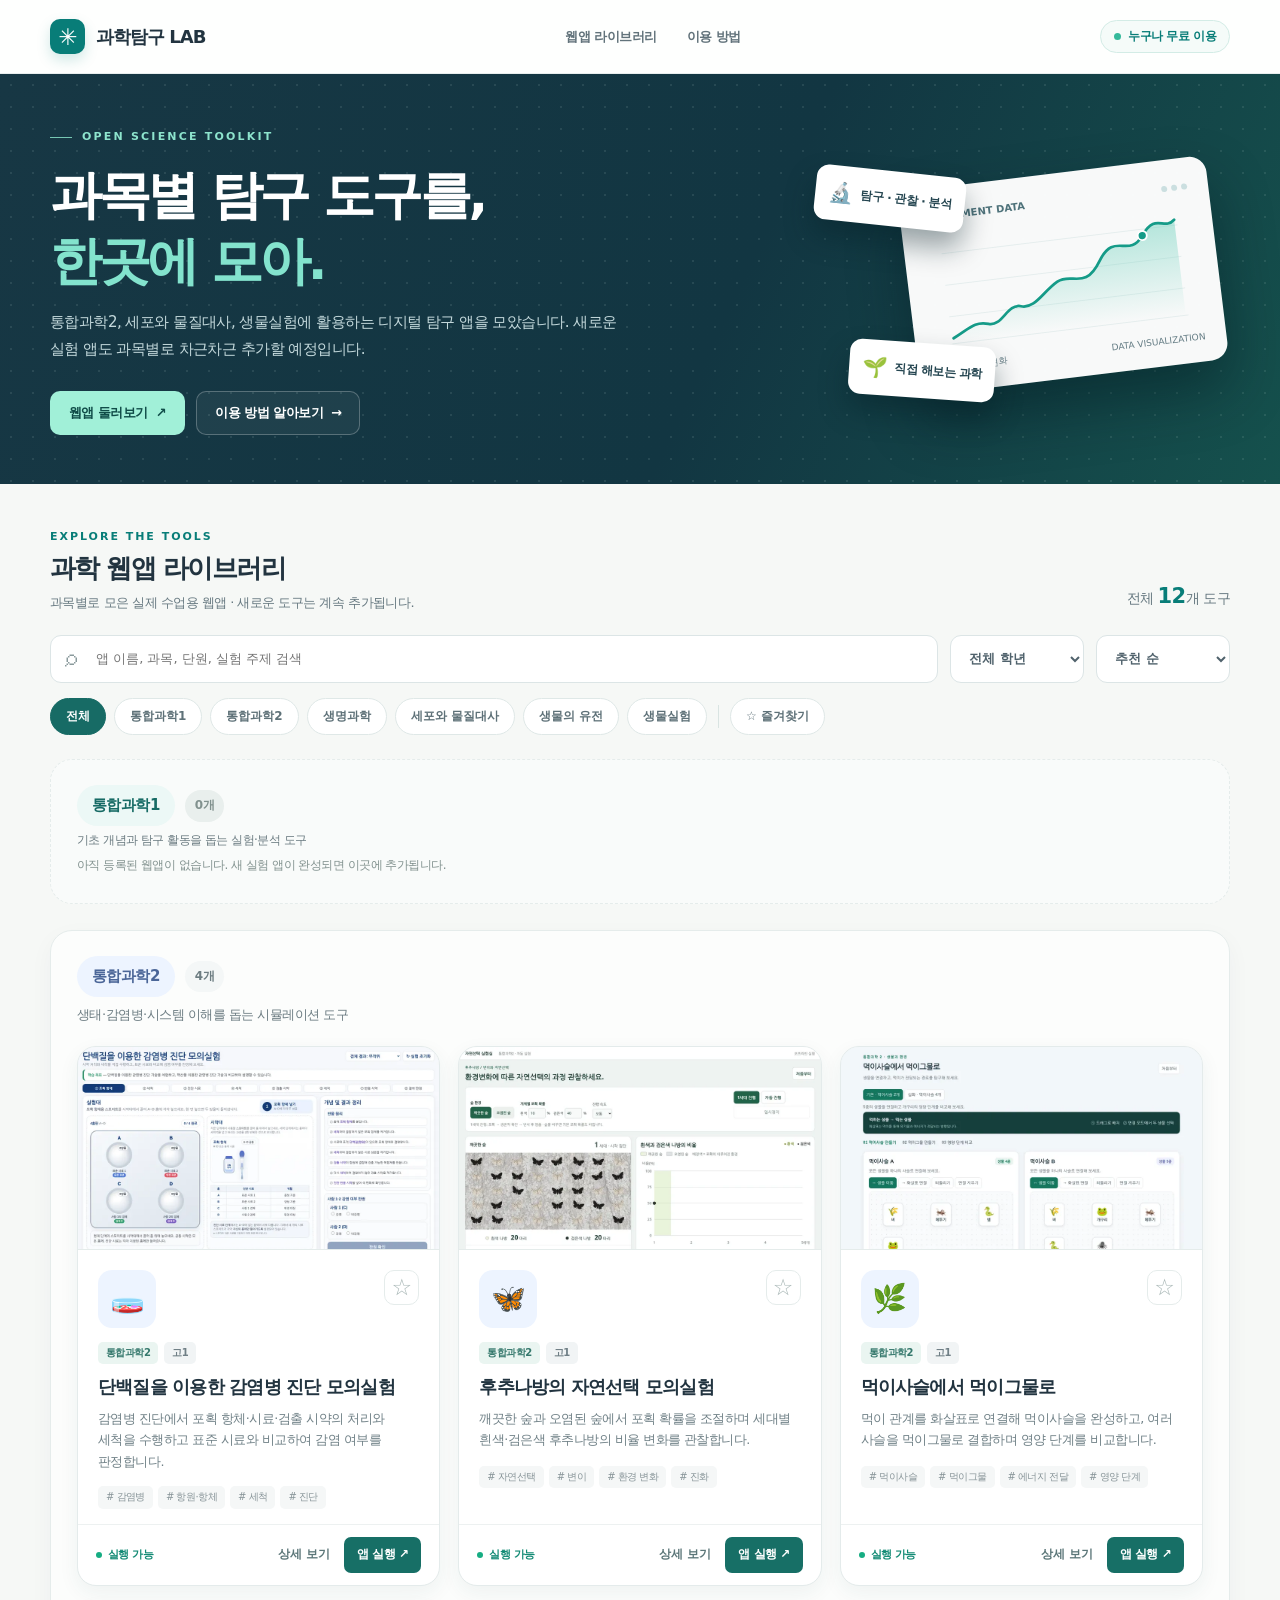
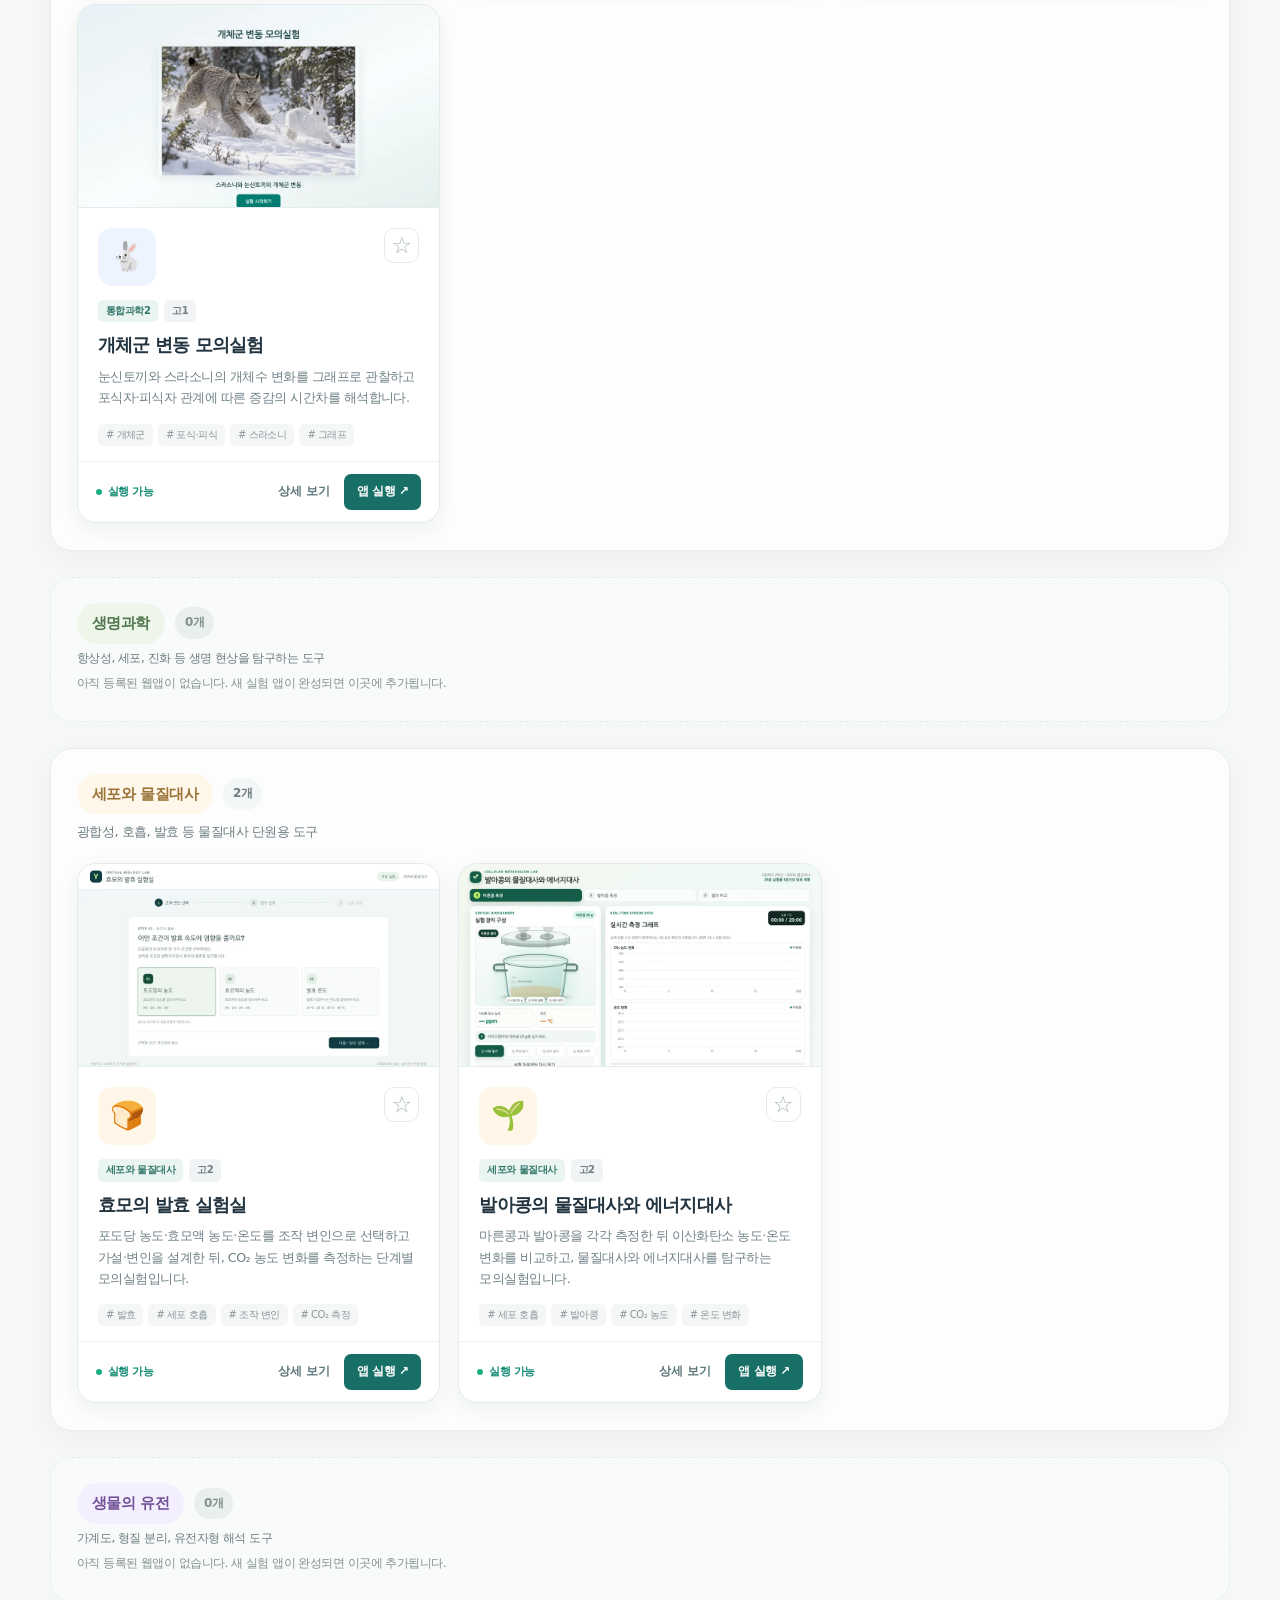
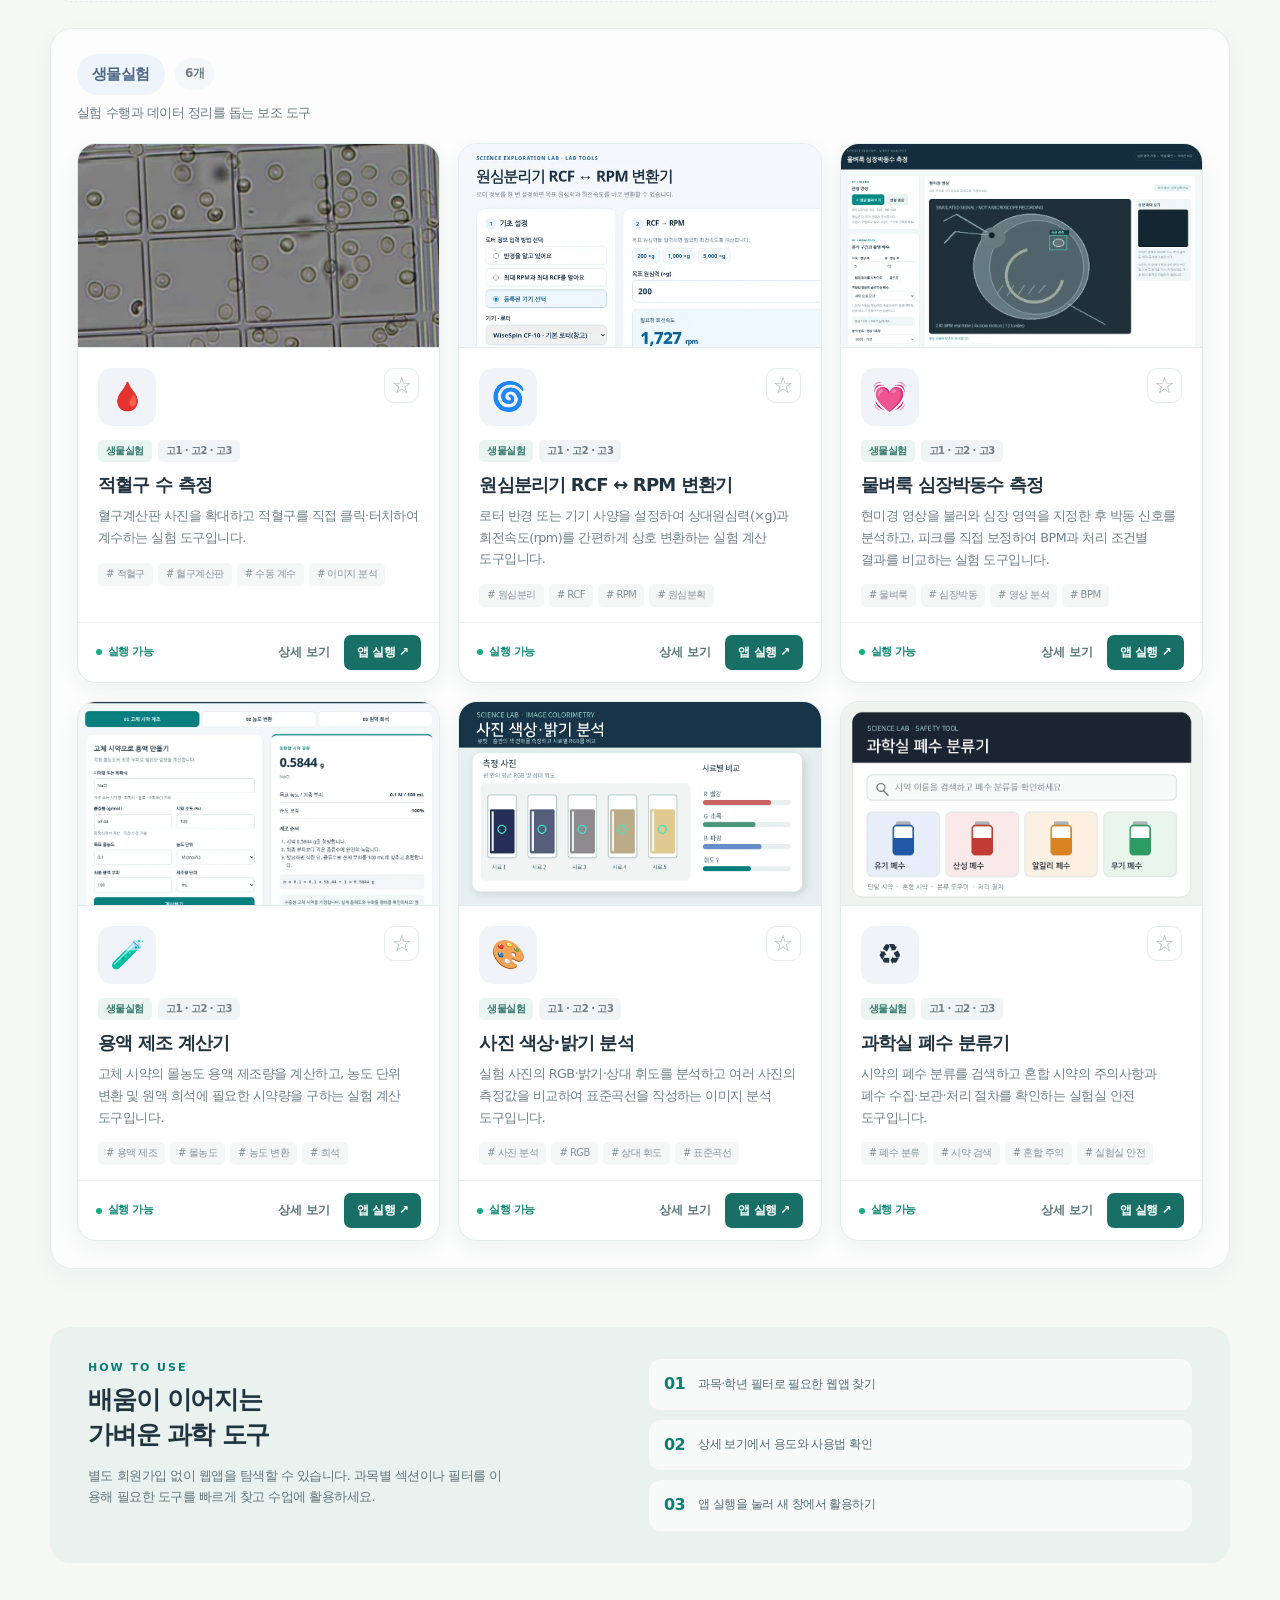
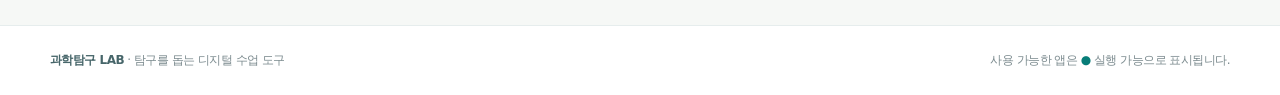
<file: index.html>
<!doctype html>
<html lang="ko">
<head>
  <meta charset="utf-8">
  <meta name="viewport" content="width=device-width,initial-scale=1">
  <meta name="description" content="수업에 활용하는 과학 웹앱을 한곳에서 찾고 실행하는 공개형 디지털 탐구 도구 라이브러리">
  <meta name="theme-color" content="#12333d">
  <title>과학탐구 LAB | 웹앱 라이브러리</title>
  <link rel="stylesheet" href="styles.css">
  <script defer src="apps-data.js"></script>
  <script defer src="portal.js"></script>
</head>
<body>
  <header class="site-header">
    <div class="wrap head-inner">
      <a class="brand" href="index.html" aria-label="포털 홈"><span class="brand-mark" aria-hidden="true">✳</span><span id="brandName">과학탐구 <span class="suffix">LAB</span></span></a>
      <nav class="head-links" aria-label="주 메뉴"><a href="#library">웹앱 라이브러리</a><a href="#guide">이용 방법</a></nav>
      <span class="head-status"><span class="dot"></span> 누구나 무료 이용</span>
    </div>
  </header>
  <section class="hero" aria-labelledby="heroTitle">
    <div class="wrap">
      <div class="hero-copy">
        <span class="eyebrow">OPEN SCIENCE TOOLKIT</span>
        <h1 id="heroTitle">과목별 탐구 도구를,<br><span class="accent">한곳에 모아.</span></h1>
        <p id="heroIntro">실험 데이터를 분석하고, 보이지 않는 현상을 시뮬레이션하며, 탐구의 질문을 넓혀가는 웹앱 모음입니다.</p>
        <div class="hero-buttons"><a class="btn btn-primary" href="#library">웹앱 둘러보기 <span aria-hidden="true">↗</span></a><a class="btn btn-ghost" href="#guide">이용 방법 알아보기 <span aria-hidden="true">→</span></a></div>
      </div>
      <div class="hero-art" aria-hidden="true">
        <div class="graph-card">
          <div class="topline"><span>EXPERIMENT DATA</span><span class="mini-pills"><i></i><i></i><i></i></span></div>
          <svg viewBox="0 0 270 130" role="presentation">
            <defs><linearGradient id="fillGraph" x1="0" x2="0" y1="0" y2="1"><stop offset="0" stop-color="#61cdb7" stop-opacity=".45"/><stop offset="1" stop-color="#61cdb7" stop-opacity="0"/></linearGradient></defs>
            <g stroke="#e5eeee" stroke-width="1"><line x1="5" y1="20" x2="267" y2="20"/><line x1="5" y1="55" x2="267" y2="55"/><line x1="5" y1="90" x2="267" y2="90"/><line x1="5" y1="120" x2="267" y2="120"/></g>
            <path d="M7 114 C25 106 32 98 47 103 S70 83 85 88 S111 75 128 66 S157 80 177 49 S209 51 227 27 S251 25 264 14 L264 120 L7 120Z" fill="url(#fillGraph)"/>
            <path d="M7 114 C25 106 32 98 47 103 S70 83 85 88 S111 75 128 66 S157 80 177 49 S209 51 227 27 S251 25 264 14" stroke="#159b88" stroke-width="3" fill="none" stroke-linecap="round"/>
            <circle cx="227" cy="27" r="5" fill="#159b88" stroke="white" stroke-width="2"/>
          </svg>
          <div class="bottomline"><span>시간에 따른 변화</span><span>DATA VISUALIZATION</span></div>
        </div>
        <div class="float-chip"><b>🔬</b> 탐구 · 관찰 · 분석</div>
        <div class="float-chip float-chip2"><b>🌱</b> 직접 해보는 과학</div>
      </div>
    </div>
  </section>
  <main class="wrap main" id="library">
    <div class="section-head">
      <div><div class="overline">EXPLORE THE TOOLS</div><h2>과학 웹앱 라이브러리</h2><p id="sectionSub">과목별 섹션 또는 필터를 이용해 필요한 웹앱을 찾아 수업에 활용해 보세요.</p></div>
      <div class="count">전체 <strong id="totalCount">0</strong>개 도구</div>
    </div>
    <div class="notice" id="setupNotice" hidden><span class="ico" aria-hidden="true">ⓘ</span><div><strong>포털 시작용 예시 목록입니다.</strong> 실제 앱은 아직 연결되지 않았습니다. 관리 화면에서 HTML 경로나 웹주소를 등록하면 앱 실행 버튼이 활성화됩니다.</div></div>
    <div class="toolbar">
      <div class="search-wrap"><input id="search" class="search" type="search" autocomplete="off" aria-label="웹앱 검색" placeholder="앱 이름, 과목, 단원, 실험 주제 검색"></div>
      <select id="gradeSelect" aria-label="학년 선택"><option value="all">전체 학년</option><option value="고1">고1</option><option value="고2">고2</option><option value="고3">고3</option></select>
      <select id="sortSelect" aria-label="정렬"><option value="default">추천 순</option><option value="name">이름 순</option><option value="ready">실행 가능 순</option></select>
    </div>
    <div class="filters" role="group" aria-label="과목 필터" id="filters">
      <button class="chip" type="button" data-subject="all" aria-pressed="true">전체</button>
      <button class="chip" type="button" data-subject="생명과학" aria-pressed="false">생명과학</button>
      <button class="chip" type="button" data-subject="통합과학" aria-pressed="false">통합과학</button>
      <button class="chip" type="button" data-subject="물리학" aria-pressed="false">물리학</button>
      <button class="chip" type="button" data-subject="실험 도구" aria-pressed="false">실험 도구</button>
      <span class="filter-divider"></span><button class="chip fav-filter" id="favoriteFilter" type="button" aria-pressed="false">☆ 즐겨찾기</button>
    </div>
    <div id="resultCount" class="sr-only" aria-live="polite"></div>
    <div class="cards" id="cards"></div>
    <div id="empty" class="empty" hidden><strong>검색 결과가 없습니다.</strong><div>다른 검색어나 분류로 다시 찾아보세요.</div><button class="manage-btn light" id="resetFilters" type="button">필터 초기화</button></div>
    <section class="guide-section" id="guide">
      <div class="guide-panel">
        <div><div class="overline">HOW TO USE</div><h2>배움이 이어지는<br>가벼운 과학 도구</h2><p>별도 회원가입 없이 웹앱을 탐색할 수 있습니다. 과목별 섹션이나 필터를 이용해 필요한 도구를 빠르게 찾고 수업에 활용하세요.</p></div>
        <div class="guide-steps"><div class="guide-item"><b>01</b> 과목·학년 필터로 필요한 웹앱 찾기</div><div class="guide-item"><b>02</b> 상세 보기에서 용도와 사용법 확인</div><div class="guide-item"><b>03</b> 앱 실행을 눌러 새 창에서 활용하기</div></div>
      </div>
    </section>
  </main>
  <footer class="site-footer"><div class="wrap foot-inner"><div><b id="footerName">과학탐구 LAB</b> · 탐구를 돕는 디지털 수업 도구</div><div>사용 가능한 앱은 <span class="footer-signal">●</span> 실행 가능으로 표시됩니다.</div></div></footer>
  <div id="modalBackdrop" class="modal-backdrop" hidden><div class="modal" role="dialog" aria-modal="true" aria-labelledby="modalTitle"><button type="button" class="modal-close" id="closeModal" aria-label="닫기">×</button><div id="modalContent"></div></div></div>
</body>
</html>
</file>
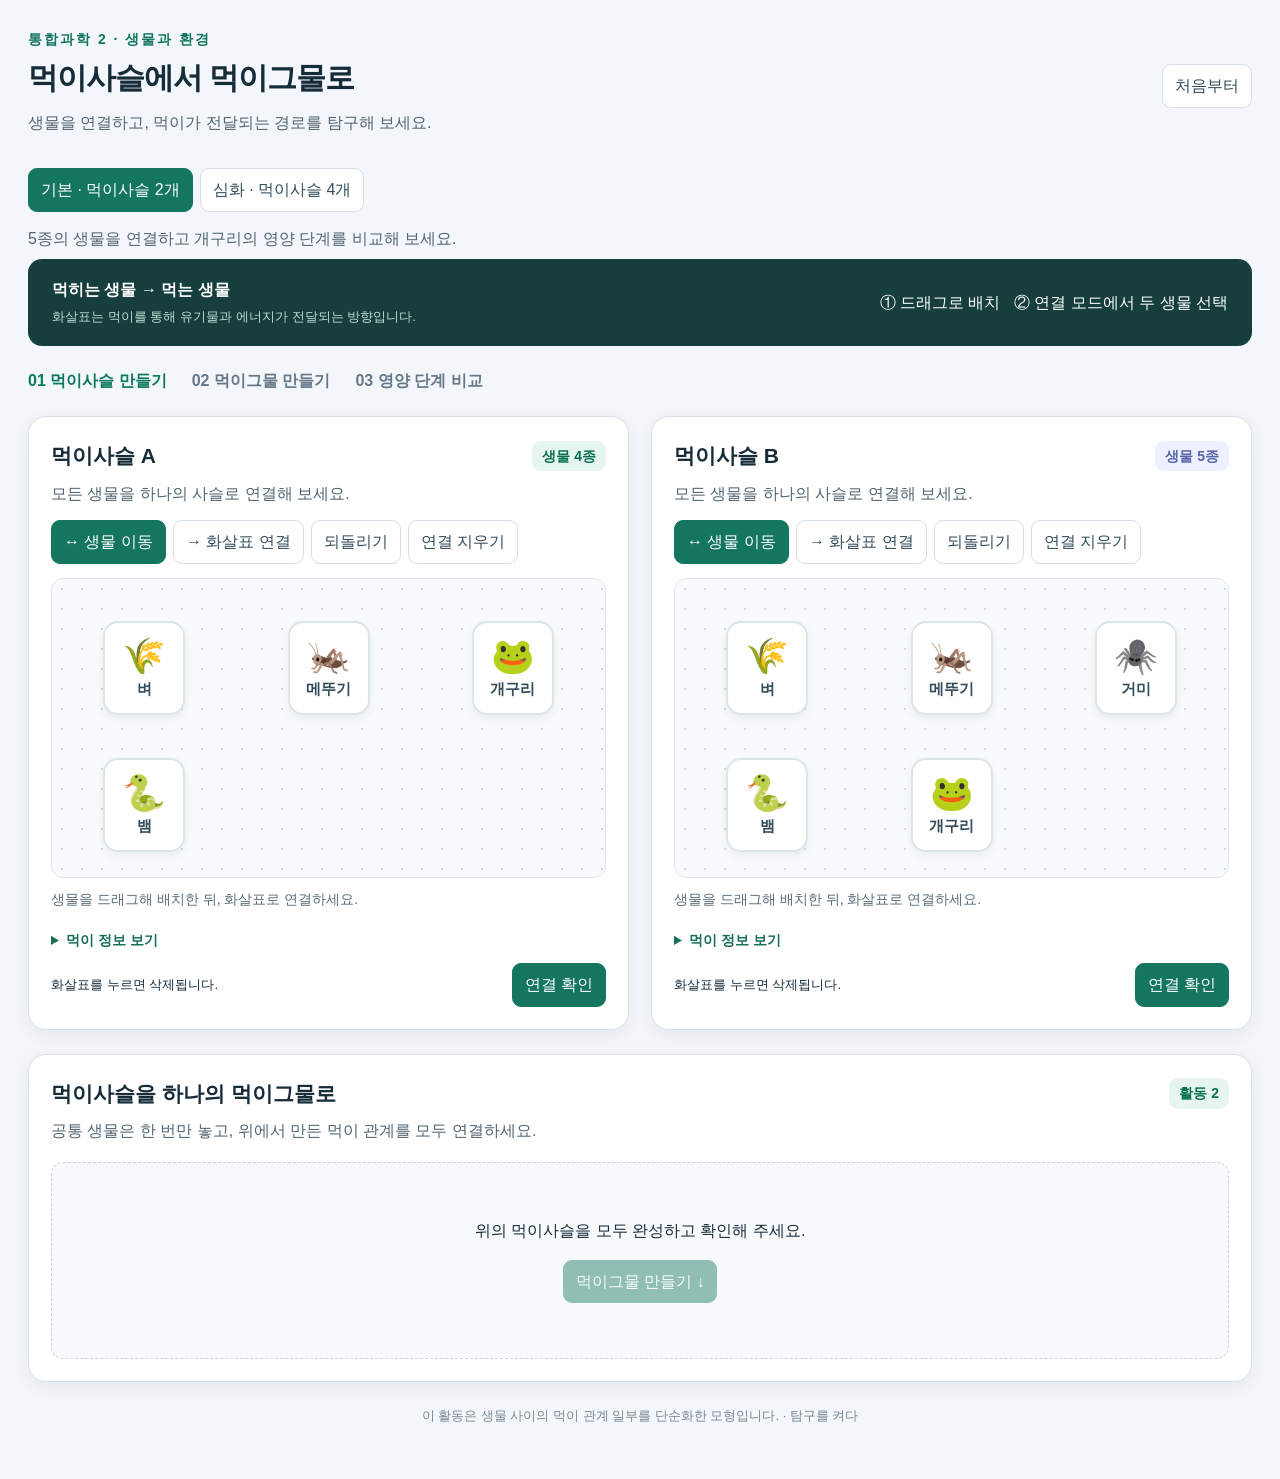
<file: apps/foodchain-foodweb/index.html>
<!doctype html><html lang="ko"><meta charset="utf-8"><meta name="viewport" content="width=device-width,initial-scale=1"><title>먹이사슬에서 먹이그물로</title><style>
*{box-sizing:border-box}body{margin:0;background:#f3f6fa;color:#172c39;font:16px/1.6 'Pretendard','Noto Sans KR',Arial,sans-serif}main{max-width:1320px;margin:auto;padding:28px}header{display:flex;justify-content:space-between;align-items:center;margin-bottom:24px}h1{font-size:30px;letter-spacing:-1px;margin:4px 0}h2{font-size:21px;margin:0}p{margin:8px 0;color:#526572}.eyebrow{color:#14755e;font-size:14px;font-weight:800;letter-spacing:2px}.intro{background:#153e3c;color:white;padding:18px 24px;border-radius:14px;display:flex;justify-content:space-between;gap:20px;align-items:center}.intro small{color:#b9ddd2}.steps{display:flex;gap:25px;margin:22px 0;font-weight:700;color:#667786}.steps span.active{color:#0c785d}.grid{display:grid;grid-template-columns:1fr 1fr;gap:22px}.panel{background:white;border:1px solid #dae2e8;border-radius:18px;padding:22px;box-shadow:0 5px 18px #132b4210}.paneltop{display:flex;align-items:center;justify-content:space-between}.badge{background:#e7f5ef;color:#087052;border-radius:9px;padding:4px 10px;font-size:14px;font-weight:700}.b .badge{background:#edf0ff;color:#5863a8}.toolbar{display:flex;gap:7px;flex-wrap:wrap;margin:14px 0}button,select{font:inherit;border:1px solid #d6dfe6;background:white;color:#334c5a;border-radius:9px;padding:8px 12px;cursor:pointer}button:hover{background:#eef5f5}button:focus-visible,select:focus-visible{outline:3px solid #eab64b;outline-offset:2px}button.on,button.primary{background:#14765f;color:white;border-color:#14765f}button:disabled{opacity:.45;cursor:not-allowed}.board{height:300px;position:relative;background-color:#f8fafc;background-image:radial-gradient(#cfdae1 1px,transparent 1px);background-size:20px 20px;border:1px solid #e0e7ed;border-radius:12px;overflow:hidden;touch-action:none}.board svg{position:absolute;width:100%;height:100%;inset:0}.animal{position:absolute;width:82px;height:94px;background:white;border:2px solid #dce5e7;border-radius:15px;display:flex;align-items:center;justify-content:center;flex-direction:column;box-shadow:0 4px 8px #132b4210;padding:3px;touch-action:none;user-select:none;cursor:grab}.animal .icon{font-size:35px;line-height:1.2}.animal strong{font-size:15px}.animal.selected{border-color:#e8ad2f;background:#fff8df;box-shadow:0 0 0 3px #f7d88155}.animal.dim{opacity:.3}.animal em{font-size:12px;font-style:normal;color:#086b52}.feedback{min-height:29px;font-size:14px;margin-top:10px;color:#596d79}.feedback.good{color:#087052;font-weight:700}.feedback.bad{color:#b0412b}.bottomrow{display:flex;align-items:center;justify-content:space-between;gap:10px}.web{margin-top:24px}.web .board{height:340px}.locked{padding:55px 20px;text-align:center;background:#f7f9fb;border:1px dashed #cad6dd;border-radius:12px;margin-top:18px}.hidden{display:none!important}.explore{margin-top:22px;border-top:1px solid #e0e7ed;padding-top:20px}.routebar{display:flex;gap:10px;flex-wrap:wrap;margin:14px 0}.question{background:#f0f7f4;border-radius:12px;padding:18px;margin-top:16px}.compare{display:grid;grid-template-columns:1fr 1fr;gap:16px}.answer{background:#fff;padding:15px;border:1px solid #d8e7df;border-radius:10px}textarea{width:100%;min-height:85px;padding:12px;border:1px solid #cddcd6;border-radius:9px;font:inherit;resize:vertical;margin-top:10px}details{font-size:14px;margin:12px 0}summary{cursor:pointer;color:#176e59;font-weight:700}.info{padding:12px;background:#f0f7f4;border-radius:10px}footer{font-size:13px;color:#788992;text-align:center;margin:24px}path.edge{cursor:pointer;pointer-events:stroke}#unlock{margin-top:16px}@media(max-width:800px){main{padding:16px}.grid,.compare{grid-template-columns:1fr}h1{font-size:25px}header{align-items:flex-start}.intro{display:block}.steps{font-size:14px;gap:12px}.panel{padding:15px}.board{height:310px}.animal{width:72px;height:88px}.animal .icon{font-size:30px}.web .board{height:370px}}
</style><main><header><div><div class="eyebrow">통합과학 2 · 생물과 환경</div><h1>먹이사슬에서 먹이그물로</h1><p>생물을 연결하고, 먹이가 전달되는 경로를 탐구해 보세요.</p></div><button id="reset">처음부터</button></header><div class="toolbar" id="levels"><button class="on" data-level="basic">기본 · 먹이사슬 2개</button><button data-level="advanced">심화 · 먹이사슬 4개</button></div><p id="levelnote">5종의 생물을 연결하고 개구리의 영양 단계를 비교해 보세요.</p><div class="intro"><div><b>먹히는 생물 → 먹는 생물</b><br><small>화살표는 먹이를 통해 유기물과 에너지가 전달되는 방향입니다.</small></div><div>① 드래그로 배치 &nbsp; ② 연결 모드에서 두 생물 선택</div></div><div class="steps"><span class="active" id="step1">01 먹이사슬 만들기</span><span id="step2">02 먹이그물 만들기</span><span id="step3">03 영양 단계 비교</span></div><div class="grid" id="chains"></div><section class="panel web"><div class="paneltop"><h2>먹이사슬을 하나의 먹이그물로</h2><span class="badge">활동 2</span></div><p>공통 생물은 한 번만 놓고, 위에서 만든 먹이 관계를 모두 연결하세요.</p><div id="locked" class="locked">위의 먹이사슬을 모두 완성하고 확인해 주세요.<br><button id="unlock" class="primary" disabled>먹이그물 만들기 ↓</button></div><div id="webwork" class="hidden"></div><div id="extra" class="question hidden"><b>새로운 먹이 정보</b><p>참새는 벼의 낟알뿐 아니라 메뚜기도 먹습니다. 먹이그물에 이 관계를 추가하고 다시 연결 확인을 눌러 보세요.</p></div><div id="explore" class="explore hidden"></div></section><footer>이 활동은 생물 사이의 먹이 관계 일부를 단순화한 모형입니다. · 탐구를 켜다</footer></main><script>
const animals={rice:['🌾','벼'],hopper:['🦗','메뚜기'],spider:['🕷️','거미'],frog:['🐸','개구리'],snake:['🐍','뱀'],sparrow:['🐦','참새'],mouse:['🐁','생쥐'],hawk:['🦅','매']};
const configs={basic:{A:['rice','hopper','frog','snake'],B:['rice','hopper','spider','frog','snake']},advanced:{A:['rice','hopper','frog','snake','hawk'],B:['rice','hopper','spider','frog','snake','hawk'],C:['rice','sparrow','hawk'],D:['rice','mouse','snake','hawk']}};
let level='basic',routes=configs.basic;const pair=r=>r.slice(1).map((v,i)=>r[i]+'>'+v);let expected={},boards={},activeRoute='all',revealed=false,webOpen=false,extraReady=false,analysisPaths=[],pathIndex=-1;const sessions={};
function ready(){return Object.keys(routes).every(k=>boards[k]?.valid)}
function requirements(){expected=Object.fromEntries(Object.entries(routes).map(([k,v])=>[k,pair(v)]));expected.W=[...new Set(Object.values(expected).flat())];if(extraReady)expected.W.push('hopper>sparrow')}
function panel(id){return `<div class="toolbar"><button data-mode="move" class="on">↔ 생물 이동</button><button data-mode="link">→ 화살표 연결</button><button data-action="undo">되돌리기</button><button data-action="clear">연결 지우기</button></div><div class="board" id="board${id}"><svg aria-label="먹이 관계 화살표"></svg></div><div class="feedback" aria-live="polite">생물을 드래그해 배치한 뒤, 화살표로 연결하세요.</div><details><summary>먹이 정보 보기</summary><div class="info">이 모형에서 메뚜기는 벼의 잎을, 거미는 메뚜기를, 개구리는 메뚜기와 거미를, 뱀은 개구리를 먹습니다.${level==='advanced'?' 참새와 생쥐는 벼의 낟알을, 뱀은 생쥐도, 매는 참새와 뱀을 먹습니다.':''}</div></details><div class="bottomrow"><small>화살표를 누르면 삭제됩니다.</small><button class="primary" data-action="check">연결 확인</button></div>`}
function make(id,host,ids){host.innerHTML=panel(id);let b=boards[id]={id,host,ids,edges:[],mode:'move',selected:null,valid:false,positions:{},history:[]};b.el=host.querySelector('.board');let slots=ids.map((_,i)=>i).sort(()=>Math.random()-.5);ids.forEach((a,i)=>{let slot=slots[i],cols=id==='W'?5:3;b.positions[a]={x:(slot%cols+.5)/cols,y:slot<cols?.3:.76};let n=document.createElement('button');n.type='button';n.className='animal';n.dataset.animal=a;n.setAttribute('aria-label',animals[a][1]);n.innerHTML=`<span class="icon">${animals[a][0]}</span><strong>${animals[a][1]}</strong><em></em>`;b.el.append(n);n.addEventListener('click',()=>{if(b.mode==='link')select(b,a)});n.addEventListener('pointerdown',e=>{if(b.mode!=='move')return;e.preventDefault();n.setPointerCapture(e.pointerId);let r=b.el.getBoundingClientRect();const move=ev=>{b.positions[a]={x:Math.max(44,Math.min(r.width-44,ev.clientX-r.left))/r.width,y:Math.max(49,Math.min(r.height-49,ev.clientY-r.top))/r.height};draw(b)};n.onpointermove=move;n.onpointerup=n.onpointercancel=()=>{n.onpointermove=null};});n.addEventListener('keydown',e=>{if(b.mode==='move'&&['ArrowUp','ArrowDown','ArrowLeft','ArrowRight'].includes(e.key)){e.preventDefault();let p=b.positions[a];p.x=Math.max(.12,Math.min(.88,p.x+(e.key==='ArrowRight'?.03:e.key==='ArrowLeft'?-.03:0)));p.y=Math.max(.18,Math.min(.82,p.y+(e.key==='ArrowDown'?.04:e.key==='ArrowUp'?-.04:0)));draw(b)}})});host.querySelectorAll('[data-mode]').forEach(btn=>btn.onclick=()=>{b.mode=btn.dataset.mode;b.selected=null;host.querySelectorAll('[data-mode]').forEach(x=>x.classList.toggle('on',x===btn));msg(b,b.mode==='link'?'먹히는 생물을 먼저, 먹는 생물을 다음에 선택하세요.':'생물을 드래그하거나 방향키로 이동하세요.');draw(b)});host.querySelector('[data-action=undo]').onclick=()=>{if(b.history.length){b.edges=b.history.pop();changed(b)}};host.querySelector('[data-action=clear]').onclick=()=>{b.history.push([...b.edges]);b.edges=[];changed(b)};host.querySelector('[data-action=check]').onclick=()=>check(b);new ResizeObserver(()=>draw(b)).observe(b.el);draw(b)}
function msg(b,t,kind=''){let el=b.host.querySelector('.feedback');el.textContent=t;el.className='feedback '+kind}
function select(b,a){if(!b.selected){b.selected=a;msg(b,animals[a][1]+' → 다음으로 먹는 생물을 선택하세요.')}else{if(b.selected!==a){let edge=b.selected+'>'+a;if(!b.edges.includes(edge)){b.history.push([...b.edges]);b.edges.push(edge);changed(b)}}b.selected=null}draw(b)}
function changed(b){b.valid=false;b.selected=null;msg(b,'연결을 수정했어요. 완성하면 연결 확인을 눌러 주세요.');if(b.id==='W'){activeRoute='all';revealed=false;document.getElementById('explore').classList.add('hidden')}document.getElementById('unlock').disabled=!ready();draw(b)}
function check(b){let wrong=b.edges.filter(e=>!expected[b.id].includes(e)),missing=expected[b.id].filter(e=>!b.edges.includes(e));b.valid=!wrong.length&&!missing.length;if(wrong.length)msg(b,'먹이 정보와 화살표 방향을 다시 확인해 보세요. ('+wrong.length+'개 연결 검토 필요)','bad');else if(missing.length)msg(b,'지금 연결은 맞아요. '+missing.length+'개의 관계를 더 연결해 보세요.');else{msg(b,'✓ 완성했어요! 모든 먹이 관계가 올바르게 연결되었어요.','good');if(b.id==='W'){if(level==='advanced'&&!extraReady){extraReady=true;requirements();b.valid=false;document.getElementById('extra').classList.remove('hidden');msg(b,'✓ 네 사슬을 합쳤어요! 아래의 새 먹이 정보를 읽고 연결을 하나 추가하세요.','good')}else{document.getElementById('explore').classList.remove('hidden');document.getElementById('step3').classList.add('active');analysis()}}}document.getElementById('unlock').disabled=!ready()}
function draw(b){const w=b.el.clientWidth,h=b.el.clientHeight;let selectedEdges=b.id==='W'&&activeRoute!=='all'?pair(analysisPaths[pathIndex]||[]):null;let svg=b.el.querySelector('svg');svg.innerHTML=`<defs><marker id="arrow${b.id}" viewBox="0 0 10 10" refX="9" refY="5" markerWidth="7" markerHeight="7" orient="auto-start-reverse"><path d="M 0 0 L 10 5 L 0 10 z" fill="#278473"/></marker></defs>`;b.edges.forEach(edge=>{let [a,z]=edge.split('>'),p=b.positions[a],q=b.positions[z],dx=(q.x-p.x)*w,dy=(q.y-p.y)*h;let len=Math.hypot(dx,dy)||1;let start=Math.min(len*.3,Math.min(44/Math.max(Math.abs(dx/len),.001),50/Math.max(Math.abs(dy/len),.001))+3);let end=Math.min(len*.3,Math.min(44/Math.max(Math.abs(dx/len),.001),50/Math.max(Math.abs(dy/len),.001))+6);let path=document.createElementNS('http://www.w3.org/2000/svg','path');path.setAttribute('d',`M${p.x*w+dx/len*start},${p.y*h+dy/len*start} L${q.x*w-dx/len*end},${q.y*h-dy/len*end}`);path.setAttribute('stroke','#278473');path.setAttribute('stroke-width','3');path.setAttribute('fill','none');path.setAttribute('marker-end',`url(#arrow${b.id})`);path.setAttribute('class','edge');path.style.opacity=selectedEdges&&!selectedEdges.includes(edge)?'.16':'1';path.onclick=()=>{b.history.push([...b.edges]);b.edges=b.edges.filter(x=>x!==edge);changed(b)};svg.append(path)});b.el.querySelectorAll('.animal').forEach(n=>{let a=n.dataset.animal,p=b.positions[a];n.style.left=`${Math.max(n.offsetWidth/2,Math.min(w-n.offsetWidth/2,p.x*w))-n.offsetWidth/2}px`;n.style.top=`${Math.max(n.offsetHeight/2,Math.min(h-n.offsetHeight/2,p.y*h))-n.offsetHeight/2}px`;n.classList.toggle('selected',b.selected===a);let index=b.id==='W'&&activeRoute!=='all'?(analysisPaths[pathIndex]||[]).indexOf(a):-1;n.classList.toggle('dim',selectedEdges&&index<0);n.querySelector('em').textContent=revealed&&b.id==='W'&&index>=0?(index===0?'생산자':index+'차 소비자'):''})}

function init(){requirements();document.getElementById('chains').innerHTML=Object.keys(routes).map(id=>`<section class="panel ${id.toLowerCase()}"><div class="paneltop"><h2>먹이사슬 ${id}</h2><span class="badge">생물 ${routes[id].length}종</span></div><p>모든 생물을 하나의 사슬로 연결해 보세요.</p><div id="host${id}"></div></section>`).join('');Object.keys(routes).forEach(id=>make(id,document.getElementById('host'+id),routes[id]));}
function openWeb(){webOpen=true;document.getElementById('locked').classList.add('hidden');let host=document.getElementById('webwork');host.classList.remove('hidden');make('W',host,[...new Set(Object.values(routes).flat())]);let positions=level==='basic'?{rice:{x:.12,y:.5},hopper:{x:.34,y:.5},spider:{x:.55,y:.2},frog:{x:.7,y:.65},snake:{x:.9,y:.35}}:{rice:{x:.1,y:.5},hopper:{x:.31,y:.68},spider:{x:.5,y:.8},frog:{x:.69,y:.7},snake:{x:.86,y:.5},hawk:{x:.88,y:.15},sparrow:{x:.36,y:.16},mouse:{x:.62,y:.15}};boards.W.positions=positions;draw(boards.W);document.getElementById('step2').classList.add('active')}
function pathsTo(target){let found=[];function visit(path){let a=path.at(-1);if(a===target){found.push(path);return}for(let edge of boards.W.edges){let [from,to]=edge.split('>');if(from===a&&!path.includes(to))visit([...path,to])}}visit(['rice']);return found.sort((a,b)=>a.length-b.length)}
function analysis(){const host=document.getElementById('explore');host.innerHTML=`<div class="paneltop"><h2>먹이 경로와 영양 단계 분석</h2><span class="badge">활동 3</span></div><p>생물을 선택하고 각 경로를 비교해 보세요. 답을 선택한 뒤 확인하면 영양 단계가 표시됩니다.</p><div class="toolbar" id="targets"></div><div class="routebar" id="pathbuttons"></div><div id="pathquestion" class="question"></div><div class="question"><b>같은 생물의 영양 단계가 경로에 따라 달라지는 이유는 무엇인가요?</b><textarea id="reason" aria-label="분석 기록" placeholder="먹이가 되는 생물의 영양 단계와 연결하여 설명해 보세요."></textarea><details><summary>생각 정리 확인하기</summary><p>같은 생물이라도 먹이가 되는 생물의 영양 단계가 다르면 서로 다른 영양 단계에 놓일 수 있습니다. 먹이그물은 여러 먹이사슬이 공통 생물을 통해 연결된 것입니다.</p></details></div>`;let targets=level==='basic'?['frog']:['sparrow','frog','snake'];targets.forEach(a=>{let btn=document.createElement('button');btn.textContent=animals[a][0]+' '+animals[a][1];btn.onclick=()=>{host.querySelectorAll('#targets button').forEach(x=>x.classList.toggle('on',x===btn));showPaths(a)};host.querySelector('#targets').append(btn)});host.querySelector('#targets button').click()}
let analysisAnswers={};
function showPaths(target){analysisPaths=pathsTo(target);pathIndex=-1;activeRoute='all';revealed=false;let bar=document.getElementById('pathbuttons');bar.innerHTML='<button class="on">전체 보기</button>';bar.firstChild.onclick=()=>{activeRoute='all';pathIndex=-1;bar.querySelectorAll('button').forEach((b,i)=>b.classList.toggle('on',i===0));draw(boards.W)};analysisPaths.forEach((path,i)=>{let b=document.createElement('button');b.textContent='경로 '+(i+1);b.onclick=()=>{activeRoute='path';pathIndex=i;revealed=!!analysisAnswers[path.join('>')];bar.querySelectorAll('button').forEach(x=>x.classList.toggle('on',x===b));showQuestion(target,path);draw(boards.W)};bar.append(b)});document.getElementById('pathquestion').innerHTML=`<b>${animals[target][1]}까지 이어지는 경로 ${analysisPaths.length}개를 찾았어요.</b><p>위의 경로 버튼을 눌러 하나씩 분석해 보세요.</p>`;draw(boards.W)}
function showQuestion(target,path){let q=document.getElementById('pathquestion'),key=path.join('>'),n=path.length-1;q.innerHTML=`<b>${path.map(a=>animals[a][1]).join(' → ')}</b><p>이 경로에서 ${animals[target][1]}는 몇 차 소비자인가요?</p><select aria-label="소비자 단계"><option value="">선택하세요</option>${[1,2,3,4,5].map(i=>`<option value="${i}">${i}차 소비자</option>`).join('')}</select> <button class="primary">답 확인</button><div class="feedback" aria-live="polite"></div>`;let feedback=q.querySelector('.feedback');function correct(){revealed=true;analysisAnswers[key]=n;feedback.textContent=`✓ ${n}차 소비자 = 제${n+1}영양 단계입니다. 생산자는 제1영양 단계입니다.`;feedback.className='feedback good';draw(boards.W)}q.querySelector('button').onclick=()=>{if(+q.querySelector('select').value===n)correct();else{feedback.textContent='생산자 다음부터 1차, 2차… 차례대로 세어 보세요.';feedback.className='feedback bad'}};if(analysisAnswers[key]){q.querySelector('select').value=n;correct()}}
function snapshot(){sessions[level]={boards:Object.fromEntries(Object.entries(boards).map(([k,b])=>[k,{edges:[...b.edges],positions:structuredClone(b.positions),valid:b.valid}])),webOpen,extraReady,answers:analysisAnswers,reason:document.getElementById('reason')?.value||''}}
function switchLevel(next){snapshot();level=next;routes=configs[level];boards={};webOpen=false;extraReady=false;analysisAnswers={};activeRoute='all';pathIndex=-1;revealed=false;document.getElementById('webwork').innerHTML='';document.getElementById('webwork').classList.add('hidden');document.getElementById('locked').classList.remove('hidden');['extra','explore'].forEach(id=>document.getElementById(id).classList.add('hidden'));['step2','step3'].forEach(id=>document.getElementById(id).classList.remove('active'));document.querySelectorAll('[data-level]').forEach(b=>{b.classList.toggle('on',b.dataset.level===level);b.setAttribute('aria-pressed',b.dataset.level===level)});document.getElementById('levelnote').textContent=level==='basic'?'5종의 생물을 연결하고 개구리의 영양 단계를 비교해 보세요.':'8종의 생물로 네 사슬을 만들고, 참새·개구리·뱀의 영양 단계를 분석해 보세요.';init();let saved=sessions[level];if(saved){extraReady=saved.extraReady;requirements();analysisAnswers=saved.answers;if(saved.webOpen)openWeb();for(let [k,v] of Object.entries(saved.boards)){if(boards[k]){Object.assign(boards[k],v);draw(boards[k]);if(v.valid)msg(boards[k],'✓ 완성한 연결입니다.','good')}}if(extraReady)document.getElementById('extra').classList.remove('hidden');if(boards.W?.valid){document.getElementById('explore').classList.remove('hidden');document.getElementById('step3').classList.add('active');analysis();document.getElementById('reason').value=saved.reason}}document.getElementById('unlock').disabled=!ready()}
init();document.getElementById('unlock').onclick=()=>{openWeb();document.getElementById('webwork').scrollIntoView({behavior:'smooth',block:'center'})};document.querySelectorAll('[data-level]').forEach(b=>b.onclick=()=>{if(b.dataset.level!==level)switchLevel(b.dataset.level)});document.getElementById('reset').onclick=()=>{if(confirm('현재 버전의 연결과 답을 지우고 다시 시작할까요?')){snapshot();delete sessions[level];const current=level;level='_reset';switchLevel(current);delete sessions._reset}};
</script></html>
</file>
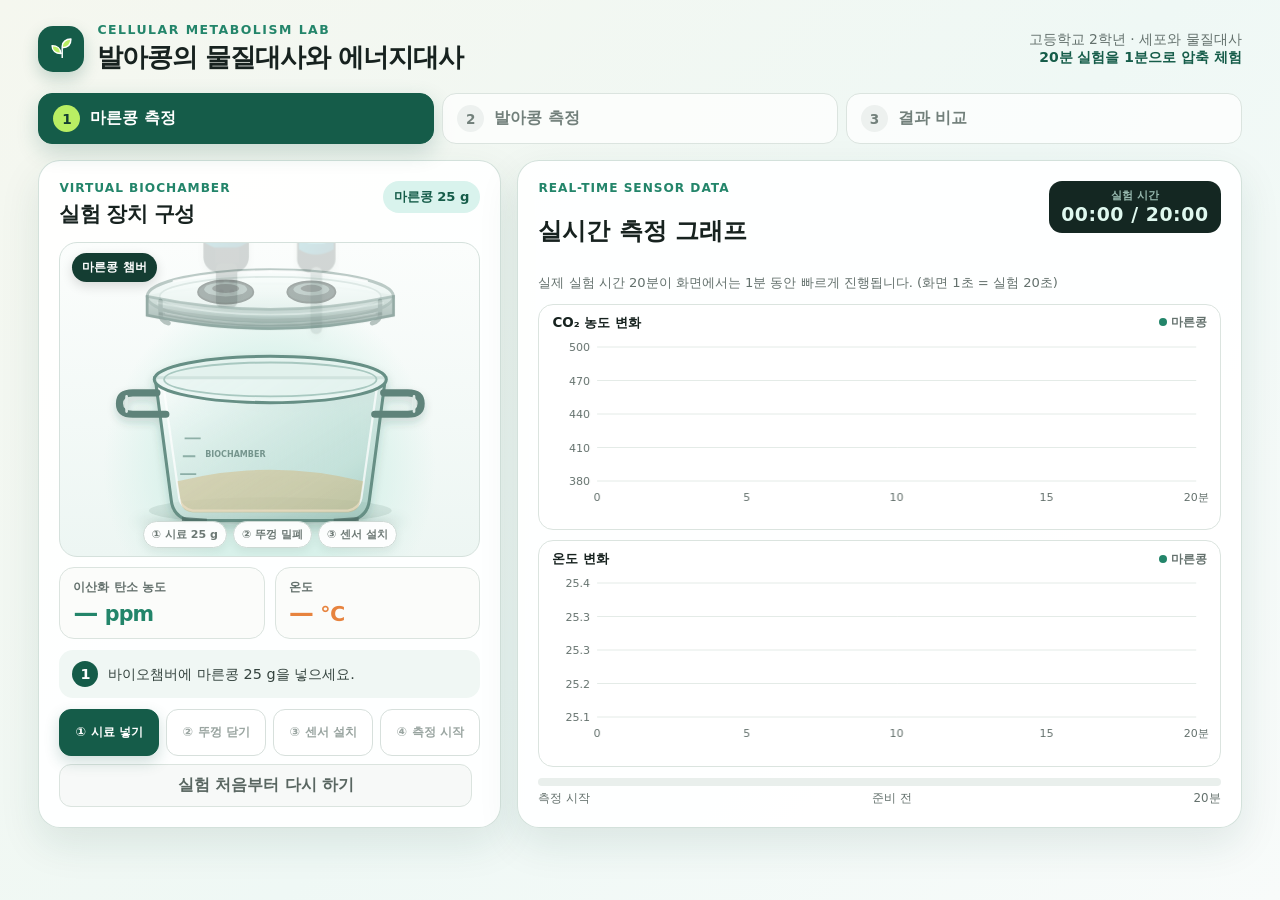
<file: apps/germinating-beans/index.html>
<!doctype html>
<html lang="ko">
<head>
  <meta charset="utf-8">
  <meta name="viewport" content="width=device-width,initial-scale=1">
  <meta name="description" content="마른콩과 발아콩의 이산화 탄소 농도 및 온도 변화를 비교하며 물질대사와 에너지대사를 체험하는 고등학교 생명과학 가상 실험실">
  <title>발아콩의 물질대사와 에너지대사 | 가상 실험실</title>
  <link rel="icon" type="image/svg+xml" href="data:image/svg+xml,%3Csvg xmlns='http://www.w3.org/2000/svg' viewBox='0 0 64 64'%3E%3Crect width='64' height='64' rx='16' fill='%2311473a'/%3E%3Cpath d='M33 48V28c0-9 7-15 17-15 0 10-5 18-17 18M31 39c-9 0-16-5-16-15 10 0 16 5 16 15Z' fill='%23b9ee63' stroke='%23fff' stroke-width='3' stroke-linejoin='round'/%3E%3C/svg%3E">
  <style>
    :root{--ink:#17221f;--muted:#64716d;--green:#155c49;--green2:#23856a;--lime:#b9ee63;--aqua:#d9f3ed;--cream:#f7f5ed;--paper:#fff;--line:#dbe4df;--orange:#e7833e;--blue:#2d79b7;--shadow:0 16px 40px rgba(23,66,55,.10);font-family:"Pretendard","Noto Sans KR",system-ui,-apple-system,sans-serif;color:var(--ink)}
    *{box-sizing:border-box} body{margin:0;background:linear-gradient(135deg,#f5f7ef 0,#eff8f5 54%,#f8fbfa 100%);min-height:100vh} button,input{font:inherit} button{cursor:pointer}
    .shell{max-width:1440px;margin:auto;padding:22px clamp(16px,3vw,44px) 48px}
    header{display:flex;align-items:center;justify-content:space-between;gap:18px;margin-bottom:18px}.brand{display:flex;gap:13px;align-items:center}.brand-mark{width:46px;height:46px;border-radius:15px;background:var(--green);display:grid;place-items:center;box-shadow:0 7px 16px rgba(21,92,73,.22)}.brand-mark svg{width:29px}.eyebrow{font-weight:800;color:var(--green2);font-size:.78rem;letter-spacing:.12em}.brand h1{font-size:clamp(1.23rem,2vw,1.8rem);margin:3px 0 0;letter-spacing:-.04em}.head-note{color:var(--muted);font-size:.87rem;text-align:right}.head-note strong{color:var(--green)}
    .stepper{display:grid;grid-template-columns:repeat(3,1fr);gap:8px;margin:0 0 16px}.step{position:relative;display:flex;align-items:center;gap:10px;padding:11px 14px;border:1px solid var(--line);border-radius:14px;background:rgba(255,255,255,.72);color:#72807b;font-weight:750}.step b{display:grid;place-items:center;width:27px;height:27px;border-radius:50%;background:#edf1ef;font-size:.85rem}.step.active{background:var(--green);color:#fff;border-color:var(--green);box-shadow:0 8px 22px rgba(21,92,73,.2)}.step.active b{background:var(--lime);color:#143d32}.step.done{border-color:#8fc9b8;color:var(--green)}.step.done b{background:#dcf4e9;color:var(--green)}
    .workspace{display:grid;grid-template-columns:minmax(390px,.78fr) minmax(510px,1.22fr);gap:16px;align-items:stretch}.card{background:rgba(255,255,255,.93);border:1px solid rgba(207,222,215,.9);border-radius:22px;box-shadow:var(--shadow)}
    .lab{padding:20px;display:flex;flex-direction:column;min-height:655px}.section-top{display:flex;align-items:start;justify-content:space-between;gap:15px}.kicker{margin:0 0 5px;color:var(--green2);font-size:.76rem;font-weight:850;letter-spacing:.08em}.section-top h2{margin:0;font-size:1.3rem;letter-spacing:-.035em}.sample-pill{padding:7px 11px;border-radius:999px;background:var(--aqua);color:var(--green);font-weight:800;font-size:.82rem;white-space:nowrap}
    .apparatus{position:relative;margin:14px 0 10px;height:315px;display:grid;place-items:center;background:radial-gradient(ellipse at 50% 72%,#d8f1ea 0 31%,transparent 56%),linear-gradient(180deg,#fbfdfc,#edf6f3);border:1px solid #d5e1dc;border-radius:18px;overflow:hidden}.apparatus:after{content:"";position:absolute;left:18%;right:18%;bottom:28px;height:12px;border-radius:50%;background:rgba(20,55,45,.15);filter:blur(6px)}.apparatus svg{width:min(455px,98%);height:304px;position:relative;z-index:1;overflow:visible}.sensor-unit{transform:translateY(-112px);opacity:.18;transition:transform .65s cubic-bezier(.2,.85,.25,1.15),opacity .35s}.sensor-unit.installed{transform:translateY(0);opacity:1}.lid-unit,.lid-front-rim{transform:translateY(-72px);opacity:.38;transition:transform .58s cubic-bezier(.2,.85,.25,1.12),opacity .3s}.lid-unit.closed,.lid-front-rim.closed{transform:translateY(0);opacity:1}.beans{opacity:0;transform:translateY(-42px);transition:transform .6s cubic-bezier(.25,.9,.35,1.25),opacity .25s}.beans.loaded{opacity:1;transform:translateY(0)}.sprouts{opacity:0;transition:opacity .35s}.apparatus.germinating .sprouts{opacity:1}.gas-bubble{opacity:0}.running .gas-bubble{animation:rise 2.6s infinite ease-in}.running .gas-bubble:nth-child(2){animation-delay:.8s}.running .gas-bubble:nth-child(3){animation-delay:1.6s}.sensor-led{animation:blink 1.7s infinite}.sample-flag{position:absolute;top:10px;left:12px;z-index:2;background:#143d32;color:white;border-radius:999px;padding:6px 10px;font-weight:800;font-size:.75rem;box-shadow:0 4px 12px rgba(0,0,0,.14);white-space:nowrap}.setup-status{position:absolute;left:12px;right:12px;bottom:8px;z-index:2;display:flex;justify-content:center;gap:6px;flex-wrap:wrap}.setup-chip{background:rgba(255,255,255,.94);border:1px solid #cdd9d4;color:#6d7975;border-radius:999px;padding:5px 8px;font-size:.69rem;font-weight:800;box-shadow:0 3px 10px rgba(21,51,42,.08)}.setup-chip.done{background:#6d7975;color:white;border-color:#6d7975}.setup-chip.done:before{content:"✓ ";color:#fff}@keyframes rise{0%{opacity:0;transform:translateY(8px)}30%{opacity:.8}100%{opacity:0;transform:translateY(-48px)}}@keyframes blink{50%{fill:#d8ff8c;filter:drop-shadow(0 0 5px #b9ee63)}}
    .live-row{display:grid;grid-template-columns:1fr 1fr;gap:10px}.readout{padding:11px 13px;border-radius:15px;border:1px solid var(--line);background:#fbfcfa}.readout .label{font-size:.77rem;color:var(--muted);font-weight:700}.readout .value{font-size:1.55rem;font-weight:850;letter-spacing:-.04em;margin-top:2px}.readout.co2 .value{color:var(--green2)}.readout.temp .value{color:var(--orange)}
    .controls{margin-top:auto}.instruction{display:flex;align-items:center;gap:10px;background:#f0f7f4;border-radius:14px;padding:11px 13px;margin:11px 0;color:#34433e;font-size:.9rem;line-height:1.45}.instruction .num{width:26px;height:26px;flex:0 0 auto;display:grid;place-items:center;border-radius:50%;background:var(--green);color:white;font-weight:800}.action-list{display:grid;grid-template-columns:repeat(4,1fr);gap:7px}.phase-btn{position:relative;border:1px solid #d7e0dc;background:#fff;color:#9aa5a1;padding:10px 7px;border-radius:12px;font-weight:800;min-height:47px;font-size:.78rem;transition:.18s}.phase-btn.current{background:var(--green);border-color:var(--green);color:#fff;box-shadow:0 6px 15px rgba(21,92,73,.2)}.phase-btn.current:hover:not(:disabled){background:#0d493a;transform:translateY(-1px)}.phase-btn.done{background:#e5e9e7;border-color:#d2d8d5;color:#64706c}.phase-btn.done:before{content:"✓ ";font-weight:950}.phase-btn:disabled{cursor:not-allowed}.control-footer{display:grid;grid-template-columns:1fr auto;gap:8px;margin-top:8px}.btn{border:1px solid var(--line);background:white;color:var(--ink);padding:10px 12px;border-radius:12px;font-weight:780;min-height:43px;transition:.18s}.btn:hover:not(:disabled){transform:translateY(-1px);border-color:#8dbfae}.btn:disabled{opacity:.45;cursor:not-allowed}.btn.primary{background:var(--green);color:white;border-color:var(--green)}.btn.primary:hover:not(:disabled){background:#0d493a}.btn.next{display:none}.btn.next.show{display:block}.btn.reset{color:#596661;background:#f7f9f8}
    .data{padding:20px;display:flex;flex-direction:column;min-width:0}.data-head{display:flex;justify-content:space-between;align-items:start;gap:16px}.clock{background:#142722;color:#dff8ef;border-radius:13px;padding:8px 12px;text-align:center;min-width:112px}.clock small{display:block;color:#97b9af;font-size:.68rem;font-weight:750}.clock b{font-size:1.18rem;font-variant-numeric:tabular-nums;letter-spacing:.03em}.scale-note{margin:7px 0 12px;color:var(--muted);font-size:.82rem}.charts{display:grid;grid-template-rows:1fr 1fr;gap:10px;flex:1}.chart-card{border:1px solid var(--line);border-radius:15px;padding:9px 10px 7px;min-height:205px;background:#fff}.chart-title{display:flex;justify-content:space-between;align-items:center;font-size:.84rem;font-weight:800;margin:0 3px 3px}.legend{font-size:.72rem;color:var(--muted);font-weight:650}.dot{display:inline-block;width:8px;height:8px;border-radius:50%;margin-right:4px}.dot.green{background:var(--green2)}.dot.orange{background:var(--orange)} canvas{width:100%;height:174px;display:block}.progress-wrap{margin-top:11px}.progress-line{height:8px;background:#e9efec;border-radius:99px;overflow:hidden}.progress-fill{height:100%;width:0;background:linear-gradient(90deg,var(--green2),var(--lime));border-radius:inherit;transition:width .15s}.progress-caption{display:flex;justify-content:space-between;color:var(--muted);font-size:.74rem;margin-top:5px}
    .compare{display:none;grid-column:1/-1;padding:22px}.compare.show{display:block}.compare-grid{display:grid;grid-template-columns:1.18fr .82fr;gap:16px;margin-top:14px;align-items:stretch}.result-table-card,.comparison-chart{border:1px solid var(--line);border-radius:18px;padding:13px;min-width:0;background:#fff}.comparison-chart{min-height:340px}.comparison-chart canvas{height:290px}.table-scroll{overflow-x:auto;margin-top:10px;border:1px solid #dce4e0;border-radius:12px}.result-table{width:100%;min-width:650px;border-collapse:collapse;font-size:.83rem;text-align:center}.result-table th,.result-table td{padding:11px 9px;border-right:1px solid #e1e7e4;border-bottom:1px solid #e1e7e4;font-variant-numeric:tabular-nums}.result-table tr>*:last-child{border-right:0}.result-table tbody tr:last-child>*{border-bottom:0}.result-table thead th{background:#f0f6f3;color:#40514b;font-weight:850}.result-table thead tr:first-child th:nth-child(2){background:#e7f4ef;color:#17624e}.result-table thead tr:first-child th:nth-child(3){background:#fff1e7;color:#a45a24}.result-table tbody th{background:#fafcfb;text-align:left;white-space:nowrap}.result-table tbody tr.dry td.delta{color:var(--green2);font-weight:850;background:#f2faf7}.result-table tbody tr.germ td.delta{color:var(--orange);font-weight:850;background:#fff7f1}.table-note{margin:9px 2px 0;color:var(--muted);font-size:.78rem;line-height:1.45}.interpret{margin-top:15px;padding-top:15px;border-top:1px solid var(--line)}.interpret h3{margin:0 0 10px;font-size:1.05rem}.question{display:grid;grid-template-columns:1fr auto;align-items:center;gap:12px;padding:12px 0;border-bottom:1px dashed #dbe3df}.question:last-child{border:0}.question p{margin:0;font-size:.92rem;line-height:1.48}.choices{display:flex;flex-wrap:wrap;gap:6px}.choice{border:1px solid var(--line);border-radius:9px;background:white;padding:8px 10px;font-size:.82rem;font-weight:720}.choice.correct{background:#daf5e9;color:#0d624a;border-color:#77c5ac}.choice.wrong{background:#fff0e7;color:#984c1a;border-color:#e7a779}.summary{display:none;margin-top:12px;background:#113e33;color:#edf9f5;border-radius:16px;padding:15px 17px;line-height:1.6;font-size:.9rem}.summary.show{display:block}.summary b{color:var(--lime)}
    .toast{position:fixed;left:50%;bottom:22px;transform:translate(-50%,16px);background:#152c26;color:white;padding:11px 16px;border-radius:12px;box-shadow:0 12px 32px rgba(0,0,0,.18);opacity:0;pointer-events:none;transition:.25s;z-index:5;font-size:.88rem}.toast.show{opacity:1;transform:translate(-50%,0)}
    @media(max-width:960px){.workspace{grid-template-columns:1fr}.lab{min-height:auto}.data{min-height:590px}.compare-grid{grid-template-columns:1fr}.head-note{display:none}}
    @media(max-width:620px){.shell{padding:14px 10px 30px}.brand-mark{width:40px;height:40px}.brand h1{font-size:1.08rem}.eyebrow{font-size:.68rem}.step{padding:9px 7px;gap:6px;font-size:.76rem}.step b{width:23px;height:23px}.lab,.data,.compare{padding:14px;border-radius:17px}.workspace{grid-template-columns:1fr}.apparatus{height:270px}.apparatus svg{height:256px}.sample-flag{font-size:.67rem}.setup-chip{font-size:.63rem;padding:5px 7px}.data{min-height:560px}.charts{gap:8px}.chart-card{min-height:190px}canvas{height:160px}.question{grid-template-columns:1fr}.comparison-chart canvas{height:250px}.action-list{grid-template-columns:repeat(2,1fr)}.control-footer{grid-template-columns:1fr}.phase-btn{font-size:.76rem}}
  </style>
</head>
<body>
  <main class="shell">
    <header>
      <div class="brand"><div class="brand-mark" aria-hidden="true"><svg viewBox="0 0 40 40"><path d="M21 33V17c0-6 5-10 12-10 0 7-4 12-12 12M19 27C12 27 7 23 7 16c7 0 12 4 12 11Z" fill="#b9ee63" stroke="#fff" stroke-width="2" stroke-linejoin="round"/></svg></div><div><div class="eyebrow">CELLULAR METABOLISM LAB</div><h1>발아콩의 물질대사와 에너지대사</h1></div></div>
      <div class="head-note">고등학교 2학년 · 세포와 물질대사<br><strong>20분 실험을 1분으로 압축 체험</strong></div>
    </header>

    <nav class="stepper" aria-label="실험 진행 단계">
      <div class="step active" data-step="dry"><b>1</b><span>마른콩 측정</span></div>
      <div class="step" data-step="germ"><b>2</b><span>발아콩 측정</span></div>
      <div class="step" data-step="compare"><b>3</b><span>결과 비교</span></div>
    </nav>

    <section class="workspace">
      <section class="card lab" aria-labelledby="lab-title">
        <div class="section-top"><div><p class="kicker">VIRTUAL BIOCHAMBER</p><h2 id="lab-title">실험 장치 구성</h2></div><span class="sample-pill" id="samplePill">마른콩 25 g</span></div>
        <div class="apparatus" id="apparatus" data-condition="dry" data-phase="empty">
          <div class="sample-flag" id="sampleFlag">마른콩 챔버</div>
          <svg viewBox="0 0 460 310" role="img" aria-label="마른콩 또는 발아콩을 넣고 뚜껑을 닫은 뒤 무선 이산화 탄소 농도 센서와 온도 센서를 설치하는 바이오챔버 애니메이션">
            <defs>
              <linearGradient id="chamberGlass" x1="0" y1="0" x2="1" y2="1"><stop stop-color="#ffffff" stop-opacity=".93"/><stop offset=".22" stop-color="#edf9f6" stop-opacity=".77"/><stop offset=".72" stop-color="#bcded6" stop-opacity=".52"/><stop offset="1" stop-color="#8fbcb1" stop-opacity=".62"/></linearGradient>
              <linearGradient id="lidGlass" x1="0" y1="0" x2="0" y2="1"><stop stop-color="#f9ffff" stop-opacity=".94"/><stop offset=".45" stop-color="#d8ebe6" stop-opacity=".9"/><stop offset="1" stop-color="#8faaa3" stop-opacity=".96"/></linearGradient>
              <linearGradient id="lidSide" x1="0" y1="0" x2="0" y2="1"><stop stop-color="#bacdc8"/><stop offset="1" stop-color="#718d86"/></linearGradient>
              <linearGradient id="tealBody" x1="0" y1="0" x2="1" y2="1"><stop stop-color="#16a4b7"/><stop offset=".55" stop-color="#08788b"/><stop offset="1" stop-color="#075566"/></linearGradient>
              <linearGradient id="beanFill" x1="0" y1="0" x2="1" y2="1"><stop stop-color="#f1d39b"/><stop offset="1" stop-color="#b8843e"/></linearGradient>
              <filter id="softShadow"><feDropShadow dx="0" dy="5" stdDeviation="5" flood-color="#244b40" flood-opacity=".2"/></filter>
            </defs>
            <ellipse cx="230" cy="279" rx="136" ry="15" fill="#56766d" opacity=".14"/>
            <g filter="url(#softShadow)">
              <path d="M101 130H359L341 267Q339 286 320 290H140Q121 286 119 267Z" fill="url(#chamberGlass)" stroke="#668f85" stroke-width="3.4"/>
              <path d="M111 144Q230 166 349 144L332 265Q330 276 317 279H143Q130 276 128 265Z" fill="none" stroke="#fff" stroke-opacity=".72" stroke-width="2.5"/>
              <ellipse cx="230" cy="132" rx="130" ry="26" fill="#e8f6f2" fill-opacity=".82" stroke="#668f85" stroke-width="3.4"/>
              <ellipse cx="230" cy="132" rx="119" ry="19" fill="none" stroke="#a8c8c0" stroke-width="2"/>
              <path d="M103 147H76q-15 0-15 12t15 12h37M357 147h27q15 0 15 12t-15 12h-37" fill="none" stroke="#5f837a" stroke-width="8" stroke-linecap="round"/>
              <path d="M69 151v17M391 151v17" stroke="#dce9e5" stroke-width="3" stroke-linecap="round"/>
              <path d="M126 246Q230 220 334 246L330 271Q328 280 317 281H143Q132 280 130 271Z" fill="#d4b477" opacity=".44"/>
              <path d="M134 198h18M132 218h14M129 238h18" stroke="#668f85" stroke-width="2" opacity=".65"/>
              <text x="157" y="219" fill="#53766e" font-size="9" font-weight="700" opacity=".72">BIOCHAMBER</text>
              <path d="M131 286v7h28v-5M329 286v7h-28v-5" fill="#506f68" opacity=".82"/>
            </g>
            <g class="beans" id="beans" fill="url(#beanFill)" stroke="#9a6e31" stroke-width="1.1">
              <ellipse cx="151" cy="252" rx="18" ry="11" transform="rotate(18 151 252)"/><ellipse cx="183" cy="258" rx="19" ry="11" transform="rotate(-16 183 258)"/><ellipse cx="219" cy="251" rx="18" ry="11" transform="rotate(13 219 251)"/><ellipse cx="255" cy="257" rx="19" ry="11" transform="rotate(-18 255 257)"/><ellipse cx="292" cy="251" rx="18" ry="10" transform="rotate(18 292 251)"/><ellipse cx="319" cy="260" rx="16" ry="10" transform="rotate(-12 319 260)"/><ellipse cx="169" cy="235" rx="17" ry="10" transform="rotate(-6 169 235)"/><ellipse cx="205" cy="231" rx="18" ry="11" transform="rotate(23 205 231)"/><ellipse cx="244" cy="234" rx="18" ry="11" transform="rotate(-14 244 234)"/><ellipse cx="282" cy="233" rx="17" ry="10" transform="rotate(9 282 233)"/>
              <g class="sprouts" id="sprouts" fill="none" stroke="#78a83d" stroke-width="4" stroke-linecap="round"><path d="M150 244q-10-17 4-27q7-5 12-1"/><path d="M207 222q1-21 17-25q7-2 10 3"/><path d="M282 224q7-18 21-15q6 1 8 6"/><path d="M245 225q-6-15 5-23"/></g>
            </g>
            <g class="lid-unit" id="lid">
              <path d="M92 111Q230 82 368 111V132Q230 162 92 132Z" fill="url(#lidSide)" stroke="#587a72" stroke-width="3"/>
              <ellipse cx="230" cy="111" rx="138" ry="30" fill="url(#lidGlass)" stroke="#587a72" stroke-width="3.2"/>
              <ellipse cx="230" cy="111" rx="124" ry="22" fill="#f5fffc" fill-opacity=".56" stroke="#b0c9c3" stroke-width="2"/>
              <path d="M105 125Q230 151 355 125" fill="none" stroke="#354e48" stroke-opacity=".48" stroke-width="4"/>
              <path d="M112 130Q230 154 348 130" fill="none" stroke="#dceae6" stroke-opacity=".8" stroke-width="2"/>
              <g><ellipse cx="180" cy="106" rx="31" ry="13" fill="#293f3a" stroke="#152420" stroke-width="2"/><ellipse cx="180" cy="103" rx="24" ry="8" fill="#718d86"/><ellipse cx="180" cy="102" rx="15" ry="5" fill="#1d2d29"/></g>
              <g><ellipse cx="276" cy="106" rx="27" ry="12" fill="#293f3a" stroke="#152420" stroke-width="2"/><ellipse cx="276" cy="103" rx="20" ry="7" fill="#718d86"/><ellipse cx="276" cy="102" rx="12" ry="4" fill="#1d2d29"/></g>
              <path d="M107 116v15q0 8 9 10M353 116v15q0 8-9 10" fill="none" stroke="#4e6b64" stroke-width="5" stroke-linecap="round"/>
              <path d="M122 94q108-22 216 0" fill="none" stroke="#fff" stroke-opacity=".85" stroke-width="3" stroke-linecap="round"/>
            </g>
            <g class="sensor-unit" id="sensors">
              <g transform="translate(145 18)" filter="url(#softShadow)"><rect x="10" y="0" width="51" height="106" rx="17" fill="#162725"/><path d="M12 24Q35 13 59 24V73Q35 88 12 73Z" fill="url(#tealBody)"/><rect x="19" y="34" width="33" height="30" rx="9" fill="#086f80" stroke="#39aebe" stroke-width="2"/><path d="M23 78h27v18H23z" fill="#1b2c2a"/><circle class="sensor-led" cx="36" cy="17" r="4" fill="#83dc59"/><text x="36" y="54" text-anchor="middle" fill="#aee9ee" font-size="10" font-weight="800">CO₂</text><rect x="24" y="96" width="24" height="49" rx="6" fill="#263633"/><circle cx="30" cy="116" r="3" fill="#101817"/><circle cx="42" cy="116" r="3" fill="#101817"/><circle cx="30" cy="128" r="3" fill="#101817"/><circle cx="42" cy="128" r="3" fill="#101817"/></g>
              <g transform="translate(253 37)" filter="url(#softShadow)"><rect x="7" y="0" width="43" height="87" rx="15" fill="#172724"/><path d="M9 21Q28 12 48 21V61Q28 73 9 61Z" fill="url(#tealBody)"/><rect x="15" y="30" width="27" height="24" rx="7" fill="#086f80" stroke="#39aebe" stroke-width="2"/><circle class="sensor-led" cx="29" cy="14" r="4" fill="#83dc59"/><text x="29" y="47" text-anchor="middle" fill="#aee9ee" font-size="10" font-weight="800">°C</text><rect x="22" y="81" width="13" height="75" rx="6" fill="#697c77"/></g>
            </g>
            <g class="lid-front-rim" id="lidFront">
              <path d="M92 111Q230 140 368 111V132Q230 162 92 132Z" fill="url(#lidSide)" fill-opacity=".96" stroke="#587a72" stroke-width="3"/>
              <path d="M103 118Q230 145 357 118" fill="none" stroke="#dbe9e5" stroke-opacity=".76" stroke-width="2"/>
              <path d="M105 130Q230 156 355 130" fill="none" stroke="#354e48" stroke-opacity=".5" stroke-width="3"/>
            </g>
            <g fill="#35a57f"><circle class="gas-bubble" cx="181" cy="215" r="5"/><circle class="gas-bubble" cx="230" cy="221" r="4"/><circle class="gas-bubble" cx="286" cy="210" r="6"/></g>
          </svg>
          <div class="setup-status" aria-label="장치 준비 상태"><span class="setup-chip" data-status="sample">① 시료 25 g</span><span class="setup-chip" data-status="lid">② 뚜껑 밀폐</span><span class="setup-chip" data-status="sensor">③ 센서 설치</span></div>
        </div>
        <div class="live-row"><div class="readout co2"><div class="label">이산화 탄소 농도</div><div class="value"><span id="co2Value">—</span> <small>ppm</small></div></div><div class="readout temp"><div class="label">온도</div><div class="value"><span id="tempValue">—</span> <small>℃</small></div></div></div>
        <div class="controls">
          <div class="instruction"><span class="num" id="instructionNum">1</span><span id="instructionText">바이오챔버에 마른콩 25 g을 넣으세요.</span></div>
          <div class="action-list" aria-label="실험 수행 순서">
            <button class="phase-btn current" id="stepLoad">① 시료 넣기</button>
            <button class="phase-btn" id="stepLid" disabled>② 뚜껑 닫기</button>
            <button class="phase-btn" id="stepSensor" disabled>③ 센서 설치</button>
            <button class="phase-btn" id="stepMeasure" disabled>④ 측정 시작</button>
          </div>
          <div class="control-footer"><button class="btn primary next" id="nextAction">발아콩 실험으로</button><button class="btn reset" id="resetBtn">실험 처음부터 다시 하기</button></div>
        </div>
      </section>

      <section class="card data" aria-labelledby="data-title">
        <div class="data-head"><div><p class="kicker">REAL-TIME SENSOR DATA</p><h2 id="data-title">실시간 측정 그래프</h2></div><div class="clock"><small>실험 시간</small><b id="clock">00:00 / 20:00</b></div></div>
        <p class="scale-note">실제 실험 시간 20분이 화면에서는 1분 동안 빠르게 진행됩니다. (화면 1초 = 실험 20초)</p>
        <div class="charts">
          <div class="chart-card"><div class="chart-title"><span>CO₂ 농도 변화</span><span class="legend" id="legendCo2"><i class="dot green"></i>마른콩</span></div><canvas id="co2Chart" aria-label="시간에 따른 이산화 탄소 농도 그래프"></canvas></div>
          <div class="chart-card"><div class="chart-title"><span>온도 변화</span><span class="legend" id="legendTemp"><i class="dot green"></i>마른콩</span></div><canvas id="tempChart" aria-label="시간에 따른 온도 그래프"></canvas></div>
        </div>
        <div class="progress-wrap"><div class="progress-line"><div class="progress-fill" id="progressFill"></div></div><div class="progress-caption"><span>측정 시작</span><span id="progressText">준비 전</span><span>20분</span></div></div>
      </section>

      <section class="card compare" id="compareSection" aria-labelledby="compare-title">
        <div class="section-top"><div><p class="kicker">RESULT &amp; INTERPRETATION</p><h2 id="compare-title">마른콩과 발아콩의 측정 결과 비교</h2></div><span class="sample-pill">측정 완료</span></div>
        <div class="compare-grid">
          <div class="result-table-card">
            <div class="chart-title"><span>0분과 20분 측정값</span><span class="legend"><i class="dot green"></i>마른콩 &nbsp; <i class="dot orange"></i>발아콩</span></div>
            <div class="table-scroll">
              <table class="result-table">
                <thead><tr><th rowspan="2" scope="col">시료</th><th colspan="3" scope="colgroup">CO₂ 농도 (ppm)</th><th colspan="3" scope="colgroup">온도 (℃)</th></tr><tr><th scope="col">0분</th><th scope="col">20분</th><th scope="col">증가량</th><th scope="col">0분</th><th scope="col">20분</th><th scope="col">증가량</th></tr></thead>
                <tbody>
                  <tr class="dry"><th scope="row"><i class="dot green"></i>마른콩</th><td id="dryCo2Start">—</td><td id="dryCo2End">—</td><td class="delta" id="dryCo2Delta">—</td><td id="dryTempStart">—</td><td id="dryTempEnd">—</td><td class="delta" id="dryTempDelta">—</td></tr>
                  <tr class="germ"><th scope="row"><i class="dot orange"></i>발아콩</th><td id="germCo2Start">—</td><td id="germCo2End">—</td><td class="delta" id="germCo2Delta">—</td><td id="germTempStart">—</td><td id="germTempEnd">—</td><td class="delta" id="germTempDelta">—</td></tr>
                </tbody>
              </table>
            </div>
            <p class="table-note">두 시료의 처음과 마지막 측정값, 증가량을 비교해 보세요.</p>
          </div>
          <div class="comparison-chart"><div class="chart-title"><span>20분 동안의 증가량</span><span class="legend"><i class="dot green"></i>마른콩 &nbsp; <i class="dot orange"></i>발아콩</span></div><canvas id="compareChart" aria-label="마른콩과 발아콩의 이산화 탄소 농도 및 온도 증가량 비교 그래프"></canvas></div>
        </div>
        <div class="interpret"><h3>측정 결과를 해석해 보세요</h3><div class="question"><p>1. 발아콩에서 더 활발하게 일어난 에너지대사는?</p><div class="choices"><button class="choice" data-correct="true">세포 호흡</button><button class="choice">광합성</button></div></div><div class="question"><p>2. 발아콩의 온도가 더 많이 상승한 까닭은?</p><div class="choices"><button class="choice" data-correct="true">에너지 일부가 열로 방출됨</button><button class="choice">외부 열을 흡수함</button></div></div><div class="question"><p>3. 실험에서 마른콩을 함께 측정한 가장 중요한 까닭은?</p><div class="choices"><button class="choice" data-correct="true">비교 기준을 마련함</button><button class="choice">발아를 촉진함</button></div></div><div class="summary" id="summary"><b>탐구 결론</b><br>발아콩은 마른콩보다 세포 호흡이 활발하여 이산화 탄소를 더 많이 방출하고, 호흡 과정에서 방출된 에너지의 일부가 열로 전환되어 온도도 더 크게 상승합니다.</div></div>
      </section>
    </section>
  </main>
  <div class="toast" id="toast" role="status" aria-live="polite"></div>

  <script>
  (()=>{
    const $=s=>document.querySelector(s), $$=s=>[...document.querySelectorAll(s)];
    const state={condition:'dry',phase:0,running:false,elapsed:0,timer:null,dry:null,germ:null,answers:0};
    const labels={dry:'마른콩',germ:'발아콩'};
    const colors={green:'#23856a',orange:'#e7833e',grid:'#e4ebe7',text:'#64716d',blue:'#2d79b7'};
    const els={apparatus:$('#apparatus'),beans:$('#beans'),lid:$('#lid'),lidFront:$('#lidFront'),sensors:$('#sensors'),load:$('#stepLoad'),lidBtn:$('#stepLid'),sensorBtn:$('#stepSensor'),measureBtn:$('#stepMeasure'),next:$('#nextAction'),instNum:$('#instructionNum'),inst:$('#instructionText'),co2:$('#co2Value'),temp:$('#tempValue'),clock:$('#clock'),fill:$('#progressFill'),progress:$('#progressText'),pill:$('#samplePill'),flag:$('#sampleFlag')};
    let currentData={times:[],co2:[],temp:[]};

    function toast(msg){const t=$('#toast');t.textContent=msg;t.classList.add('show');clearTimeout(t._x);t._x=setTimeout(()=>t.classList.remove('show'),2200)}
    function sampleValue(condition,minutes){
      const t=minutes/20, co2Noise=Math.sin(minutes*2.1)*16+Math.sin(minutes*5.3)*7, tempNoise=Math.sin(minutes*2.7)*.008+Math.sin(minutes*6.1)*.004;
      if(condition==='dry') return {co2:422+5*t+co2Noise*.12,temp:25.24+.025*t+tempNoise};
      const co2Progress=t+.08*Math.sin(Math.PI*t),co2=430+10570*co2Progress;
      return {co2:co2+co2Noise*Math.sin(Math.PI*t),temp:25.27+.85*Math.pow(t,.72)+tempNoise*Math.sin(Math.PI*t)};
    }
    function fitCanvas(c){const r=c.getBoundingClientRect(),d=Math.max(1,window.devicePixelRatio||1);if(c.width!==Math.round(r.width*d)||c.height!==Math.round(r.height*d)){c.width=Math.round(r.width*d);c.height=Math.round(r.height*d)}return {ctx:c.getContext('2d'),w:r.width,h:r.height,d}}
    function drawLineChart(canvas,series,min,max,unit){
      const {ctx,w,h,d}=fitCanvas(canvas);ctx.setTransform(d,0,0,d,0,0);ctx.clearRect(0,0,w,h);const p={l:48,r:14,t:12,b:28},cw=w-p.l-p.r,ch=h-p.t-p.b;ctx.font='11px system-ui';ctx.fillStyle=colors.text;ctx.strokeStyle=colors.grid;ctx.lineWidth=1;
      for(let i=0;i<5;i++){const y=p.t+ch*i/4;ctx.beginPath();ctx.moveTo(p.l,y);ctx.lineTo(w-p.r,y);ctx.stroke();const v=max-(max-min)*i/4;ctx.textAlign='right';ctx.fillText(unit==='℃'?v.toFixed(1):Math.round(v),p.l-7,y+4)}
      [0,5,10,15,20].forEach((v,i)=>{const x=p.l+cw*i/4;ctx.fillStyle=colors.text;ctx.textAlign='center';ctx.fillText(v+(i===4?'분':''),x,h-8)});
      series.forEach(data=>{if(data.times.length<2)return;ctx.strokeStyle=data.color;ctx.lineWidth=2.8;ctx.lineJoin='round';ctx.lineCap='round';ctx.beginPath();data.times.forEach((t,i)=>{const x=p.l+cw*t/20,y=p.t+ch*(1-(data.values[i]-min)/(max-min));i?ctx.lineTo(x,y):ctx.moveTo(x,y)});ctx.stroke();const i=data.times.length-1,x=p.l+cw*data.times[i]/20,y=p.t+ch*(1-(data.values[i]-min)/(max-min));ctx.fillStyle=data.color;ctx.beginPath();ctx.arc(x,y,4,0,Math.PI*2);ctx.fill()});
    }
    function drawCurrent(){
      const isDry=state.condition==='dry';
      const dry=state.dry||{times:currentData.times,co2:currentData.co2,temp:currentData.temp};
      const co2Series=[{times:dry.times||[],values:dry.co2||[],color:colors.green}],tempSeries=[{times:dry.times||[],values:dry.temp||[],color:colors.green}];
      if(!isDry){co2Series.push({times:currentData.times,values:currentData.co2,color:colors.orange});tempSeries.push({times:currentData.times,values:currentData.temp,color:colors.orange})}
      drawLineChart($('#co2Chart'),co2Series,isDry?380:0,isDry?500:12000,'ppm');drawLineChart($('#tempChart'),tempSeries,25.15,isDry?25.40:26.30,'℃');
    }
    function drawCompare(){
      const c=$('#compareChart'),{ctx,w,h,d}=fitCanvas(c);ctx.setTransform(d,0,0,d,0,0);ctx.clearRect(0,0,w,h);const dryCo2=state.dry.co2.at(-1)-state.dry.co2[0],germCo2=state.germ.co2.at(-1)-state.germ.co2[0],dryT=state.dry.temp.at(-1)-state.dry.temp[0],germT=state.germ.temp.at(-1)-state.germ.temp[0];
      const panels=[{x:14,width:w/2-21,title:'CO₂ 증가량',unit:'ppm',max:12000,a:dryCo2,b:germCo2,format:v=>Math.round(v).toLocaleString()},{x:w/2+7,width:w/2-21,title:'온도 증가량',unit:'℃',max:1.00,a:dryT,b:germT,format:v=>v.toFixed(2)}];
      panels.forEach(g=>{const top=38,bottom=h-43,ch=bottom-top,cx=g.x+g.width/2,bw=Math.min(54,g.width*.2),gap=12;ctx.fillStyle=colors.text;ctx.textAlign='center';ctx.font='bold 13px system-ui';ctx.fillText(g.title+' ('+g.unit+')',cx,18);ctx.strokeStyle=colors.grid;ctx.beginPath();ctx.moveTo(g.x+10,bottom);ctx.lineTo(g.x+g.width-10,bottom);ctx.stroke();[[g.a,colors.green,-bw-gap/2,'마른콩'],[g.b,colors.orange,gap/2,'발아콩']].forEach(([v,col,off,label])=>{const bh=Math.max(2,ch*Math.min(v/g.max,1)),x=cx+off,y=bottom-bh;ctx.fillStyle=col;ctx.beginPath();ctx.roundRect(x,y,bw,bh,6);ctx.fill();ctx.textAlign='center';ctx.font='bold 12px system-ui';ctx.fillStyle=colors.text;ctx.fillText(g.format(v),x+bw/2,Math.max(32,y-7));ctx.font='11px system-ui';ctx.fillText(label,x+bw/2,bottom+18)});});
    }
    function updateVisual(){els.apparatus.dataset.phase=state.phase===0?'empty':state.phase<3?'preparing':state.phase===3?'ready':'measuring';$$('.setup-chip').forEach((chip,i)=>chip.classList.toggle('done',state.phase>i))}
    function setInstruction(n,text){els.instNum.textContent=n;els.inst.textContent=text}
    function updateButtons(){
      const cond=state.condition,buttons=[els.load,els.lidBtn,els.sensorBtn,els.measureBtn];
      buttons.forEach((btn,i)=>{btn.classList.remove('current','done');btn.disabled=true;if(state.phase===5||i<Math.min(state.phase,3)){btn.classList.add('done')}else if(i===state.phase&&state.phase<4){btn.classList.add('current');btn.disabled=false}});
      els.measureBtn.textContent=state.phase===4?'④ 측정 중…':'④ 측정 시작';
      els.next.classList.remove('show');
      if(state.phase===0)setInstruction(1,'바이오챔버에 '+labels[cond]+' 25 g을 넣으세요.');
      if(state.phase===1)setInstruction(2,'외부 공기가 드나들지 않도록 두꺼운 뚜껑을 단단히 닫으세요.');
      if(state.phase===2)setInstruction(3,'무선 CO₂ 농도 센서와 온도 센서를 설치하세요.');
      if(state.phase===3)setInstruction(4,'초기값을 확인한 뒤 20분간 측정을 시작하세요.');
      if(state.phase===4){els.measureBtn.classList.add('current');setInstruction(5,'그래프의 기울기와 두 측정값의 변화를 관찰하세요.')}
      if(state.phase===5&&cond==='dry'){els.next.textContent='발아콩 실험으로';els.next.classList.add('show');setInstruction('✓','마른콩 측정이 끝났습니다. 그래프를 남겨 둔 채 발아콩을 측정하세요.')}
      if(state.phase===5&&cond==='germ'){els.next.textContent='결과 비교하기';els.next.classList.add('show');setInstruction('✓','두 곡선을 비교한 뒤 결과를 해석하세요.')}
    }
    function loadSample(){state.phase=1;els.beans.classList.add('loaded');updateVisual();updateButtons();toast(labels[state.condition]+' 25 g을 넣었습니다.')}
    function closeLid(){state.phase=2;els.lid.classList.add('closed');els.lidFront.classList.add('closed');updateVisual();updateButtons();toast('바이오챔버를 밀폐했습니다.')}
    function installSensors(){state.phase=3;els.sensors.classList.add('installed');updateVisual();const v=sampleValue(state.condition,0);els.co2.textContent=Math.round(v.co2);els.temp.textContent=v.temp.toFixed(2);updateButtons();toast('두 센서가 연결되었습니다.')}
    function startMeasurement(){
      state.phase=4;state.running=true;state.elapsed=0;const initial=sampleValue(state.condition,0);currentData={times:[0],co2:[initial.co2],temp:[initial.temp]};els.apparatus.classList.add('running');updateVisual();updateButtons();drawCurrent();const started=performance.now();
      state.timer=setInterval(()=>{state.elapsed=Math.min(60,(performance.now()-started)/1000);const min=state.elapsed/3;const v=sampleValue(state.condition,min);currentData.times.push(min);currentData.co2.push(v.co2);currentData.temp.push(v.temp);els.co2.textContent=Math.round(v.co2);els.temp.textContent=v.temp.toFixed(2);const sec=Math.round(min*60),mm=String(Math.floor(sec/60)).padStart(2,'0'),ss=String(sec%60).padStart(2,'0');els.clock.textContent=mm+':'+ss+' / 20:00';els.fill.style.width=(state.elapsed/60*100)+'%';els.progress.textContent=Math.round(min)+'분 경과';drawCurrent();if(state.elapsed>=60)finishMeasurement()},250)
    }
    function finishMeasurement(){clearInterval(state.timer);state.timer=null;state.running=false;state.phase=5;els.apparatus.classList.remove('running');state[state.condition]={times:[...currentData.times],co2:[...currentData.co2],temp:[...currentData.temp]};els.clock.textContent='20:00 / 20:00';els.fill.style.width='100%';els.progress.textContent='측정 완료';updateButtons();toast(labels[state.condition]+' 측정이 완료되었습니다.')}
    function moveToGerm(){state.condition='germ';state.phase=0;currentData={times:[],co2:[],temp:[]};els.apparatus.dataset.condition='germ';els.apparatus.classList.add('germinating');els.beans.classList.remove('loaded');els.lid.classList.remove('closed');els.lidFront.classList.remove('closed');els.sensors.classList.remove('installed');els.pill.textContent='발아콩 25 g';els.flag.textContent='발아콩 챔버';els.co2.textContent='—';els.temp.textContent='—';els.clock.textContent='00:00 / 20:00';els.fill.style.width='0';els.progress.textContent='준비 전';$('#legendCo2').innerHTML='<i class="dot green"></i>마른콩 &nbsp; <i class="dot orange"></i>발아콩';$('#legendTemp').innerHTML='<i class="dot green"></i>마른콩 &nbsp; <i class="dot orange"></i>발아콩';$$('.step').forEach(x=>x.classList.remove('active'));$('[data-step="dry"]').classList.add('done');$('[data-step="germ"]').classList.add('active');updateVisual();updateButtons();drawCurrent()}
    function fillResultRow(prefix,data){
      const c0=Math.round(data.co2[0]),c20=Math.round(data.co2.at(-1)),t0=data.temp[0],t20=data.temp.at(-1);
      $('#'+prefix+'Co2Start').textContent=c0.toLocaleString();$('#'+prefix+'Co2End').textContent=c20.toLocaleString();$('#'+prefix+'Co2Delta').textContent='+'+(c20-c0).toLocaleString();
      $('#'+prefix+'TempStart').textContent=t0.toFixed(2);$('#'+prefix+'TempEnd').textContent=t20.toFixed(2);$('#'+prefix+'TempDelta').textContent='+'+(t20-t0).toFixed(2);
    }
    function showCompare(){
      $$('.step').forEach(x=>x.classList.remove('active'));$('[data-step="germ"]').classList.add('done');$('[data-step="compare"]').classList.add('active');$('#compareSection').classList.add('show');fillResultRow('dry',state.dry);fillResultRow('germ',state.germ);requestAnimationFrame(()=>{drawCompare();$('#compareSection').scrollIntoView({behavior:'smooth',block:'start'})})
    }
    els.load.addEventListener('click',()=>{if(state.phase===0)loadSample()});els.lidBtn.addEventListener('click',()=>{if(state.phase===1)closeLid()});els.sensorBtn.addEventListener('click',()=>{if(state.phase===2)installSensors()});els.measureBtn.addEventListener('click',()=>{if(state.phase===3)startMeasurement()});els.next.addEventListener('click',()=>{if(state.phase===5&&state.condition==='dry')moveToGerm();else if(state.phase===5)showCompare()});
    $('#resetBtn').addEventListener('click',()=>{if(state.timer)clearInterval(state.timer);location.reload()});
    $$('.choice').forEach(btn=>btn.addEventListener('click',()=>{const row=btn.closest('.question');if(row.dataset.answered)return;row.dataset.answered='1';const correct=btn.dataset.correct==='true';btn.classList.add(correct?'correct':'wrong');if(!correct)row.querySelector('[data-correct="true"]').classList.add('correct');state.answers++;if(state.answers===3)$('#summary').classList.add('show')}));
    window.addEventListener('resize',()=>{drawCurrent();if($('#compareSection').classList.contains('show'))drawCompare()});
    function registerWebTools(){const mc=document.modelContext;if(!mc?.registerTool)return;const safe=fn=>{try{return fn()}catch(e){throw new Error(e.message)}};mc.registerTool({name:'prepare_experiment_step',title:'실험 장치 준비',description:'현재 가상 실험의 다음 준비 단계(콩 넣기, 뚜껑 닫기, 센서 설치)를 실행합니다.',inputSchema:{type:'object',properties:{},additionalProperties:false},annotations:{readOnlyHint:false,untrustedContentHint:false},execute:()=>safe(()=>{if(state.running||state.phase>=3)throw new Error('지금은 준비 단계를 실행할 수 없습니다.');state.phase===0?loadSample():state.phase===1?closeLid():installSensors();return{condition:state.condition,phase:state.phase}})});mc.registerTool({name:'start_measurement',title:'센서 측정 시작',description:'장치 준비가 끝난 현재 시료의 20분 압축 측정을 시작합니다.',inputSchema:{type:'object',properties:{},additionalProperties:false},annotations:{readOnlyHint:false,untrustedContentHint:false},execute:()=>safe(()=>{if(state.phase!==3)throw new Error('콩, 뚜껑, 센서를 먼저 준비해야 합니다.');startMeasurement();return{condition:state.condition,status:'started',simulatedMinutes:20,displaySeconds:60}})});}
    registerWebTools();updateVisual();updateButtons();drawCurrent();
  })();
  </script>
</body>
</html>
</file>
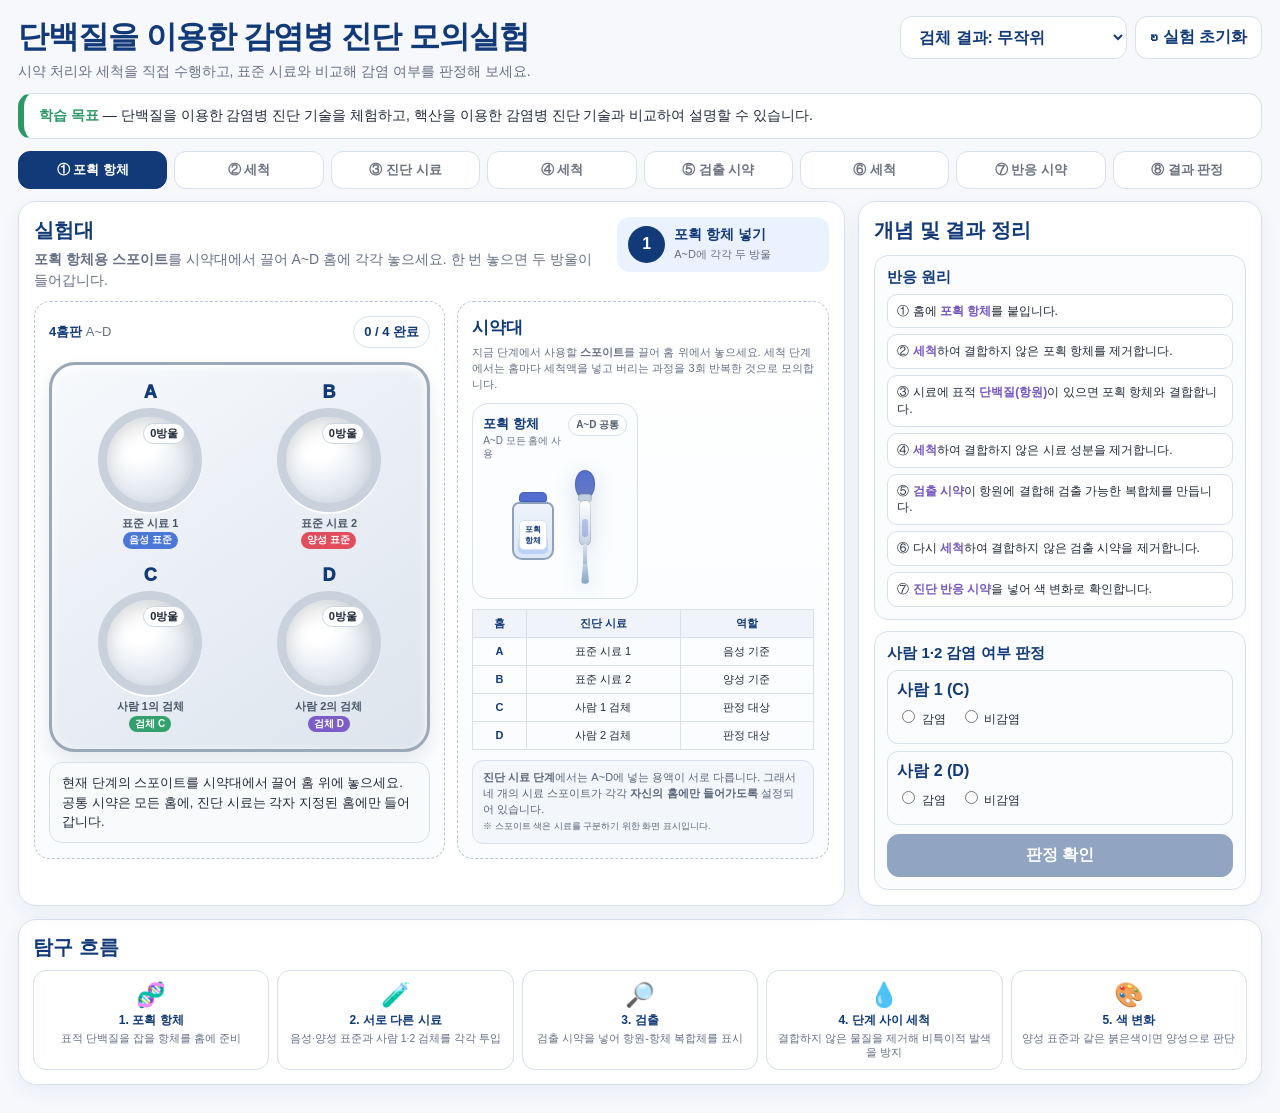
<file: apps/protein-diagnosis/index.html>
<!DOCTYPE html>
<html lang="ko">
<head>
<meta charset="UTF-8">
<meta name="viewport" content="width=device-width, initial-scale=1.0">
<title>단백질을 이용한 감염병 진단 모의실험 v4-세척과정</title>
<style>
:root{
  --navy:#123a78; --blue:#2f6fd5; --blue2:#eaf2ff;
  --green:#2b9964; --green2:#eaf8f1; --red:#e3425f; --red2:#fff0f3;
  --purple:#7556bf; --gold:#f0b53c; --ink:#202938; --muted:#667085;
  --line:#d7e0ed; --bg:#f6f8fc; --panel:#fff;
}
*{box-sizing:border-box}
body{
  margin:0; background:var(--bg); color:var(--ink);
  font-family:"Pretendard","Noto Sans KR","Malgun Gothic",Arial,sans-serif;
}
button,select{font:inherit}
.app{max-width:1480px; margin:0 auto; padding:16px 18px 28px; min-height:100vh}
header{display:flex; justify-content:space-between; align-items:flex-start; gap:16px; margin-bottom:12px}
h1{margin:0; color:var(--navy); font-size:clamp(25px,2.45vw,40px); letter-spacing:-1px}
.subtitle{margin:5px 0 0; color:var(--muted); font-size:14px}
.tools{display:flex; gap:8px; flex-wrap:wrap; justify-content:flex-end}
.btn{
  border:0; border-radius:12px; padding:10px 14px; font-weight:800; cursor:pointer;
  transition:.15s ease; background:#fff; border:1px solid var(--line); color:var(--navy)
}
.btn:hover{transform:translateY(-1px)}
.btn.primary{background:var(--navy); color:#fff; border-color:var(--navy)}
.btn:disabled{opacity:.45; cursor:not-allowed; transform:none}

.goal{
  background:#fff; border:1px solid var(--line); border-left:6px solid var(--green);
  border-radius:14px; padding:11px 15px; margin-bottom:12px; font-size:14px; line-height:1.55
}
.goal b{color:var(--green)}

.stepbar{display:grid; grid-template-columns:repeat(8,1fr); gap:7px; margin-bottom:12px}
.step{
  border:1px solid var(--line); background:#fff; color:#6b7280; border-radius:12px;
  padding:9px 6px; text-align:center; font-size:13px; font-weight:900
}
.step.active{background:var(--navy); color:#fff; border-color:var(--navy)}
.step.done{background:var(--green2); color:var(--green); border-color:#b8e2cf}

.layout{display:grid; grid-template-columns:1.68fr .82fr; gap:13px}
.card{background:var(--panel); border:1px solid var(--line); border-radius:18px; box-shadow:0 7px 20px rgba(18,58,120,.055)}
.lab{padding:15px}
.labhead{display:flex; justify-content:space-between; align-items:flex-start; gap:12px; margin-bottom:10px}
.labhead h2,.side h2,.bottom h2{margin:0; color:var(--navy); font-size:20px}
.instruction{margin-top:5px; font-size:14px; color:var(--muted); line-height:1.5}
.stagebox{
  display:flex; align-items:center; gap:9px; background:var(--blue2); padding:9px 11px;
  border-radius:13px; min-width:212px
}
.stagecircle{width:37px; height:37px; border-radius:50%; background:var(--navy); color:#fff; display:grid; place-items:center; font-weight:900}
.stagetext strong{display:block; color:var(--navy); font-size:14px}
.stagetext span{font-size:11px; color:var(--muted)}

.workspace{display:grid; grid-template-columns:1.05fr .95fr; gap:12px}
.zone{
  border:1px dashed #b8c4d8; border-radius:16px; background:linear-gradient(180deg,#fff,#fafcff);
  padding:14px; min-height:480px
}
.zone-title{display:flex; justify-content:space-between; align-items:center; margin-bottom:8px; font-size:13px; color:var(--muted)}
.zone-title b{color:var(--navy)}
.progresschip{
  background:#fff; border:1px solid var(--line); border-radius:999px; padding:6px 10px; font-weight:900; color:var(--navy)
}

.plate{
  width:min(100%,470px); aspect-ratio:1.58/1; margin:14px auto 8px;
  background:linear-gradient(145deg,#f7f9fc,#dce4ed); border:3px solid #9aa8b7;
  border-radius:26px; padding:17px; display:grid; grid-template-columns:1fr 1fr; gap:16px;
  box-shadow:inset 0 3px 10px rgba(255,255,255,.9),0 10px 18px rgba(31,41,55,.09)
}
.wellwrap{display:flex; flex-direction:column; align-items:center; justify-content:center; gap:5px}
.welllabel{font-weight:950; color:var(--navy); font-size:18px}
.well{
  width:104px; height:104px; border-radius:50%; border:9px solid #c9d2dc; position:relative; overflow:visible;
  background:radial-gradient(circle at 38% 32%,#fff 0 20%,#e6ebf1 58%,#cad2dc 100%);
  box-shadow:inset 0 10px 18px rgba(0,0,0,.11),0 2px 0 #fff; transition:.16s ease
}
.well.dragover{
  transform:scale(1.07); border-color:#59a0ff;
  box-shadow:0 0 0 5px rgba(47,111,213,.14),inset 0 10px 18px rgba(0,0,0,.11)
}
.liquid{
  position:absolute; left:7px; right:7px; bottom:7px; height:0; border-radius:50%;
  background:rgba(159,197,255,.32); transition:height .35s, background .65s, box-shadow .65s
}
.liquid.positive{
  background:radial-gradient(circle at 45% 28%,#ff9abd 0 18%,#ef4c86 50%,#c51c5b 100%) !important;
  box-shadow:inset 0 0 15px rgba(255,255,255,.3)
}
.liquid.negative{
  background:radial-gradient(circle at 45% 28%,#fbfdff 0 18%,#e4edf8 58%,#cbd8e8 100%) !important;
}
.washwave{
  position:absolute; left:7px; right:7px; bottom:7px; height:0; border-radius:50%; z-index:3;
  background:radial-gradient(circle at 42% 28%,rgba(255,255,255,.96),rgba(79,191,232,.56));
  box-shadow:inset 0 0 15px rgba(255,255,255,.72); pointer-events:none;
  animation:washcycle 1.25s ease-in-out forwards;
}
@keyframes washcycle{
  0%{height:8%;opacity:0}
  18%{height:72%;opacity:1}
  34%{height:16%;opacity:.45}
  48%{height:72%;opacity:1}
  64%{height:16%;opacity:.45}
  78%{height:72%;opacity:1}
  100%{height:8%;opacity:0}
}
.drops{
  position:absolute; top:6px; right:8px; font-size:11px; font-weight:900; background:#fff; border:1px solid #cbd5e1;
  padding:2px 6px; border-radius:999px; z-index:4
}
.sampletag{font-size:11px; color:#475467; font-weight:800; text-align:center; line-height:1.25}
.sampletag .chip{display:inline-block; border-radius:999px; padding:2px 6px; margin-top:2px; color:#fff; font-size:10px}
.chip.a{background:#4b77d6}.chip.b{background:#e24c5d}.chip.c{background:#34a06e}.chip.d{background:#7c5cc7}

.timer{
  display:none; margin-top:10px; background:#fff7e6; border:1px solid #efd28b; border-radius:13px; padding:9px 11px;
  align-items:center; justify-content:space-between; gap:8px
}
.timer strong{color:#9b6505}.timer small{font-size:11px; color:#80601f}.time{font-size:22px; font-weight:950; color:#9b6505}
.feedback{margin-top:10px; min-height:55px; padding:10px 12px; border:1px solid var(--line); border-radius:13px; background:#f8fafc; font-size:13px; line-height:1.5}
.feedback.good{background:var(--green2); border-color:#b8e2cf}
.feedback.warn{background:#fff7e7; border-color:#efd28b}
.feedback.bad{background:var(--red2); border-color:#f0bbc5}

.tray h3{margin:0 0 6px; color:var(--navy); font-size:17px}
.tray-note{font-size:11px; color:var(--muted); line-height:1.45; margin-bottom:10px}

.rack{
  display:grid; grid-template-columns:1fr 1fr; gap:10px;
}
.reagent-card{
  background:#fbfdff; border:1px solid var(--line); border-radius:16px; padding:10px; position:relative;
  min-height:172px; display:flex; flex-direction:column; align-items:center; justify-content:flex-start;
  box-shadow:inset 0 1px 0 #fff;
}
.reagent-card.dim{opacity:.35}
.reagent-head{
  width:100%; display:flex; align-items:flex-start; justify-content:space-between; gap:6px; margin-bottom:6px
}
.reagent-head strong{font-size:13px; color:var(--navy); line-height:1.25}
.reagent-head small{display:block; font-size:10px; color:var(--muted); line-height:1.3; margin-top:2px}
.target{
  display:inline-block; background:#fff; border:1px solid var(--line); border-radius:999px; padding:3px 7px;
  font-size:10px; font-weight:900; color:#546173; white-space:nowrap
}
.bottle-zone{
  width:100%; display:flex; align-items:center; justify-content:center; gap:8px; padding-top:4px
}
.bottle{
  width:52px; height:74px; position:relative;
}
.bottle .cap{
  width:28px; height:10px; background:var(--color,#4b77d6); border-radius:5px 5px 2px 2px; margin:0 auto;
  border:1px solid rgba(0,0,0,.13)
}
.bottle .body{
  width:42px; height:58px; margin:0 auto; background:linear-gradient(180deg,#eef3fb,#dce7f6);
  border-radius:7px 7px 10px 10px; border:2px solid #8da1bb; position:relative; overflow:hidden
}
.bottle .fill{
  position:absolute; left:4px; right:4px; bottom:4px; height:32%;
  background:rgba(117,168,255,.35); border-radius:5px
}
.bottle .label{
  position:absolute; left:5px; right:5px; top:16px; background:#fff; border:1px solid #d8e1ec; border-radius:5px;
  padding:3px; text-align:center; font-size:8px; font-weight:900; color:var(--navy)
}

.pipette{
  width:36px; height:118px; position:relative; cursor:grab; touch-action:none; user-select:none;
  filter:drop-shadow(0 5px 10px rgba(18,58,120,.18)); transition:transform .15s ease
}
.pipette:hover{transform:translateY(-2px)}
.pipette.disabled,.pipette.used{opacity:.33; cursor:not-allowed; transform:none}
.pipette .bulb{
  position:absolute; left:8px; top:0; width:20px; height:28px; border-radius:50% 50% 44% 44%;
  background:linear-gradient(180deg,var(--color,#4b77d6), color-mix(in srgb, var(--color,#4b77d6) 70%, #000 10%));
  border:1px solid rgba(0,0,0,.14)
}
.pipette .collar{
  position:absolute; left:11px; top:24px; width:14px; height:8px; border-radius:4px;
  background:#c3d0df; border:1px solid rgba(0,0,0,.12)
}
.pipette .barrel{
  position:absolute; left:12px; top:30px; width:12px; height:46px;
  background:linear-gradient(180deg,#ffffff,#dfe8f3 55%,#c3d1df);
  border:1px solid rgba(0,0,0,.13); border-radius:7px
}
.pipette .liquid{
  position:absolute; left:15px; top:49px; width:6px; height:18px;
  background:var(--color,#4b77d6); opacity:.34; border-radius:3px
}
.pipette .stem{
  position:absolute; left:16px; top:74px; width:4px; height:22px; background:linear-gradient(#d8e4f2,#9fb8d3); border-radius:3px
}
.pipette .tip{
  position:absolute; left:14px; top:94px; width:8px; height:20px;
  background:linear-gradient(#bdd1e6,#87a3c2); clip-path:polygon(24% 0,76% 0,100% 100%,0 100%);
  border-radius:0 0 4px 4px
}

.drag-hint{
  margin:10px 0 0; padding:9px 10px; border-radius:11px; background:#f3f6fb; border:1px solid var(--line);
  font-size:11px; color:#58657a; line-height:1.45
}
.sample-map{width:100%; border-collapse:collapse; margin-top:10px; font-size:11px}
.sample-map th,.sample-map td{border:1px solid var(--line); padding:6px; text-align:center}
.sample-map th{background:#f0f4fa; color:var(--navy)}
.sample-map td:first-child{font-weight:900; color:var(--navy)}

.dragpipette{
  position:fixed; z-index:1000; width:54px; height:150px; pointer-events:none;
  transform:translate(-50%,-50%) rotate(-15deg);
}
.dragpipette .bulb{left:15px; width:24px; height:34px}
.dragpipette .collar{left:18px; top:29px; width:18px; height:9px}
.dragpipette .barrel{left:19px; top:37px; width:16px; height:58px}
.dragpipette .liquid{left:24px; top:61px; width:7px; height:22px}
.dragpipette .stem{left:25px; top:93px; width:5px; height:26px}
.dragpipette .tip{left:23px; top:117px; width:9px; height:24px}

.pipette-drop-anim{
  position:absolute; width:34px; height:120px; left:50%; top:-122px; transform:translateX(-50%);
  animation:pipdown .68s ease forwards; z-index:8; pointer-events:none
}
.pipette-drop-anim .bulb,.pipette-drop-anim .collar,.pipette-drop-anim .barrel,.pipette-drop-anim .stem,.pipette-drop-anim .tip,.pipette-drop-anim .liquid{}
.pipette-drop-anim .bulb{position:absolute; left:8px; top:0; width:20px; height:28px; border-radius:50% 50% 44% 44%; background:linear-gradient(180deg,var(--color), color-mix(in srgb, var(--color) 70%, #000 10%)); border:1px solid rgba(0,0,0,.14)}
.pipette-drop-anim .collar{position:absolute; left:11px; top:24px; width:14px; height:8px; border-radius:4px; background:#c3d0df; border:1px solid rgba(0,0,0,.12)}
.pipette-drop-anim .barrel{position:absolute; left:12px; top:30px; width:12px; height:46px; background:linear-gradient(180deg,#ffffff,#dfe8f3 55%,#c3d1df); border:1px solid rgba(0,0,0,.13); border-radius:7px}
.pipette-drop-anim .stem{position:absolute; left:16px; top:74px; width:4px; height:22px; background:linear-gradient(#d8e4f2,#9fb8d3); border-radius:3px}
.pipette-drop-anim .tip{position:absolute; left:14px; top:94px; width:8px; height:20px; background:linear-gradient(#bdd1e6,#87a3c2); clip-path:polygon(24% 0,76% 0,100% 100%,0 100%)}
.pipette-drop-anim .liquid{position:absolute; left:15px; top:49px; width:6px; height:18px; background:var(--color); opacity:.34; border-radius:3px}
.pipette-drop-anim .drop{
  position:absolute; width:10px; height:14px; border-radius:55% 55% 55% 55%; background:#4ba3ff; left:12px; top:103px;
  animation:dropfall .56s ease forwards;
}
.pipette-drop-anim .drop.d2{animation-delay:.18s}

@keyframes pipdown{
  0%{transform:translateX(-50%) translateY(-16px) rotate(8deg); opacity:0}
  20%{opacity:1}
  55%{transform:translateX(-50%) translateY(12px) rotate(8deg); opacity:1}
  100%{transform:translateX(-50%) translateY(-2px) rotate(0deg); opacity:0}
}
@keyframes dropfall{
  0%{transform:translateY(0) scale(.7); opacity:0}
  30%{opacity:1}
  100%{transform:translateY(46px) scale(1); opacity:0}
}

.side{padding:15px}
.block{margin-top:11px; padding:12px; border:1px solid var(--line); border-radius:14px; background:#fbfcfe}
.block h3{margin:0 0 7px; color:var(--navy); font-size:15px}
.flow{display:flex; flex-direction:column; gap:6px; font-size:12px}
.flow div{background:#fff; border:1px solid var(--line); border-radius:10px; padding:8px 9px; line-height:1.4}
.flow b{color:var(--purple)}
.person{border:1px solid var(--line); border-radius:11px; padding:9px; margin-top:7px}
.person b{color:var(--navy)}
.choices{display:flex; gap:14px; flex-wrap:wrap; margin-top:6px; font-size:12px}
.resultmsg{font-size:12px; font-weight:900; margin-top:6px}
.compare{width:100%; border-collapse:collapse; font-size:11px; margin-top:6px}
.compare th,.compare td{border:1px solid var(--line); padding:7px; vertical-align:top; line-height:1.38}
.compare th{background:#edf4ff; color:var(--navy)}
.compare td:first-child{font-weight:900; background:#fafbfd}

.bottom{margin-top:13px; padding:14px}
.summarygrid{display:grid; grid-template-columns:repeat(5,1fr); gap:8px; margin-top:9px}
.sum{border:1px solid var(--line); border-radius:13px; padding:10px; text-align:center; background:#fff}
.sum .ico{font-size:24px}
.sum b{display:block; color:var(--navy); font-size:12px; margin-top:3px}
.sum span{display:block; font-size:10.5px; color:var(--muted); margin-top:2px; line-height:1.35}

.toast{
  position:fixed; left:50%; bottom:20px; transform:translate(-50%,16px); opacity:0; pointer-events:none;
  background:#111827; color:#fff; padding:10px 14px; border-radius:11px; font-size:12px; font-weight:800; transition:.18s; z-index:2000
}
.toast.show{opacity:1; transform:translate(-50%,0)}

@media(max-width:1080px){
  .layout{grid-template-columns:1fr}
  .workspace{grid-template-columns:1fr}
  .stepbar{grid-template-columns:repeat(3,1fr)}
}
@media(max-width:700px){
  .app{padding:10px}
  .tools{justify-content:flex-start}
  .stepbar{grid-template-columns:1fr}
  .rack{grid-template-columns:1fr 1fr}
  .plate{padding:10px; gap:10px}
  .well{width:80px; height:80px}
  .summarygrid{grid-template-columns:1fr 1fr}
}
</style>
</head>
<body>
<div class="app">
  <header>
    <div>
      <h1>단백질을 이용한 감염병 진단 모의실험</h1>
      <p class="subtitle">시약 처리와 세척을 직접 수행하고, 표준 시료와 비교해 감염 여부를 판정해 보세요.</p>
    </div>
    <div class="tools">
      <select id="scenario" class="btn" title="교사용 검체 시나리오">
        <option value="random">검체 결과: 무작위</option>
        <option value="p1">사람 1 양성 / 사람 2 음성</option>
        <option value="p2">사람 1 음성 / 사람 2 양성</option>
      </select>
      <button id="reset" class="btn">↻ 실험 초기화</button>
    </div>
  </header>

  <div class="goal"><b>학습 목표</b> — 단백질을 이용한 감염병 진단 기술을 체험하고, 핵산을 이용한 감염병 진단 기술과 비교하여 설명할 수 있습니다.</div>

  <div class="stepbar">
    <div class="step active">① 포획 항체</div>
    <div class="step">② 세척</div>
    <div class="step">③ 진단 시료</div>
    <div class="step">④ 세척</div>
    <div class="step">⑤ 검출 시약</div>
    <div class="step">⑥ 세척</div>
    <div class="step">⑦ 반응 시약</div>
    <div class="step">⑧ 결과 판정</div>
  </div>

  <div class="layout">
    <section class="card lab">
      <div class="labhead">
        <div>
          <h2>실험대</h2>
          <div class="instruction" id="instruction"></div>
        </div>
        <div class="stagebox">
          <div class="stagecircle" id="stageNo">1</div>
          <div class="stagetext"><strong id="stageTitle"></strong><span id="stageSub"></span></div>
        </div>
      </div>

      <div class="workspace">
        <div class="zone">
          <div class="zone-title"><span><b>4홈판</b> A~D</span><span class="progresschip" id="progress">0 / 4 완료</span></div>
          <div class="plate">
            <div class="wellwrap">
              <div class="welllabel">A</div>
              <div class="well" data-well="A"><div class="liquid"></div><div class="drops">0방울</div></div>
              <div class="sampletag">표준 시료 1<br><span class="chip a">음성 표준</span></div>
            </div>
            <div class="wellwrap">
              <div class="welllabel">B</div>
              <div class="well" data-well="B"><div class="liquid"></div><div class="drops">0방울</div></div>
              <div class="sampletag">표준 시료 2<br><span class="chip b">양성 표준</span></div>
            </div>
            <div class="wellwrap">
              <div class="welllabel">C</div>
              <div class="well" data-well="C"><div class="liquid"></div><div class="drops">0방울</div></div>
              <div class="sampletag">사람 1의 검체<br><span class="chip c">검체 C</span></div>
            </div>
            <div class="wellwrap">
              <div class="welllabel">D</div>
              <div class="well" data-well="D"><div class="liquid"></div><div class="drops">0방울</div></div>
              <div class="sampletag">사람 2의 검체<br><span class="chip d">검체 D</span></div>
            </div>
          </div>

          <div class="timer" id="timer">
            <div><strong>⏱ 반응 기다리기</strong><br><small>교과서의 5분을 모의실험에서는 5초로 압축했습니다.</small></div>
            <div class="time" id="time">00:05</div>
            <button id="skip" class="btn">바로 완료</button>
          </div>
          <div class="feedback" id="feedback"></div>
        </div>

        <div class="zone tray">
          <h3>시약대</h3>
          <div class="tray-note">
            지금 단계에서 사용할 <b>스포이트</b>를 끌어 홈 위에서 놓으세요.
            세척 단계에서는 홈마다 세척액을 넣고 버리는 과정을 3회 반복한 것으로 모의합니다.
          </div>
          <div class="rack" id="rack"></div>

          <table class="sample-map">
            <thead><tr><th>홈</th><th>진단 시료</th><th>역할</th></tr></thead>
            <tbody>
              <tr><td>A</td><td>표준 시료 1</td><td>음성 기준</td></tr>
              <tr><td>B</td><td>표준 시료 2</td><td>양성 기준</td></tr>
              <tr><td>C</td><td>사람 1 검체</td><td>판정 대상</td></tr>
              <tr><td>D</td><td>사람 2 검체</td><td>판정 대상</td></tr>
            </tbody>
          </table>

          <div class="drag-hint">
            <b>진단 시료 단계</b>에서는 A~D에 넣는 용액이 서로 다릅니다.
            그래서 네 개의 시료 스포이트가 각각 <b>자신의 홈에만 들어가도록</b> 설정되어 있습니다.
            <br><small>※ 스포이트 색은 시료를 구분하기 위한 화면 표시입니다.</small>
          </div>
        </div>
      </div>
    </section>

    <aside class="card side">
      <h2>개념 및 결과 정리</h2>
      <div class="block">
        <h3>반응 원리</h3>
        <div class="flow">
          <div>① 홈에 <b>포획 항체</b>를 붙입니다.</div>
          <div>② <b>세척</b>하여 결합하지 않은 포획 항체를 제거합니다.</div>
          <div>③ 시료에 표적 <b>단백질(항원)</b>이 있으면 포획 항체와 결합합니다.</div>
          <div>④ <b>세척</b>하여 결합하지 않은 시료 성분을 제거합니다.</div>
          <div>⑤ <b>검출 시약</b>이 항원에 결합해 검출 가능한 복합체를 만듭니다.</div>
          <div>⑥ 다시 <b>세척</b>하여 결합하지 않은 검출 시약을 제거합니다.</div>
          <div>⑦ <b>진단 반응 시약</b>을 넣어 색 변화로 확인합니다.</div>
        </div>
      </div>

      <div class="block">
        <h3>사람 1·2 감염 여부 판정</h3>
        <div class="person">
          <b>사람 1 (C)</b>
          <div class="choices">
            <label><input type="radio" name="p1" value="positive"> 감염</label>
            <label><input type="radio" name="p1" value="negative"> 비감염</label>
          </div>
          <div id="p1msg" class="resultmsg"></div>
        </div>
        <div class="person">
          <b>사람 2 (D)</b>
          <div class="choices">
            <label><input type="radio" name="p2" value="positive"> 감염</label>
            <label><input type="radio" name="p2" value="negative"> 비감염</label>
          </div>
          <div id="p2msg" class="resultmsg"></div>
        </div>
        <button id="check" class="btn primary" style="width:100%;margin-top:9px" disabled>판정 확인</button>
      </div>
</aside>
  </div>

  <section class="card bottom">
    <h2>탐구 흐름</h2>
    <div class="summarygrid">
      <div class="sum"><div class="ico">🧬</div><b>1. 포획 항체</b><span>표적 단백질을 잡을 항체를 홈에 준비</span></div>
      <div class="sum"><div class="ico">🧪</div><b>2. 서로 다른 시료</b><span>음성·양성 표준과 사람 1·2 검체를 각각 투입</span></div>
      <div class="sum"><div class="ico">🔎</div><b>3. 검출</b><span>검출 시약을 넣어 항원-항체 복합체를 표시</span></div>
      <div class="sum"><div class="ico">💧</div><b>4. 단계 사이 세척</b><span>결합하지 않은 물질을 제거해 비특이적 발색을 방지</span></div>
      <div class="sum"><div class="ico">🎨</div><b>5. 색 변화</b><span>양성 표준과 같은 붉은색이면 양성으로 판단</span></div>
    </div>
  </section>
</div>
<div class="toast" id="toast"></div>

<script>
(()=>{
const wells=[...document.querySelectorAll('.well')];
const steps=[...document.querySelectorAll('.step')];
const instruction=document.getElementById('instruction');
const stageNo=document.getElementById('stageNo');
const stageTitle=document.getElementById('stageTitle');
const stageSub=document.getElementById('stageSub');
const progress=document.getElementById('progress');
const feedback=document.getElementById('feedback');
const rack=document.getElementById('rack');
const timerBox=document.getElementById('timer');
const timeEl=document.getElementById('time');
const skip=document.getElementById('skip');
const check=document.getElementById('check');
const scenario=document.getElementById('scenario');
const resetBtn=document.getElementById('reset');
const toast=document.getElementById('toast');

const stages=[
 {key:'capture',title:'포획 항체 넣기',sub:'A~D에 각각 두 방울',text:'<b>포획 항체용 스포이트</b>를 시약대에서 끌어 A~D 홈에 각각 놓으세요. 한 번 놓으면 두 방울이 들어갑니다.',wait:true},
 {key:'wash1',title:'1차 세척',sub:'결합하지 않은 포획 항체 제거',text:'<b>세척액용 스포이트</b>를 A~D 홈에 놓으세요. 세척액을 넣고 버리는 과정을 홈마다 3회 반복합니다.',wait:false,isWash:true},
 {key:'sample',title:'진단 시료 넣기',sub:'A·B·C·D에 서로 다른 시료',text:'이번 단계는 홈마다 <b>서로 다른 용액</b>을 넣습니다. 각 스포이트의 라벨을 확인하고 알맞은 홈으로 끌어 놓으세요.',wait:true},
 {key:'wash2',title:'2차 세척',sub:'결합하지 않은 시료 성분 제거',text:'<b>세척액</b>으로 각 홈을 3회 세척하여 포획 항체에 결합하지 않은 시료 성분을 제거하세요.',wait:false,isWash:true},
 {key:'detect',title:'검출 시약 넣기',sub:'A~D에 각각 두 방울',text:'<b>검출 시약용 스포이트</b>를 A~D 홈에 각각 끌어 놓으세요.',wait:true},
 {key:'wash3',title:'3차 세척',sub:'결합하지 않은 검출 시약 제거',text:'<b>세척액</b>으로 각 홈을 3회 세척하세요. 이 세척이 부족하면 결합하지 않은 검출 시약도 발색하여 잘못된 결과가 나올 수 있습니다.',wait:false,isWash:true},
 {key:'reaction',title:'진단 반응 시약 넣기',sub:'색 변화 관찰',text:'<b>진단 반응 시약</b>을 A~D 홈에 넣고 색 변화를 관찰하세요.',wait:false},
 {key:'result',title:'결과 판정',sub:'표준 시료와 비교',text:'A(음성 표준)와 B(양성 표준)의 색을 기준으로 C와 D의 감염 여부를 판정하세요.',wait:false}
];

const commonSet={
 capture:[{id:'capture',label:'포획 항체',desc:'A~D 모든 홈에 사용',color:'#526ed0',target:'all'}],
 detect:[{id:'detect',label:'검출 시약',desc:'A~D 모든 홈에 사용',color:'#7b5ec8',target:'all'}],
 reaction:[{id:'reaction',label:'진단 반응 시약',desc:'A~D 모든 홈에 사용',color:'#e7a92f',target:'all'}],
 wash:[{id:'wash',label:'세척액',desc:'넣고 버리기 3회',color:'#3fa9d5',target:'all'}]
};
const sampleSet=[
 {id:'sampleA',label:'표준 시료 1',desc:'음성 표준 시료',color:'#4b77d6',target:'A'},
 {id:'sampleB',label:'표준 시료 2',desc:'양성 표준 시료',color:'#e24c5d',target:'B'},
 {id:'sampleC',label:'사람 1의 검체',desc:'판정할 검체',color:'#34a06e',target:'C'},
 {id:'sampleD',label:'사람 2의 검체',desc:'판정할 검체',color:'#7c5cc7',target:'D'}
];

let stage=0, treated=new Set(), selected=null, timer=null, seconds=5;
let truth={p1:'positive',p2:'negative'};
let dragState=null;

function chooseTruth(){
 const v=scenario.value;
 if(v==='p1') truth={p1:'positive',p2:'negative'};
 else if(v==='p2') truth={p1:'negative',p2:'positive'};
 else truth=Math.random()<.5 ? {p1:'positive',p2:'negative'} : {p1:'negative',p2:'positive'};
}
function showToast(msg){
 toast.textContent=msg; toast.classList.add('show');
 setTimeout(()=>toast.classList.remove('show'),1500);
}
function setFeedback(msg,type=''){
 feedback.className='feedback'+(type?' '+type:'');
 feedback.innerHTML=msg;
}
function getReagents(){
 const s=stages[stage];
 return s.key==='sample' ? sampleSet : (s.isWash ? commonSet.wash : (commonSet[s.key] || []));
}

function reagentCardHTML(r, dim=false){
 return `
  <div class="reagent-card ${dim ? 'dim' : ''}">
    <div class="reagent-head">
      <div>
        <strong>${r.label}</strong>
        <small>${r.desc}</small>
      </div>
      <span class="target">${r.target==='all' ? 'A~D 공통' : r.target+' 홈 전용'}</span>
    </div>
    <div class="bottle-zone">
      <div class="bottle" style="--color:${r.color}">
        <div class="cap"></div>
        <div class="body">
          <div class="fill"></div>
          <div class="label">${r.label}</div>
        </div>
      </div>
      <div class="pipette ${dim ? 'used' : ''}" style="--color:${r.color}" data-id="${r.id}" title="${r.label}">
        <div class="bulb"></div><div class="collar"></div><div class="barrel"></div>
        <div class="liquid"></div><div class="stem"></div><div class="tip"></div>
      </div>
    </div>
  </div>`;
}

function renderRack(){
 const reagents=getReagents();
 rack.innerHTML='';
 if(stages[stage].key==='result'){
   rack.innerHTML='<div style="grid-column:1/-1;padding:22px;text-align:center;border:1px dashed #b8c4d8;border-radius:14px;color:#667085"><b style="color:#123a78">실험 완료</b><br>표준 시료 A·B와 검체 C·D의 색을 비교해 보세요.</div>';
   return;
 }
 reagents.forEach(r=>{
   const isUsed = r.target!=='all' && treated.has(r.target);
   const wrap=document.createElement('div');
   wrap.innerHTML=reagentCardHTML(r, isUsed);
   const card=wrap.firstElementChild;
   rack.appendChild(card);
   const pipette=card.querySelector('.pipette');
   if(!isUsed){
     pipette.addEventListener('pointerdown',ev=>startDrag(ev,r,pipette));
     pipette.addEventListener('click',()=>selectReagent(r,pipette));
   }
 });
}
function selectReagent(r, pipette){
 if(stages[stage].key==='result') return;
 selected=r;
 document.querySelectorAll('.pipette').forEach(p=>p.classList.remove('selected'));
 pipette.classList.add('selected');
 showToast(`${r.label} 선택 — 홈에 놓아 주세요.`);
}
function makeGhost(color){
 const ghost=document.createElement('div');
 ghost.className='dragpipette';
 ghost.style.setProperty('--color',color);
 ghost.innerHTML='<div class="bulb"></div><div class="collar"></div><div class="barrel"></div><div class="liquid"></div><div class="stem"></div><div class="tip"></div>';
 document.body.appendChild(ghost);
 return ghost;
}
function startDrag(ev,r,pipette){
 if(stages[stage].key==='result') return;
 ev.preventDefault();
 selected=r;
 const ghost=makeGhost(r.color);
 dragState={r,ghost};
 moveGhost(ev.clientX,ev.clientY);
 document.addEventListener('pointermove',onMove,{passive:false});
 document.addEventListener('pointerup',onUp,{once:true});
 pipette.setPointerCapture?.(ev.pointerId);
}
function moveGhost(x,y){
 if(!dragState) return;
 dragState.ghost.style.left=x+'px';
 dragState.ghost.style.top=y+'px';
}
function onMove(ev){
 ev.preventDefault();
 moveGhost(ev.clientX,ev.clientY);
 wells.forEach(w=>w.classList.remove('dragover'));
 const hit=document.elementFromPoint(ev.clientX,ev.clientY)?.closest('.well');
 if(hit) hit.classList.add('dragover');
}
function onUp(ev){
 document.removeEventListener('pointermove',onMove);
 wells.forEach(w=>w.classList.remove('dragover'));
 const hit=document.elementFromPoint(ev.clientX,ev.clientY)?.closest('.well');
 const r=dragState?.r;
 dragState?.ghost.remove();
 dragState=null;
 if(hit && r) applyReagent(r, hit);
}

wells.forEach(w=>{
  w.addEventListener('click',()=>{
    if(stages[stage].key==='result') return;
    if(!selected){
      setFeedback('먼저 시약대에서 사용할 스포이트를 선택하거나 끌어오세요.','warn');
      return;
    }
    applyReagent(selected, w);
  });
});

function animatePipetteDrop(well, color){
 const anim=document.createElement('div');
 anim.className='pipette-drop-anim';
 anim.style.setProperty('--color',color);
 anim.innerHTML='<div class="bulb"></div><div class="collar"></div><div class="barrel"></div><div class="liquid"></div><div class="stem"></div><div class="tip"></div><div class="drop d1"></div><div class="drop d2"></div>';
 well.appendChild(anim);
 setTimeout(()=>anim.remove(),900);
}

function animateWash(well){
 const wave=document.createElement('div');
 wave.className='washwave';
 well.appendChild(wave);
 setTimeout(()=>wave.remove(),1350);
 const liq=well.querySelector('.liquid');
 setTimeout(()=>{
   liq.style.height='10%';
   liq.style.background='rgba(175,214,235,.22)';
 },1050);
}

function setLiquidStage(well, key){
 const liq=well.querySelector('.liquid');
 liq.classList.remove('positive','negative');
 if(key==='capture'){ liq.style.height='20%'; liq.style.background='rgba(155,196,255,.28)' }
 if(key==='sample'){ liq.style.height='35%'; liq.style.background='rgba(164,205,255,.34)' }
 if(key==='detect'){ liq.style.height='50%'; liq.style.background='rgba(180,163,236,.25)' }
 if(key==='reaction'){ liq.style.height='70%'; liq.style.background='rgba(230,235,244,.92)' }
}

function applyReagent(r, well){
  const s=stages[stage];
  if(s.key==='result') return;
  const id=well.dataset.well;
  if(r.target!=='all' && r.target!==id){
    setFeedback(`<b>${r.label}</b>은(는) ${r.target} 홈에 넣어야 합니다. 서로 다른 진단 시료가 섞이지 않도록 라벨을 다시 확인하세요.`, 'bad');
    showToast('다른 홈입니다.');
    return;
  }
  if(treated.has(id)){
    showToast(`${id} 홈은 이미 이 단계를 완료했습니다.`);
    return;
  }

  treated.add(id);
  animatePipetteDrop(well, r.color);
  if(s.isWash){
    animateWash(well);
    well.querySelector('.drops').textContent='3회 세척';
  }else{
    setLiquidStage(well, s.key);
    well.querySelector('.drops').textContent='2방울';
  }
  progress.textContent=`${treated.size} / 4 완료`;

  if(r.target!=='all'){
    selected=null;
    renderRack();
  }

  if(treated.size===4){
    if(s.key==='reaction'){
      setFeedback('모든 홈에 진단 반응 시약을 넣었습니다. 잠시 후 최종 색 변화가 나타납니다.', 'good');
      setTimeout(()=>{
        revealResults();
        setTimeout(()=>advanceStage(), 850);
      }, 420);
    }else if(s.isWash){
      setFeedback('네 개의 홈을 모두 <b>3회씩 세척</b>했습니다. 결합하지 않은 물질이 제거되었습니다.', 'good');
      selected=null;
      renderRack();
      setTimeout(()=>advanceStage(), 1450);
    }else{
      setFeedback('네 개의 홈 처리가 끝났습니다. 반응 시간을 기다립니다.', 'good');
      startTimer();
    }
  }else{
    setFeedback(s.isWash
      ? `${id} 홈에 세척액을 넣고 버리는 과정을 <b>3회</b> 수행했습니다. 나머지 홈도 세척하세요.`
      : `${id} 홈에 <b>${r.label}</b> 두 방울을 넣었습니다. 나머지 홈도 처리하세요.`, 'good');
  }
}

function revealResults(){
  const states={A:'negative',B:'positive',C:truth.p1,D:truth.p2};
  wells.forEach(w=>{
    const liq=w.querySelector('.liquid');
    liq.style.height='74%';
    liq.style.removeProperty('background');   // 이전 단계 배경 제거
    liq.classList.remove('positive','negative');
    liq.classList.add(states[w.dataset.well]);
  });
}

function startTimer(){
  selected=null;
  renderRack();
  [...rack.querySelectorAll('.pipette')].forEach(p=>p.classList.add('disabled'));
  timerBox.style.display='flex';
  seconds=5;
  timeEl.textContent='00:05';
  clearInterval(timer);
  timer=setInterval(()=>{
    seconds--;
    timeEl.textContent='00:0'+seconds;
    if(seconds<=0){
      clearInterval(timer);
      finishTimer();
    }
  },1000);
}
function finishTimer(){
  timerBox.style.display='none';
  advanceStage();
}
skip.addEventListener('click',()=>{ clearInterval(timer); finishTimer(); });

function advanceStage(){
  stage++;
  treated=new Set();
  selected=null;
  wells.forEach(w=>w.querySelector('.drops').textContent='0방울');
  render();
}
function render(){
  const s=stages[stage];
  stageNo.textContent=stage+1;
  stageTitle.textContent=s.title;
  stageSub.textContent=s.sub;
  instruction.innerHTML=s.text;
  progress.textContent=`${treated.size} / 4 완료`;
  steps.forEach((el,i)=>{
    el.classList.toggle('active', i===stage);
    el.classList.toggle('done', i<stage);
  });
  timerBox.style.display='none';
  renderRack();

  if(s.key==='result'){
    check.disabled=false;
    setFeedback('<b>A는 음성 표준</b>, <b>B는 양성 표준</b>입니다. 붉게 변한 B와 같은 색을 보이는 검체를 감염으로 판정하세요.', 'good');
  }
}

check.addEventListener('click',()=>{
  const p1=document.querySelector('input[name="p1"]:checked')?.value;
  const p2=document.querySelector('input[name="p2"]:checked')?.value;
  if(!p1 || !p2){
    showToast('사람 1과 사람 2를 모두 판정하세요.');
    return;
  }
  const ok1=p1===truth.p1;
  const ok2=p2===truth.p2;
  const m1=document.getElementById('p1msg');
  const m2=document.getElementById('p2msg');
  m1.textContent=ok1 ? '✓ 맞습니다.' : '✗ A·B 표준 시료와 다시 비교하세요.';
  m2.textContent=ok2 ? '✓ 맞습니다.' : '✗ A·B 표준 시료와 다시 비교하세요.';
  m1.style.color=ok1 ? '#2b9964' : '#e3425f';
  m2.style.color=ok2 ? '#2b9964' : '#e3425f';

  if(ok1 && ok2){
    setFeedback('정확합니다. <b>양성 표준 시료 B처럼 붉게 변한 검체</b>를 감염으로 판정할 수 있습니다.', 'good');
    showToast('모두 정확하게 판정했습니다!');
  } else {
    setFeedback('표준 시료가 판정의 기준입니다. A(음성)와 B(양성)를 먼저 비교한 뒤 C와 D를 다시 확인하세요.', 'warn');
  }
});

function reset(){
  clearInterval(timer);
  chooseTruth();
  stage=0;
  treated=new Set();
  selected=null;
  wells.forEach(w=>{
    w.classList.remove('dragover');
    const liq=w.querySelector('.liquid');
    liq.className='liquid';
    liq.style.height='0';
    liq.style.removeProperty('background');
    w.querySelector('.drops').textContent='0방울';
  });
  document.querySelectorAll('input[type=radio]').forEach(r=>r.checked=false);
  document.getElementById('p1msg').textContent='';
  document.getElementById('p2msg').textContent='';
  check.disabled=true;
  setFeedback('현재 단계의 스포이트를 시약대에서 끌어 홈 위에 놓으세요. 공통 시약은 모든 홈에, 진단 시료는 각자 지정된 홈에만 들어갑니다.');
  render();
}

resetBtn.addEventListener('click', reset);
scenario.addEventListener('change', reset);

reset();
})();
</script>
</body>
</html>
</file>
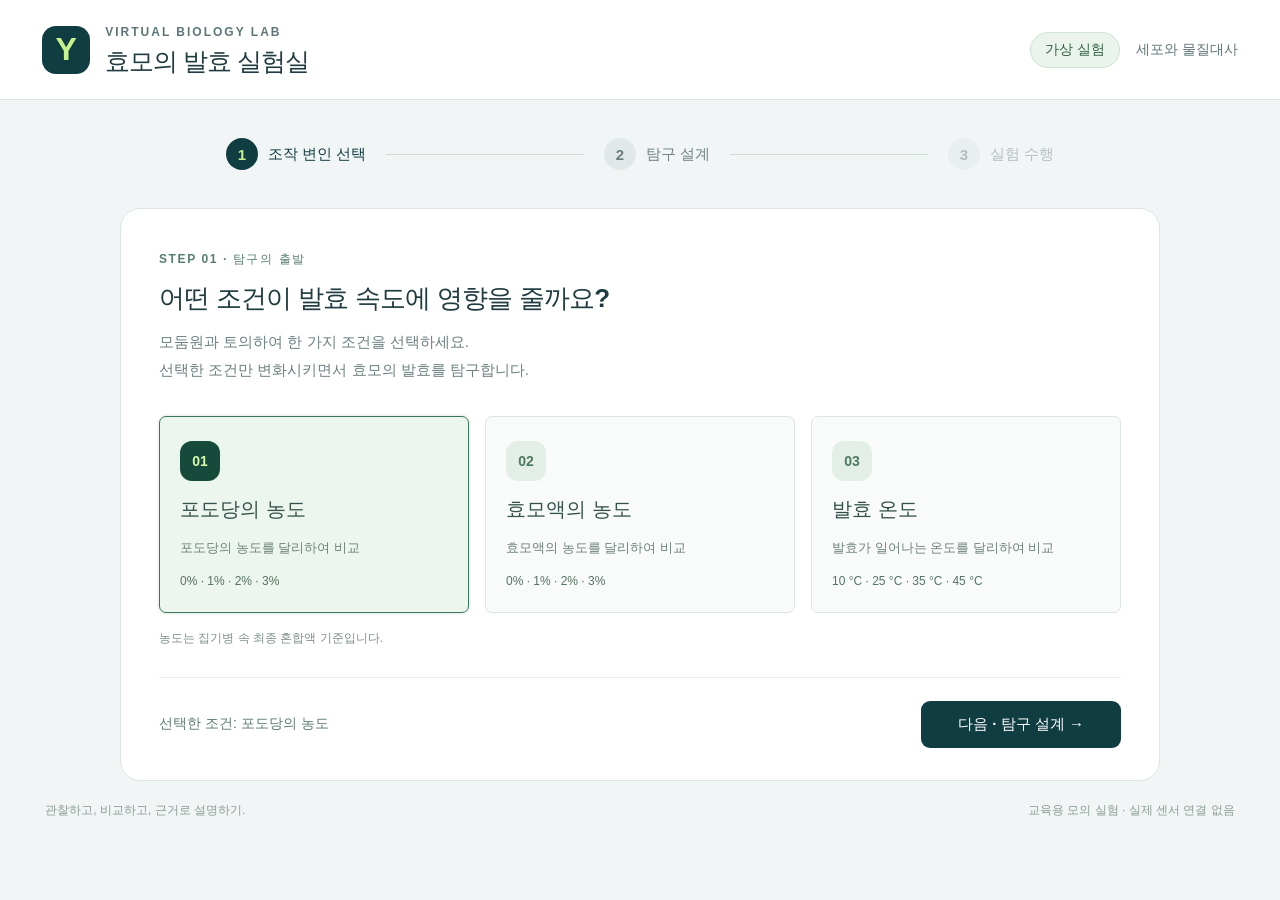
<file: apps/yeast-fermentation/index.html>
<!doctype html>
<html lang="ko"><head><meta charset="utf-8"><meta name="viewport" content="width=device-width, initial-scale=1"><meta name="theme-color" content="#103d42"><title>효모의 발효 실험실</title><meta name="description" content="조작 변인을 선택하고 가설과 변인을 설계한 뒤 효모의 발효를 탐구하는 단계별 가상 실험."><link rel="icon" href="[data-uri]"><style>
*{box-sizing:border-box} :root{font-family:Arial,'Noto Sans KR','Malgun Gothic',sans-serif;color:#203c40;background:#f1f5f5;font-synthesis:none;--teal:#103d42;--lime:#c8f28d;--line:#dce5e5}body{margin:0}button{font:inherit;cursor:pointer}button:disabled{cursor:not-allowed;opacity:.45}button:focus-visible,summary:focus-visible{outline:3px solid #338bac;outline-offset:4px}header{height:100px;padding:0 3.3%;background:#fff;display:flex;justify-content:space-between;align-items:center;border-bottom:1px solid var(--line)}.brand{display:flex;gap:15px;align-items:center}.brandmark{width:48px;height:48px;border-radius:14px;background:var(--teal);color:var(--lime);font-weight:800;font-size:32px;display:grid;place-items:center}.eyebrow{font-size:12px;letter-spacing:2px;font-weight:700;color:#5d7678}h1{font-size:25px;margin:5px 0 0;letter-spacing:-1px}.header-meta{display:flex;align-items:center;gap:16px;color:#607678;font-size:14px}.simulation{background:#eaf4ec;border:1px solid #cde3d2;color:#326344;padding:8px 14px;border-radius:30px}main{max-width:1560px;padding:25px 3.3% 18px;margin:auto}h2,h3,p{margin:0}h2{font-size:18px;letter-spacing:-.5px}h3{font-size:16px}.setup{background:white;border:1px solid var(--line);border-radius:18px;padding:22px 24px;display:grid;grid-template-columns:1fr auto;gap:20px}.setup-title{display:flex;align-items:center;gap:14px}.section-no{font-size:13px;font-weight:700;color:#749092}.setup p{font-size:14px;color:#718284;margin-top:6px}.variables{display:flex;background:#eef3f3;border-radius:10px;padding:4px;gap:4px;align-self:center}.var{border:0;background:transparent;padding:11px 19px;font-size:15px;border-radius:7px;color:#687c7e;font-weight:600}.var.active{background:var(--teal);color:white;box-shadow:0 3px 6px #103d421a}.condition-row{grid-column:1/-1;display:flex;justify-content:space-between;align-items:center;padding-top:17px;border-top:1px solid #edf1f1;gap:16px}.conditions{display:flex;gap:10px}.condition{background:white;border:1px solid #d6e1e1;padding:10px 22px;border-radius:8px;color:#65777a;position:relative;min-width:78px;font-weight:700}.condition.active{background:#edf6f1;color:#194e42;border:1.5px solid #2f7767}.condition .done{font-size:12px;margin-left:6px}.constants{font-size:14px;color:#677c7e;display:flex;gap:18px;flex-wrap:wrap}.constants b{color:#2b4f52;font-weight:600}.workspace{display:grid;grid-template-columns:1.1fr 1fr;gap:22px;margin-top:22px;align-items:start}.lab-panel,.results-panel{background:white;border:1px solid var(--line);border-radius:18px;overflow:hidden;padding:22px}.panel-heading,.panel-heading>div{display:flex;align-items:center;gap:12px}.panel-heading{justify-content:space-between}.small-tag{font-size:13px;color:#708487;background:#f0f5f5;padding:7px 10px;border-radius:6px}.steps{display:flex;list-style:none;padding:0;margin:23px 0 16px;gap:6px;counter-reset:step}.steps li{font-size:13px;flex:1;color:#8ca0a1;border-bottom:3px solid #e7eded;padding-bottom:10px;white-space:nowrap;counter-increment:step}.steps li:before{content:counter(step) ' ';font-weight:700;margin-right:3px}.steps li.current{color:#1f6557;border-color:#4c947e;font-weight:700}.steps li.complete{color:#547369;border-color:#accbbd}.scene-wrap{position:relative;background:#eaf1f0;border-radius:12px;height:350px;overflow:hidden}#lab{width:100%;height:100%;display:block;touch-action:pan-y}.scene-caption{position:absolute;top:16px;left:16px;right:16px;display:flex;justify-content:space-between;font-size:13px;pointer-events:none}.scene-caption span:first-child{font-weight:700;color:#2b5a50}.scene-caption span:last-child{background:#fff9;padding:6px 10px;border-radius:20px;color:#527273}#scene-hint{position:absolute;bottom:13px;left:0;right:0;text-align:center;font-size:13px;color:#648381;pointer-events:none}.apparatus-labels{position:absolute;bottom:47px;left:2%;right:1%;display:grid;grid-template-columns:27% 27% 46%;text-align:center;pointer-events:none;font-size:13px;color:#456361;font-weight:600}.instruction{display:flex;gap:12px;padding:22px 0 18px;min-height:99px}.instruction-index{height:29px;width:29px;border-radius:50%;background:#e9f2eb;color:#3f7258;flex-shrink:0;display:grid;place-items:center;font-weight:700;font-size:14px}.instruction h3{padding-top:4px}.instruction p{font-size:14px;color:#6c8082;line-height:1.7;margin-top:7px}.actions{display:flex;gap:10px}.primary,.secondary{border-radius:9px;border:0;padding:14px 18px;font-weight:700;font-size:15px}.primary{flex:1;background:var(--teal);color:white;transition:background .2s}.primary:hover{background:#1a5559}.secondary{color:#687d7d;background:#f0f4f4}.preparation-note{font-size:12px;line-height:1.65;color:#829391;margin-top:13px;min-height:20px}.readouts{display:grid;grid-template-columns:1fr 1fr;background:#f6f9f8;border:1px solid #edf2f1;border-radius:11px;margin-top:22px;padding:20px}.readouts>div+div{border-left:1px solid #dce6e3;padding-left:22px}.readouts span{font-size:13px;color:#6a8280;display:block;margin-bottom:9px}.readouts strong{font-size:32px;letter-spacing:-1.2px;font-weight:600;font-variant-numeric:tabular-nums;white-space:nowrap}.readouts small{font-size:13px;letter-spacing:0;color:#7b8f8c;font-weight:400}.progress-track{height:4px;background:#e8efec;margin-top:17px;border-radius:4px;overflow:hidden}#progress{height:100%;background:#408b74;width:0}.time-note{display:flex;justify-content:space-between;font-size:12px;color:#80918d;margin-top:9px}.chart-heading{display:flex;justify-content:space-between;margin-top:26px;align-items:center}.chart-heading span{font-size:12px;color:#85938f}.chart-wrap{position:relative;margin-top:6px}#chart{width:100%;display:block;overflow:visible}#empty-chart{position:absolute;left:14%;right:0;top:31%;font-size:14px;text-align:center;color:#647c78;line-height:1.8}#empty-chart span{font-size:12px;color:#8fa39c}.legend{display:flex;justify-content:center;flex-wrap:wrap;gap:18px;font-size:13px;color:#648075;min-height:28px}.legend span{display:flex;align-items:center;gap:6px}.legend i{width:17px;height:3px;border-radius:2px;display:inline-block}.legend .pending{opacity:.45}.table-heading{display:flex;align-items:center;justify-content:space-between;margin-top:17px;padding-top:19px;border-top:1px solid #e9efed}.table-heading>span{font-size:12px;color:#83958f}.table-scroll{overflow:auto;margin-top:12px}table{border-collapse:collapse;width:100%;font-size:13px;white-space:nowrap}th{text-align:right;color:#81938c;font-size:12px;font-weight:500;background:#f4f7f5}th,td{padding:11px 8px;border-bottom:1px solid #eef2ef}th:first-child,td:first-child{text-align:left}td{text-align:right;font-variant-numeric:tabular-nums}th small{font-size:11px}td:last-child{font-weight:700;color:#2c6751}td .swatch{width:7px;height:7px;display:inline-block;border-radius:50%;margin-right:6px}.compare-hint{font-size:12px;color:#81958a;line-height:1.7;margin-top:13px}.science-note{border:1px solid var(--line);background:#fff;border-radius:12px;margin-top:22px;padding:17px 21px;color:#557168;font-size:14px}.science-note summary{cursor:pointer;font-weight:600}.science-note div{padding-top:12px;line-height:1.9;color:#6d8179}.science-note p+p{margin-top:8px}footer{display:flex;justify-content:space-between;margin-top:21px;font-size:12px;color:#8b9c96;padding:0 3px}.flash{animation:flash .55s ease}@keyframes flash{50%{background:#d5edcd}}@media(min-width:1400px){.scene-wrap{height:405px}}@media(max-width:1050px){.setup{grid-template-columns:1fr}.variables{justify-self:start}.condition-row{flex-wrap:wrap}.workspace{grid-template-columns:1fr 1fr;gap:14px}.lab-panel,.results-panel{padding:17px}.small-tag{font-size:12px}.readouts{padding:15px 10px}.readouts strong{font-size:25px}.readouts>div+div{padding-left:13px}.scene-wrap{height:330px}.apparatus-labels{font-size:12px}.steps li{font-size:12px}.secondary{padding:13px 10px;font-size:13px}}@media(max-width:780px){header{height:84px;padding:0 20px}.header-meta>span:last-child{display:none}h1{font-size:21px}.eyebrow{font-size:10px}.brandmark{width:40px;height:40px;font-size:27px}main{padding:17px 14px}.setup{padding:18px;gap:17px}.setup-title{align-items:flex-start}.setup p{line-height:1.6}.variables{width:100%;justify-self:stretch}.var{flex:1;padding:11px 7px;font-size:14px}.conditions{width:100%;gap:8px}.condition{flex:1;padding:11px 10px;min-width:0}.constants{font-size:13px;gap:12px}.workspace{grid-template-columns:1fr;gap:18px;margin-top:18px}.scene-wrap{height:350px}.readouts strong{font-size:32px}.results-panel{padding:21px}.steps li{font-size:13px}.apparatus-labels{font-size:13px}.scene-caption{font-size:12px}.science-note{padding:16px}.header-meta{font-size:12px}.simulation{padding:7px 10px}footer{flex-direction:column;gap:8px}.table-heading span{font-size:12px}}@media(prefers-reduced-motion:reduce){*{animation:none!important;transition:none!important}}

/* Guided inquiry pages */
[hidden]{display:none!important}.journey{display:flex;align-items:center;gap:14px;max-width:840px;margin:3px auto 28px}.journey-step{border:0;background:transparent;display:flex;align-items:center;gap:10px;color:#718486;padding:10px 6px;font-weight:700;font-size:15px;white-space:nowrap}.journey-step b{display:grid;place-items:center;width:32px;height:32px;border-radius:50%;background:#e0e9e7;color:#687e79}.journey-step[aria-current="step"]{color:var(--teal)}.journey-step[aria-current="step"] b{background:var(--teal);color:var(--lime)}.journey-line{height:1px;background:#ccdcd7;flex:1}.inquiry-page{max-width:1040px;margin:0 auto;background:#fff;border:1px solid var(--line);border-radius:20px;padding:34px 38px}.page-kicker{display:block;color:#567f70;font-size:12px;letter-spacing:1.6px;font-weight:700;margin-bottom:12px}.inquiry-page h2,.experiment-heading h2{font-size:26px;line-height:1.4;letter-spacing:-.8px}.page-lead{font-size:15px;line-height:1.85;color:#6c8080;margin-top:12px}.variable-cards{display:grid;grid-template-columns:repeat(3,1fr);gap:16px;margin-top:32px}.variable-cards .var{display:flex;flex-direction:column;align-items:flex-start;gap:15px;text-align:left;padding:24px 20px;border:1.5px solid #dce6e2;background:#f9fbfa;color:#35534c;white-space:normal}.variable-cards .var.active{background:#edf6ee;border-color:#38755c;box-shadow:0 0 0 2px #38755c12}.variable-cards strong{font-size:20px}.variable-cards .var>span:not(.choice-icon){font-size:13px;font-weight:400;line-height:1.6;color:#6c8178}.variable-cards small{font-size:12px;font-weight:500;color:#557363}.choice-icon{display:grid;place-items:center;width:40px;height:40px;border-radius:12px;background:#e2eee6;color:#4d7961;font-size:14px}.var.active .choice-icon{background:#164b3b;color:#d8f8ad}.choice-note{margin-top:17px;font-size:12px;color:#7b8f84}.page-navigation{display:flex;justify-content:space-between;gap:16px;align-items:center;border-top:1px solid #e6eeea;margin-top:30px;padding-top:23px}.page-navigation .primary{flex:0 1 auto;min-width:200px}.page-navigation>span{font-size:14px;color:#5f7d70}.selected-variable{padding:14px 18px;background:#f0f6f2;border-radius:9px;margin:24px 0 6px;color:#668375;font-size:14px}.selected-variable strong{color:#244f3e;margin-left:14px}.design-field{margin-top:24px}.design-field label{font-size:16px;font-weight:700;display:block;color:#254b40}.design-field label span{font-size:12px;color:#839b8d;margin-right:7px}.design-field p{font-size:14px;line-height:1.65;color:#6a8178;margin:9px 0 10px}.design-field textarea{display:block;width:100%;font:inherit;font-size:15px;line-height:1.7;padding:14px 16px;border:1px solid #d4e0d9;border-radius:10px;resize:vertical;min-height:110px;color:#28443a;background:#fcfdfc}.design-field textarea:focus{outline:2px solid #4d8a70;outline-offset:2px}.design-field textarea::placeholder{color:#92a198;font-size:14px}.variable-questions{display:grid;grid-template-columns:1fr;gap:0}.draft-status{font-size:12px;color:#7b8d82;margin-top:18px;line-height:1.6}.design-error{color:#a6382c;font-size:14px;margin-top:12px}.experiment-heading{display:flex;justify-content:space-between;gap:15px;align-items:center;margin-bottom:18px}.experiment-heading h2{font-size:23px}.design-summary{background:#eaf3ed;border:1px solid #d2e3d7;border-radius:12px;padding:16px 20px;margin-bottom:14px;color:#355c49}.design-summary summary{cursor:pointer;font-size:14px;font-weight:700}.design-summary summary span{margin-left:14px;color:#6c8577;font-weight:400}.design-summary dl{display:grid;grid-template-columns:90px 1fr;gap:12px;font-size:14px;line-height:1.8}.design-summary dt{font-weight:700}.design-summary dd{margin:0;white-space:pre-wrap;overflow-wrap:anywhere}.principle-note{margin:0 0 18px}#page-3 .setup{grid-template-columns:1fr}.intro-page{padding-top:42px;padding-bottom:32px}
@media(max-width:780px){.journey{gap:4px;margin:0 auto 18px}.journey-step{flex-direction:column;font-size:12px;gap:6px;padding:8px 2px}.journey-line{margin-bottom:18px}.inquiry-page{padding:24px 19px}.inquiry-page h2{font-size:23px}.variable-cards{grid-template-columns:1fr;gap:11px;margin-top:22px}.variable-cards .var{display:grid;grid-template-columns:40px 1fr;gap:7px 14px;padding:17px}.choice-icon{grid-row:1/4}.variable-cards strong{font-size:18px}.variable-cards .var>span:not(.choice-icon),.variable-cards small{grid-column:2}.page-navigation{align-items:stretch;flex-direction:column}.page-navigation .primary{width:100%}.experiment-heading{align-items:flex-start;flex-direction:column}.experiment-heading h2{font-size:21px}.design-summary dl{grid-template-columns:1fr;gap:5px}.design-summary dd{margin-bottom:10px}.selected-variable strong{display:inline-block}.scene-wrap{height:350px}}

</style></head>
<body>
<header><div class="brand"><span class="brandmark">Y</span><div><span class="eyebrow">VIRTUAL BIOLOGY LAB</span><h1>효모의 발효 실험실</h1></div></div><div class="header-meta"><span class="simulation">가상 실험</span><span>세포와 물질대사</span></div></header>
<main>
<nav class="journey" aria-label="탐구 진행 단계">
<button data-page="1" class="journey-step" aria-current="step"><b>1</b><span>조작 변인 선택</span></button><span class="journey-line"></span>
<button data-page="2" class="journey-step"><b>2</b><span>탐구 설계</span></button><span class="journey-line"></span>
<button data-page="3" class="journey-step"><b>3</b><span>실험 수행</span></button></nav>
<section id="page-1" class="inquiry-page intro-page" aria-labelledby="choose-title">
<span class="page-kicker">STEP 01 · 탐구의 출발</span><h2 id="choose-title" tabindex="-1">어떤 조건이 발효 속도에 영향을 줄까요?</h2>
<p class="page-lead">모둠원과 토의하여 한 가지 조건을 선택하세요.<br>선택한 조건만 변화시키면서 효모의 발효를 탐구합니다.</p>
<div class="variable-cards" role="group" aria-label="조작 변인 선택">
<button class="var active" data-var="glucose" aria-pressed="true"><span class="choice-icon">01</span><strong>포도당의 농도</strong><span>포도당의 농도를 달리하여 비교</span><small>0% · 1% · 2% · 3%</small></button>
<button class="var" data-var="yeast" aria-pressed="false"><span class="choice-icon">02</span><strong>효모액의 농도</strong><span>효모액의 농도를 달리하여 비교</span><small>0% · 1% · 2% · 3%</small></button>
<button class="var" data-var="temp" aria-pressed="false"><span class="choice-icon">03</span><strong>발효 온도</strong><span>발효가 일어나는 온도를 달리하여 비교</span><small>10 °C · 25 °C · 35 °C · 45 °C</small></button></div>
<p class="choice-note">농도는 집기병 속 최종 혼합액 기준입니다.</p>
<div class="page-navigation"><span id="selection-note"></span><button class="primary" id="to-design">다음 · 탐구 설계 →</button></div></section>
<section id="page-2" class="inquiry-page" aria-labelledby="design-title" hidden>
<span class="page-kicker">STEP 02 · 나의 탐구 설계</span><h2 id="design-title" tabindex="-1">가설을 세우고 변인을 정리해 보세요.</h2>
<p class="page-lead">모둠에서 함께 토의한 뒤, 자신의 생각을 문장으로 작성하세요.</p>
<div class="selected-variable">선택한 조건 <strong id="design-variable"></strong></div>
<form id="design-form">
<div class="design-field"><label for="hypothesis"><span>01</span> 가설 설정</label><p id="hypothesis-help">선택한 조건에 따라 발효 속도가 어떻게 달라질까요? 그렇게 예상한 이유도 적어 보세요.</p><textarea id="hypothesis" rows="4" maxlength="2000" required aria-describedby="hypothesis-help" placeholder="나의 예상과 그 이유를 문장으로 작성하세요."></textarea></div>
<div class="variable-questions"><div class="design-field"><label for="independent"><span>02</span> 조작 변인</label><p id="independent-help">실험에서 변화시켜야 할 조작 변인은 무엇일까요?</p><textarea id="independent" rows="3" maxlength="1000" required aria-describedby="independent-help" placeholder="선택한 조건을 어떻게 변화시킬지 적어 보세요."></textarea></div>
<div class="design-field"><label for="controlled"><span>03</span> 통제 변인</label><p id="controlled-help">실험에서 일정하게 유지시켜야 하는 통제 변인은 무엇일까요?</p><textarea id="controlled" rows="3" maxlength="2000" required aria-describedby="controlled-help" placeholder="같게 유지할 조건들을 적어 보세요."></textarea></div>
<div class="design-field"><label for="dependent"><span>04</span> 종속 변인</label><p id="dependent-help">조작 변인에 따라 변하는 종속 변인은 무엇일까요?</p><textarea id="dependent" rows="3" maxlength="1000" required aria-describedby="dependent-help" placeholder="측정할 값과 결과를 비교할 방법을 적어 보세요."></textarea></div></div>
<p id="draft-status" class="draft-status" role="status"></p><p id="design-error" class="design-error" role="alert" hidden>빈칸에 자신의 생각을 작성한 뒤 실험으로 넘어가세요.</p>
<div class="page-navigation"><button type="button" class="secondary" id="back-selection">← 이전 · 조작 변인 선택</button><button type="submit" class="primary">다음 · 실험 수행 →</button></div>
</form></section>
<section id="page-3" aria-labelledby="experiment-title" hidden>
<div class="experiment-heading"><div><span class="page-kicker">STEP 03 · 탐구 수행</span><h2 id="experiment-title" tabindex="-1">실험으로 가설을 확인해 보세요.</h2></div><button class="secondary" id="edit-design">← 탐구 설계 수정</button></div>
<details class="design-summary"><summary>내 탐구 설계 보기 <span id="summary-variable"></span></summary><dl><dt>가설</dt><dd id="summary-hypothesis"></dd><dt>조작 변인</dt><dd id="summary-independent"></dd><dt>통제 변인</dt><dd id="summary-controlled"></dd><dt>종속 변인</dt><dd id="summary-dependent"></dd></dl></details>
<details class="science-note principle-note"><summary>실험 원리 · 용액 제조와 발효 속도 측정</summary><div>
<p><b>용액 제조</b> · 활동지의 10% 용액 예시: 건조 효모 또는 포도당 10 g에 증류수를 넣고 최종 부피를 100 mL로 맞춥니다. 효모액은 현탁액이며, 건조 효모는 실험 전 따뜻한 물(30~40 °C)에서 활성화합니다. 앱에서는 선택한 조건에 맞는 제조량을 실험대에서 안내합니다.</p>
<p><b>센서 설치</b> · 실제 실험에서는 센서의 영점·보정과 측정 간격을 확인하고, 용기와 센서 사이 틈을 막아 외부 공기가 드나들지 않도록 합니다. 센서 끝은 액체에 잠기지 않게 둡니다.</p>
<p><b>그래프 해석</b> · 같은 용기·용액 부피·측정 시간에서 CO₂ 농도–시간 그래프의 기울기를 비교합니다. 이 앱의 평균 증가 속도는 (5분 농도 − 0분 농도) ÷ 5분입니다. 단위는 ppm/분이며, CO₂ 발생 총량이나 몰수/분을 직접 나타내는 값은 아닙니다.</p>
<p>모의 측정은 420 ppm에서 시작하고, 실험 시간 간격 2초로 그래프를 표시합니다. 효모 활성화·온도 평형·센서 보정의 대기 과정은 생략되어 있습니다.</p></div></details>
<section class="setup" aria-label="실험 조건 설정"><div class="setup-title"><div><h2 id="lab-variable"></h2><p>조건을 하나씩 선택해 측정하고 그래프의 기울기를 비교하세요.</p></div></div><div class="condition-row"><div id="conditions" class="conditions" role="group" aria-label="조건 선택"></div><div id="constants" class="constants"></div></div></section>
<div class="workspace">
<section class="lab-panel"><div class="panel-heading"><div><span class="section-no">실험</span><h2>실험대</h2></div><span class="small-tag">직접 준비하고 측정하기</span></div>
<ol class="steps" id="steps"><li>용액 제조</li><li>집기병에 넣기</li><li>센서 설치</li><li>측정</li></ol>
<div class="scene-wrap"><canvas id="lab" aria-label="효모액과 포도당 용액 비커, 집기병, 무선 이산화 탄소 센서가 놓인 가상 실험대"></canvas><div class="scene-caption"><span id="scene-condition">포도당 3%</span><span id="bath-temp">수조 35 °C</span></div><div id="scene-hint">아래 버튼을 눌러 용액을 준비하세요.</div><div class="apparatus-labels"><span id="yeast-label">효모액</span><span id="glucose-label">포도당 용액</span><span>집기병 · 250 mL</span></div></div>
<div class="instruction" aria-live="polite"><span class="instruction-index" id="instruction-index">1</span><div><h3 id="instruction-title"></h3><p id="instruction-copy"></p></div></div>
<div class="actions"><button class="primary" id="action"></button><button class="secondary" id="restart">준비 다시 하기</button></div>
<div class="preparation-note" id="preparation-note"></div>
</section>
<section class="results-panel"><div class="panel-heading"><div><span class="section-no">측정</span><h2>이산화 탄소 측정</h2></div><span id="measure-state" class="small-tag">측정 대기</span></div>
<div class="readouts"><div><span>CO₂ 농도</span><strong id="co2">—<small> ppm</small></strong></div><div><span>실험 시간</span><strong id="time">0:00<small> / 5:00</small></strong></div></div>
<div class="progress-track"><div id="progress"></div></div><div class="time-note"><span>시간 배속 ×10</span><span>실험 5분 = 실제 30초</span></div>
<div class="chart-heading"><h3>조건별 CO₂ 농도 변화</h3><span>단위: ppm</span></div><div class="chart-wrap"><svg id="chart" viewBox="0 0 560 285" role="img" aria-label="시간에 따른 이산화 탄소 농도 비교 그래프"></svg><p id="empty-chart">측정하면 그래프가 그려집니다.<br><span>다른 조건으로 반복하면 이곳에 겹쳐집니다.</span></p></div><div id="legend" class="legend"></div>
<div class="table-heading"><h3>측정 결과 비교</h3><span id="result-count">0개 조건 완료</span></div><div class="table-scroll"><table><thead><tr><th id="condition-heading">포도당 농도</th><th>0분 <small>(ppm)</small></th><th>5분 <small>(ppm)</small></th><th>증가량 <small>(ppm)</small></th><th>평균 증가 속도<br><small>(ppm/분)</small></th></tr></thead><tbody id="results"></tbody></table></div><p class="compare-hint" id="compare-hint">첫 측정을 마친 뒤 다른 조건을 선택해 비교하세요.</p>
</section></div>
<details class="science-note"><summary>실험 조건과 모의 데이터 안내</summary><div><p>표시된 포도당·효모 농도는 <b>집기병 속 최종 혼합액의 농도</b>입니다. 2배 농도의 포도당 용액 5 mL와 2배 농도의 효모 현탁액 5 mL를 섞어 총 10 mL로 맞춥니다. 효모액은 효모가 물에 분산된 현탁액입니다. 온도는 수조에서 설정값으로 유지하며 온도 평형과 효모 활성화 대기 과정은 생략했습니다.</p><p>이 앱은 실제 무선 센서에 연결하지 않는 교육용 시뮬레이션입니다. 농도와 온도에 따른 경향을 비교하도록 설정한 예시이며 실제 실험의 정량 예측값은 아닙니다. 온도별 상대 속도와 감소 폭은 경향 비교를 위한 교육용 모의값입니다. 0% 포도당에서도 효모의 저장 물질에 의해 소량의 CO₂가 생기는 경우를 단순화했습니다.</p><p>센서가 측정하는 값은 기체 공간의 CO₂ <b>농도(ppm)</b>입니다. 발생한 CO₂의 총량과 같지 않습니다. 같은 용기, 용액 부피, 측정 시간에서 증가량을 비교하세요. CO₂ 증가만으로 발효와 산소 호흡을 완전히 구분할 수는 없습니다.</p></div></details>
</section>
<footer><span>관찰하고, 비교하고, 근거로 설명하기.</span><span>교육용 모의 실험 · 실제 센서 연결 없음</span></footer>
</main><script>
(()=>{
const experiments={glucose:{name:'포도당 농도',unit:'%',values:[3,2,1,0],default:3,colors:['#267b66','#3c88c6','#cf9a32','#939da3']},yeast:{name:'효모 농도',unit:'%',values:[3,2,1,0],default:2,colors:['#267b66','#3c88c6','#cf9a32','#939da3']},temp:{name:'발효 온도',unit:'°C',values:[10,25,35,45],default:35,colors:['#3c88c6','#cf9a32','#267b66','#c97c79']}};
function settings(variable,value){return{glucose:variable==='glucose'?value:3,yeast:variable==='yeast'?value:2,temp:variable==='temp'?value:35};}
function concentration(variable,value,seconds){const s=settings(variable,value),t=Math.max(0,Math.min(300,seconds))/300;const substrate=s.glucose===0?.025:({1:.43,2:.76,3:1}[s.glucose]);const temperature=({10:.13,25:.65,35:1,45:.35}[s.temp]);return Math.round(420+3400*substrate*(s.yeast/2)*temperature*(.93*t+.07*t*t));}

const $=id=>document.getElementById(id),fmt=n=>n.toLocaleString('ko-KR');
let variable='glucose',value=3,stage=0,busy=false,paused=false,elapsed=0,lastTime=0,transition=null,drag=null;
const records={glucose:{},yeast:{},temp:{}},lab=$('lab'),ctx=lab.getContext('2d');
let page=1;
const draftKey='yeast-fermentation-inquiry-v2', fieldIds=['hypothesis','independent','controlled','dependent'];
let drafts={glucose:{},yeast:{},temp:{}};
try{const saved=JSON.parse(localStorage.getItem(draftKey)||'null');if(saved&&typeof saved==='object'){for(const v of Object.keys(drafts)){for(const k of fieldIds){if(typeof saved[v]?.[k]==='string')drafts[v][k]=saved[v][k].slice(0,2000)}}}}catch{}
const motion=matchMedia('(prefers-reduced-motion: reduce)').matches;
function current(){return experiments[variable]}
function label(v=value){return `${v}${current().unit}`}
function locked(){return busy||stage===6}
function resize(){const r=lab.getBoundingClientRect(),dpr=Math.min(devicePixelRatio||1,2);if(!r.width||!r.height)return;lab.width=Math.round(r.width*dpr);lab.height=Math.round(r.height*dpr);drawLab(performance.now());}
new ResizeObserver(resize).observe(lab);
function renderControls(){
 document.querySelectorAll('.var').forEach(b=>{b.classList.toggle('active',b.dataset.var===variable);b.setAttribute('aria-pressed',b.dataset.var===variable);b.disabled=locked()});
 $('conditions').innerHTML=current().values.map(v=>`<button class="condition ${v===value?'active':''}" data-value="${v}" aria-pressed="${v===value}" ${locked()?'disabled':''}>${label(v)}${records[variable][v]?'<span class="done" aria-label="측정 완료">✓</span>':''}</button>`).join('');
 const s=settings(variable,value);
 $('constants').innerHTML=[variable!=='glucose'?`포도당 <b>${s.glucose}%</b>`:'',variable!=='yeast'?`효모 <b>${s.yeast}%</b>`:'',variable!=='temp'?`온도 <b>${s.temp} °C</b>`:'','혼합액 <b>10 mL</b>'].filter(Boolean).map(t=>`<span>${t}</span>`).join('');
 $('scene-condition').textContent=`${current().name} ${label()}`;$('bath-temp').textContent=`수조 ${s.temp} °C`;
 $('yeast-label').textContent=stage>=3?'효모액 · 5 mL 옮김':`효모액 ${s.yeast*2}%`;
 $('glucose-label').textContent=stage>=4?'포도당 · 5 mL 옮김':`포도당 ${s.glucose*2}%`;
 $('condition-heading').textContent=current().name;
 $('preparation-note').textContent=`농도는 최종 혼합액 기준 · ${s.yeast*2}% 효모액 5 mL + ${s.glucose*2}% 포도당 용액 5 mL`;
 const info=[
 ['효모액을 준비하세요',`효모 ${s.yeast*2} g에 물을 넣어 총 100 mL로 만들고 잘 저어 주세요. 이 중 5 mL를 사용합니다.`,s.yeast===0?'증류수 대조액 준비':'효모 넣고 젓기'],
 ['포도당 용액을 준비하세요',s.glucose===0?'포도당을 넣지 않은 증류수 100 mL를 준비합니다. 이 중 5 mL를 사용합니다.':`포도당 ${s.glucose*2} g을 물에 녹여 총 100 mL로 맞춥니다. 이 중 5 mL를 사용합니다.`,s.glucose===0?'증류수 대조액 준비':'포도당 넣고 녹이기'],
 ['효모액 5 mL를 집기병에 넣으세요','효모액 비커를 집기병 쪽으로 끌어 놓거나 아래 버튼을 누르세요.','효모액 5 mL 옮기기'],
 ['포도당 용액 5 mL를 넣으세요',`용액을 섞으면 포도당 ${s.glucose}%, 효모 ${s.yeast}%인 혼합액 10 mL가 됩니다.`,'포도당 용액 5 mL 옮기기'],
 ['무선 CO₂ 센서를 설치하세요','센서를 병마개에 꽂아 밀봉하세요. 센서 끝은 용액에 잠기지 않도록 기체 공간에 둡니다.','센서 설치하기'],
 ['측정 준비가 끝났습니다',`${s.temp} °C 수조에서 5분 동안의 CO₂ 농도 변화를 측정합니다. 화면에서는 30초가 걸립니다.`,'측정 시작'],
 [paused?'측정을 잠시 멈췄습니다':'이산화 탄소 농도를 측정하고 있습니다',paused?'측정을 계속하면 남은 시간 동안 그래프가 이어집니다.':'기포와 센서값을 관찰하세요. 측정이 끝나면 다른 조건과 비교할 수 있습니다.',paused?'측정 계속하기':'일시정지'],
 ['측정이 완료되었습니다','위에서 다른 조건을 선택하면 그래프를 유지한 채 새 실험을 준비할 수 있습니다.','같은 조건 다시 실험']][stage];
 $('instruction-index').textContent=stage===7?'✓':Math.min(stage+1,6);$('instruction-title').textContent=info[0];$('instruction-copy').textContent=info[1];$('action').textContent=busy?'준비 중…':info[2];$('action').disabled=busy;$('restart').disabled=busy||stage===6;$('restart').hidden=stage===0;
 $('scene-hint').textContent=stage<2?'비커 또는 아래 버튼을 눌러 준비하세요.':stage<4?'비커를 집기병으로 끌어 놓을 수도 있어요.':stage===4?'센서 또는 아래 설치 버튼을 누르세요.':stage===6?(paused?'측정 일시정지':'CO₂ 변화 관찰 중 · 시간 배속 ×10'):stage===7?'다른 조건을 선택해 비교해 보세요.':'실험 준비 완료';
 const step=stage<2?0:stage<4?1:stage<5?2:3;[...$('steps').children].forEach((li,i)=>{li.classList.toggle('current',i===step);li.classList.toggle('complete',i<step||stage===7)});
 $('measure-state').textContent=stage===6?(paused?'일시정지':'측정 중'):stage===7?'측정 완료':'측정 대기';renderResults();renderReadouts();drawChart();renderWorkflow();
}
function renderReadouts(){let seconds=stage>=6?Math.min(300,Math.floor(elapsed*10)):0;$('time').innerHTML=`${Math.floor(seconds/60)}:${String(seconds%60).padStart(2,'0')}<small> / 5:00</small>`;$('co2').innerHTML=`${stage>=5?fmt(concentration(variable,value,seconds)):'—'}<small> ppm</small>`;$('progress').style.width=`${seconds/3}%`;}
function renderResults(){const rs=records[variable];$('results').innerHTML=current().values.map((v,i)=>`<tr><td><span class="swatch" style="background:${current().colors[i]}"></span>${label(v)}</td><td>${rs[v]?'420':'—'}</td><td>${rs[v]?fmt(rs[v].end):'—'}</td><td>${rs[v]?'+'+fmt(rs[v].end-420):'—'}</td><td>${rs[v]?((rs[v].end-420)/5).toLocaleString('ko-KR',{maximumFractionDigits:1}):'—'}</td></tr>`).join('');const n=Object.keys(rs).length;$('result-count').textContent=`${n}개 조건 완료`;$('compare-hint').textContent=n===4?'모든 조건을 측정했습니다. CO₂ 증가량을 비교하고 변인과의 관계를 설명해 보세요.':n?`다른 조건을 선택해 실험을 반복하세요. ${current().name} 실험 결과는 그대로 남습니다.`:'첫 측정을 마친 뒤 다른 조건을 선택해 비교하세요.';}
function drawChart(){const w=560,h=285,left=56,right=18,top=22,bottom=45,pw=w-left-right,ph=h-top-bottom;let s='';
 for(let y=0;y<=6000;y+=1500){let cy=top+ph*(1-y/6000);s+=`<line x1="${left}" y1="${cy}" x2="${w-right}" y2="${cy}" stroke="#e7eeeb" ${y?'stroke-dasharray="3 4"':''}/><text x="${left-9}" y="${cy+4}" text-anchor="end" fill="#8a9a93" font-size="12">${fmt(y)}</text>`}
 for(let m=0;m<=5;m++){let x=left+pw*m/5;s+=`<text x="${x}" y="${h-23}" text-anchor="middle" fill="#8a9a93" font-size="12">${m}</text>`}s+=`<text x="${left+pw/2}" y="${h-3}" text-anchor="middle" fill="#7a9287" font-size="12">시간 (분)</text>`;
 let has=false;current().values.forEach((v,i)=>{let max=records[variable][v]?300:0;if(stage>=6&&v===value)max=Math.min(300,elapsed*10);if(!max&&!(stage===6&&v===value))return;has=true;let points=[];for(let t=0;t<=max;t+=2)points.push([left+pw*t/300,top+ph*(1-concentration(variable,v,t)/6000)]);points.push([left+pw*max/300,top+ph*(1-concentration(variable,v,max)/6000)]);s+=`<polyline points="${points.map(p=>p.join(',')).join(' ')}" fill="none" stroke="${current().colors[i]}" stroke-width="2.7" stroke-linecap="round" stroke-linejoin="round"/>`;const p=points.at(-1);s+=`<circle cx="${p[0]}" cy="${p[1]}" r="4" fill="${current().colors[i]}" stroke="white" stroke-width="2"/>`;});
 $('chart').innerHTML=s;$('empty-chart').hidden=has;$('legend').innerHTML=current().values.map((v,i)=>`<span class="${records[variable][v]||(stage>=6&&v===value)?'':'pending'}"><i style="background:${current().colors[i]}"></i>${label(v)}</span>`).join('');
}
function reset(){stage=0;elapsed=0;paused=false;transition=null;renderControls()}
document.querySelectorAll('.var').forEach(b=>b.addEventListener('click',()=>{if(locked())return;if(variable===b.dataset.var)return;variable=b.dataset.var;value=current().default;loadDraft();reset()}));
$('conditions').addEventListener('click',e=>{const b=e.target.closest('button[data-value]');if(!b||locked())return;value=Number(b.dataset.value);reset()});
$('restart').addEventListener('click',()=>{if(!locked())reset()});$('action').addEventListener('click',advance);
function advance(){if(busy||page!==3)return;if(stage===7){reset();return}if(stage===6){paused=!paused;lastTime=performance.now();renderControls();return}if(stage===5){stage=6;elapsed=0;paused=false;lastTime=performance.now();renderControls();return}busy=true;transition={stage,start:performance.now(),duration:motion?180:1200};renderControls();}
function pointerPos(e){const r=lab.getBoundingClientRect();return{x:(e.clientX-r.left)/r.width*600,y:(e.clientY-r.top)/r.height*370}}
lab.addEventListener('pointerdown',e=>{if(page!==3||locked()||stage>4)return;const p=pointerPos(e),target=stage===0||stage===2?95:stage===1||stage===3?257:493;if(Math.abs(p.x-target)<68&&p.y>65&&p.y<290){drag={x:p.x,y:p.y,startX:p.x,startY:p.y,stage};lab.setPointerCapture(e.pointerId);}});
lab.addEventListener('pointermove',e=>{if(drag){const p=pointerPos(e);drag.x=p.x;drag.y=p.y;}});
lab.addEventListener('pointerup',e=>{if(!drag)return;const p=pointerPos(e),distance=Math.hypot(p.x-drag.startX,p.y-drag.startY);const valid=distance<15||(stage>=2&&stage<=3&&p.x>350&&p.y>90);drag=null;if(valid)advance()});lab.addEventListener('pointercancel',()=>{drag=null;});
function ellipse(x,y,rx,ry,fill,stroke){ctx.beginPath();ctx.ellipse(x,y,rx,ry,0,0,Math.PI*2);if(fill){ctx.fillStyle=fill;ctx.fill()}if(stroke){ctx.strokeStyle=stroke;ctx.lineWidth=1;ctx.stroke()}}
function rr(x,y,w,h,r,fill,stroke){ctx.beginPath();ctx.roundRect(x,y,w,h,r);if(fill){ctx.fillStyle=fill;ctx.fill()}if(stroke){ctx.strokeStyle=stroke;ctx.lineWidth=1;ctx.stroke()}}
function text(t,x,y,size=12,fill='#517770',align='center'){ctx.fillStyle=fill;ctx.font=`${size}px Arial, sans-serif`;ctx.textAlign=align;ctx.fillText(t,x,y)}
function glassGradient(x,w){const g=ctx.createLinearGradient(x,0,x+w,0);g.addColorStop(0,'rgba(102,151,150,.26)');g.addColorStop(.15,'rgba(255,255,255,.7)');g.addColorStop(.45,'rgba(222,241,238,.16)');g.addColorStop(.83,'rgba(255,255,255,.53)');g.addColorStop(1,'rgba(99,147,147,.33)');return g}
function beaker(cx,cy,prepared,type,amount=1,angle=0){ctx.save();ctx.translate(cx,cy);ctx.rotate(angle);const x=-44,y=-100,w=88,h=114;
 ellipse(3,23,57,9,'rgba(45,88,75,.09)');ctx.beginPath();ctx.moveTo(x,y);ctx.lineTo(x,y+h-8);ctx.quadraticCurveTo(x,y+h+8,0,y+h+8);ctx.quadraticCurveTo(x+w,y+h+8,x+w,y+h-8);ctx.lineTo(x+w,y);ctx.fillStyle=glassGradient(x,w);ctx.fill();ctx.strokeStyle='#9dbbb5';ctx.lineWidth=1.3;ctx.stroke();
 if(prepared&&amount>0){const level=-53*amount+5;ctx.fillStyle=type==='yeast'?'#d9bd82':'#c9e9e3';ctx.globalAlpha=type==='yeast'?.8:.47;ctx.beginPath();ctx.moveTo(-42,level);ctx.lineTo(-42,10);ctx.quadraticCurveTo(0,27,42,10);ctx.lineTo(42,level);ctx.closePath();ctx.fill();ellipse(0,level,42,8,type==='yeast'?'#e7d09c':'#e1f1ec');ctx.globalAlpha=1;if(type==='yeast'){for(let i=0;i<20;i++){const xx=Math.sin(i*7.1)*34,yy=level+8+((i*17)%Math.max(8,5-level));ellipse(xx,yy,1.1,1.1,'#bd9f65')}}}
 ctx.beginPath();ctx.moveTo(-35,-90);ctx.lineTo(-35,2);ctx.strokeStyle='rgba(255,255,255,.85)';ctx.lineWidth=3;ctx.stroke();for(let i=0;i<4;i++){ctx.beginPath();ctx.moveTo(20,-70+i*21);ctx.lineTo(34,-70+i*21);ctx.strokeStyle='#739891';ctx.lineWidth=.9;ctx.stroke()}text('100 mL',-4,-79,9,'#668c85');ellipse(0,y,44,10,'rgba(237,249,246,.15)','#8fb0a7');ctx.beginPath();ctx.moveTo(-43,-102);ctx.lineTo(-53,-108);ctx.lineTo(-33,-107);ctx.strokeStyle='#92b1aa';ctx.stroke();ctx.restore();}
function sensor(x,y){ctx.save();ctx.translate(x,y);const shaft=ctx.createLinearGradient(-8,0,8,0);shaft.addColorStop(0,'#63797d');shaft.addColorStop(.4,'#dde6e7');shaft.addColorStop(1,'#6e8588');rr(-8,15,16,94,5,shaft);rr(-10,91,20,23,3,'#4e6869');for(let i=0;i<4;i++)rr(-7,95+i*4,14,1,0,'#243c3e');rr(-31,-52,62,80,13,'#2e565a','#244448');rr(-27,-49,54,70,10,'#427477');rr(-22,-32,44,29,5,'#183c41');text('CO₂',0,-14,16,'#d5eee7');ellipse(0,10,3,3,stage>=5?'#bde578':'#90a6a6');ctx.strokeStyle='#bdd8d5';ctx.lineWidth=1.5;for(let r=5;r<14;r+=4){ctx.beginPath();ctx.arc(0,-39,r,Math.PI*1.2,Math.PI*1.8);ctx.stroke()}ctx.restore();}
function bottle(liquid,measuring,now){ctx.save();ctx.translate(444,0);ellipse(4,283,85,15,'rgba(44,88,73,.13)');rr(-103,216,206,60,12,'#b9dcd8','#9dcac3');ellipse(0,216,103,18,'#d3eae5','#a6cfc6');
 ctx.beginPath();ctx.moveTo(-30,141);ctx.lineTo(-30,164);ctx.bezierCurveTo(-30,177,-65,176,-65,194);ctx.lineTo(-65,263);ctx.bezierCurveTo(-65,284,65,284,65,263);ctx.lineTo(65,194);ctx.bezierCurveTo(65,176,30,177,30,164);ctx.lineTo(30,141);ctx.closePath();ctx.fillStyle=glassGradient(-65,130);ctx.fill();ctx.strokeStyle='#8aaea6';ctx.lineWidth=1.4;ctx.stroke();
 if(liquid>0){let ly=270-liquid*13;ctx.fillStyle=settings(variable,value).yeast>0?'rgba(215,186,123,.85)':'rgba(190,225,216,.55)';ctx.beginPath();ctx.moveTo(-62,ly);ctx.lineTo(-62,264);ctx.bezierCurveTo(-62,281,62,281,62,264);ctx.lineTo(62,ly);ctx.fill();ellipse(0,ly,62,9,settings(variable,value).yeast>0?'#e2c994':'#d7ede5','#b9c7ab');if(measuring){const rate=(concentration(variable,value,300)-420)/3400;for(let i=0;i<Math.ceil(rate*15);i++){const phase=motion?.5:((now/1800+i*.137)%1);ellipse(Math.sin(i*8.7)*44,ly-phase*45,1.5+phase*1.7,2+phase*1.7,'rgba(255,255,255,.6)','rgba(201,182,128,.65)')}}}
 ctx.beginPath();ctx.moveTo(-48,190);ctx.lineTo(-48,254);ctx.strokeStyle='rgba(255,255,255,.75)';ctx.lineWidth=5;ctx.stroke();text('250 mL',20,215,10,'#75948b');for(let i=0;i<3;i++){ctx.beginPath();ctx.moveTo(43,225+i*12);ctx.lineTo(56,225+i*12);ctx.strokeStyle='#95ada3';ctx.lineWidth=1;ctx.stroke()}
 if(stage<5){ellipse(0,142,30,7,'#d5e5de','#8ba69b');ellipse(0,142,24,4,'#839c91');}
 ctx.fillStyle='rgba(150,201,197,.28)';ctx.beginPath();ctx.moveTo(-103,218);ctx.lineTo(-103,276);ctx.quadraticCurveTo(0,299,103,276);ctx.lineTo(103,218);ctx.quadraticCurveTo(0,240,-103,218);ctx.fill();ctx.strokeStyle='rgba(114,165,157,.65)';ctx.lineWidth=1;ctx.beginPath();ctx.moveTo(-102,219);ctx.quadraticCurveTo(0,242,102,219);ctx.stroke();rr(-32,272,64,19,4,'#608e86');text(`${settings(variable,value).temp} °C`,0,286,12,'#ecf8ef');ctx.restore();}
function drawLab(now){if(!ctx)return;ctx.setTransform(lab.width/600,0,0,lab.height/370,0,0);ctx.clearRect(0,0,600,370);const bg=ctx.createLinearGradient(0,0,0,370);bg.addColorStop(0,'#eaf1ef');bg.addColorStop(.72,'#e3ede9');bg.addColorStop(1,'#d6e3de');ctx.fillStyle=bg;ctx.fillRect(0,0,600,370);ctx.fillStyle='#e1eae5';ctx.fillRect(0,242,600,128);ctx.strokeStyle='#d5e1db';ctx.lineWidth=1;ctx.beginPath();ctx.moveTo(0,242);ctx.lineTo(600,242);ctx.stroke();
 const tr=transition?Math.min(1,(now-transition.start)/transition.duration):0,pouring=transition&&(stage===2||stage===3),installed=stage>=5;let liquid=stage>=4?1:stage>=3?.5:0;if(pouring)liquid+=(tr>.4?.5*Math.min(1,(tr-.4)/.4):0);bottle(liquid,stage===6&&!paused,now);
 for(const [i,x] of [[0,95],[1,257]]){const moving=(pouring&&stage===i+2)||(drag&&stage===i+2);let xx=x,yy=258,angle=0;if(moving){if(drag){xx=drag.x;yy=drag.y+45;angle=.15}else{const path=Math.sin(Math.PI*tr);xx=x+(370-x)*path;yy=258-100*path;angle=path*.9;}}const prepared=stage>i||(transition&&stage===i&&tr>.2),yeastType=i===0&&settings(variable,value).yeast>0;beaker(xx,yy,prepared,yeastType?'yeast':'glucose',stage>=i+3?.95:1,angle);
 if(transition&&stage===i&&tr<.95){ctx.save();ctx.translate(x,214);ctx.rotate(Math.sin(now/110)*.2);rr(-2,-84,4,95,2,'rgba(103,146,138,.8)');ctx.restore();}if(moving&&transition&&tr>.38&&tr<.78){ctx.beginPath();ctx.moveTo(xx+38,yy-40);ctx.quadraticCurveTo(447,140,444,178);ctx.strokeStyle=yeastType?'rgba(216,188,132,.8)':'rgba(180,220,212,.8)';ctx.lineWidth=5;ctx.stroke();}}
 if(installed){ellipse(444,145,38,9,'#315550','#224b46');sensor(444,79);ctx.fillStyle='#31564f';ctx.beginPath();ctx.moveTo(406,145);ctx.bezierCurveTo(406,160,482,160,482,145);ctx.lineTo(482,153);ctx.bezierCurveTo(482,169,406,169,406,153);ctx.closePath();ctx.fill();}
 else if(transition&&stage===4){const f=tr*tr*(3-2*tr);sensor(493-49*f,61+18*f)}else{sensor(493,61);}
 if(stage<=4&&!busy){const tx=stage===0||stage===2?95:stage===1||stage===3?257:493;ctx.setLineDash([3,5]);ellipse(tx,stage===4?75:219,stage===4?43:60,stage===4?58:75,null,'rgba(59,127,104,.4)');ctx.setLineDash([]);}}
function frame(now){if(transition&&now-transition.start>=transition.duration){transition=null;busy=false;stage++;renderControls();}if(stage===6&&!paused){elapsed=Math.min(30,elapsed+(now-lastTime)/1000);lastTime=now;renderReadouts();drawChart();if(elapsed>=30){stage=7;records[variable][value]={end:concentration(variable,value,300)};renderControls();}}drawLab(now);requestAnimationFrame(frame);}
function variableName(){return variable==='yeast'?'효모액의 농도':variable==='glucose'?'포도당의 농도':'발효 온도'}
function validDesign(){return fieldIds.every(k=>($(''+k).value||'').trim())}
function loadDraft(){fieldIds.forEach(k=>{$(k).value=drafts[variable][k]||'';$(k).setCustomValidity('')});$('design-error').hidden=true;$('draft-status').textContent='작성 내용은 이 브라우저에 자동 저장됩니다. 교사에게 자동 제출되지는 않습니다.'}
function saveDraft(){fieldIds.forEach(k=>drafts[variable][k]=$(k).value);try{localStorage.setItem(draftKey,JSON.stringify(drafts));$('draft-status').textContent='이 브라우저에 자동 저장됨 · 교사에게 자동 제출되지는 않습니다.'}catch{$('draft-status').textContent='브라우저 저장을 사용할 수 없습니다. 현재 화면을 닫기 전에 작성 내용을 따로 보관하세요.'}renderWorkflow()}
function renderWorkflow(){
 document.querySelectorAll('[data-page]').forEach(b=>{const n=Number(b.dataset.page);b.disabled=busy||(n===3&&!validDesign());if(n===page)b.setAttribute('aria-current','step');else b.removeAttribute('aria-current')});
 $('edit-design').disabled=busy;
 $('selection-note').textContent='선택한 조건: '+variableName();$('design-variable').textContent=variableName();$('summary-variable').textContent=variableName();$('lab-variable').textContent=variableName()+' 비교';
 fieldIds.forEach(k=>$('summary-'+k).textContent=$(k).value||'아직 작성하지 않았습니다.');
}
function goPage(next){if(busy)return;if(next===3&&!validDesign()){next=2;$('design-error').hidden=false}else{$('design-error').hidden=true}
 if(page===3&&next!==3&&stage===6&&!paused){paused=true;lastTime=performance.now();renderControls()}
 page=next;for(let n=1;n<=3;n++)$('page-'+n).hidden=n!==page;renderWorkflow();if(page===3)resize();
 const title=$(page===1?'choose-title':page===2?'design-title':'experiment-title');title.focus({preventScroll:true});window.scrollTo({top:0,behavior:'instant'});
}
$('to-design').addEventListener('click',()=>goPage(2));$('back-selection').addEventListener('click',()=>goPage(1));$('edit-design').addEventListener('click',()=>goPage(2));
document.querySelectorAll('[data-page]').forEach(b=>b.addEventListener('click',()=>goPage(Number(b.dataset.page))));
fieldIds.forEach(k=>$(k).addEventListener('input',()=>{if($(k).value.trim())$(k).setCustomValidity('');saveDraft()}));
$('design-form').addEventListener('submit',e=>{e.preventDefault();const empty=fieldIds.find(k=>!$(k).value.trim());if(empty){$(empty).setCustomValidity('공백이 아닌 내용을 작성해 주세요.');$(empty).reportValidity();return}saveDraft();goPage(3)});
loadDraft();renderControls();resize();requestAnimationFrame(frame);

})();
</script></body></html>
</file>
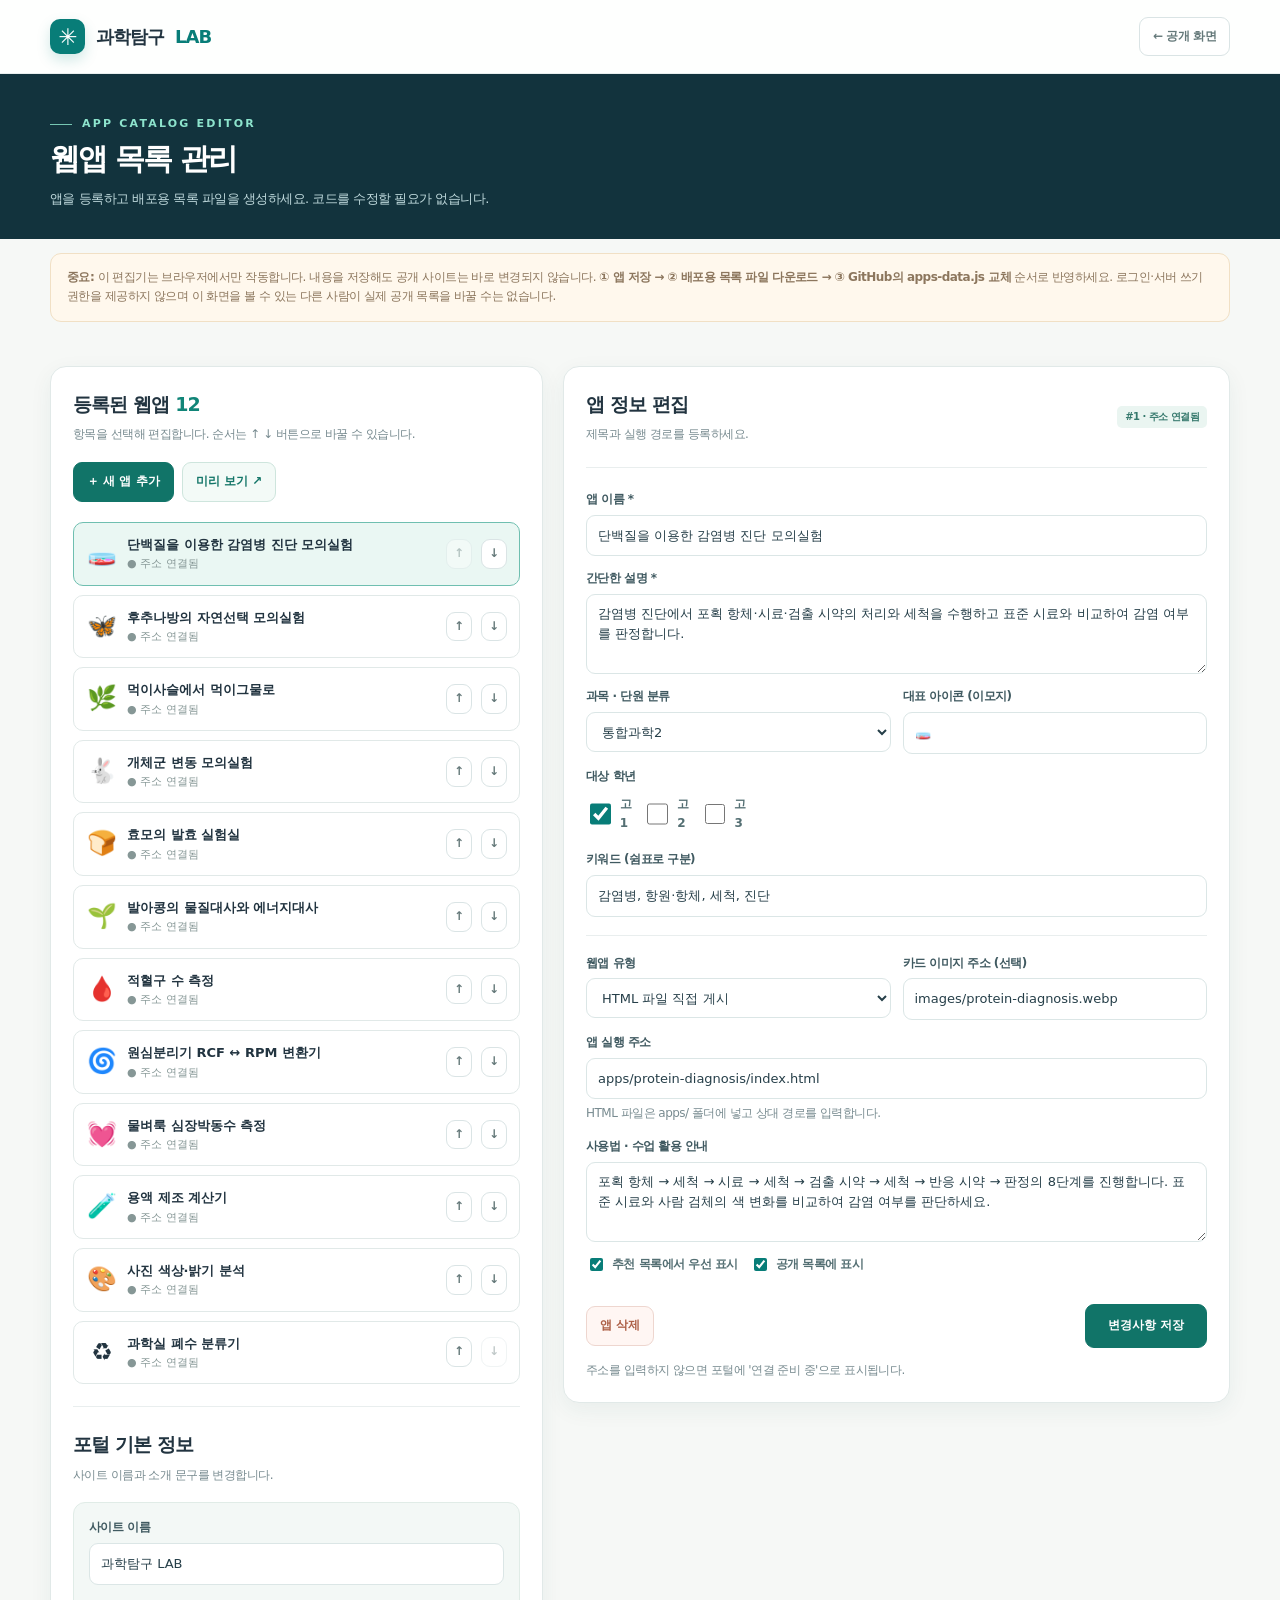
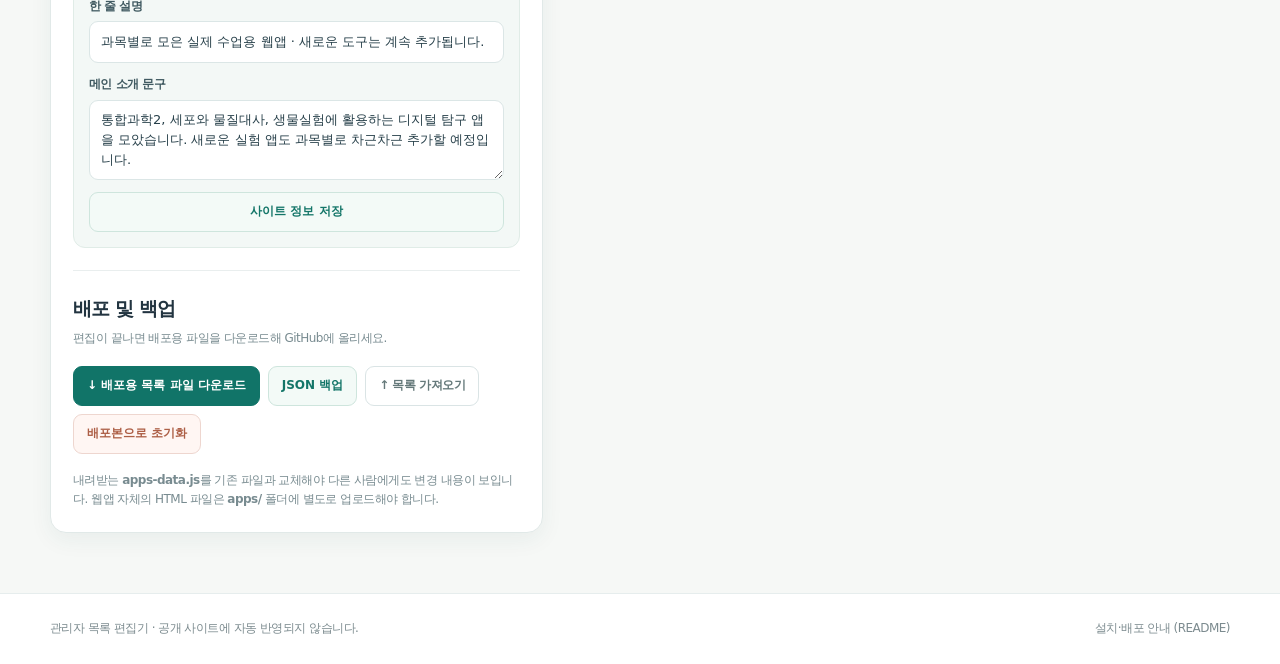
<file: manage.html>
<!doctype html>
<html lang="ko">
<head>
  <meta charset="utf-8">
  <meta name="viewport" content="width=device-width,initial-scale=1">
  <meta name="robots" content="noindex,nofollow">
  <meta name="theme-color" content="#12333d">
  <title>앱 목록 편집기 | 과학탐구 LAB</title>
  <link rel="stylesheet" href="styles.css">
  <script defer src="apps-data.js"></script>
  <script defer src="manage.js"></script>
</head>
<body class="manage-body">
  <header class="site-header"><div class="wrap head-inner"><a class="brand" href="index.html"><span class="brand-mark">✳</span> 과학탐구 <span class="suffix">LAB</span></a><a class="manage-btn neutral" href="index.html" style="text-decoration:none">← 공개 화면</a></div></header>
  <section class="manage-hero"><div class="wrap"><span class="eyebrow">APP CATALOG EDITOR</span><h1>웹앱 목록 관리</h1><p>앱을 등록하고 배포용 목록 파일을 생성하세요. 코드를 수정할 필요가 없습니다.</p></div></section>
  <main class="wrap">
    <div class="warning-note"><b>중요:</b> 이 편집기는 브라우저에서만 작동합니다. 내용을 저장해도 공개 사이트는 바로 변경되지 않습니다. <b>① 앱 저장 → ② 배포용 목록 파일 다운로드 → ③ GitHub의 apps-data.js 교체</b> 순서로 반영하세요. 로그인·서버 쓰기 권한을 제공하지 않으며 이 화면을 볼 수 있는 다른 사람이 실제 공개 목록을 바꿀 수는 없습니다.</div>
    <div class="manage-layout">
      <div class="panel">
        <h2>등록된 웹앱 <span id="appCounter" style="color:#118578">0</span></h2>
        <p class="help-text">항목을 선택해 편집합니다. 순서는 ↑ ↓ 버튼으로 바꿀 수 있습니다.</p>
        <div class="manage-actions"><button id="addApp" type="button" class="manage-btn">＋ 새 앱 추가</button><button id="preview" type="button" class="manage-btn light">미리 보기 ↗</button></div>
        <div id="manageList" class="manage-list"></div>
        <hr class="hr">
        <h2>포털 기본 정보</h2>
        <p class="help-text">사이트 이름과 소개 문구를 변경합니다.</p>
        <div class="settings-box"><div class="field"><label for="siteName">사이트 이름</label><input id="siteName" maxlength="60" placeholder="과학탐구 LAB"></div><div class="field"><label for="siteTagline">한 줄 설명</label><input id="siteTagline" maxlength="120"></div><div class="field"><label for="siteIntro">메인 소개 문구</label><textarea id="siteIntro" maxlength="450" rows="3"></textarea></div><button id="saveSite" type="button" class="manage-btn light">사이트 정보 저장</button></div>
        <hr class="hr">
        <h2>배포 및 백업</h2>
        <p class="help-text">편집이 끝나면 배포용 파일을 다운로드해 GitHub에 올리세요.</p>
        <div class="manage-actions"><button id="exportJs" type="button" class="manage-btn">↓ 배포용 목록 파일 다운로드</button><button id="exportJson" type="button" class="manage-btn light">JSON 백업</button><label class="manage-btn neutral upload-field">↑ 목록 가져오기<input id="importFile" type="file" accept=".js,.json,application/json,text/javascript" aria-label="목록 파일 가져오기"></label><button id="resetDraft" type="button" class="manage-btn danger">배포본으로 초기화</button></div>
        <div class="help-text">내려받는 <b>apps-data.js</b>를 기존 파일과 교체해야 다른 사람에게도 변경 내용이 보입니다. 웹앱 자체의 HTML 파일은 <b>apps/</b> 폴더에 별도로 업로드해야 합니다.</div>
      </div>
      <div class="panel" id="formPanel">
        <div style="display:flex;align-items:center;justify-content:space-between;gap:10px"><div><h2 id="formTitle">앱 정보 편집</h2><p class="help-text">제목과 실행 경로를 등록하세요.</p></div><span id="editBadge" class="tiny-tag">예시 편집</span></div>
        <hr class="hr">
        <form id="appForm" class="form-section">
          <div class="field"><label for="appTitle">앱 이름 *</label><input id="appTitle" name="title" maxlength="70" required placeholder="예: 물벼룩 심박수 분석"></div>
          <div class="field"><label for="appSummary">간단한 설명 *</label><textarea id="appSummary" name="summary" maxlength="230" required rows="2" placeholder="실험에서 어떻게 사용하는 앱인지 소개"></textarea></div>
          <div class="form-grid"><div class="field"><label for="appSubject">과목 · 단원 분류</label><select id="appSubject" name="subject"><option>통합과학1</option><option>통합과학2</option><option>생명과학</option><option>세포와 물질대사</option><option>생물의 유전</option><option>생물실험</option><option>기타</option></select></div><div class="field"><label for="appIcon">대표 아이콘 (이모지)</label><input id="appIcon" name="icon" maxlength="12" placeholder="예: 🔬"></div></div>
          <div class="field"><span class="field-label">대상 학년</span><div class="check-line"><label><input id="grade1" type="checkbox" value="고1"> 고1</label><label><input id="grade2" type="checkbox" value="고2"> 고2</label><label><input id="grade3" type="checkbox" value="고3"> 고3</label></div></div>
          <div class="field"><label for="appTags">키워드 (쉼표로 구분)</label><input id="appTags" name="tags" maxlength="140" placeholder="예: 심박수, 항상성, 영상 분석"></div>
          <hr class="hr" style="margin:5px 0">
          <div class="form-grid"><div class="field"><label for="appKind">웹앱 유형</label><select id="appKind"><option value="html">HTML 파일 직접 게시</option><option value="external">이미 게시된 외부 웹앱</option></select></div><div class="field"><label for="appImage">카드 이미지 주소 (선택)</label><input id="appImage" maxlength="350" placeholder="예: images/preview.png"></div></div>
          <div class="field"><label for="appUrl">앱 실행 주소</label><input id="appUrl" maxlength="1200" placeholder="예: apps/my-app/index.html" inputmode="url"><span class="help-text" id="urlHint">HTML 파일은 apps/ 폴더에 넣고 상대 경로를 입력합니다.</span></div>
          <div class="field"><label for="appGuide">사용법 · 수업 활용 안내</label><textarea id="appGuide" rows="3" maxlength="600" placeholder="앱 상세 보기에서 보여줄 안내 문구"></textarea></div>
          <div class="check-line"><label><input id="appFeatured" type="checkbox"> 추천 목록에서 우선 표시</label><label><input id="appVisible" type="checkbox" checked> 공개 목록에 표시</label></div>
          <div class="form-bottom"><button type="button" id="deleteApp" class="manage-btn danger">앱 삭제</button><button type="submit" class="manage-btn" style="padding:11px 22px">변경사항 저장</button></div>
          <p class="help-text" id="formHint">주소를 입력하지 않으면 포털에 '연결 준비 중'으로 표시됩니다.</p>
        </form>
      </div>
    </div>
  </main>
  <footer class="site-footer"><div class="wrap foot-inner">관리자 목록 편집기 · 공개 사이트에 자동 반영되지 않습니다.<a href="README.md">설치·배포 안내 (README)</a></div></footer>
  <div id="toast" class="toast" role="status" aria-live="polite" hidden></div>
</body>
</html>
</file>
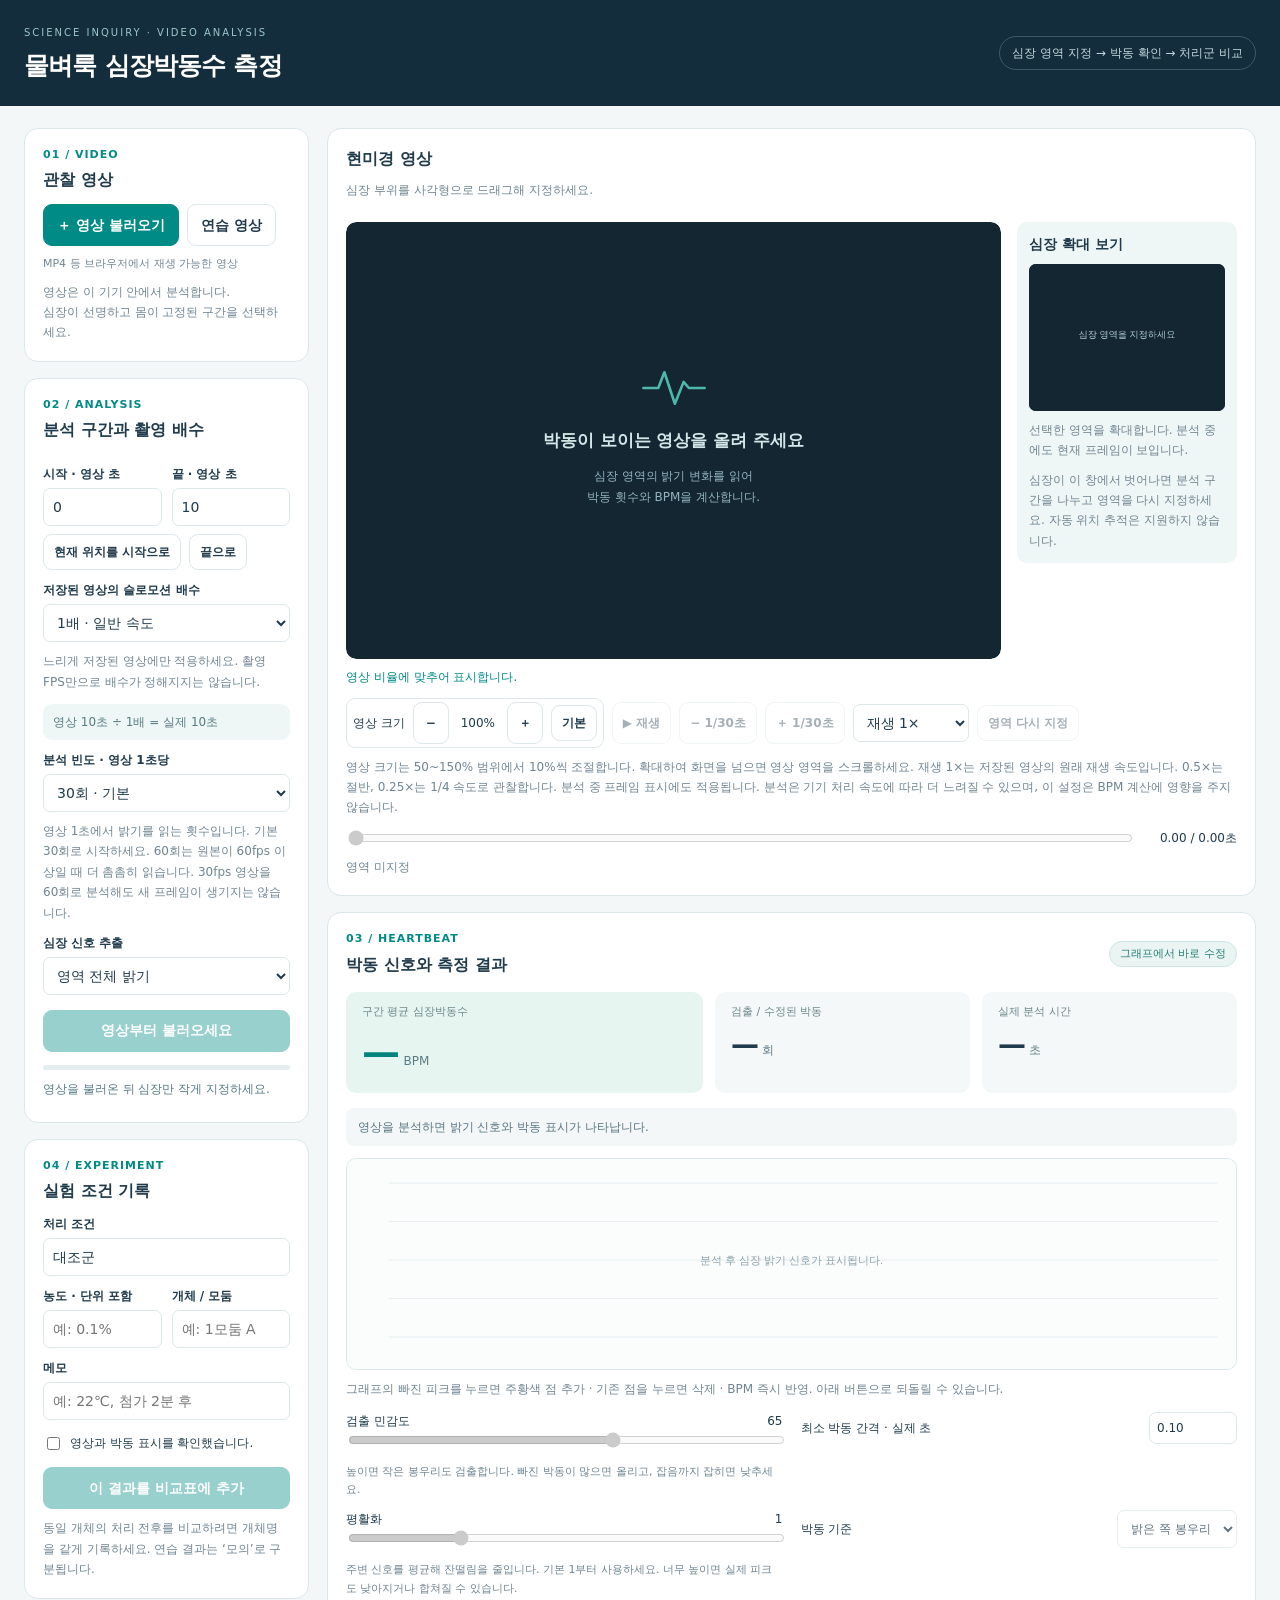
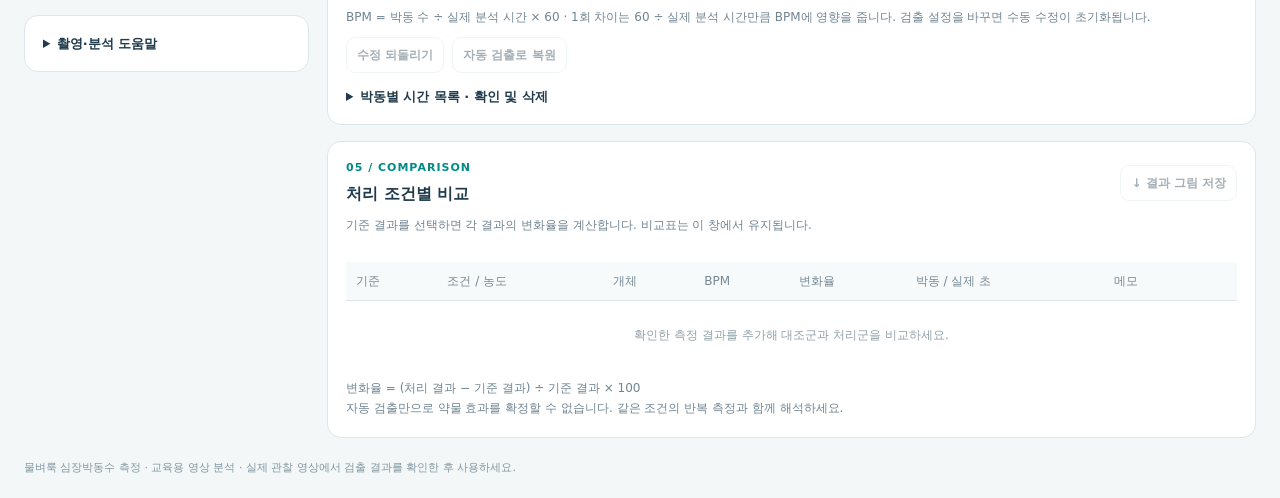
<file: apps/daphnia-heart-rate.html>
<!doctype html><html lang="ko"><head><meta charset="utf-8"><meta name="viewport" content="width=device-width,initial-scale=1"><title>물벼룩 심장박동수 측정</title><style>
:root{--navy:#142d3c;--ink:#203b4c;--muted:#708592;--teal:#008b86;--line:#dce7e9;--bg:#f3f7f8;--red:#e7756e}*{box-sizing:border-box}body{margin:0;background:var(--bg);color:var(--ink);font:14px/1.5 system-ui,-apple-system,'Malgun Gothic',sans-serif}button,input,select{font:inherit}button,.upload{border:1px solid var(--line);border-radius:9px;background:white;color:var(--ink);padding:9px 13px;min-height:42px;cursor:pointer;font-weight:600}button:hover{background:#eaf5f3}button:disabled{opacity:.4;cursor:default}.primary{background:var(--teal);border-color:var(--teal);color:white}.primary:hover{background:#007c78}button[aria-pressed=true]{background:#e0f3ef;border-color:var(--teal);color:#007d75}button:focus-visible,input:focus-visible,select:focus-visible,summary:focus-visible{outline:3px solid #52bbb7;outline-offset:2px}input[type=number],input[type=text],select{width:100%;min-height:38px;border:1px solid var(--line);border-radius:7px;background:white;padding:7px 9px;color:var(--ink)}input[type=range],input[type=checkbox]{accent-color:var(--teal)}header{background:var(--navy);color:white;padding:21px max(24px,calc((100vw - 1500px)/2));display:flex;justify-content:space-between;align-items:center;gap:14px}header small{font-size:10px;letter-spacing:2px;color:#99c7ca}h1{font-size:25px;margin:5px 0 0;letter-spacing:-.8px}header span{border:1px solid #3d5966;border-radius:20px;padding:7px 12px;color:#bfd8dc;font-size:12px;white-space:nowrap}main{max-width:1548px;padding:22px 24px;margin:auto;display:grid;grid-template-columns:285px minmax(0,1fr);gap:18px;align-items:start}.side,.content{display:flex;flex-direction:column;gap:16px;min-width:0}.card{border:1px solid var(--line);background:white;border-radius:14px;padding:18px;min-width:0}.eyebrow{font-size:11px;letter-spacing:1px;color:var(--teal);font-weight:800;margin-bottom:5px}h2{font-size:16px;margin:0 0 12px}h3{font-size:14px;margin:0}.hint{font-size:12px;line-height:1.7;color:var(--muted);margin:9px 0 0}.row{display:flex;align-items:center;gap:8px;flex-wrap:wrap}.between{justify-content:space-between}.grid2{display:grid;grid-template-columns:1fr 1fr;gap:10px}.wide{width:100%}.field{display:block;font-size:12px;font-weight:600;margin:11px 0 5px}.fact{border-radius:9px;background:#eff6f6;padding:9px 10px;font-size:12px;color:#557c80;margin-top:12px}.fileinfo{font-size:11px;color:var(--muted);margin-top:10px;overflow-wrap:anywhere}fieldset{border:0;padding:0;margin:0;min-width:0}summary{cursor:pointer;font-weight:600;font-size:13px}.status{padding:10px 0 0;min-height:34px;font-size:12px;color:#557a83}.video-frame{position:relative;background:#142632;border-radius:10px;overflow:hidden;aspect-ratio:3/2;max-height:50vh;margin:auto;width:100%;max-width:760px}video{display:block;width:100%;height:100%;object-fit:contain}#roiCanvas{position:absolute;inset:0;width:100%;height:100%;touch-action:none;cursor:crosshair}.empty{position:absolute;inset:0;display:flex;flex-direction:column;align-items:center;justify-content:center;color:#94b5bf;text-align:center;padding:20px;pointer-events:none}.empty svg{width:70px;margin-bottom:16px}.empty b{font-size:17px;color:#d4e7e8}.empty p{font-size:12px;line-height:1.8}.tag{font-size:11px;background:#eaf4f3;border:1px solid #cce7e2;color:#217c73;border-radius:20px;padding:4px 10px}.video-top{margin-bottom:12px}.video-tools{margin-top:12px}.video-tools button{font-size:12px;padding:8px 10px}.timeline{display:flex;align-items:center;gap:10px;margin-top:10px}.timeline input{flex:1;min-width:50px}.time{font-variant-numeric:tabular-nums;font-size:12px;min-width:92px;text-align:right}.progress{height:5px;background:#e5eeef;border-radius:5px;margin-top:13px;overflow:hidden}.progress span{height:100%;width:0;background:#009e96;display:block;transition:width .15s}.stats{display:grid;grid-template-columns:1.4fr 1fr 1fr;gap:12px;margin:15px 0}.stat{background:#f5f8f9;border-radius:10px;padding:12px 16px}.stat.main{background:#e6f5f0}.stat small{display:block;color:#6b878a;font-size:11px;margin-bottom:4px}.stat strong{font-size:28px;letter-spacing:-1px;font-variant-numeric:tabular-nums}.stat.main strong{font-size:38px;color:#00847c}.stat span{font-size:12px;color:#5c7c84}.chart-wrap{border:1px solid var(--line);border-radius:10px;overflow:hidden;background:#fbfdfd}#signalChart{width:100%;height:210px;display:block;touch-action:pan-y}.quality{font-size:12px;padding:10px 12px;border-radius:8px;background:#f3f7f8;margin-bottom:12px;color:#597581}.quality.warn{background:#fff4df;color:#8e6627}.quality.ok{background:#edf8f2;color:#3c7966}.controls{padding:12px 0 0;display:grid;grid-template-columns:1fr 1fr;gap:10px 18px}.control label{font-size:12px;display:flex;justify-content:space-between;align-items:center}.control input[type=range]{width:100%}.control input[type=number]{max-width:88px;min-height:32px;padding:4px 7px}.control .hint{font-size:11px}.review{display:flex;gap:7px;align-items:flex-start;margin:14px 0 10px;font-size:12px}.review input{margin-top:3px}.comparison{overflow-x:auto}table{border-collapse:collapse;width:100%;font-size:12px;white-space:nowrap;text-align:left}th{color:#778995;font-weight:500;background:#f7fafa;padding:10px;border-bottom:1px solid var(--line)}td{padding:10px;border-bottom:1px solid #edf1f3}td button{min-height:30px;padding:3px 7px;font-size:11px}td input{accent-color:var(--teal)}.mini-bars{display:flex;flex-direction:column;gap:8px;margin:15px 0 0}.barrow{display:grid;grid-template-columns:minmax(80px,150px) minmax(80px,1fr) 75px;gap:10px;align-items:center;font-size:12px}.barlabel{overflow:hidden;text-overflow:ellipsis;white-space:nowrap}.bartrack{height:14px;background:#eef4f5;border-radius:4px;overflow:hidden}.barfill{height:100%;background:#16a59b;border-radius:4px}.barfill.ref{background:#738e9d}.barvalue{text-align:right;color:#557380;font-variant-numeric:tabular-nums}.empty-table{text-align:center;padding:25px;color:#91a1aa;font-size:12px}.subtle{font-size:12px!important;min-height:36px;padding:7px 10px}dialog{border:1px solid var(--line);border-radius:14px;padding:20px;width:min(620px,94vw);max-height:90vh;color:var(--ink)}dialog::backdrop{background:#142d3c99}dialog img{max-width:100%;max-height:55vh;object-fit:contain;display:block;margin-top:12px}.save-link{display:inline-block;padding:11px 17px;background:var(--teal);color:white;border-radius:8px;text-decoration:none;font-weight:600}.save-name{overflow-wrap:anywhere;font-size:13px}[hidden]{display:none!important}footer{max-width:1500px;margin:0 auto 22px;padding:0 24px;font-size:11px;color:#8196a0}.processing .busy-lock{pointer-events:none;opacity:.55}.warning-text{color:#956a28}#roiHelp{margin-bottom:10px}.guide p{margin:9px 0;font-size:12px;color:#65808a;line-height:1.8}#recordBtn{margin-top:4px}.now{border:1px solid #cfe8e1;border-radius:8px;padding:9px 12px;font-size:12px;background:#f3faf7;margin-top:10px}
@media(max-width:1050px){main{grid-template-columns:250px minmax(0,1fr);padding:16px;gap:12px}.card{padding:15px}.stats{gap:8px}.stat{padding:10px}.stat strong{font-size:24px}.stat.main strong{font-size:32px}.video-frame{max-height:43vh}.controls{grid-template-columns:1fr}.control input[type=range]{max-width:100%}}@media(max-width:760px){header{padding:15px 16px}h1{font-size:21px}header span{display:none}main{display:flex;flex-direction:column;padding:12px;gap:12px}.side,.content{display:contents}.upload-card{order:0;width:100%}.video-card{order:1;width:100%}.settings-card{order:2;width:100%}.analysis-card{order:3;width:100%}.label-card{order:4;width:100%}.compare-card{order:5;width:100%}.guide-card{order:6;width:100%}.upload-card .hint{display:none}.upload-card h2{margin-bottom:8px}.upload-card .row{flex-wrap:nowrap}.upload-card .row button{flex:1}.video-frame{max-height:none}.stats{grid-template-columns:1.25fr 1fr 1fr;gap:6px}.stat{padding:9px}.stat small{font-size:10px}.stat.main strong{font-size:31px}.stat strong{font-size:24px}.controls{grid-template-columns:1fr 1fr;gap:10px}#signalChart{height:185px}.video-tools{gap:6px}.time{font-size:11px;min-width:82px}.field{margin-top:9px}.barrow{grid-template-columns:90px minmax(60px,1fr) 70px}.eyebrow{font-size:10px}footer{padding:0 16px}}

.video-frame{max-height:none!important;max-width:none;width:100%;aspect-ratio:var(--video-ratio,1.5)}
.video-stage{display:grid;grid-template-columns:minmax(0,1fr) 220px;gap:16px;align-items:start}.video-stage.portrait{grid-template-columns:minmax(0,1fr) minmax(180px,.7fr)}
.video-stage.portrait .video-frame{width:min(100%,calc(78vh * var(--video-ratio)));min-width:0}.video-stage.large{grid-template-columns:1fr}.video-stage.large .video-frame{width:100%}.video-stage.large .heart-view{max-width:320px;margin:auto;width:100%}
.heart-view{background:#eff6f6;padding:12px;border-radius:10px}.heart-view canvas{width:100%;height:190px;display:block;background:#142632;margin:9px 0;border-radius:7px}.peak-list{max-height:240px;overflow:auto;margin-top:10px}.peak-row{display:flex;align-items:center;justify-content:space-between;gap:8px;padding:6px;border-bottom:1px solid var(--line)}.peak-row button{font-size:12px;min-height:36px}.live-status{margin:9px 0;color:var(--teal);font-size:12px;font-variant-numeric:tabular-nums}
@media(max-width:1050px){.video-stage,.video-stage.portrait{grid-template-columns:minmax(0,1fr) 170px}.heart-view canvas{height:150px}}
@media(max-width:760px){.video-stage,.video-stage.portrait{grid-template-columns:1fr}.video-stage.portrait .video-frame{width:100%}.heart-view canvas{height:170px}.heart-view{width:100%;max-width:none}.video-card .row{gap:6px}}
.heart-view canvas{height:auto;aspect-ratio:4/3}
.video-viewport{min-width:0;width:100%;max-height:80vh;overflow:auto;border-radius:10px}.video-viewport .video-frame{margin:0 auto}.zoom-tools{padding:3px 6px;border:1px solid var(--line);border-radius:9px;font-size:12px}.zoom-tools output{min-width:42px;text-align:center;font-variant-numeric:tabular-nums}.zoom-tools button{min-width:36px}.video-stage.portrait .video-frame{width:auto}
</style></head><body>
<header><div><small>SCIENCE INQUIRY · VIDEO ANALYSIS</small><h1>물벼룩 심장박동수 측정</h1></div><span>심장 영역 지정 → 박동 확인 → 처리군 비교</span></header>
<main><aside class="side"><section class="card upload-card"><div class="eyebrow">01 / VIDEO</div><h2>관찰 영상</h2><div class="row"><button id="uploadBtn" class="primary">＋ 영상 불러오기</button><button id="demoBtn">연습 영상</button></div><input type="file" id="fileInput" accept="video/*" hidden><div class="fileinfo" id="fileInfo">MP4 등 브라우저에서 재생 가능한 영상</div><p class="hint">영상은 이 기기 안에서 분석합니다.<br>심장이 선명하고 몸이 고정된 구간을 선택하세요.</p></section>
<section class="card settings-card"><div class="eyebrow">02 / ANALYSIS</div><h2>분석 구간과 촬영 배수</h2><fieldset id="settings"><div class="grid2"><div><label class="field" for="startTime">시작 · 영상 초</label><input id="startTime" type="number" min="0" step="0.1" value="0"></div><div><label class="field" for="endTime">끝 · 영상 초</label><input id="endTime" type="number" min="0" step="0.1" value="10"></div></div><div class="row" style="margin-top:8px"><button id="setStart" class="subtle">현재 위치를 시작으로</button><button id="setEnd" class="subtle">끝으로</button></div><label class="field" for="slowFactor">저장된 영상의 슬로모션 배수</label><select id="slowFactor"><option value="1">1배 · 일반 속도</option><option value="2">2배 슬로모션</option><option value="4">4배 슬로모션</option><option value="8">8배 슬로모션</option></select><p class="hint">느리게 저장된 영상에만 적용하세요. 촬영 FPS만으로 배수가 정해지지는 않습니다.</p><div class="fact" id="timeFact">영상 10초 ÷ 1배 = 실제 10초</div><label class="field" for="sampleRate">분석 빈도 · 영상 1초당</label><select id="sampleRate"><option value="30">30회 · 기본</option><option value="60">60회 · 빠른 박동 / 60fps 이상 원본</option><option value="15">15회 · 슬로모션 영상용</option></select><p class="hint">영상 1초에서 밝기를 읽는 횟수입니다. 기본 30회로 시작하세요. 60회는 원본이 60fps 이상일 때 더 촘촘히 읽습니다. 30fps 영상을 60회로 분석해도 새 프레임이 생기지는 않습니다.</p><label class="field" for="signalMethod">심장 신호 추출</label><select id="signalMethod"><option value="mean">영역 전체 밝기</option><option value="best">영역 내 밝기 변화가 큰 부분</option></select></fieldset><button id="analyzeBtn" class="primary wide" style="margin-top:15px" disabled>심장 영역을 먼저 지정하세요</button><button id="cancelBtn" class="wide" style="margin-top:8px" hidden>분석 중단</button><div class="progress"><span id="progressFill"></span></div><div class="status" id="analysisStatus" role="status" aria-live="polite">영상을 불러온 뒤 심장만 작게 지정하세요.</div></section>
<section class="card label-card"><div class="eyebrow">04 / EXPERIMENT</div><h2>실험 조건 기록</h2><label class="field" for="condition">처리 조건</label><input id="condition" type="text" maxlength="60" value="대조군" placeholder="예: 대조군 / 카페인 처리"><div class="grid2"><div><label class="field" for="concentration">농도 · 단위 포함</label><input id="concentration" type="text" maxlength="40" placeholder="예: 0.1%"></div><div><label class="field" for="specimen">개체 / 모둠</label><input id="specimen" type="text" maxlength="30" placeholder="예: 1모둠 A"></div></div><label class="field" for="notes">메모</label><input id="notes" type="text" maxlength="120" placeholder="예: 22℃, 첨가 2분 후"><label class="review"><input type="checkbox" id="reviewed">영상과 박동 표시를 확인했습니다.</label><button id="recordBtn" class="primary wide" disabled>이 결과를 비교표에 추가</button><p class="hint">동일 개체의 처리 전후를 비교하려면 개체명을 같게 기록하세요. 연습 결과는 ‘모의’로 구분됩니다.</p></section>
<section class="card guide-card guide"><details><summary>촬영·분석 도움말</summary><p>① 심장이 잘 보이도록 초점을 맞추고, 카메라와 물벼룩의 움직임이 적은 구간을 촬영하세요.</p><p>② 심장 주변의 다리·장·배경을 넓게 포함하면 다른 움직임이 검출될 수 있습니다. 심장의 수축·이완에 따라 밝기가 바뀌는 부분을 작게 선택하세요.</p><p>③ 슬로모션이 4배로 저장되었다면 분석 배수도 4배입니다. 아래 재생 속도 버튼은 눈으로 확인하는 속도만 바꾸며 BPM 계산에는 영향을 주지 않습니다.</p><p>④ 밝은 때와 어두운 때 중 한쪽만 박동으로 세세요. 매 박동에서 두 개씩 잡히면 최소 박동 간격을 늘리거나 영역을 좁혀 보세요.</p><p>⑤ 자동 검출이 0개인 결과를 심장 정지로 해석하지 마세요. 초점·영역·신호를 먼저 확인하세요.</p><p>⑥ 온도, 개체, 관찰 시간, 물질의 농도와 처리 시간을 함께 기록해 비교하세요.</p></details></section></aside>
<div class="content"><section class="card video-card"><div class="row between video-top"><div><h2 style="margin:0">현미경 영상</h2><p class="hint" id="roiHelp">심장 부위를 사각형으로 드래그해 지정하세요.</p></div><span class="tag" id="demoTag" hidden>모의 영상 · 실제 실험 아님</span></div><div class="video-stage" id="videoStage"><div class="video-viewport" id="videoViewport"><div class="video-frame" id="videoFrame"><video id="video" playsinline muted preload="metadata"></video><canvas id="roiCanvas" aria-label="심장 영역 선택 화면"></canvas><div class="empty" id="empty"><svg viewBox="0 0 80 60" fill="none" aria-hidden="true"><path d="M5 32h17l7-18 12 36 10-25 6 7h18" stroke="#4db7ac" stroke-width="3" stroke-linecap="round" stroke-linejoin="round"/></svg><b>박동이 보이는 영상을 올려 주세요</b><p>심장 영역의 밝기 변화를 읽어<br>박동 횟수와 BPM을 계산합니다.</p></div></div></div><aside class="heart-view"><h3>심장 확대 보기</h3><canvas id="heartPreview" width="320" height="240" aria-label="선택한 심장 영역의 확대 영상"></canvas><p class="hint">선택한 영역을 확대합니다. 분석 중에도 현재 프레임이 보입니다.</p><p class="hint">심장이 이 창에서 벗어나면 분석 구간을 나누고 영역을 다시 지정하세요. 자동 위치 추적은 지원하지 않습니다.</p></aside></div><div class="live-status" id="liveStatus" role="status">영상 비율에 맞추어 표시합니다.</div><div class="row video-tools"><div class="row zoom-tools" role="group" aria-label="영상 표시 크기"><span>영상 크기</span><button id="zoomOut" aria-label="영상 크기 줄이기">−</button><output id="zoomValue" aria-live="polite">100%</output><button id="zoomIn" aria-label="영상 크기 키우기">＋</button><button id="zoomReset" class="subtle">기본</button></div><button id="playBtn" disabled>▶ 재생</button><button id="backFrame" disabled>− 1/30초</button><button id="nextFrame" disabled>＋ 1/30초</button><select id="playSpeed" aria-label="확인용 영상 재생 속도" style="width:auto"><option value="1">재생 1×</option><option value="0.5">재생 0.5×</option><option value="0.25">재생 0.25×</option></select><button id="resetROI" class="subtle" disabled>영역 다시 지정</button></div><p class="hint">영상 크기는 50~150% 범위에서 10%씩 조절합니다. 확대하여 화면을 넘으면 영상 영역을 스크롤하세요. 재생 1×는 저장된 영상의 원래 재생 속도입니다. 0.5×는 절반, 0.25×는 1/4 속도로 관찰합니다. 분석 중 프레임 표시에도 적용됩니다. 분석은 기기 처리 속도에 따라 더 느려질 수 있으며, 이 설정은 BPM 계산에 영향을 주지 않습니다.</p><div class="timeline"><input id="seek" type="range" min="0" max="10" step="0.01" value="0" aria-label="영상 위치" disabled><span class="time" id="videoTime">0.00 / 0.00초</span></div><div id="roiStatus" class="hint">영역 미지정</div></section>
<section class="card analysis-card"><div class="row between"><div><div class="eyebrow">03 / HEARTBEAT</div><h2 style="margin:0">박동 신호와 측정 결과</h2></div><span class="tag">그래프에서 바로 수정</span><button id="editPeaks" hidden disabled>박동 수정</button></div><div class="stats"><div class="stat main"><small>구간 평균 심장박동수</small><strong id="bpmValue">—</strong> <span>BPM</span></div><div class="stat"><small>검출 / 수정된 박동</small><strong id="beatValue">—</strong> <span>회</span></div><div class="stat"><small>실제 분석 시간</small><strong id="realValue">—</strong> <span>초</span></div></div><div class="quality" id="quality">영상을 분석하면 밝기 신호와 박동 표시가 나타납니다.</div><div class="chart-wrap"><canvas id="signalChart" aria-label="심장 박동 신호 그래프. 빈 곳을 누르면 박동 추가, 기존 주황색 점을 누르면 삭제합니다."></canvas></div><div class="hint" id="chartHint">그래프의 빠진 피크를 누르면 주황색 점 추가 · 기존 점을 누르면 삭제 · BPM 즉시 반영. 아래 버튼으로 되돌릴 수 있습니다.</div><fieldset id="peakSettings" disabled><div class="controls"><div class="control"><label for="sensitivity">검출 민감도 <output id="sensitivityValue">65</output></label><input id="sensitivity" type="range" min="10" max="100" value="65"><p class="hint">높이면 작은 봉우리도 검출합니다. 빠진 박동이 많으면 올리고, 잡음까지 잡히면 낮추세요.</p></div><div class="control"><label for="minGap">최소 박동 간격 · 실제 초<input id="minGap" type="number" min="0.04" max="2" step="0.01" value="0.10"></label></div><div class="control"><label for="smoothing">평활화 <output id="smoothingValue">1</output></label><input id="smoothing" type="range" min="0" max="4" value="1"><p class="hint">주변 신호를 평균해 잔떨림을 줄입니다. 기본 1부터 사용하세요. 너무 높이면 실제 피크도 낮아지거나 합쳐질 수 있습니다.</p></div><div class="control"><label for="polarity">박동 기준<select id="polarity" style="width:auto"><option value="bright">밝은 쪽 봉우리</option><option value="dark">어두운 쪽 골</option></select></label></div></div></fieldset><p class="hint">BPM = 박동 수 ÷ 실제 분석 시간 × 60 · 1회 차이는 60 ÷ 실제 분석 시간만큼 BPM에 영향을 줍니다. 검출 설정을 바꾸면 수동 수정이 초기화됩니다.</p><div class="row" style="margin-top:9px"><button id="undoPeak" class="subtle" disabled>수정 되돌리기</button><button id="autoAgain" class="subtle" disabled>자동 검출로 복원</button></div><div class="now" id="intervalInfo" hidden></div><details style="margin-top:14px"><summary>박동별 시간 목록 · 확인 및 삭제</summary><p class="hint">시간 버튼을 누르면 해당 장면으로 이동합니다. 박동을 놓쳤다면 그 장면으로 이동한 뒤 추가하세요.</p><button id="addCurrentPeak" class="subtle" disabled>현재 영상 위치에 박동 추가</button><div id="peakList" class="peak-list">분석 후 표시됩니다.</div></details></section>
<section class="card compare-card"><div class="row between"><div><div class="eyebrow">05 / COMPARISON</div><h2 style="margin:0">처리 조건별 비교</h2></div><button id="saveReport" class="subtle" disabled>↓ 결과 그림 저장</button></div><p class="hint">기준 결과를 선택하면 각 결과의 변화율을 계산합니다. 비교표는 이 창에서 유지됩니다.</p><div id="bars" class="mini-bars"></div><div class="comparison" style="margin-top:12px"><table><thead><tr><th>기준</th><th>조건 / 농도</th><th>개체</th><th>BPM</th><th>변화율</th><th>박동 / 실제 초</th><th>메모</th><th></th></tr></thead><tbody id="records"></tbody></table><div class="empty-table" id="emptyRecords">확인한 측정 결과를 추가해 대조군과 처리군을 비교하세요.</div></div><p class="hint">변화율 = (처리 결과 − 기준 결과) ÷ 기준 결과 × 100<br>자동 검출만으로 약물 효과를 확정할 수 없습니다. 같은 조건의 반복 측정과 함께 해석하세요.</p></section></div></main>
<footer>물벼룩 심장박동수 측정 · 교육용 영상 분석 · 실제 관찰 영상에서 검출 결과를 확인한 후 사용하세요.</footer>
<dialog id="exportDialog" aria-labelledby="exportTitle"><h2 id="exportTitle">결과 그림 저장</h2><p class="save-name" id="exportName"></p><div class="row"><a class="save-link" id="downloadLink" target="_blank" rel="noopener">파일 다운로드</a><button id="closeExport">닫기</button></div><p class="hint">사진이 새 창에서 열리면 마우스 오른쪽 버튼이나 길게 누르기로 저장할 수 있습니다.</p><img id="exportImage" alt="저장할 실험 결과 그림"></dialog>
<script>
function analyzeSignal(raw,fs,factor,minGap,sensitivity,smooth,invert){
 const n=raw.length,win=Math.max(5,Math.round(fs*factor*.7)),prefix=[0];for(const x of raw)prefix.push(prefix[prefix.length-1]+x);
 const detrended=raw.map((x,i)=>{let a=Math.max(0,i-Math.floor(win/2)),b=Math.min(n,i+Math.ceil(win/2));return x-(prefix[b]-prefix[a])/(b-a)});
 const sm=detrended.map((x,i)=>{let sum=0,k=0;for(let j=Math.max(0,i-smooth);j<=Math.min(n-1,i+smooth);j++){sum+=detrended[j];k++}return sum/k*(invert?-1:1)});
 const rms=Math.sqrt(sm.reduce((a,b)=>a+b*b,0)/Math.max(1,n)),signal=sm.map(x=>rms>.000001?x/rms:0),gap=Math.max(2,Math.round(minGap*factor*fs)),radius=Math.max(2,Math.round(gap*.9)),threshold=1.4-sensitivity*.011;
 let candidates=[];if(rms>.035)for(let i=1;i<n-1;i++){if(signal[i]<=signal[i-1]||signal[i]<signal[i+1]||signal[i]<-.1)continue;let left=signal[i],right=signal[i];for(let j=Math.max(0,i-radius);j<i;j++)left=Math.min(left,signal[j]);for(let j=i+1;j<=Math.min(n-1,i+radius);j++)right=Math.min(right,signal[j]);let prom=signal[i]-Math.max(left,right);if(prom>=threshold)candidates.push({i,score:prom})}
 candidates.sort((a,b)=>b.score-a.score);const peaks=[];for(const c of candidates)if(!peaks.some(i=>Math.abs(c.i-i)<gap))peaks.push(c.i);peaks.sort((a,b)=>a-b);
 return {signal,peaks,rms};
}
function summarize(peaks,fs,factor,duration){const actual=duration/factor,bpm=actual>0?peaks.length*60/actual:0;let intervals=[];for(let i=1;i<peaks.length;i++)intervals.push((peaks[i]-peaks[i-1])/fs/factor);const mean=intervals.reduce((a,b)=>a+b,0)/Math.max(1,intervals.length),cv=mean?Math.sqrt(intervals.reduce((a,b)=>a+(b-mean)**2,0)/Math.max(1,intervals.length))/mean:0;return{count:peaks.length,actual,bpm,intervalBpm:mean?60/mean:null,cv}}
if(typeof module!=='undefined')module.exports={analyzeSignal,summarize};

const $=id=>document.getElementById(id),video=$('video'),overlay=$('roiCanvas'),oc=overlay.getContext('2d'),chart=$('signalChart'),gc=chart.getContext('2d');
let source='',objectURL=null,filename='',roi=null,drag=null,busy=false,aborter=null,analysis=null,editing=false,peakHistory=[],records=[],baseline=null,recordId=0,isDemo=false,reportURL=null,loadId=0;
const DEMO='[data-uri]';
function status(s){$('analysisStatus').textContent=s}function round(x,n=1){return Number(x.toFixed(n))}function factor(){return +$('slowFactor').value}function hasVideo(){return Number.isFinite(video.duration)&&video.duration>0&&video.videoWidth>0}
function invalidate(){analysis=null;$('peakList').textContent='분석 후 표시됩니다.';$('addCurrentPeak').disabled=true;peakHistory=[];$('reviewed').checked=false;$('bpmValue').textContent='—';$('beatValue').textContent='—';$('realValue').textContent='—';$('peakSettings').disabled=true;$('editPeaks').disabled=true;$('autoAgain').disabled=true;$('undoPeak').disabled=true;$('recordBtn').disabled=true;$('quality').className='quality';$('quality').textContent='심장 영역과 분석 구간을 확인한 뒤 분석을 실행하세요.';$('intervalInfo').hidden=true;drawChart()}
function updateReady(){const ready=hasVideo()&&roi&&!busy;$('analyzeBtn').disabled=!ready;$('analyzeBtn').textContent=busy?'영상을 분석하고 있습니다…':!hasVideo()?'영상부터 불러오세요':!roi?'심장 영역을 먼저 지정하세요':'선택 구간의 박동 분석';$('resetROI').disabled=!hasVideo()||busy;for(const id of ['playBtn','backFrame','nextFrame','seek'])$(id).disabled=!hasVideo()||busy;const t=(+$('endTime').value-+$('startTime').value);$('timeFact').textContent='영상 '+round(Math.max(0,t),2)+'초 ÷ '+factor()+'배 = 실제 '+round(Math.max(0,t)/factor(),2)+'초';}
function overlaySize(){const box=$('videoFrame').getBoundingClientRect(),dpr=Math.min(devicePixelRatio||1,2);overlay.width=Math.round(box.width*dpr);overlay.height=Math.round(box.height*dpr);drawROI()}
function mapVideo(){const r=overlay.getBoundingClientRect(),s=hasVideo()?Math.min(r.width/video.videoWidth,r.height/video.videoHeight):1;return{s,x:(r.width-(video.videoWidth||r.width)*s)/2,y:(r.height-(video.videoHeight||r.height)*s)/2,w:r.width,h:r.height}}
function point(e){const r=overlay.getBoundingClientRect(),m=mapVideo();return{x:Math.max(0,Math.min(video.videoWidth,(e.clientX-r.left-m.x)/m.s)),y:Math.max(0,Math.min(video.videoHeight,(e.clientY-r.top-m.y)/m.s))}}
function drawROI(){const m=mapVideo(),dpr=Math.min(devicePixelRatio||1,2);oc.setTransform(dpr,0,0,dpr,0,0);oc.clearRect(0,0,m.w,m.h);const r=drag?{x:Math.min(drag.a.x,drag.b.x),y:Math.min(drag.a.y,drag.b.y),w:Math.abs(drag.a.x-drag.b.x),h:Math.abs(drag.a.y-drag.b.y)}:roi;if(!r){drawHeart();return}oc.strokeStyle='#49eed1';oc.lineWidth=2;oc.strokeRect(m.x+r.x*m.s,m.y+r.y*m.s,r.w*m.s,r.h*m.s);oc.font='600 12px sans-serif';oc.fillStyle='#143b3e';const tx=m.x+r.x*m.s,ty=Math.max(18,m.y+r.y*m.s-5);oc.fillRect(tx,ty-17,76,18);oc.fillStyle='#b7fff0';oc.fillText('심장 영역',tx+6,ty-4)}
overlay.addEventListener('pointerdown',e=>{if(!hasVideo()||busy)return;video.pause();overlay.setPointerCapture(e.pointerId);const p=point(e);drag={a:p,b:p};drawROI()});overlay.addEventListener('pointermove',e=>{if(drag){drag.b=point(e);drawROI()}});overlay.addEventListener('pointerup',()=>{if(!drag)return;const r={x:Math.round(Math.min(drag.a.x,drag.b.x)),y:Math.round(Math.min(drag.a.y,drag.b.y)),w:Math.round(Math.abs(drag.a.x-drag.b.x)),h:Math.round(Math.abs(drag.a.y-drag.b.y))};drag=null;if(r.w>=4&&r.h>=4){roi=r;invalidate();$('roiStatus').textContent='심장 영역 '+r.w+' × '+r.h+' px · 심장 외 움직임이 들어가지 않게 지정하세요.';status('영역 선택 완료. 구간과 촬영 배수를 확인하고 분석하세요.')}else status('영역이 너무 작습니다. 심장 부분을 조금 더 넓게 드래그하세요.');drawROI();drawHeart();updateReady()});overlay.addEventListener('pointercancel',()=>{drag=null;drawROI()});
function setBusy(v){busy=v;$('settings').disabled=v;$('peakSettings').disabled=v||!analysis;$('cancelBtn').hidden=!v;for(const id of ['uploadBtn','demoBtn','playSpeed','recordBtn','editPeaks','autoAgain','undoPeak'])$(id).disabled=v||(['recordBtn','editPeaks','autoAgain','undoPeak'].includes(id)&&!analysis);if(!v)refreshReview();$('addCurrentPeak').disabled=v||!analysis;updateReady()}
async function loadVideo(src,name,demo){const id=++loadId;if(busy)aborter.abort();video.pause();source=src;filename=name;isDemo=demo;roi=null;invalidate();$('liveStatus').textContent='영상 비율에 맞추어 표시합니다.';drawHeart();$('empty').hidden=false;$('empty').querySelector('b').textContent='영상을 불러오고 있습니다…';video.src=src;video.load();$('demoTag').hidden=!demo;try{await new Promise((res,rej)=>{let timer=setTimeout(()=>finish(false),15000);function finish(ok){clearTimeout(timer);video.removeEventListener('loadeddata',okFn);video.removeEventListener('error',errFn);ok?res():rej(Error('영상을 읽을 수 없습니다. 브라우저에서 재생 가능한 MP4(H.264)로 저장해 주세요.'))}const okFn=()=>finish(true),errFn=()=>finish(false);video.addEventListener('loadeddata',okFn,{once:true});video.addEventListener('error',errFn,{once:true})});if(id!==loadId)return;if(!hasVideo())throw Error('영상의 재생 시간을 확인할 수 없습니다. MP4로 변환해 다시 시도하세요.');$('empty').hidden=true;$('fileInfo').textContent=name+' · '+round(video.duration,2)+'초 · '+video.videoWidth+'×'+video.videoHeight;$('startTime').value=0;$('endTime').value=Math.min(20,round(video.duration,2));$('seek').max=video.duration;$('seek').value=0;$('videoTime').textContent='0.00 / '+video.duration.toFixed(2)+'초';$('slowFactor').value=demo?'4':'1';$('videoFrame').style.setProperty('--video-ratio',video.videoWidth/video.videoHeight);$('videoStage').classList.toggle('portrait',video.videoHeight>video.videoWidth);if(demo){roi={x:287,y:87,w:40,h:34};$('condition').value='연습 · 모의 신호';$('endTime').value=12;$('roiStatus').textContent='모의 심장 영역이 지정되었습니다. 예상값 240 BPM · 4배 슬로모션';status('연습 영상 준비 완료. 분석하면 약 240 BPM의 모의 박동을 확인할 수 있습니다.')}else{$('roiStatus').textContent='심장 부위를 작게 드래그해 지정하세요.';status('영상 준비 완료. 심장 영역을 지정하세요.')}resizeVideo();drawHeart();updateReady()}catch(e){if(id===loadId){status(e.message);$('empty').querySelector('b').textContent='영상을 불러오지 못했습니다';updateReady()}}}
$('uploadBtn').onclick=()=>$('fileInput').click();$('fileInput').onchange=e=>{const f=e.target.files[0];e.target.value='';if(!f)return;if(objectURL)URL.revokeObjectURL(objectURL);objectURL=URL.createObjectURL(f);loadVideo(objectURL,f.name,false)};$('demoBtn').onclick=()=>loadVideo(DEMO,'모의 심장박동 영상',true);
$('playBtn').onclick=async()=>{if(video.paused){try{applyPlaybackSpeed();await video.play()}catch{status('영상 재생을 시작하지 못했습니다. 다시 눌러 주세요.')}}else video.pause()};video.addEventListener('play',()=>$('playBtn').textContent='Ⅱ 일시정지');video.addEventListener('pause',()=>$('playBtn').textContent='▶ 재생');video.addEventListener('timeupdate',()=>{$('seek').value=video.currentTime;$('videoTime').textContent=video.currentTime.toFixed(2)+' / '+(hasVideo()?video.duration.toFixed(2):'0.00')+'초';drawChart();drawHeart()});$('seek').oninput=()=>{if(!busy){video.pause();video.currentTime=+$('seek').value}};function applyPlaybackSpeed(){const rate=+$('playSpeed').value||1;video.defaultPlaybackRate=rate;video.playbackRate=rate} $('playSpeed').onchange=applyPlaybackSpeed;video.addEventListener('loadedmetadata',applyPlaybackSpeed);for(const [id,d] of [['backFrame',-1/30],['nextFrame',1/30]])$(id).onclick=()=>{video.pause();video.currentTime=Math.max(0,Math.min(video.duration-.001,video.currentTime+d))};$('resetROI').onclick=()=>{roi=null;invalidate();drawROI();updateReady();$('roiStatus').textContent='심장 영역을 다시 드래그하세요.'};$('setStart').onclick=()=>{if(hasVideo()){$('startTime').value=round(video.currentTime,2);invalidate();updateReady()}};$('setEnd').onclick=()=>{if(hasVideo()){$('endTime').value=round(video.currentTime,2);invalidate();updateReady()}};for(const id of ['startTime','endTime','slowFactor','sampleRate','signalMethod'])$(id).onchange=()=>{invalidate();updateReady()};
function waitSeek(v,t,signal){return new Promise((resolve,reject)=>{if(signal.aborted)return reject(new DOMException('취소','AbortError'));let timer;function clean(){clearTimeout(timer);v.removeEventListener('seeked',ok);v.removeEventListener('error',err);signal.removeEventListener('abort',cancel)}function ok(){clean();resolve()}function err(){clean();reject(Error('영상 프레임을 읽지 못했습니다. 다른 구간이나 MP4 영상으로 시도해 주세요.'))}function cancel(){clean();reject(new DOMException('취소','AbortError'))}v.addEventListener('seeked',ok,{once:true});v.addEventListener('error',err,{once:true});signal.addEventListener('abort',cancel,{once:true});timer=setTimeout(err,8000);if(Math.abs(v.currentTime-t)<.00001&&v.readyState>=2)ok();else v.currentTime=t})}
function pauseAnalysis(ms,signal){return new Promise((resolve,reject)=>{if(signal.aborted)return reject(new DOMException('취소','AbortError'));const cancel=()=>{clearTimeout(timer);signal.removeEventListener('abort',cancel);reject(new DOMException('취소','AbortError'))};const timer=setTimeout(()=>{signal.removeEventListener('abort',cancel);resolve()},ms);signal.addEventListener('abort',cancel,{once:true})})}
$('cancelBtn').onclick=()=>aborter?.abort();
$('analyzeBtn').onclick=async()=>{if(!hasVideo()||!roi||busy)return;const start=+$('startTime').value,end=+$('endTime').value,fs=+$('sampleRate').value,k=factor(),duration=end-start;
 if(!Number.isFinite(start)||!Number.isFinite(end)||start<0||end>video.duration+.005||duration<1){status('시작·끝을 확인하세요. 영상 범위 안에서 1초 이상 선택해야 합니다.');return}if(duration>60){status('한 번에 영상 60초까지 분석합니다. 구간을 나누어 분석하세요.');return}video.pause();invalidate();setBusy(true);aborter=new AbortController();const signal=aborter.signal,rv={...roi},method=$('signalMethod').value,worker=video;const off=document.createElement('canvas');off.width=32;off.height=32;const cx=off.getContext('2d',{willReadFrequently:true}),channels=Array.from({length:17},()=>[]),n=Math.floor(duration*fs);let lastFrame=null,changed=0;
 try{$('liveStatus').textContent='분석 중 · 현재 처리하는 프레임을 표시합니다.';
 for(let i=0;i<n;i++){const frameStarted=performance.now();await waitSeek(worker,Math.min(video.duration-.001,start+i/fs),signal);drawHeart();$('liveStatus').textContent='분석 중 · 영상 '+worker.currentTime.toFixed(2)+'초 / '+end.toFixed(2)+'초';cx.drawImage(worker,rv.x,rv.y,rv.w,rv.h,0,0,32,32);const pixels=cx.getImageData(0,0,32,32).data,sums=new Float64Array(17);let delta=0;for(let y=0;y<32;y++)for(let x=0;x<32;x++){const ix=(y*32+x)*4,g=.299*pixels[ix]+.587*pixels[ix+1]+.114*pixels[ix+2];sums[0]+=g;sums[1+Math.floor(y/8)*4+Math.floor(x/8)]+=g;if(lastFrame)delta+=Math.abs(pixels[ix]-lastFrame[ix])}for(let j=0;j<17;j++)channels[j].push(sums[j]/(j?64:1024));if(lastFrame&&delta>0)changed++;lastFrame=pixels;if(i%5===0||i===n-1){$('progressFill').style.width=((i+1)/n*100)+'%';status('심장 밝기 분석 '+Math.round((i+1)/n*100)+'% · '+(i+1)+' / '+n+'프레임')}const elapsed=performance.now()-frameStarted,rate=+$('playSpeed').value||1;await pauseAnalysis(Math.max(0,Math.max(1000/fs,elapsed)/rate-elapsed),signal)}
 if(signal.aborted)throw new DOMException('취소','AbortError');let chosen=0;if(method==='best'){let variance=0;for(let j=1;j<17;j++){let a=channels[j],mean=a.reduce((x,y)=>x+y,0)/n,v=a.reduce((x,y)=>x+(y-mean)**2,0)/n;if(v>variance){variance=v;chosen=j}}}
 analysis={raw:channels[chosen],fs,factor:k,start,end,duration,roi:rv,channel:chosen,demo:isDemo,filename,changedFraction:changed/Math.max(1,n-1),manual:false};recompute();$('peakSettings').disabled=false;$('editPeaks').disabled=false;$('autoAgain').disabled=false;status('분석 완료. 영상과 박동 표시를 대조해 확인하세요.');}catch(e){analysis=null;status(e.name==='AbortError'?'분석을 중단했습니다. 구간을 바꾸어 다시 실행할 수 있습니다.':e.message);$('progressFill').style.width='0%'}finally{worker.pause();$('liveStatus').textContent=analysis?'분석 완료 · 재생하거나 박동별 시간을 눌러 확인하세요.':'분석이 중단되었습니다. 현재 장면에서 영역을 확인하세요.';setBusy(false);updateReady();drawHeart()}};
function recompute(){if(!analysis)return;let gap=+$('minGap').value;if(!Number.isFinite(gap)||gap<.04||gap>2){$('minGap').value=.1;gap=.1}const r=analyzeSignal(analysis.raw,analysis.fs,analysis.factor,gap,+$('sensitivity').value,+$('smoothing').value,$('polarity').value==='dark');Object.assign(analysis,r);analysis.manual=false;peakHistory=[];$('reviewed').checked=false;refreshResult()}
function refreshReview(){$('recordBtn').disabled=busy||!analysis||analysis.peaks?.length<2||!$('reviewed').checked;$('undoPeak').disabled=busy||!peakHistory.length}
function refreshResult(){if(!analysis)return;const a=analysis,s=summarize(a.peaks,a.fs,a.factor,a.duration);a.summary=s;$('bpmValue').textContent=s.count>=2?s.bpm.toFixed(1):'—';$('beatValue').textContent=s.count;$('realValue').textContent=s.actual.toFixed(2);$('sensitivityValue').textContent=$('sensitivity').value;$('smoothingValue').textContent=$('smoothing').value;$('intervalInfo').hidden=false;$('intervalInfo').textContent='박동 간격 기준: '+(s.intervalBpm?s.intervalBpm.toFixed(1)+' BPM':'계산 불가')+' · '+(a.manual?'수동 수정 포함':'자동 검출')+(a.channel?' · 영역 내 '+a.channel+'번째 작은 구역 사용':' · 영역 전체 밝기');let warnings=[];if(s.count<3)warnings.push('박동을 충분히 찾지 못했습니다. 영역·초점·검출 조건을 확인하세요.');if(s.actual<5)warnings.push('실제 분석 시간이 5초 미만입니다. 더 긴 구간도 확인하세요.');if(s.cv>.3)warnings.push('박동 간격의 변동이 큽니다. 누락·중복 또는 실제 변화를 영상에서 확인하세요.');if(s.count&&a.fs*a.factor/(s.bpm/60)<5)warnings.push('박동당 분석 표본이 적습니다. 슬로모션 또는 더 높은 FPS 원본을 사용하세요.');if(a.changedFraction<.5)warnings.push('연속 표본에 같은 프레임이 많이 포함됩니다. 원본 FPS와 분석 빈도를 확인하세요.');if(a.rms<.035)warnings.push('선택 영역의 밝기 변화가 거의 없습니다.');$('quality').className='quality '+(warnings.length?'warn':'ok');$('quality').textContent=warnings.length?warnings.join(' '):'박동 표시를 원본 영상과 비교하세요. 규칙적인 신호라도 실제 박동과 일치하는지 확인이 필요합니다.';refreshReview();drawChart();renderPeakList()}
for(const id of ['sensitivity','minGap','smoothing','polarity'])$(id).oninput=recompute;$('reviewed').onchange=refreshReview;$('editPeaks').onclick=()=>{editing=!editing;$('editPeaks').setAttribute('aria-pressed',editing);$('chartHint').textContent=editing?'박동 수정 중 · 표시 근처를 누르면 삭제, 빈 곳을 누르면 추가됩니다.':'그래프를 누르면 해당 영상 위치로 이동합니다.'};$('autoAgain').onclick=recompute;$('undoPeak').onclick=()=>{if(analysis&&peakHistory.length){analysis.peaks=peakHistory.pop();analysis.manual=true;$('reviewed').checked=false;refreshResult()}};
function drawSignal(context,w,h,a){context.fillStyle='#fbfdfd';context.fillRect(0,0,w,h);const L=42,R=18,T=24,B=32,pw=w-L-R,ph=h-T-B;context.font='11px sans-serif';context.fillStyle='#81959e';context.strokeStyle='#e4edef';context.lineWidth=1;for(let i=0;i<=4;i++){const y=T+i*ph/4;context.beginPath();context.moveTo(L,y);context.lineTo(w-R,y);context.stroke()}if(!a){context.fillStyle='#8da1aa';context.textAlign='center';context.fillText('분석 후 심장 밝기 신호가 표시됩니다.',w/2,h/2);context.textAlign='left';return}const amp=Math.max(2.5,...a.signal.map(Math.abs));const xy=i=>({x:L+i/Math.max(1,a.signal.length-1)*pw,y:T+ph/2-a.signal[i]/amp*ph*.43});context.strokeStyle='#1a9b92';context.lineWidth=1.6;context.beginPath();a.signal.forEach((_,i)=>{const p=xy(i);i?context.lineTo(p.x,p.y):context.moveTo(p.x,p.y)});context.stroke();for(const i of a.peaks){let p=xy(i);context.fillStyle='#ed9144';context.beginPath();context.arc(p.x,p.y,4,0,7);context.fill()}context.fillStyle='#6c8790';for(let i=0;i<=4;i++){let x=L+i/4*pw;context.textAlign=i===4?'right':i===0?'left':'center';context.fillText((a.start+i/4*a.duration).toFixed(1)+'s',x,h-10)}context.textAlign='left';context.fillText('밝기 변화(정규화) · 영상 시간',L,14);context.fillStyle='#ed9144';context.fillText('● 박동',w-65,14)}
function drawChart(){const r=chart.getBoundingClientRect();if(!r.width)return;const dpr=Math.min(devicePixelRatio||1,2);chart.width=Math.round(r.width*dpr);chart.height=Math.round(r.height*dpr);gc.setTransform(dpr,0,0,dpr,0,0);drawSignal(gc,r.width,r.height,analysis);if(analysis){const a=analysis,t=video.currentTime;if(t>=a.start&&t<=a.end){let x=42+(t-a.start)/a.duration*(r.width-60);gc.strokeStyle='#8b9fa9';gc.setLineDash([3,3]);gc.beginPath();gc.moveTo(x,22);gc.lineTo(x,r.height-32);gc.stroke();gc.setLineDash([])}}}
chart.onclick=e=>{if(!analysis||busy)return;const a=analysis,r=chart.getBoundingClientRect(),x=e.clientX-r.left,y=e.clientY-r.top,pw=r.width-60,ph=r.height-56,f=(x-42)/pw;if(f<0||f>1||y<24||y>r.height-32)return;const amp=Math.max(2.5,...a.signal.map(Math.abs));let nearest=-1,distance=14;for(const p of a.peaks){const px=42+p/Math.max(1,a.signal.length-1)*pw,py=24+ph/2-a.signal[p]/amp*ph*.43,d=Math.hypot(px-x,py-y);if(d<distance){nearest=p;distance=d}}const i=nearest>=0?nearest:Math.max(0,Math.min(a.signal.length-1,Math.round(f*(a.signal.length-1))));video.pause();video.currentTime=a.start+i/a.fs;changePeak(i,nearest>=0);$('chartHint').textContent=(nearest>=0?'박동 1회를 삭제했습니다.':'선택한 시간에 박동을 추가했습니다.')+' 빈 곳 클릭: 추가 · 주황색 점 클릭: 삭제 · BPM 즉시 반영';};
$('recordBtn').onclick=()=>{if(!analysis||!$('reviewed').checked)return;const name=$('condition').value.trim();if(!name){$('condition').focus();status('처리 조건을 입력하세요.');return}const a=analysis;records.push({id:++recordId,condition:name,concentration:$('concentration').value.trim(),specimen:$('specimen').value.trim(),notes:$('notes').value.trim(),bpm:a.summary.bpm,count:a.summary.count,actual:a.summary.actual,factor:a.factor,demo:a.demo,manual:a.manual,filename:a.filename});if(baseline===null)baseline=recordId;$('reviewed').checked=false;refreshReview();renderRecords();status('측정 결과를 비교표에 추가했습니다. 다음 영상을 불러와 비교할 수 있습니다.')};
function td(text){const e=document.createElement('td');e.textContent=text;return e}function renderRecords(){const body=$('records'),bars=$('bars');body.replaceChildren();bars.replaceChildren();const base=records.find(r=>r.id===baseline),max=Math.max(1,...records.map(r=>r.bpm));for(const r of records){const tr=document.createElement('tr'),ref=document.createElement('input');ref.type='radio';ref.name='baseline';ref.checked=r.id===baseline;ref.setAttribute('aria-label',r.condition+' 기준으로 선택');ref.onchange=()=>{baseline=r.id;renderRecords()};const rc=document.createElement('td');rc.append(ref);tr.append(rc,td((r.demo?'[모의] ':'')+r.condition+(r.concentration?' · '+r.concentration:'')),td(r.specimen||'—'),td(r.bpm.toFixed(1)),td(base&&base.bpm>0?((r.bpm-base.bpm)/base.bpm*100>0?'+':'')+((r.bpm-base.bpm)/base.bpm*100).toFixed(1)+'%':'—'),td(r.count+'회 / '+r.actual.toFixed(2)+'초'),td(r.notes||'—'));const del=document.createElement('button');del.textContent='삭제';del.onclick=()=>{records=records.filter(x=>x.id!==r.id);if(baseline===r.id)baseline=records[0]?.id??null;renderRecords()};const cell=document.createElement('td');cell.append(del);tr.append(cell);body.append(tr);const row=document.createElement('div');row.className='barrow';const label=document.createElement('span');label.className='barlabel';label.textContent=(r.demo?'[모의] ':'')+r.condition;label.title=label.textContent;const track=document.createElement('div');track.className='bartrack';const fill=document.createElement('div');fill.className='barfill'+(r.id===baseline?' ref':'');fill.style.width=r.bpm/max*100+'%';track.append(fill);const value=document.createElement('span');value.className='barvalue';value.textContent=r.bpm.toFixed(1)+' BPM';row.append(label,track,value);bars.append(row)}$('emptyRecords').hidden=records.length>0;$('saveReport').disabled=!records.length}
$('saveReport').onclick=()=>{const out=document.createElement('canvas');out.width=1200;out.height=230+records.length*86+(analysis?320:0);const c=out.getContext('2d');c.fillStyle='#f6f9fa';c.fillRect(0,0,out.width,out.height);c.fillStyle='#142d3c';c.fillRect(0,0,1200,100);c.fillStyle='white';c.font='bold 30px sans-serif';c.fillText('물벼룩 심장박동수 측정',35,50);c.font='15px sans-serif';c.fillText('교육용 영상 분석 · '+new Date().toLocaleString('ko-KR'),35,78);const base=records.find(r=>r.id===baseline);c.fillStyle='#557883';c.fillText('조건 / 개체                              BPM       변화율          박동 수 / 실제 분석 시간',35,137);records.forEach((r,i)=>{const y=170+i*86;c.fillStyle='white';c.fillRect(25,y-20,1150,76);c.fillStyle='#254452';c.font='bold 18px sans-serif';c.fillText(((r.demo?'[모의] ':'')+r.condition+' '+r.concentration+' / '+r.specimen).slice(0,32),40,y+3);c.fillStyle='#008b86';c.fillText(r.bpm.toFixed(1),530,y+3);c.fillStyle='#557883';const change=base&&base.bpm?((r.bpm-base.bpm)/base.bpm*100).toFixed(1)+'%':'—';c.fillText(change+(r.id===baseline?' (기준)':''),665,y+3);c.fillText(r.count+'회 / '+r.actual.toFixed(2)+'초',880,y+3);c.font='13px sans-serif';c.fillText(('촬영 배수 '+r.factor+'× · '+(r.manual?'수동 수정 포함':'자동 검출 확인')+' · '+r.notes).slice(0,110),40,y+30)});if(analysis){c.save();c.translate(25,190+records.length*86);drawSignal(c,1150,280,analysis);c.restore()}out.toBlob(b=>{if(!b){status('결과 그림을 만들지 못했습니다.');return}if(reportURL)URL.revokeObjectURL(reportURL);reportURL=URL.createObjectURL(b);$('downloadLink').href=reportURL;$('downloadLink').download='물벼룩_BPM_비교결과.png';$('exportImage').src=reportURL;$('exportName').textContent='물벼룩_BPM_비교결과.png';$('exportDialog').showModal()},'image/png')};$('closeExport').onclick=()=>$('exportDialog').close();

function drawHeart(){const c=$('heartPreview'),ctx=c.getContext('2d');ctx.fillStyle='#142632';ctx.fillRect(0,0,c.width,c.height);if(!roi||!hasVideo()){ctx.fillStyle='#b5d2d7';ctx.font='15px sans-serif';ctx.textAlign='center';ctx.fillText('심장 영역을 지정하세요',160,120);return}const k=Math.min(c.width/roi.w,c.height/roi.h);ctx.drawImage(video,roi.x,roi.y,roi.w,roi.h,(c.width-roi.w*k)/2,(c.height-roi.h*k)/2,roi.w*k,roi.h*k)}
video.addEventListener('seeked',drawHeart);
function previewPlaying(){if(video.paused||video.ended)return;drawHeart();if(video.requestVideoFrameCallback)video.requestVideoFrameCallback(previewPlaying);else requestAnimationFrame(previewPlaying)}video.addEventListener('play',previewPlaying);
let videoZoom=100;
function resizeVideo(){const viewport=$('videoViewport'),frame=$('videoFrame'),ratio=hasVideo()?video.videoWidth/video.videoHeight:1.5,base=Math.min(viewport.clientWidth,window.innerHeight*.65*ratio);frame.style.width=Math.max(1,base*videoZoom/100)+'px';frame.style.maxWidth='none';$('zoomValue').textContent=videoZoom+'%';$('zoomOut').disabled=videoZoom<=50;$('zoomIn').disabled=videoZoom>=150;overlaySize()}
function setVideoZoom(value){videoZoom=Math.max(50,Math.min(150,value));resizeVideo()}
$('zoomOut').onclick=()=>setVideoZoom(videoZoom-10);$('zoomIn').onclick=()=>setVideoZoom(videoZoom+10);$('zoomReset').onclick=()=>setVideoZoom(100);
new ResizeObserver(resizeVideo).observe($('videoViewport'));window.addEventListener('resize',resizeVideo);

function changePeak(i,remove){if(!analysis||busy)return;const a=analysis;peakHistory.push([...a.peaks]);if(remove)a.peaks=a.peaks.filter(p=>p!==i);else if(!a.peaks.includes(i))a.peaks.push(i);a.peaks.sort((x,y)=>x-y);a.manual=true;$('reviewed').checked=false;refreshResult()}
function renderPeakList(){const list=$('peakList');list.replaceChildren();$('addCurrentPeak').disabled=!analysis||busy;if(!analysis)return;const a=analysis;a.peaks.forEach((p,n)=>{const row=document.createElement('div');row.className='peak-row';const go=document.createElement('button');go.textContent=(n+1)+'회 · 영상 '+(a.start+p/a.fs).toFixed(2)+'초';go.onclick=()=>{if(busy)return;video.pause();video.currentTime=a.start+p/a.fs;};const del=document.createElement('button');del.textContent='삭제';del.setAttribute('aria-label',(n+1)+'번째 박동 삭제');del.onclick=()=>changePeak(p,true);row.append(go,del);list.append(row)});if(!a.peaks.length)list.textContent='검출된 박동이 없습니다.'}
$('addCurrentPeak').onclick=()=>{if(!analysis||busy)return;const a=analysis;if(video.currentTime<a.start||video.currentTime>=a.end){status('분석 구간 안의 장면을 선택해 주세요.');return}changePeak(Math.min(a.raw.length-1,Math.round((video.currentTime-a.start)*a.fs)),false)};

new ResizeObserver(()=>{overlaySize();drawChart()}).observe($('videoFrame'));new ResizeObserver(drawChart).observe(chart);renderRecords();updateReady();drawChart();
</script></body></html>
</file>
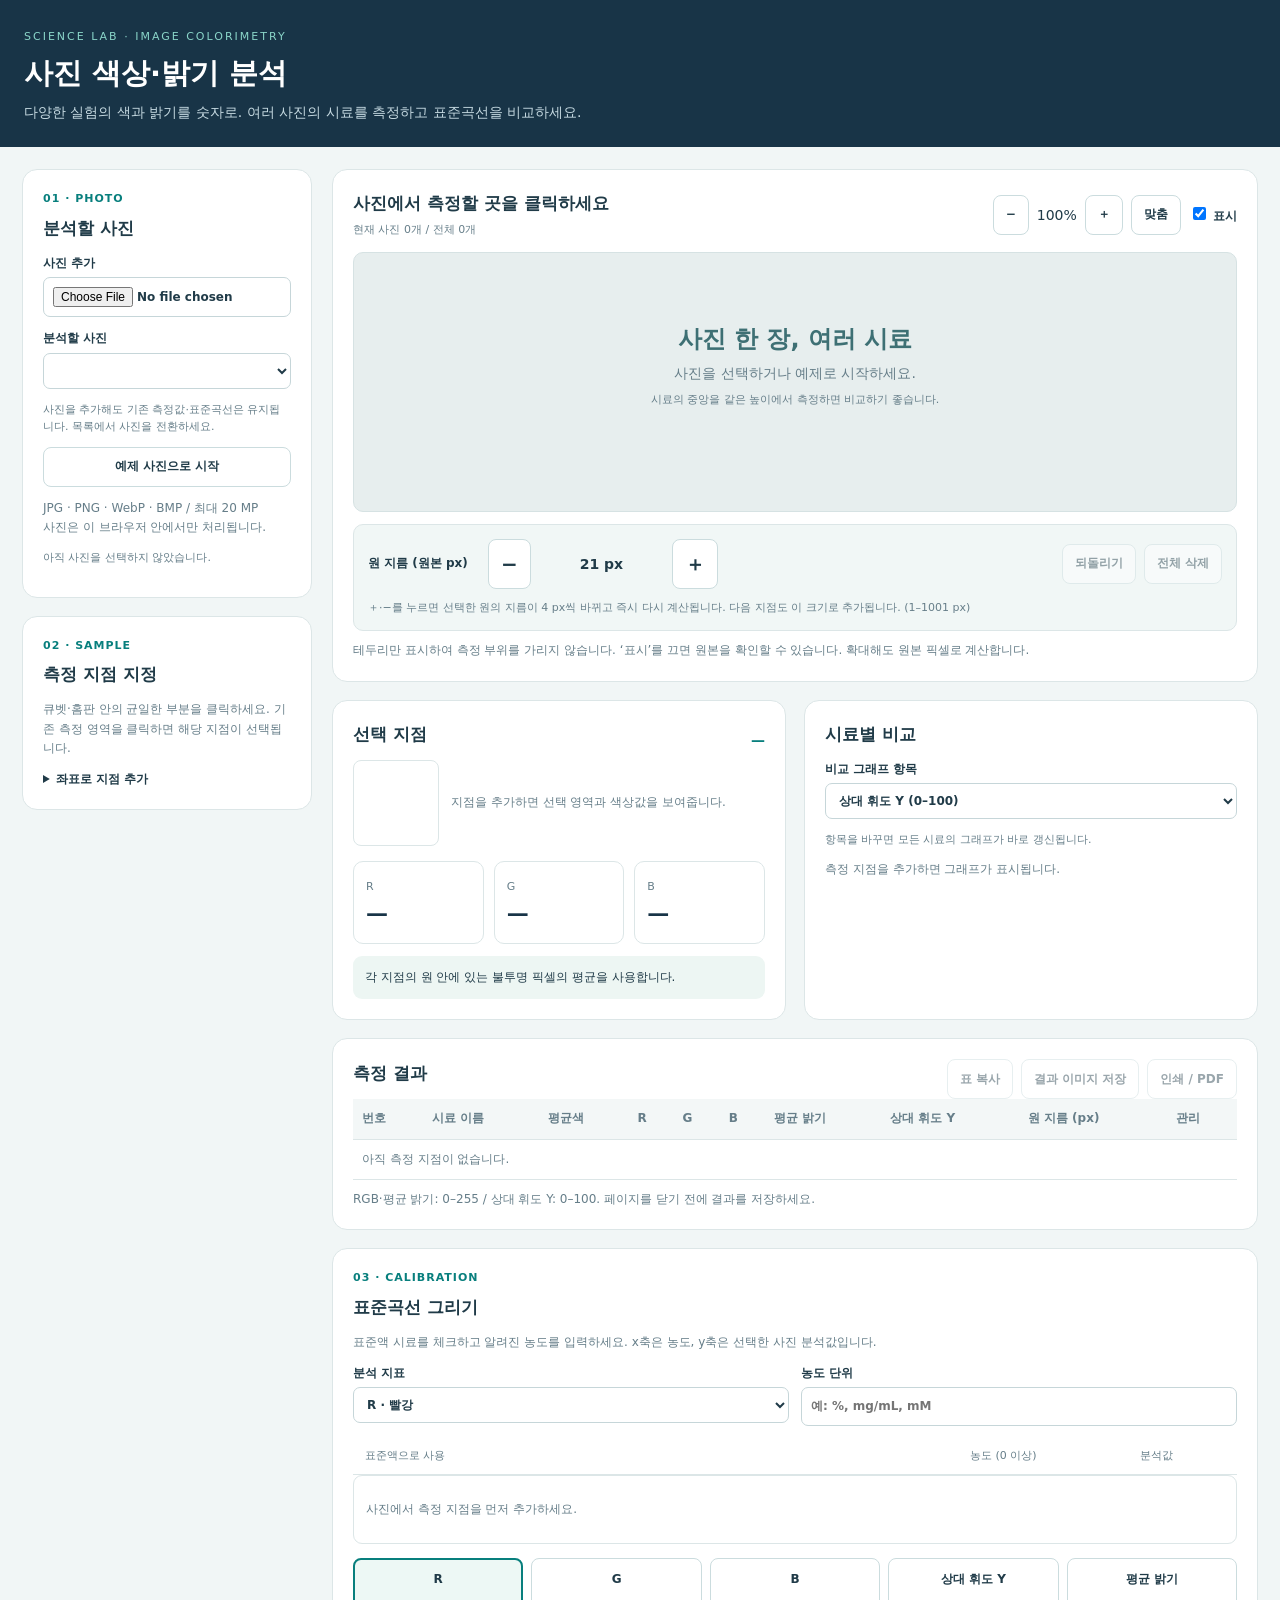
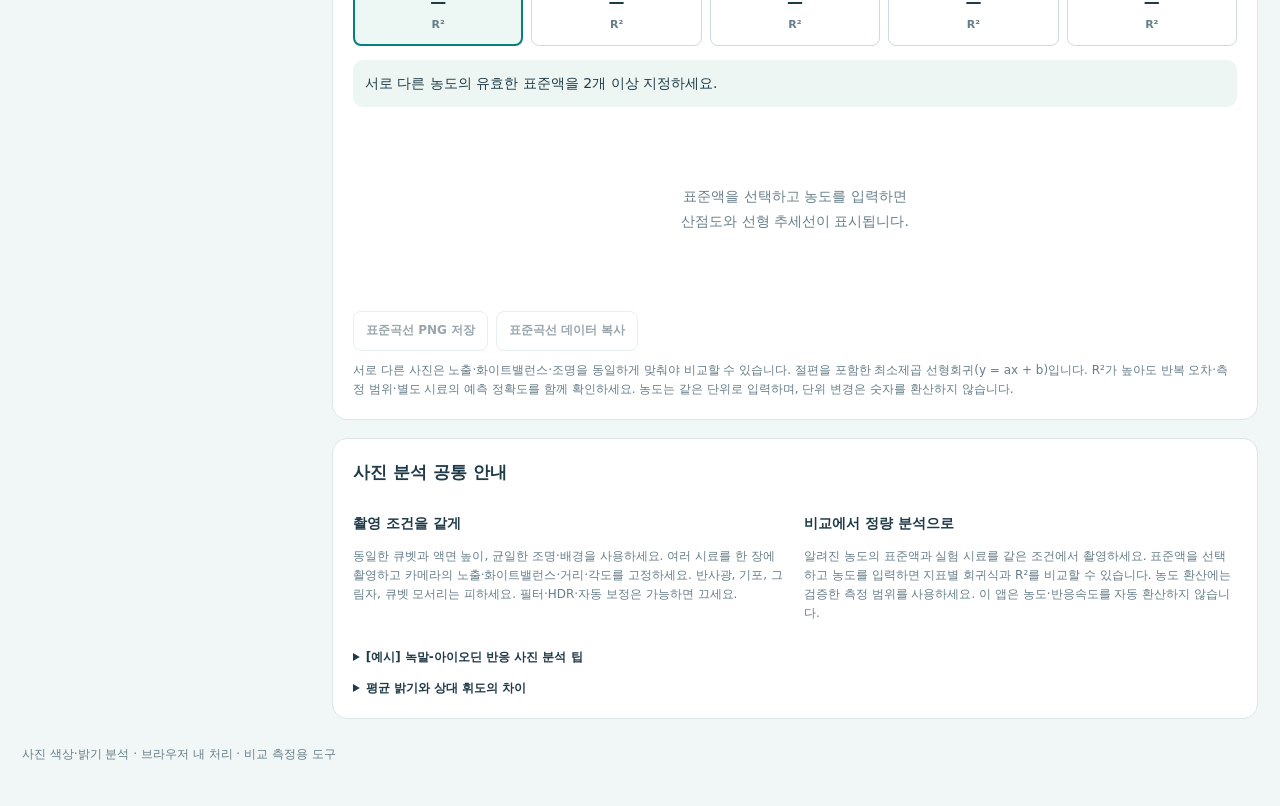
<file: apps/photo-color-analyzer.html>
<!doctype html><html lang="ko"><head><meta charset="utf-8"><meta name="viewport" content="width=device-width,initial-scale=1"><title>사진 색상·밝기 분석</title><style>
:root{--navy:#183447;--teal:#087f7d;--bg:#f1f6f6;--ink:#203b48;--muted:#667e89;--line:#dce6e7}*{box-sizing:border-box}body{margin:0;background:var(--bg);color:var(--ink);font:14px/1.6 system-ui,sans-serif}header{background:var(--navy);padding:24px max(24px,calc((100vw - 1320px)/2));color:white}header small{color:#8ad5c9;letter-spacing:2px;font-size:11px}h1{font-size:29px;margin:4px 0}header p{color:#c5d9e1;margin:0}main{max-width:1360px;padding:22px;margin:auto}.layout{display:grid;grid-template-columns:290px minmax(0,1fr);gap:20px}.card{background:white;border:1px solid var(--line);border-radius:15px;padding:20px;margin-bottom:18px}h2{font-size:17px;margin:0 0 12px}h3{font-size:14px;margin:14px 0 6px}.step{color:var(--teal);font-weight:750;font-size:11px;letter-spacing:1px;margin-bottom:7px}label{display:block;font-size:12px;font-weight:650;margin-bottom:12px}input,select{width:100%;padding:9px;border:1px solid #c6d6d9;border-radius:7px;background:white;color:var(--ink);font:inherit;margin-top:4px;min-width:0}input[type=checkbox]{width:auto}button,.button{border:1px solid #cbdcde;border-radius:8px;padding:8px 12px;background:white;color:var(--ink);font:600 12px/1.6 system-ui;cursor:pointer;text-decoration:none;display:inline-block}button:disabled{opacity:.45;cursor:default}.primary{background:var(--teal);border-color:var(--teal);color:white}.wide{width:100%}.row{display:flex;gap:8px;align-items:center;flex-wrap:wrap}.row label{flex:1}.muted{color:var(--muted);font-size:12px}.note{background:#edf6f3;padding:12px;border-radius:9px;font-size:12px;margin-top:12px}.warning{background:#fff4df;color:#76521d}.error{color:#ad3f31}.toolbar{display:flex;justify-content:space-between;gap:12px;align-items:center;flex-wrap:wrap;margin-bottom:12px}.viewport{background:#e7eeee;border:1px solid #d6e2e3;border-radius:10px;overflow:auto;max-height:70vh;min-height:260px;position:relative}.stage{position:relative;line-height:0;margin:auto;touch-action:pan-x pan-y}.stage canvas{display:block;width:100%;height:100%}#overlay{position:absolute;inset:0;cursor:crosshair}.empty{padding:65px 20px;text-align:center;color:var(--muted);line-height:1.8}.metrics{display:grid;grid-template-columns:repeat(3,1fr);gap:10px}.metric{padding:12px;border:1px solid var(--line);border-radius:10px}.metric b{font-size:22px;display:block;color:var(--navy)}.swatch{width:24px;height:24px;display:inline-block;border-radius:6px;border:1px solid #bbb;vertical-align:middle}.tableWrap{overflow:auto}table{border-collapse:collapse;width:100%;font-size:12px;white-space:nowrap}th{background:#f3f7f7;text-align:left;color:var(--muted);font-weight:600}th,td{padding:10px 9px;border-bottom:1px solid var(--line)}tr.selected{background:#eef8f5}td input{width:125px;margin:0;font-size:12px}td button{padding:4px 7px}.badge{color:var(--teal);font-weight:700}.chartrow{display:grid;grid-template-columns:105px 1fr 65px;gap:10px;align-items:center;margin:10px 0;font-size:12px}.bartrack{background:#eef3f3;border-radius:4px;height:18px}.bar{height:100%;min-width:1px;background:var(--teal);border-radius:4px}.preview{display:flex;gap:12px;align-items:center}.preview canvas{width:86px;height:86px;image-rendering:pixelated;border:1px solid var(--line);border-radius:8px}.mini{font-size:11px;color:var(--muted)}details{font-size:12px;margin-top:12px}summary{font-weight:700;cursor:pointer}a{color:var(--teal)}button:focus-visible,input:focus-visible,select:focus-visible,canvas:focus-visible{outline:3px solid #efad43;outline-offset:2px}[hidden]{display:none!important}#download{margin-top:10px}.tabletitle{display:flex;justify-content:space-between;align-items:center;gap:10px}.hint{font-size:12px;color:var(--muted);margin:10px 0 0}footer{font-size:12px;color:var(--muted);padding:8px 0 20px}.split{display:grid;grid-template-columns:1fr 1fr;gap:18px}@media(max-width:850px){.layout{grid-template-columns:1fr}aside{display:grid;grid-template-columns:1fr 1fr;gap:15px}aside .card{margin:0}.split{grid-template-columns:1fr}.card{padding:16px}.viewport{max-height:65vh}}@media(max-width:550px){aside{display:block}aside .card{margin-bottom:15px}main{padding:12px}h1{font-size:24px}.metrics{gap:5px}.metric{padding:8px}.metric b{font-size:19px}.chartrow{grid-template-columns:80px 1fr 55px}}@media print{header{background:white;color:black}aside,.toolbar,.actions,#download{display:none}.layout{display:block}.viewport{max-height:none;overflow:visible}.card{break-inside:avoid}.tableWrap{overflow:visible}input{border:0}header p{color:#555}}

.layout>*{min-width:0}.workspace,.split>*{min-width:0}button,.button{min-height:40px}.measurementTools{margin-top:12px;padding:14px;background:#f1f7f6;border:1px solid var(--line);border-radius:10px;display:grid;grid-template-columns:110px minmax(140px,230px) 1fr;gap:10px;align-items:center}.measurementTools>label{margin:0}.measurementTools>.row{margin:0!important}.measurementTools>.mini{grid-column:1 / -1;grid-row:2;margin:0}.measurementTools>.row:last-child{justify-content:flex-end}.tabletitle{flex-wrap:wrap}.badge{overflow-wrap:anywhere}.chartrow>*{min-width:0}.preview>div{min-width:0}.tipsCard p{overflow-wrap:anywhere}#fileInfo{overflow-wrap:anywhere}
@media(min-width:851px) and (max-width:1100px){.layout{grid-template-columns:245px minmax(0,1fr);gap:14px}.summaryCards{grid-template-columns:1fr}.card{padding:16px}.measurementTools{grid-template-columns:100px 1fr}.measurementTools>.row:last-child{grid-column:1/-1;justify-content:flex-start}.measurementTools>.mini{grid-row:auto}}
@media(max-width:850px){header{padding:18px 16px}header p{font-size:13px}main{padding:12px}.layout{display:flex;flex-direction:column;gap:12px}.layout>aside,.workspace{display:contents}.layout .card{margin-bottom:0}.uploadCard{order:1}.photoCard{order:2}.sampleCard{order:3}.summaryCards{order:4;gap:12px}.resultsCard{order:6}.tipsCard{order:7}.uploadCard .muted{margin:8px 0}.uploadCard .step{display:none}button,.button{min-height:44px;min-width:44px;font-size:14px}input,select,textarea{font-size:16px;min-height:44px}input[type=checkbox]{min-height:20px;min-width:20px;vertical-align:middle}.toolbar{gap:8px}.toolbar>.row{width:100%;gap:7px}.toolbar>.row label{flex:0 0 auto;margin-left:auto!important}.viewport{min-height:180px;max-height:58svh}.measurementTools{grid-template-columns:1fr 1fr;padding:10px;gap:8px}.measurementTools>label{font-size:12px}.measurementTools>.row{grid-column:2}.measurementTools>.mini{grid-row:auto;grid-column:1/-1}.measurementTools>.row:last-child{grid-column:1/-1;justify-content:flex-start}.measurementTools>.row:last-child button{flex:1}.sampleCard h2{font-size:15px;margin-bottom:5px}.sampleCard .step{display:none}.sampleCard .muted{margin:0}.summaryCards{grid-template-columns:1fr}.resultsCard .actions{width:100%;display:grid;grid-template-columns:1fr 1fr}.resultsCard .actions button:last-child{grid-column:1/-1}.tableWrap{overflow:visible}.resultsCard table,.resultsCard tbody{display:block;white-space:normal}.resultsCard thead{display:none}.resultsCard tr{display:grid;grid-template-columns:repeat(3,minmax(0,1fr));border:1px solid var(--line);border-radius:10px;padding:10px;margin-top:12px;gap:8px}.resultsCard td{display:block;padding:4px;border:0;min-width:0;font-size:14px;overflow-wrap:anywhere}.resultsCard td::before{content:attr(data-label);display:block;font-size:11px;color:var(--muted);margin-bottom:4px}.resultsCard td:nth-child(2){grid-column:span 2}.resultsCard td:nth-child(3){grid-column:1/-1}.resultsCard td input{width:100%;font-size:16px}.resultsCard td[colspan]{grid-column:1/-1}.resultsCard td[colspan]::before{display:none}.resultsCard td:last-child{align-self:end}.chartrow{grid-template-columns:90px minmax(0,1fr) 54px}.preview canvas{flex:none}.empty{padding:30px 12px}.photoCard h2{font-size:16px}.mini,.hint{font-size:12px}}
@media print{.layout,.workspace{display:block}.measurementTools{display:none}.summaryCards{display:block}.resultsCard thead{display:table-header-group}.resultsCard table{display:table}.resultsCard tbody{display:table-row-group}.resultsCard tr{display:table-row}.resultsCard td{display:table-cell}.resultsCard td::before{display:none}}

.calibrationCard{margin-top:18px}.calControls{display:flex;gap:12px;flex-wrap:wrap}.calControls label{flex:1;min-width:145px}.calList{max-height:310px;overflow:auto;border:1px solid var(--line);border-radius:9px}.calRow{display:grid;grid-template-columns:minmax(110px,1fr) minmax(100px,160px) 85px;gap:10px;align-items:center;padding:9px 12px;border-bottom:1px solid var(--line)}.calRow label{margin:0;overflow-wrap:anywhere}.calRow input[type=number]{margin:0;width:100%}.calRow small{text-align:right}.fitScores{display:grid;grid-template-columns:repeat(5,minmax(0,1fr));gap:8px;margin:14px 0}.fitScores button{padding:10px 4px;font-size:12px}.fitScores b{display:block;font-size:16px}.fitScores .active{border:2px solid var(--teal);background:#edf8f5}.fitSummary{background:#edf6f3;border-radius:10px;padding:12px;margin:12px 0;font-variant-numeric:tabular-nums}.curveFrame svg{width:100%;height:auto;display:block}.calActions{margin-top:12px}.calRow:has(input:checked){background:#f0f8f5}@media(max-width:850px){.calibrationCard{order:7;margin-top:0}.tipsCard{order:8}.fitScores{grid-template-columns:repeat(3,minmax(0,1fr))}.calRow{grid-template-columns:minmax(95px,1fr) 100px 65px;padding:8px;gap:7px}.curveFrame svg{min-height:260px}.calControls label{min-width:120px}}@media print{.calList{max-height:none;overflow:visible}.calActions{display:none}.calibrationCard{break-inside:auto}.curveFrame{break-inside:avoid}}
</style></head><body><header><small>SCIENCE LAB · IMAGE COLORIMETRY</small><h1>사진 색상·밝기 분석</h1><p>다양한 실험의 색과 밝기를 숫자로. 여러 사진의 시료를 측정하고 표준곡선을 비교하세요.</p></header><main><div class="layout"><aside><section class="card uploadCard"><div class="step">01 · PHOTO</div><h2>분석할 사진</h2><label>사진 추가<input id="file" type="file" accept="image/jpeg,image/png,image/webp,image/bmp"></label><label>분석할 사진<select id="photoSelect"><option value="">사진을 추가하세요</option></select></label><p class="mini">사진을 추가해도 기존 측정값·표준곡선은 유지됩니다. 목록에서 사진을 전환하세요.</p><button id="demo" class="wide">예제 사진으로 시작</button><p class="muted">JPG · PNG · WebP · BMP / 최대 20 MP<br>사진은 이 브라우저 안에서만 처리됩니다.</p><div id="fileInfo" class="mini">아직 사진을 선택하지 않았습니다.</div><div id="notice" role="status" class="hint"></div></section><section class="card sampleCard"><div class="step">02 · SAMPLE</div><h2>측정 지점 지정</h2><p class="muted">큐벳·홈판 안의 균일한 부분을 클릭하세요. 기존 측정 영역을 클릭하면 해당 지점이 선택됩니다.</p><details><summary>좌표로 지점 추가</summary><p class="mini">좌상단 (0, 0) · 원본 이미지 기준</p><div class="row"><label>X<input id="x" type="number" min="0" value="0" step="1"></label><label>Y<input id="y" type="number" min="0" value="0" step="1"></label></div><button id="addCoord" class="wide" disabled>좌표에 지점 추가</button></details></section></aside><div class="workspace"><section class="card photoCard"><div class="toolbar"><div><h2 style="margin:0">사진에서 측정할 곳을 클릭하세요</h2><span class="mini" id="count">측정 지점 0개</span></div><div class="row"><button id="zoomOut" aria-label="사진 축소">−</button><span id="zoomText">100%</span><button id="zoomIn" aria-label="사진 확대">＋</button><button id="fit">맞춤</button><label style="margin:0"><input id="marks" type="checkbox" checked> 표시</label></div></div><div id="viewport" class="viewport"><div id="empty" class="empty"><b style="font-size:24px;color:#3e7074">사진 한 장, 여러 시료</b><br>사진을 선택하거나 예제로 시작하세요.<br><span class="mini">시료의 중앙을 같은 높이에서 측정하면 비교하기 좋습니다.</span></div><div id="stage" class="stage" hidden><canvas id="photo"></canvas><canvas id="overlay" aria-label="사진 측정 지점 선택"></canvas></div></div><div class="measurementTools"><label>원 지름 (원본 px)</label><div class="row" style="margin-bottom:12px"><button id="sizeDown" aria-label="원 크기 줄이기" style="font-size:20px">−</button><output id="sizeText" aria-live="polite" style="flex:1;text-align:center;font-weight:700">21 px</output><button id="sizeUp" aria-label="원 크기 키우기" style="font-size:20px">＋</button></div><p class="mini">＋·−를 누르면 선택한 원의 지름이 4 px씩 바뀌고 즉시 다시 계산됩니다. 다음 지점도 이 크기로 추가됩니다. (1–1001 px)</p><div class="row"><button id="undo" disabled>되돌리기</button><button id="clear" disabled>전체 삭제</button></div></div><p class="hint">테두리만 표시하여 측정 부위를 가리지 않습니다. ‘표시’를 끄면 원본을 확인할 수 있습니다. 확대해도 원본 픽셀로 계산합니다.</p></section><div class="split summaryCards"><section class="card"><div class="tabletitle"><h2>선택 지점</h2><span id="selectedName" class="badge">—</span></div><div class="preview"><canvas id="crop" width="100" height="100" aria-label="선택 영역 확대"></canvas><div id="detail" class="muted">지점을 추가하면 선택 영역과 색상값을 보여줍니다.</div></div><div class="metrics" style="margin-top:15px"><div class="metric"><span class="mini">R</span><b id="rVal">—</b></div><div class="metric"><span class="mini">G</span><b id="gVal">—</b></div><div class="metric"><span class="mini">B</span><b id="bVal">—</b></div></div><div class="note" id="quality">각 지점의 원 안에 있는 불투명 픽셀의 평균을 사용합니다.</div></section><section class="card"><h2>시료별 비교</h2><label>비교 그래프 항목<select id="metric"><option value="Y">상대 휘도 Y (0–100)</option><option value="brightness">평균 밝기 (0–255)</option><option value="R">R · 빨강 (0–255)</option><option value="G">G · 초록 (0–255)</option><option value="B">B · 파랑 (0–255)</option></select></label><p class="mini">항목을 바꾸면 모든 시료의 그래프가 바로 갱신됩니다.</p><div id="chart" class="muted" aria-live="polite">측정 지점을 추가하면 그래프가 표시됩니다.</div></section></div><section class="card resultsCard"><div class="tabletitle"><h2>측정 결과</h2><div class="row actions"><button id="copy" disabled>표 복사</button><button id="save" disabled>결과 이미지 저장</button><button id="print" disabled>인쇄 / PDF</button></div></div><div class="tableWrap"><table><thead><tr><th>번호</th><th>시료 이름</th><th>평균색</th><th>R</th><th>G</th><th>B</th><th>평균 밝기</th><th>상대 휘도 Y</th><th>원 지름 (px)</th><th>관리</th></tr></thead><tbody id="rows"><tr><td colspan="10" class="muted">아직 측정 지점이 없습니다.</td></tr></tbody></table></div><div id="download"></div><p class="hint">RGB·평균 밝기: 0–255 / 상대 휘도 Y: 0–100. 페이지를 닫기 전에 결과를 저장하세요.</p></section><section class="card calibrationCard"><div class="step">03 · CALIBRATION</div><h2>표준곡선 그리기</h2><p class="muted">표준액 시료를 체크하고 알려진 농도를 입력하세요. x축은 농도, y축은 선택한 사진 분석값입니다.</p><div class="calControls"><label>분석 지표<select id="calMetric"><option value="R">R · 빨강</option><option value="G">G · 초록</option><option value="B">B · 파랑</option><option value="Y">상대 휘도 Y</option><option value="brightness">평균 밝기</option></select></label><label>농도 단위<input id="calUnit" placeholder="예: %, mg/mL, mM" maxlength="24"></label></div><div class="calRow mini"><span>표준액으로 사용</span><span>농도 (0 이상)</span><span>분석값</span></div><div id="calList" class="calList"></div><div id="fitScores" class="fitScores" aria-label="지표별 R 제곱 비교"></div><div id="fitSummary" class="fitSummary" aria-live="polite"></div><div id="curve" class="curveFrame"></div><div class="row calActions"><button id="saveCurve" disabled>표준곡선 PNG 저장</button><button id="copyCurve" disabled>표준곡선 데이터 복사</button></div><div id="curveDownload"></div><p class="hint">서로 다른 사진은 노출·화이트밸런스·조명을 동일하게 맞춰야 비교할 수 있습니다. 절편을 포함한 최소제곱 선형회귀(y = ax + b)입니다. R²가 높아도 반복 오차·측정 범위·별도 시료의 예측 정확도를 함께 확인하세요. 농도는 같은 단위로 입력하며, 단위 변경은 숫자를 환산하지 않습니다.</p></section><section class="card tipsCard"><h2>사진 분석 공통 안내</h2><div class="split"><div><h3>촬영 조건을 같게</h3><p class="muted">동일한 큐벳과 액면 높이, 균일한 조명·배경을 사용하세요. 여러 시료를 한 장에 촬영하고 카메라의 노출·화이트밸런스·거리·각도를 고정하세요. 반사광, 기포, 그림자, 큐벳 모서리는 피하세요. 필터·HDR·자동 보정은 가능하면 끄세요.</p></div><div><h3>비교에서 정량 분석으로</h3><p class="muted">알려진 농도의 표준액과 실험 시료를 같은 조건에서 촬영하세요. 표준액을 선택하고 농도를 입력하면 지표별 회귀식과 R²를 비교할 수 있습니다. 농도 환산에는 검증한 측정 범위를 사용하세요. 이 앱은 농도·반응속도를 자동 환산하지 않습니다.</p></div></div><details><summary>[예시] 녹말-아이오딘 반응 사진 분석 팁</summary><p>알려진 농도의 녹말 표준액에 같은 양의 I₂KI를 넣고 최종 부피와 발색 후 촬영 시간을 맞춰 표준곡선을 만드세요. 시간별 반응 시료도 같은 조건으로 발색·촬영합니다. 각 채널의 농도별 변화를 확인해 분석 지표를 선택하세요.</p></details><details><summary>평균 밝기와 상대 휘도의 차이</summary><p><b>평균 밝기</b>는 R·G·B를 같은 비중으로 평균한 값(0–255)입니다. <b>상대 휘도</b>는 sRGB의 비선형성을 보정하고 녹색에 가장 큰 가중치를 주어 계산한 값(0–100)입니다.</p><p>예: 순수 빨강(255, 0, 0)과 순수 초록(0, 255, 0)은 평균 밝기가 둘 다 85지만, 상대 휘도는 각각 21.26과 71.52입니다. 색 변화 분석에서는 어느 항목이 표준액 농도를 잘 구분하는지 비교해 선택하세요.</p><p>평균 밝기 = (R + G + B) / 3. 상대 휘도는 각 픽셀의 sRGB 채널을 선형화한 뒤 Y = 0.2126Rₗ + 0.7152Gₗ + 0.0722Bₗ로 계산하고, 원 내부 평균에 100을 곱합니다. 0은 검정, 100은 흰색입니다. 실제 광학 휘도(cd/m²)나 특정 파장의 흡광도가 아닙니다.</p><p>테두리·번호는 별도 층에 그리므로 분석값에 포함되지 않습니다. 이미지 가장자리에서는 영역이 잘리며 원 지름과 실제 사용한 픽셀 수를 표시합니다. 픽셀 중심이 원 안에 있는 경우만 분석합니다. 알파값이 255 미만인 반투명·투명 픽셀은 제외합니다. 원본을 축소하지 않고 브라우저의 sRGB 캔버스에서 읽습니다.</p><a href="https://www.w3.org/WAI/WCAG21/Understanding/relative-luminance.html" target="_blank" rel="noopener">W3C · 상대 휘도 계산</a> · <a href="https://pmc.ncbi.nlm.nih.gov/articles/PMC11850627/" target="_blank" rel="noopener">스마트폰 발색 분석 연구 (안트론–황산법)</a></details></section></div></div><footer>사진 색상·밝기 분석 · 브라우저 내 처리 · 비교 측정용 도구</footer></main><script>
'use strict';const $=id=>document.getElementById(id);const photo=$('photo'),ctx=photo.getContext('2d',{willReadFrequently:true,colorSpace:'srgb'}),overlay=$('overlay'),oc=overlay.getContext('2d');let defaultSize=21,points=[],selected=null,nextId=1,history=[],zoom=1,loaded=false,fileName='',demoMode=false,exportUrl=null,loadToken=0;let images=[],activeImage=null,nextImageId=1;
const esc=s=>String(s).replace(/[&<>"']/g,c=>({'&':'&amp;','<':'&lt;','>':'&gt;','"':'&quot;',"'":'&#39;'}[c]));const f=(n,d=1)=>Number.isFinite(n)?n.toFixed(d):'—';const linear=v=>{v/=255;return v<=.04045?v/12.92:((v+.055)/1.055)**2.4};const lut=Array.from({length:256},(_,i)=>linear(i));
function regionStats(data,include=()=>true){let n=0,r=0,g=0,b=0,y=0,clip=0,ysq=0;for(let i=0;i<data.length;i+=4){if(!include(i/4)||data[i+3]!==255)continue;const R=data[i],G=data[i+1],B=data[i+2],Y=(.2126*lut[R]+.7152*lut[G]+.0722*lut[B])*100;n++;r+=R;g+=G;b+=B;y+=Y;ysq+=Y*Y;if(R<=1||G<=1||B<=1||R>=254||G>=254||B>=254)clip++}return n?{n,R:r/n,G:g/n,B:b/n,Y:y/n,brightness:(r+g+b)/(3*n),sd:Math.sqrt(Math.max(0,ysq/n-(y/n)**2)),clip:100*clip/n}:null}
function circleContains(x,y,p){return (x-p.x)**2+(y-p.y)**2<=(p.size/2)**2}
function measure(p){const h=(p.size-1)/2,x0=Math.max(0,p.x-h),y0=Math.max(0,p.y-h),w=Math.min(photo.width,p.x+h+1)-x0,hg=Math.min(photo.height,p.y+h+1)-y0;p.box={x:x0,y:y0,w,h:hg};p.area=0;const include=i=>circleContains(x0+i%w,y0+Math.floor(i/w),p);for(let i=0;i<w*hg;i++)if(include(i))p.area++;p.stats=regionStats(ctx.getImageData(x0,y0,w,hg).data,include)}
function selectPoint(id){const p=points.find(p=>p.id===id);if(!p)return;if(p.imageId!==activeImage)activateImage(p.imageId);selected=id;defaultSize=p.size;render()}
function resizeCircle(delta){const next=Math.max(1,Math.min(1001,defaultSize+delta));if(next===defaultSize)return;checkpoint();defaultSize=next;const p=points.find(p=>p.id===selected);if(p){p.size=next;measure(p)}render()}
function checkpoint(){history.push(JSON.stringify({points,selected,nextId,defaultSize,activeImage}));if(history.length>40)history.shift()}
function message(s,error=false){$('notice').textContent=s;$('notice').classList.toggle('error',error)}
function invalidateExport(){if(exportUrl){URL.revokeObjectURL(exportUrl);exportUrl=null}$('download').replaceChildren()}
function add(x,y){if(!loaded)return;if(points.filter(p=>p.imageId===activeImage).length>=50){message('한 사진에서 최대 50개 지점을 측정할 수 있습니다.',true);return}if(!Number.isInteger(x)||!Number.isInteger(y)||x<0||y<0||x>=photo.width||y>=photo.height){message('사진 범위 안의 정수 좌표를 입력하세요.',true);return}checkpoint();const p={imageId:activeImage,imageName:fileName,isDemo:demoMode,id:nextId++,name:'시료 '+nextId,x,y,size:defaultSize};p.name='시료 '+p.id;measure(p);points.push(p);selected=p.id;message('지점 '+p.id+'을 추가했습니다.');render()}
function render(){invalidateExport();$('photoSelect').innerHTML=images.map(im=>`<option value="${im.id}">${im.id}. ${esc(im.name)}</option>`).join('');$('photoSelect').value=activeImage??'';$('sizeText').textContent=defaultSize+' px';$('sizeDown').disabled=defaultSize<=1;$('sizeUp').disabled=defaultSize>=1001;$('count').textContent='현재 사진 '+points.filter(p=>p.imageId===activeImage).length+'개 / 전체 '+points.length+'개';$('rows').innerHTML=points.length?points.map(p=>{const s=p.stats;return `<tr class="${p.id===selected?'selected':''}"><td><button data-select="${p.id}">${p.id}</button></td><td><input data-name="${p.id}" aria-label="지점 ${p.id} 시료 이름" value="${esc(p.name)}" maxlength="40"><div class="mini">${esc(p.imageName)}</div></td><td>${s?`<span class="swatch" style="background:rgb(${s.R},${s.G},${s.B})"></span>`:'—'}</td><td>${f(s?.R)}</td><td>${f(s?.G)}</td><td>${f(s?.B)}</td><td>${f(s?.brightness)}</td><td>${f(s?.Y,2)}</td><td>Ø ${p.size}</td><td><button data-delete="${p.id}" aria-label="지점 ${p.id} 삭제">삭제</button></td></tr>`}).join(''):'<tr><td colspan="10" class="muted">아직 측정 지점이 없습니다.</td></tr>';
$('rows').querySelectorAll('[data-select]').forEach(b=>b.onclick=()=>{selectPoint(+b.dataset.select)});$('rows').querySelectorAll('[data-delete]').forEach(b=>b.onclick=()=>{checkpoint();let id=+b.dataset.delete;points=points.filter(p=>p.id!==id);if(selected===id)selected=points.filter(p=>p.imageId===activeImage).at(-1)?.id??null;render()});$('rows').querySelectorAll('[data-name]').forEach(i=>i.onchange=()=>{checkpoint();points.find(p=>p.id===+i.dataset.name).name=i.value.trim()||'시료 '+i.dataset.name;render()});$('rows').querySelectorAll('tr').forEach(row=>Array.from(row.children).forEach((td,i)=>{td.dataset.label=['번호','시료 이름','평균색','R','G','B','평균 밝기','상대 휘도 Y','원 지름 (px)','관리'][i]}));for(const id of ['copy','save','print','clear'])$(id).disabled=!points.length;$('undo').disabled=!history.length;$('addCoord').disabled=!loaded;draw();details();chart();renderCalibration()}
function fit(){if(!loaded)return;const maxW=$('viewport').clientWidth-2,maxH=Math.max(240,window.innerHeight*.6),base=Math.min(maxW/photo.width,maxH/photo.height,1),scale=base*zoom;$('stage').style.width=photo.width*scale+'px';$('stage').style.height=photo.height*scale+'px';$('zoomText').textContent=Math.round(zoom*100)+'%';draw()}
function drawMarks(c,scale=1){for(const p of points.filter(p=>p.imageId===activeImage)){const box=p.box;c.strokeStyle=p.id===selected?'#ffbb45':'#24d8c1';c.lineWidth=2/scale;c.beginPath();c.arc(p.x+.5,p.y+.5,p.size/2,0,Math.PI*2);c.stroke();const font=12/scale,pad=4/scale,label=String(p.id),ty=box.y>=23/scale?box.y-3/scale:Math.min(photo.height,box.y+box.h+20/scale);c.font=`bold ${font}px sans-serif`;const tw=c.measureText(label).width;c.fillStyle='#173447';c.fillRect(Math.max(0,box.x),ty-17/scale,tw+2*pad,19/scale);c.fillStyle='white';c.fillText(label,Math.max(0,box.x)+pad,ty-3/scale)}}
function draw(){oc.clearRect(0,0,overlay.width,overlay.height);if(!loaded||!$('marks').checked)return;drawMarks(oc,$('stage').clientWidth/photo.width)}
function details(){const p=points.find(p=>p.id===selected),s=p?.stats,cc=$('crop').getContext('2d');cc.clearRect(0,0,100,100);$('selectedName').textContent=p?p.id+'. '+p.name:'—';['R','G','B'].forEach(k=>$(k.toLowerCase()+'Val').textContent=f(s?.[k]));if(!p){$('detail').textContent='지점을 추가하면 선택 영역과 색상값을 보여줍니다.';$('quality').textContent='각 지점의 원 안에 있는 불투명 픽셀의 평균을 사용합니다.';return}cc.imageSmoothingEnabled=false;cc.save();cc.beginPath();cc.ellipse((p.x+.5-p.box.x)*100/p.box.w,(p.y+.5-p.box.y)*100/p.box.h,p.size*50/p.box.w,p.size*50/p.box.h,0,0,Math.PI*2);cc.clip();cc.drawImage(photo,p.box.x,p.box.y,p.box.w,p.box.h,0,0,100,100);cc.restore();$('detail').innerHTML=`좌표 (${p.x}, ${p.y})<br>원 지름 ${p.size} px · ${s?.n??0}개 유효 픽셀<br>평균 밝기 <b>${f(s?.brightness)}</b><br>상대 휘도 Y <b>${f(s?.Y,2)}</b>`;let notes=[];if(!s)notes.push('불투명 픽셀이 없어 측정할 수 없습니다.');else{notes.push('영역 내 Y 표준편차 '+f(s.sd,2)+' · 채널 경계값 픽셀 '+f(s.clip)+'%');if(s.clip>5)notes.push('0 또는 255에 가까운 채널이 많습니다. 과노출·암부 손실 여부를 확인하세요.')}if(p.box.w<p.size||p.box.h<p.size)notes.push('사진 가장자리에서 영역 일부가 잘렸습니다.');if(s&&s.n<p.area)notes.push('투명·반투명 픽셀은 제외했습니다.');$('quality').textContent=notes.join(' ');$('quality').classList.toggle('warning',!s||s.clip>5||p.box.w<p.size||p.box.h<p.size)}
function chart(){const key=$('metric').value,max=key==='Y'?100:255,colors={R:'#ce6263',G:'#4c967a',B:'#688dc9',Y:'#087f7d',brightness:'#68848f'};$('chart').innerHTML=points.length?points.map(p=>`<div class="chartrow"><span title="${esc(p.name)}" style="overflow:hidden;text-overflow:ellipsis;white-space:nowrap">${p.id}. ${esc(p.name)}</span><div class="bartrack"><div class="bar" style="width:${p.stats?Math.max(0,p.stats[key]/max*100):0}%;background:${colors[key]}"></div></div><b>${f(p.stats?.[key],key==='Y'?2:1)}</b></div>`).join('')+'<p class="mini">'+esc($('metric').selectedOptions[0].textContent)+' · 표시 범위 0–'+max+'</p>':'측정 지점을 추가하면 그래프가 표시됩니다.'}
function activateImage(id){const im=images.find(i=>i.id===id);if(!im)return;activeImage=id;loaded=true;fileName=im.name;demoMode=im.isDemo;photo.width=im.canvas.width;photo.height=im.canvas.height;ctx.drawImage(im.canvas,0,0);overlay.width=photo.width;overlay.height=photo.height;selected=points.find(p=>p.imageId===id)?.id??null;zoom=1;$('empty').hidden=true;$('stage').hidden=false;$('fileInfo').textContent=im.name+' · '+photo.width+' × '+photo.height+' px'+(im.isDemo?' · 모의 데이터':'');$('x').max=photo.width-1;$('y').max=photo.height-1;fit();render()}
function setup(name,isDemo=false){const canvas=document.createElement('canvas');canvas.width=photo.width;canvas.height=photo.height;canvas.getContext('2d').drawImage(photo,0,0);const im={id:nextImageId++,name,isDemo,canvas};images.push(im);activateImage(im.id)}
$('photoSelect').onchange=()=>activateImage(Number($('photoSelect').value));
$('file').onchange=async()=>{const file=$('file').files[0];if(!file)return;let token=++loadToken;if(file.size>40*1024*1024){message('40 MB 이하의 사진을 선택하세요.',true);$('file').value='';return}const url=URL.createObjectURL(file);try{const img=new Image();img.src=url;await img.decode();if(token!==loadToken)return;if(img.naturalWidth*img.naturalHeight>20000000)throw Error('20 MP를 초과합니다. 사진을 줄인 사본으로 다시 선택하세요.');if(images.reduce((sum,i)=>sum+i.canvas.width*i.canvas.height,0)+img.naturalWidth*img.naturalHeight>60000000)throw Error('사진 합계가 60 MP를 초과합니다. 크기를 줄인 사진을 사용하세요.');photo.width=img.naturalWidth;photo.height=img.naturalHeight;ctx.clearRect(0,0,photo.width,photo.height);ctx.drawImage(img,0,0);setup(file.name);message('사진을 추가했습니다. 기존 표준곡선과 측정값은 유지됩니다.')}catch(e){message((e.message.startsWith('20 MP')||e.message.includes('60 MP'))?e.message:'사진을 읽을 수 없습니다. JPG 또는 PNG로 변환해서 다시 선택하세요.',true)}finally{URL.revokeObjectURL(url);$('file').value=''}};
$('demo').onclick=()=>{if(images.reduce((sum,i)=>sum+i.canvas.width*i.canvas.height,0)+560000>60000000){message('사진 합계가 60 MP를 초과합니다.',true);return}loadToken++;photo.width=1000;photo.height=560;ctx.fillStyle='#eef2f0';ctx.fillRect(0,0,1000,560);ctx.fillStyle='#21434c';ctx.font='bold 26px sans-serif';ctx.fillText('RGB 비교 연습 · 모의 큐벳',55,55);ctx.font='16px sans-serif';ctx.fillText('실제 실험 결과가 아닙니다. 각 큐벳의 가운데를 클릭해 보세요.',55,85);const colors=['#252d55','#555d7a','#8d8a8e','#bcab87','#dfc991'];colors.forEach((col,i)=>{const x=65+i*188;ctx.fillStyle='#fff';ctx.fillRect(x,125,135,335);ctx.strokeStyle='#b0c5c7';ctx.lineWidth=3;ctx.strokeRect(x,125,135,335);ctx.fillStyle=col;ctx.fillRect(x+12,210,111,235);ctx.fillStyle='#ffffff55';ctx.fillRect(x+18,215,7,220);ctx.fillStyle='#334e57';ctx.font='18px sans-serif';ctx.fillText('시료 '+(i+1),x+38,495)});setup('모의 큐벳 예제',true);message('색 비교를 연습하는 예제입니다. 농도나 분해율을 나타내지 않습니다.')};
overlay.addEventListener('click',e=>{if(!loaded)return;const rect=overlay.getBoundingClientRect(),x=Math.floor((e.clientX-rect.left)*photo.width/rect.width),y=Math.floor((e.clientY-rect.top)*photo.height/rect.height);const found=points.find(p=>p.imageId===activeImage&&Math.hypot(p.x-x,p.y-y)<Math.max(p.size/2,10*photo.width/rect.width));if(found&&$('marks').checked){selectPoint(found.id)}else add(x,y)});
$('addCoord').onclick=()=>add(Number($('x').value),Number($('y').value));$('sizeDown').onclick=()=>resizeCircle(-4);$('sizeUp').onclick=()=>resizeCircle(4);$('undo').onclick=()=>{if(!history.length)return;const s=JSON.parse(history.pop());({points,selected,nextId,defaultSize,activeImage}=s);const keep=selected;activateImage(activeImage);selected=keep;render()};$('clear').onclick=()=>{checkpoint();points=[];selected=null;render();message('모든 지점을 지웠습니다. 되돌리기로 복원할 수 있습니다.')};$('metric').onchange=chart;$('marks').onchange=draw;$('zoomIn').onclick=()=>{zoom=Math.min(4,zoom+.25);fit()};$('zoomOut').onclick=()=>{zoom=Math.max(.5,zoom-.25);fit()};$('fit').onclick=()=>{zoom=1;fit()};new ResizeObserver(fit).observe($('viewport'));window.addEventListener('resize',fit);
function tableText(){return ['사진'+'\t전체 사진 '+images.length+'개','번호\t시료명\t사진\tX\tY\t원지름\t영역폭\t영역높이\t유효픽셀\tR\tG\tB\t평균밝기\t상대휘도Y',...points.map(p=>[p.id,p.name.replace(/[\t\r\n]/g,' '),(p.imageName||'').replace(/[\t\r\n]/g,' '),p.x,p.y,p.size,p.box.w,p.box.h,p.stats?.n??0,f(p.stats?.R,3),f(p.stats?.G,3),f(p.stats?.B,3),f(p.stats?.brightness,3),f(p.stats?.Y,3)].map(v=>typeof v==='string'&&/^[=+@-]/.test(v)?"'"+v:v).join('\t'))].join('\n')}
$('copy').onclick=async()=>{try{await navigator.clipboard.writeText(tableText());message('표를 복사했습니다. Excel 또는 스프레드시트에 붙여넣으세요.')}catch{$('download').innerHTML='<label>아래 표를 선택해 복사하세요<textarea id="copyFallback" rows="8" style="width:100%"></textarea></label>';$('copyFallback').value=tableText();$('copyFallback').select()}};
$('save').onclick=()=>{if(!loaded)return;const out=document.createElement('canvas'),W=1500,scale=Math.min(1,(W-80)/photo.width,900/photo.height),ih=photo.height*scale;out.width=W;out.height=Math.ceil(ih+240+points.length*36);const c=out.getContext('2d');c.fillStyle='#fff';c.fillRect(0,0,W,out.height);c.fillStyle='#183447';c.font='bold 30px sans-serif';c.fillText('사진 색상·밝기 분석',40,48);c.font='17px sans-serif';c.fillText('표시 사진: '+fileName.slice(0,50)+' / 표: 전체 사진 측정값',40,78);c.save();c.translate(40,100);c.scale(scale,scale);c.drawImage(photo,0,0);drawMarks(c,scale);c.restore();let y=ih+140;c.font='bold 16px sans-serif';c.fillText('번호 / 시료명                       R          G          B        평균 밝기      상대 휘도 Y',40,y);y+=36;c.font='16px sans-serif';points.forEach(p=>{const s=p.stats;c.fillStyle='#203b48';c.fillText(p.id+'. '+p.name.slice(0,12)+' [사진 '+p.imageId+']',40,y);[s?.R,s?.G,s?.B,s?.brightness,s?.Y].forEach((n,i)=>c.fillText(f(n,2),410+i*150,y));y+=36});c.font='14px sans-serif';c.fillText('RGB·밝기: 0–255 / Y: 0–100',40,y+12);out.toBlob(blob=>{if(!blob){message('이미지 생성에 실패했습니다.',true);return}invalidateExport();exportUrl=URL.createObjectURL(blob);const a=document.createElement('a');a.className='button primary';a.href=exportUrl;a.download='photo_color_result.png';a.textContent='PNG 다운로드';$('download').append(a);message('결과 이미지가 준비되었습니다. 표 아래 PNG 다운로드를 눌러 저장하세요.')},'image/png')};$('print').onclick=()=>window.print();

const calMetrics={R:'R',G:'G',B:'B',Y:'상대 휘도 Y',brightness:'평균 밝기'};
let curveUrl=null;
function linearFit(data){
 if(data.length<2)return null;
 const n=data.length,mx=data.reduce((s,p)=>s+p.x,0)/n,my=data.reduce((s,p)=>s+p.y,0)/n;
 let xx=0,xy=0,yy=0;for(const p of data){xx+=(p.x-mx)**2;xy+=(p.x-mx)*(p.y-my);yy+=(p.y-my)**2}
 if(!(xx>0)||![xx,xy,yy,mx,my].every(Number.isFinite))return null;
 const a=xy/xx,b=my-a*mx,sse=data.reduce((s,p)=>s+(p.y-(a*p.x+b))**2,0);
 if(![a,b,sse].every(Number.isFinite))return null;
 return {a,b,r2:yy>0?Math.max(0,Math.min(1,1-sse/yy)):null,n,rmse:Math.sqrt(sse/n),xmin:Math.min(...data.map(p=>p.x)),xmax:Math.max(...data.map(p=>p.x))};
}
function calData(key){return points.filter(p=>p.standard&&p.concentration!==undefined&&String(p.concentration).trim()!==''&&Number.isFinite(Number(p.concentration))&&Number(p.concentration)>=0&&Number.isFinite(p.stats?.[key])).map(p=>({x:Number(p.concentration),y:p.stats[key],id:p.id,name:p.name}))}
const num=n=>Number.isFinite(n)?Number(n.toPrecision(6)).toString():'—';
function fitEquation(r){return `y = ${num(r.a)}x ${r.b<0?'−':'+'} ${num(Math.abs(r.b))}`}
function clearCurveDownload(){if(curveUrl)URL.revokeObjectURL(curveUrl);curveUrl=null;$('curveDownload').replaceChildren()}
function renderCalibration(){
 clearCurveDownload();const key=$('calMetric').value;
 $('calList').innerHTML=points.length?points.map(p=>`<div class="calRow"><label><input type="checkbox" data-standard="${p.id}" ${p.standard?'checked':''}> ${p.id}. ${esc(p.name)}<span class="mini" style="display:block">${esc(p.imageName)}</span></label><input type="number" min="0" step="any" inputmode="decimal" data-concentration="${p.id}" value="${esc(p.concentration??'')}" aria-label="${p.id}번 시료 농도" placeholder="농도 입력"><small>${f(p.stats?.[key],2)}</small></div>`).join(''):'<p class="muted" style="padding:12px">사진에서 측정 지점을 먼저 추가하세요.</p>';
 $('calList').querySelectorAll('[data-standard]').forEach(el=>el.onchange=()=>{checkpoint();points.find(p=>p.id===+el.dataset.standard).standard=el.checked;render()});
 $('calList').querySelectorAll('[data-concentration]').forEach(el=>{el.onfocus=()=>checkpoint();el.oninput=()=>{points.find(p=>p.id===+el.dataset.concentration).concentration=el.value;$('undo').disabled=!history.length;drawCalibration()}});
 drawCalibration();
}
function drawCalibration(){
 clearCurveDownload();const key=$('calMetric').value,data=calData(key),fit=linearFit(data),unit=$('calUnit').value.trim();
 $('fitScores').innerHTML=Object.entries(calMetrics).map(([k,label])=>{const r=linearFit(calData(k));return `<button class="${k===key?'active':''}" data-calkey="${k}" aria-pressed="${k===key}">${label}<b>${r?.r2!=null?r.r2.toFixed(4):'—'}</b><span class="mini">R²</span></button>`}).join('');
 $('fitScores').querySelectorAll('button').forEach(b=>b.onclick=()=>{$('calMetric').value=b.dataset.calkey;renderCalibration()});
 const checked=points.filter(p=>p.standard).length,invalid=checked-data.length;
 const messages=[];if(invalid)messages.push(`선택한 ${invalid}개 시료는 농도가 비어 있거나 유효하지 않거나 분석값이 없어 제외되었습니다.`);
 if(!fit)messages.push('서로 다른 농도의 유효한 표준액을 2개 이상 지정하세요.');
 else{if(new Set(data.map(p=>p.x)).size<3)messages.push('서로 다른 농도가 2개뿐입니다. R²만으로 선형성을 판단하지 말고 3개 이상 농도로 확인하세요.');if(fit.r2===null)messages.push('분석값이 모두 같아 R²를 정의할 수 없습니다. 이 지표로 농도를 구분할 수 없습니다.');}
 $('fitSummary').innerHTML=(fit?`<b>${esc(calMetrics[key])} · ${fitEquation(fit)}</b><br>R² = <b>${fit.r2==null?'정의 불가':fit.r2.toFixed(6)}</b> · 유효 표준점 ${fit.n}개 · 농도 범위 ${num(fit.xmin)}–${num(fit.xmax)} ${esc(unit)}<br>`:'')+messages.map(esc).join('<br>');
 $('saveCurve').disabled=!fit;$('copyCurve').disabled=!data.length;
 if(!data.length){$('curve').innerHTML='<div class="empty">표준액을 선택하고 농도를 입력하면<br>산점도와 선형 추세선이 표시됩니다.</div>';return}
 let xmin=Math.min(...data.map(p=>p.x)),xmax=Math.max(...data.map(p=>p.x)),ymin=Math.min(...data.map(p=>p.y)),ymax=Math.max(...data.map(p=>p.y));
 if(fit){ymin=Math.min(ymin,fit.a*xmin+fit.b,fit.a*xmax+fit.b);ymax=Math.max(ymax,fit.a*xmin+fit.b,fit.a*xmax+fit.b)}
 const xp=(xmax-xmin||Math.max(1,Math.abs(xmin)))*.12,yp=(ymax-ymin||Math.max(1,Math.abs(ymin)))*.16;xmin-=xp;xmax+=xp;ymin-=yp;ymax+=yp;
 const X=x=>85+(x-xmin)/(xmax-xmin)*575,Y=y=>350-(y-ymin)/(ymax-ymin)*235;
 let svg=`<svg xmlns="http://www.w3.org/2000/svg" viewBox="0 0 720 435" role="img" aria-label="농도에 따른 ${esc(calMetrics[key])} 표준곡선"><rect width="720" height="435" fill="white"/><g font-family="sans-serif" fill="#203b48"><text x="85" y="30" font-size="19" font-weight="bold">${esc(calMetrics[key])} 표준곡선${points.some(p=>p.standard&&p.isDemo)?' · 모의 데이터 포함':''}</text><text x="85" y="56" font-size="15">${fit?esc(fitEquation(fit))+' · R² = '+(fit.r2==null?'정의 불가':fit.r2.toFixed(6)):'서로 다른 농도의 표준액이 필요합니다.'}</text><text x="85" y="82" font-size="12">유효 표준점 ${data.length}개 · 점: 측정값 / 선: 선형 추세선</text>`;
 for(let i=0;i<=5;i++){const x=xmin+(xmax-xmin)*i/5,y=ymin+(ymax-ymin)*i/5;svg+=`<path d="M${X(x)},115V350 M85,${Y(y)}H660" stroke="#e1e9e9"/><text x="${X(x)}" y="374" text-anchor="middle" font-size="12">${num(x)}</text><text x="76" y="${Y(y)+4}" text-anchor="end" font-size="12">${num(y)}</text>`}
 svg+='<path d="M85,115V350H660" fill="none" stroke="#6e858c"/>';
 if(fit)svg+=`<line x1="${X(fit.xmin)}" y1="${Y(fit.a*fit.xmin+fit.b)}" x2="${X(fit.xmax)}" y2="${Y(fit.a*fit.xmax+fit.b)}" stroke="#df8e2d" stroke-width="3"/>`;
 for(const p of data)svg+=`<circle cx="${X(p.x)}" cy="${Y(p.y)}" r="5" fill="#087f7d" stroke="white" stroke-width="1.5"><title>${esc(p.name)}: ${p.x}, ${num(p.y)}</title></circle><text x="${X(p.x)+8}" y="${Y(p.y)-9}" font-size="12">${p.id}</text>`;
 svg+=`<text x="372" y="413" text-anchor="middle" font-size="16">농도${unit?' ('+esc(unit)+')':''}</text><text transform="translate(21 240) rotate(-90)" text-anchor="middle" font-size="15">${esc(calMetrics[key])} (${key==='Y'?'0–100':'0–255'})</text></g></svg>`;$('curve').innerHTML=svg;
}
$('calMetric').onchange=renderCalibration;$('calUnit').oninput=drawCalibration;
$('saveCurve').onclick=async()=>{const svg=$('curve').querySelector('svg');if(!svg)return;clearCurveDownload();const url=URL.createObjectURL(new Blob([new XMLSerializer().serializeToString(svg)],{type:'image/svg+xml'}));try{const img=new Image();img.src=url;await img.decode();const c=document.createElement('canvas');c.width=1440;c.height=870;c.getContext('2d').drawImage(img,0,0,1440,870);const blob=await new Promise(resolve=>c.toBlob(resolve,'image/png'));if(!blob)throw Error();curveUrl=URL.createObjectURL(blob);const a=document.createElement('a');a.href=curveUrl;a.download='standard_curve_'+$('calMetric').value+'.png';a.className='button primary';a.textContent='표준곡선 PNG 다운로드';$('curveDownload').append(a);a.click()}catch{message('표준곡선 이미지 생성에 실패했습니다. 인쇄 / PDF를 이용하세요.',true)}finally{URL.revokeObjectURL(url)}};
$('copyCurve').onclick=async()=>{const k=$('calMetric').value,d=calData(k),r=linearFit(d),clean=s=>String(s).replace(/[\t\r\n]/g,' ');const txt=['사진\t'+clean(fileName)+(demoMode?' (모의 데이터)':''),'농도 단위\t'+clean($('calUnit').value),'지표\t'+calMetrics[k],...(r?[fitEquation(r),'R²\t'+(r.r2??'정의 불가')]:[]),'번호\t농도\t측정값\t추세선 예측값\t잔차',...d.map(p=>[p.id,p.x,p.y,r?r.a*p.x+r.b:'',r?p.y-(r.a*p.x+r.b):''].join('\t'))].join('\n');try{await navigator.clipboard.writeText(txt);message('표준곡선 데이터를 복사했습니다.')}catch{clearCurveDownload();const t=document.createElement('textarea');t.rows=8;t.style.width='100%';t.value=txt;$('curveDownload').append(t);t.select()}};
render();
</script></body></html>
</file>
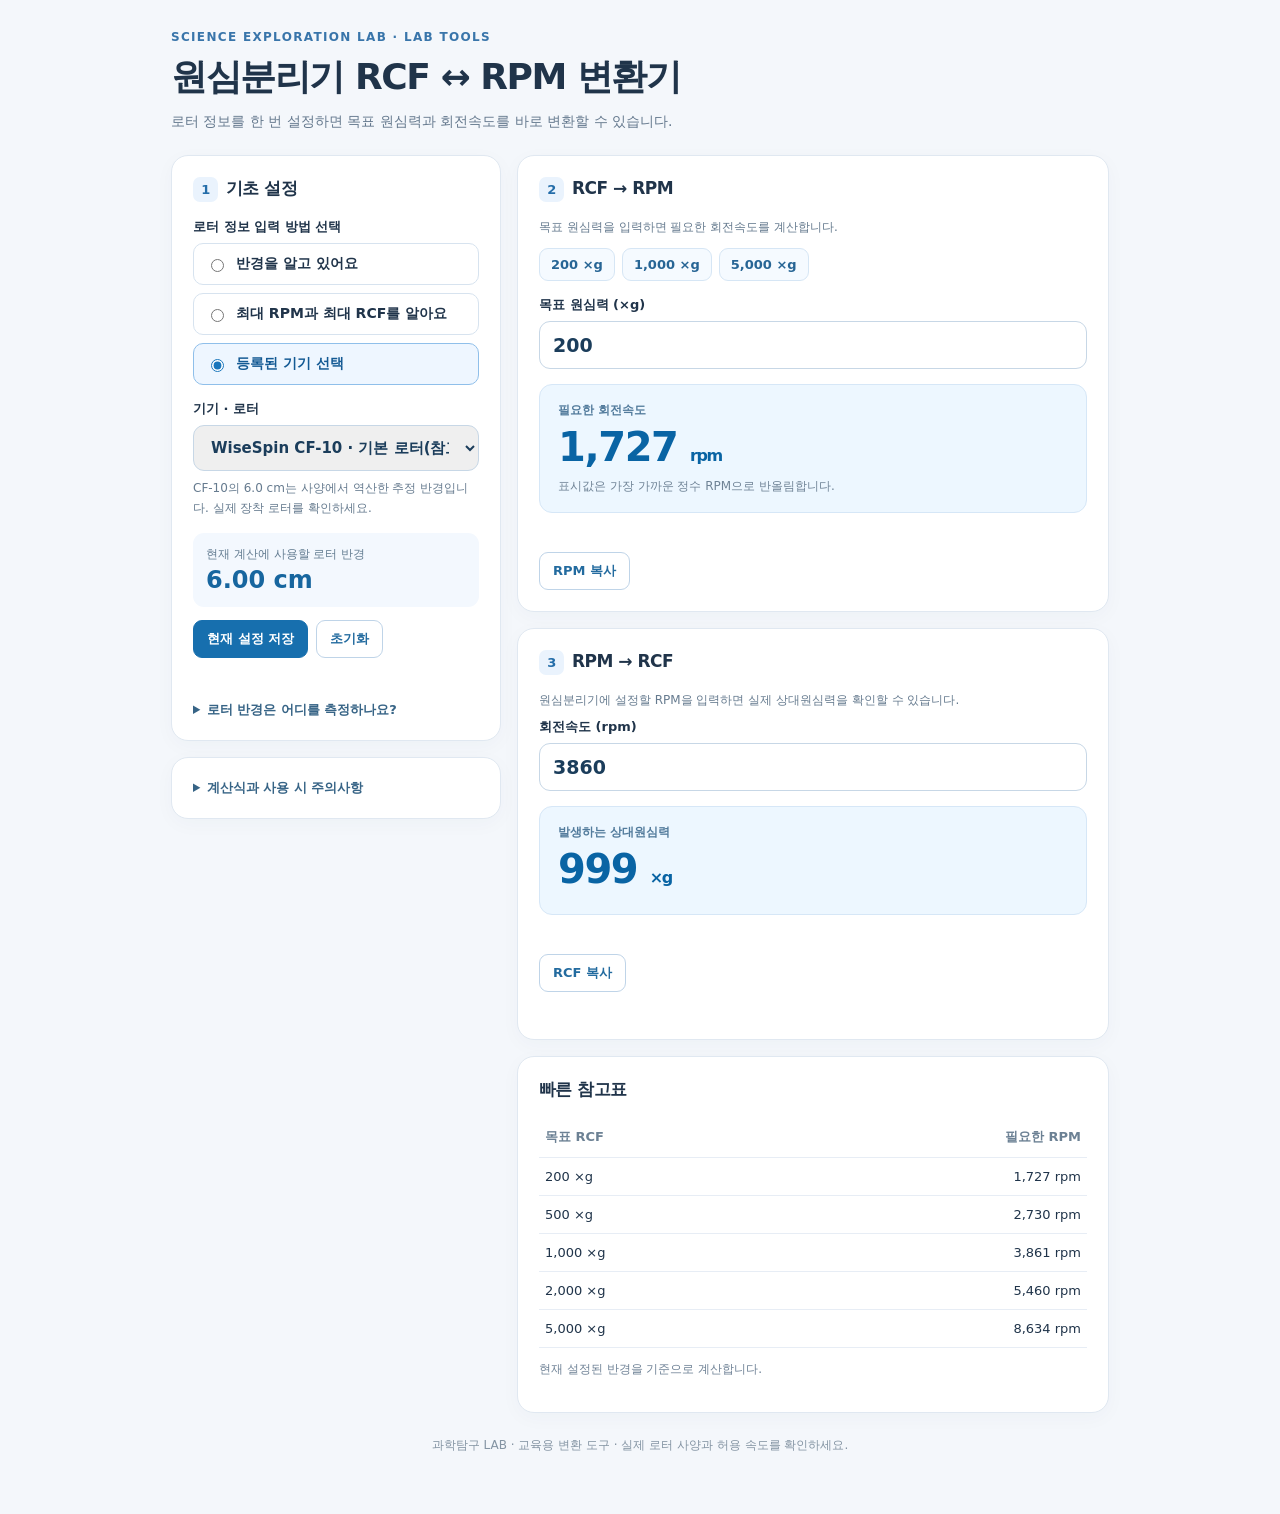
<file: apps/rcf-rpm-converter.html>
<!doctype html><html lang="ko"><head><meta charset="utf-8"><meta name="viewport" content="width=device-width,initial-scale=1"><title>RCF ↔ RPM 변환기 | 과학탐구 LAB</title><style>
:root{font-family:system-ui,'Malgun Gothic',sans-serif;color:#20344a;background:#f4f7fb}*{box-sizing:border-box}body{margin:0}button,input,select{font:inherit}button{cursor:pointer}.wrap{max-width:970px;margin:auto;padding:30px 16px 60px}.over{font-size:12px;font-weight:800;color:#3975aa;letter-spacing:.11em;margin-bottom:9px}h1{font-size:clamp(26px,4vw,36px);letter-spacing:-.04em;margin:0 0 8px}.lead{color:#64788d;font-size:14px;margin:0 0 23px;line-height:1.6}.columns{display:grid;grid-template-columns:330px 1fr;gap:16px;align-items:start}.panel{background:#fff;border:1px solid #e0e8f1;border-radius:17px;padding:21px;margin-bottom:16px;box-shadow:0 5px 20px #24456708}.section{font-size:17px;letter-spacing:-.03em;margin:0 0 16px}.step{display:inline-flex;background:#eaf3fd;color:#246da9;font-size:13px;border-radius:7px;width:25px;height:25px;align-items:center;justify-content:center;margin-right:8px}.label{display:block;font-size:13px;font-weight:800;margin-bottom:7px}.input{width:100%;padding:12px 13px;border:1px solid #c7d7e6;border-radius:11px;font-size:19px;font-weight:750;color:#1b3d5b}.input:focus{outline:2px solid #69a6e0;outline-offset:1px}.input.small{font-size:15px}.choice{display:grid;gap:8px;margin-bottom:15px}.choice label{display:flex;align-items:center;gap:9px;border:1px solid #d7e3ef;padding:11px 12px;border-radius:10px;cursor:pointer;font-size:14px;font-weight:650}.choice label:has(input:checked){background:#eef6ff;border-color:#8fbfea;color:#145a94}.choice input{accent-color:#1976bc}.hint{font-size:12px;line-height:1.6;color:#667b8f;margin:8px 0}.fine{font-size:12px;color:#6f8296;line-height:1.6}.block{margin-bottom:13px}.pair{display:grid;grid-template-columns:1fr 1fr;gap:9px}.effective{background:#f3f8fe;border-radius:11px;padding:13px;margin:15px 0 12px}.effective span{display:block;color:#647d92;font-size:12px}.effective strong{display:block;color:#17669f;font-size:24px;margin-top:3px}.btn{border-radius:9px;padding:9px 13px;border:1px solid #bfd4e8;background:white;color:#236b9f;font-size:13px;font-weight:750}.btn.primary{background:#176fae;color:white;border-color:#176fae}.btn:hover{filter:brightness(.97)}.actions{display:flex;gap:8px;flex-wrap:wrap;margin-top:13px}.preset{display:flex;flex-wrap:wrap;gap:7px;margin:10px 0 15px}.preset button{border:1px solid #d6e6f5;background:#f5faff;border-radius:9px;padding:8px 11px;font-size:13px;color:#276595;font-weight:750}.preset button:hover{background:#e8f4ff}.result{border:1px solid #d6e7f7;background:#edf7ff;border-radius:13px;padding:17px 18px;margin-top:15px}.result .t{font-size:12px;font-weight:800;color:#527b9c}.result .n{font-size:clamp(30px,4vw,40px);font-weight:850;color:#0964a4;letter-spacing:-.035em;margin:5px 0}.result small{font-size:16px}.status{font-size:12px;line-height:1.6;margin:10px 0 0;color:#647b90;min-height:16px}.warn{color:#a44b27!important}.formula{padding:14px;background:#f7f9fc;border-radius:11px;font-size:14px;color:#415e79}.figure{width:100%;height:auto;max-width:270px;display:block;margin:0 auto}.faq summary{font-size:13px;font-weight:800;cursor:pointer;color:#376486}.faq p{font-size:12px;color:#64798e;line-height:1.7}table{border-collapse:collapse;width:100%;font-size:13px}td,th{padding:11px 6px;border-bottom:1px solid #e7edf5;text-align:right}td:first-child,th:first-child{text-align:left}th{color:#6c8194}footer{text-align:center;color:#8494a3;font-size:12px;padding-top:8px}.subtle{font-size:12px;color:#6f8396;margin:8px 0 0}#sectionDirect[hidden],#sectionSpecs[hidden],#sectionPreset[hidden]{display:none} @media(max-width:760px){.columns{grid-template-columns:1fr}.wrap{padding-top:20px}.panel{padding:18px}.pair{grid-template-columns:1fr 1fr}}
</style></head><body><main class="wrap"><div class="over">SCIENCE EXPLORATION LAB · LAB TOOLS</div><h1>원심분리기 RCF ↔ RPM 변환기</h1><p class="lead">로터 정보를 한 번 설정하면 목표 원심력과 회전속도를 바로 변환할 수 있습니다.</p><div class="columns"><div><section class="panel"><h2 class="section"><span class="step">1</span>기초 설정</h2><p class="label">로터 정보 입력 방법 선택</p><div class="choice"><label><input type="radio" name="method" value="direct">반경을 알고 있어요</label><label><input type="radio" name="method" value="specs">최대 RPM과 최대 RCF를 알아요</label><label><input type="radio" name="method" value="preset" checked>등록된 기기 선택</label></div>
<div id="sectionDirect" hidden><div class="block"><label class="label" for="radius">로터 반경 (cm)</label><input class="input" type="number" id="radius" min="0.01" max="100" step="any" value="6" inputmode="decimal"></div><p class="hint">회전축 중심에서 원심분리 중 튜브 바닥의 가장 먼 지점까지의 거리(rmax)를 사용하세요.</p></div>
<div id="sectionSpecs" hidden><div class="pair"><div class="block"><label class="label" for="maxrpm">최대 RPM</label><input class="input small" id="maxrpm" type="number" min="1" step="any" value="13500"></div><div class="block"><label class="label" for="maxrcf">최대 RCF (×g)</label><input class="input small" id="maxrcf" type="number" min="1" step="any" value="12225"></div></div><p class="hint">두 최대값이 <b>같은 로터</b>의 사양일 때만 반경을 정확하게 역산할 수 있습니다.</p></div>
<div id="sectionPreset"><label for="device" class="label">기기 · 로터</label><select id="device" class="input small"><option value="cf10">WiseSpin CF-10 · 기본 로터(참고)</option><option value="custom">저장한 내 기기</option></select><p class="hint" id="deviceHint">CF-10의 6.0 cm는 13,500 rpm과 12,225 ×g를 이용해 역산한 추정 반경입니다. 실제 장착 로터를 확인하세요.</p></div>
<div class="effective"><span>현재 계산에 사용할 로터 반경</span><strong id="radiusOut">6.00 cm</strong></div><div class="actions"><button class="btn primary" type="button" id="save">현재 설정 저장</button><button class="btn" type="button" id="reset">초기화</button></div><div class="status" id="saveStatus" aria-live="polite"></div><details class="faq" style="margin-top:17px"><summary>로터 반경은 어디를 측정하나요?</summary><svg class="figure" viewBox="0 0 280 142" role="img" aria-label="회전축에서 원심분리 중 시료 튜브 바닥 가장 먼 지점까지를 가리키는 로터 반경 개념도"><ellipse cx="131" cy="70" rx="105" ry="45" fill="#edf4fd" stroke="#b1cde9" stroke-width="2"/><circle cx="131" cy="70" r="12" fill="#477ead"/><circle cx="131" cy="70" r="4" fill="white"/><path d="M131 70 L230 99" stroke="#2074b7" stroke-width="2.8" stroke-dasharray="6 4"/><g transform="translate(208,19) rotate(20)"><rect x="-11" y="0" width="22" height="87" rx="8" stroke="#508cbe" stroke-width="2" fill="#bfe1fb"/><rect x="-11" y="0" width="22" height="14" rx="5" fill="#458ac5"/></g><circle cx="230" cy="99" r="4" fill="#2074b7"/><text x="160" y="57" font-size="12" fill="#2267a1" font-weight="bold">rmax</text><text x="74" y="98" font-size="11" fill="#56738e">회전축</text></svg><p>실제 로터가 돌아가는 상태에서 회전축과 튜브 바닥 가장 먼 지점까지의 거리입니다. 제조사 설명서의 rmax를 우선 사용하세요.</p></details></section><section class="panel"><details class="faq"><summary>계산식과 사용 시 주의사항</summary><p class="formula">RCF = 1.118 × 10⁻⁵ × r(cm) × RPM²</p><p>RCF의 단위 ×g는 중력가속도의 배수이며 질량(g)이 아닙니다. 본 계산은 입력 반경에 대응하는 상대원심력입니다. 로터, 튜브, 시료의 허용 RPM과 분리 시간은 제조사 설명서 및 실험 프로토콜을 따라야 합니다.</p></details></section></div>
<div><section class="panel"><h2 class="section"><span class="step">2</span>RCF → RPM</h2><p class="hint">목표 원심력을 입력하면 필요한 회전속도를 계산합니다.</p><div class="preset"><button type="button" data-g="200">200 ×g</button><button type="button" data-g="1000">1,000 ×g</button><button type="button" data-g="5000">5,000 ×g</button></div><label for="rcf" class="label">목표 원심력 (×g)</label><input class="input" id="rcf" type="number" min="0" step="any" value="200"><div class="result" aria-live="polite"><div class="t">필요한 회전속도</div><div class="n" id="rpmOut">—</div><div class="subtle">표시값은 가장 가까운 정수 RPM으로 반올림합니다.</div></div><div class="status" id="rpmWarning"></div><div class="actions"><button class="btn" id="copyRPM" type="button">RPM 복사</button></div></section><section class="panel"><h2 class="section"><span class="step">3</span>RPM → RCF</h2><p class="hint">원심분리기에 설정할 RPM을 입력하면 실제 상대원심력을 확인할 수 있습니다.</p><label for="rpm" class="label">회전속도 (rpm)</label><input class="input" id="rpm" type="number" min="0" step="any" value="3860"><div class="result" aria-live="polite"><div class="t">발생하는 상대원심력</div><div class="n" id="rcfOut">—</div></div><div class="status" id="rcfWarning"></div><div class="actions"><button class="btn" id="copyRCF" type="button">RCF 복사</button></div><div class="status" id="copyStatus" aria-live="polite"></div></section><section class="panel"><h2 class="section">빠른 참고표</h2><table><thead><tr><th>목표 RCF</th><th>필요한 RPM</th></tr></thead><tbody id="rows"></tbody></table><p class="fine">현재 설정된 반경을 기준으로 계산합니다.</p></section></div></div><footer>과학탐구 LAB · 교육용 변환 도구 · 실제 로터 사양과 허용 속도를 확인하세요.</footer></main><script>
(()=>{'use strict';const K=1.118e-5,STORE='science-lab-rcf-simple-v1', $=id=>document.getElementById(id), nf=new Intl.NumberFormat('ko-KR',{maximumFractionDigits:0});let stored=null,calc={};const numeric=id=>$(id).value.trim()===''?NaN:Number($(id).value),ok=n=>Number.isFinite(n)&&n>0,fmt=n=>Number.isFinite(n)?nf.format(Math.round(n)):'—';const method=()=>document.querySelector('input[name="method"]:checked').value;
function config(){let m=method();if(m==='direct')return {r:numeric('radius'),maxrpm:NaN,maxrcf:NaN};if(m==='specs'){let mr=numeric('maxrpm'),mg=numeric('maxrcf');return {r:ok(mr)&&ok(mg)?mg/(K*mr*mr):NaN,maxrpm:mr,maxrcf:mg}}if($('device').value==='custom'&&stored)return {...stored};return {r:12225/(K*13500**2),maxrpm:13500,maxrcf:12225}}
function warn(id,rpm,g,c){let msg='';if(!Number.isFinite(rpm)||!Number.isFinite(g))msg='먼저 올바른 반경과 입력값을 확인하세요.';else if((ok(c.maxrpm)&&rpm>c.maxrpm+1e-7)||(ok(c.maxrcf)&&g>c.maxrcf+1e-7))msg='⚠ 입력한 기기 사양의 허용 범위를 초과합니다.';else if(!ok(c.maxrpm))msg='기기의 최대 허용 RPM은 별도로 확인하세요.';$(id).textContent=msg;$(id).classList.toggle('warn',msg.includes('⚠'))}
function update(){let m=method();['Direct','Specs','Preset'].forEach(s=>$('section'+s).hidden=m!==s.toLowerCase());const c=config(),g=numeric('rcf'),rpm=numeric('rpm'),validR=ok(c.r)&&c.r<=100;let exact=validR&&Number.isFinite(g)&&g>=0?Math.sqrt(g/(K*c.r)):NaN,rounded=Number.isFinite(exact)?Math.round(exact):NaN,actual=validR&&Number.isFinite(rpm)&&rpm>=0?K*c.r*rpm*rpm:NaN;calc={rounded,actual};$('radiusOut').textContent=validR?c.r.toFixed(2)+' cm':'반경을 확인하세요';$('rpmOut').innerHTML=fmt(exact)+' <small>rpm</small>';$('rcfOut').innerHTML=fmt(actual)+' <small>×g</small>';warn('rpmWarning',rounded,Number.isFinite(rounded)?K*c.r*rounded**2:NaN,c);warn('rcfWarning',rpm,actual,c);$('rows').innerHTML=[200,500,1000,2000,5000].map(v=>{let n=validR?Math.sqrt(v/(K*c.r)):NaN;return '<tr><td>'+nf.format(v)+' ×g</td><td>'+fmt(n)+' rpm</td></tr>'}).join('');$('deviceHint').textContent=$('device').value==='custom'?'저장된 반경과 허용값을 불러옵니다.':'CF-10의 6.0 cm는 사양에서 역산한 추정 반경입니다. 실제 장착 로터를 확인하세요.'}
function save(){let c=config();if(!ok(c.r)||c.r>100){$('saveStatus').textContent='유효한 반경을 입력하세요.';return}stored={r:c.r,maxrpm:c.maxrpm,maxrcf:c.maxrcf};try{localStorage.setItem(STORE,JSON.stringify(stored));$('saveStatus').textContent='이 브라우저에 내 기기 설정을 저장했습니다.';$('device').querySelector('[value="custom"]').disabled=false}catch(e){$('saveStatus').textContent='저장이 차단된 환경입니다. 현재 화면에서는 사용할 수 있습니다.'}update()}
function reset(){$('radius').value='6';$('maxrpm').value='13500';$('maxrcf').value='12225';$('device').value='cf10';document.querySelector('input[value="preset"]').checked=true;$('saveStatus').textContent='CF-10 참고 설정으로 돌아왔습니다.';update()}
async function copy(value,label){if(!Number.isFinite(value))return;let txt=String(Math.round(value));try{if(navigator.clipboard&&window.isSecureContext)await navigator.clipboard.writeText(txt);else{const el=document.createElement('textarea');el.value=txt;el.style.position='fixed';el.style.opacity='0';document.body.append(el);el.select();let success=document.execCommand('copy');el.remove();if(!success)throw Error('copy')} $('copyStatus').textContent=label+' 복사 완료'}catch(e){$('copyStatus').textContent='복사할 수 없습니다. 결과 숫자를 직접 선택하세요.'}}
try{let a=JSON.parse(localStorage.getItem(STORE)||'null');if(a&&ok(a.r)&&a.r<=100){stored=a;$('device').querySelector('[value="custom"]').disabled=false}}catch(e){}if(!stored)$('device').querySelector('[value="custom"]').disabled=true;
document.querySelectorAll('input[name="method"]').forEach(el=>el.addEventListener('change',update));['radius','maxrpm','maxrcf','device','rcf','rpm'].forEach(id=>$(id).addEventListener('input',update));document.querySelectorAll('[data-g]').forEach(b=>b.addEventListener('click',()=>{$('rcf').value=b.dataset.g;update()}));$('save').addEventListener('click',save);$('reset').addEventListener('click',reset);$('copyRPM').addEventListener('click',()=>copy(calc.rounded,'RPM'));$('copyRCF').addEventListener('click',()=>copy(calc.actual,'RCF'));update();})();
</script></body></html>
</file>
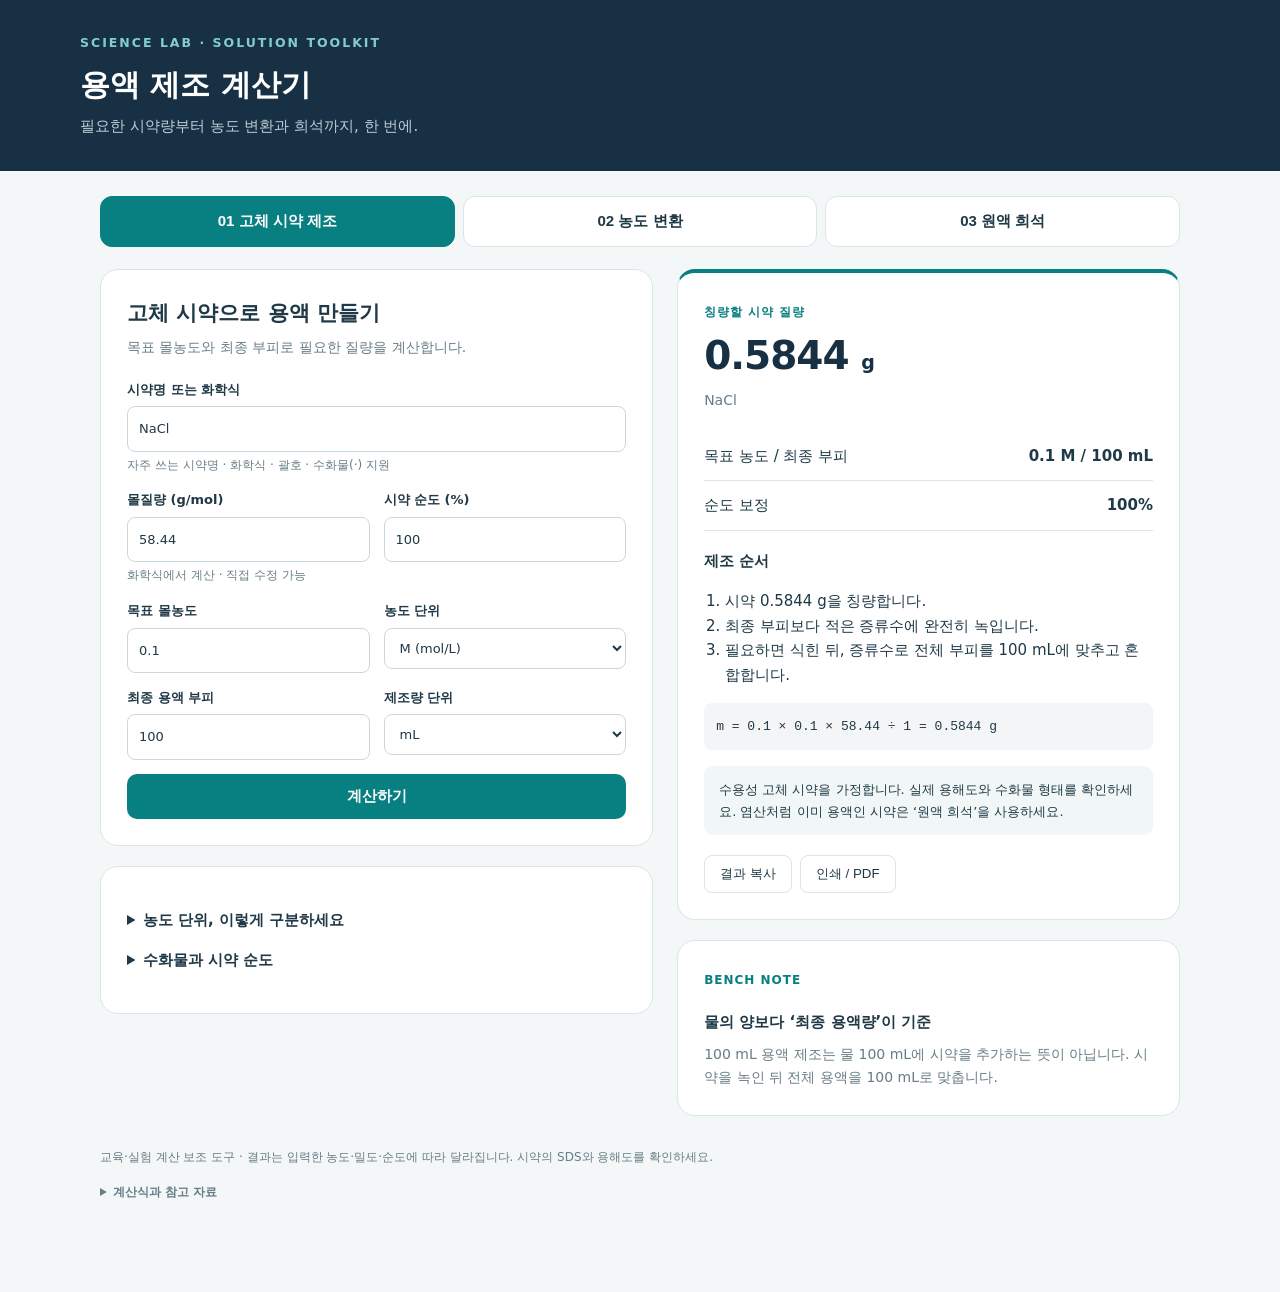
<file: apps/solution-calculator.html>
<!doctype html><html lang="ko"><head><meta charset="utf-8"><meta name="viewport" content="width=device-width,initial-scale=1"><title>용액 제조 계산기</title><style>
:root{--navy:#173044;--teal:#087f80;--ink:#203947;--muted:#687d87;--line:#dce5e6;--bg:#f3f7f7}*{box-sizing:border-box}body{margin:0;background:var(--bg);color:var(--ink);font:15px/1.65 system-ui,sans-serif}header{background:var(--navy);color:white;padding:30px max(24px,calc((100vw - 1120px)/2)) 32px}header small{color:#83ceca;letter-spacing:2px;font-weight:700}h1{font-size:30px;margin:5px 0}header p{margin:0;color:#bfced6}main{max-width:1120px;margin:25px auto;padding:0 20px 50px}.tabs{display:flex;gap:8px;margin-bottom:22px}.tabs button{flex:1;padding:15px;background:white;border:1px solid var(--line);border-radius:12px;font-weight:750;color:var(--ink);font-size:15px}.tabs button.active{background:var(--teal);color:white;border-color:var(--teal)}button{cursor:pointer}button:focus-visible,input:focus-visible,select:focus-visible{outline:3px solid #e7ab53;outline-offset:2px}.layout{display:grid;grid-template-columns:1.1fr 1fr;gap:24px;align-items:start}.card{background:white;border:1px solid var(--line);border-radius:18px;padding:26px;margin-bottom:20px}h2{margin:0 0 5px;font-size:21px}h3{margin:18px 0 8px;font-size:15px}.sub{color:var(--muted);margin:0 0 20px;font-size:14px}.row{display:grid;grid-template-columns:1fr 1fr;gap:14px}label{display:block;font-size:13px;font-weight:700;margin-bottom:14px}input,select{width:100%;margin-top:6px;padding:11px;border:1px solid #cbd8db;border-radius:8px;background:white;color:var(--ink);font:inherit;font-weight:400;min-width:0}input:disabled{background:#f0f4f4}.hint{font-size:12px;color:var(--muted);font-weight:400;margin-top:4px}button.primary{width:100%;background:var(--teal);color:white;border:0;border-radius:10px;padding:13px;font-size:15px;font-weight:700}.chip{background:#eaf5f3;border:1px solid #cce6e1;border-radius:30px;padding:5px 12px;color:#166663;margin:0 5px 12px 0}.result{border-top:4px solid var(--teal);min-height:350px}.eyebrow{font-size:12px;letter-spacing:1px;color:var(--teal);font-weight:750}.big{font-size:39px;letter-spacing:-1px;font-weight:750;margin:8px 0;color:var(--navy);line-height:1.25}.big small{font-size:19px;letter-spacing:0}.stat{display:flex;justify-content:space-between;gap:18px;padding:12px 0;border-bottom:1px solid var(--line)}.note{padding:13px 15px;background:#f0f7f6;border-radius:9px;font-size:13px;margin-top:16px}.warn{background:#fff5e5;color:#795421}.error{color:#a03c30;background:#fff0ed;padding:16px;border-radius:10px}.formula{font:13px/1.8 ui-monospace,monospace;background:#f3f5f7;padding:12px;border-radius:8px;overflow-wrap:anywhere}.actions{display:flex;gap:8px;margin-top:20px}.actions button{background:white;border:1px solid var(--line);border-radius:8px;padding:9px 15px;color:var(--ink)}details{margin:15px 0}summary{cursor:pointer;font-weight:650}a{color:var(--teal)}footer{font-size:12px;color:var(--muted)}[hidden]{display:none!important}ol{padding-left:21px}#status{font-size:12px;color:var(--teal)}@media(max-width:720px){.layout{grid-template-columns:1fr;gap:0}header{padding:24px}h1{font-size:26px}.tabs{gap:5px}.tabs button{padding:12px 5px;font-size:13px}.card{padding:20px}.big{font-size:34px}}@media print{header{background:white;color:black;padding:0}.tabs,.inputs,.actions,footer{display:none}.layout{display:block}.result{border:1px solid #aaa}main{margin:0;padding:0}header p,header small{color:#555}}
</style></head><body><header><small>SCIENCE LAB · SOLUTION TOOLKIT</small><h1>용액 제조 계산기</h1><p>필요한 시약량부터 농도 변환과 희석까지, 한 번에.</p></header><main><nav class="tabs" aria-label="계산 종류"><button class="active" data-mode="solid">01 고체 시약 제조</button><button data-mode="convert">02 농도 변환</button><button data-mode="dilute">03 원액 희석</button></nav><div class="layout"><div class="inputs"><section class="card"><h2 id="formTitle">고체 시약으로 용액 만들기</h2><p class="sub" id="formSub">목표 몰농도와 최종 부피로 필요한 질량을 계산합니다.</p><form id="calcForm" novalidate><label>시약명 또는 화학식<input id="reagent" list="reagents" value="NaCl" placeholder="예: 염화나트륨, HCl, CuSO4·5H2O" autocomplete="off"><datalist id="reagents"></datalist><div class="hint">자주 쓰는 시약명 · 화학식 · 괄호 · 수화물(·) 지원</div></label><div class="row"><label>몰질량 (g/mol)<input id="mw" type="number" min="0" step="any" value="58.44"><div id="mwInfo" class="hint">화학식에서 계산 · 직접 수정 가능</div></label><label id="purityBox">시약 순도 (%)<input id="purity" type="number" value="100" min="0" max="100" step="any"></label></div><div id="solidPanel"><div class="row"><label>목표 몰농도<input id="solidC" type="number" value="0.1" step="any"></label><label>농도 단위<select id="solidUnit"><option value="M">M (mol/L)</option><option value="mM">mM (mmol/L)</option><option value="uM">µM (µmol/L)</option></select></label></div></div><div id="convertPanel" hidden><div class="row"><label>변환할 농도<input id="convertC" type="number" value="10" step="any"></label><label>입력 단위<select id="convertFrom" class="units"></select></label></div><label>출력 단위<select id="convertTo" class="units"></select></label><label id="convertDensityBox" hidden>용액 밀도 (g/mL)<input id="convertDensity" type="number" step="any" placeholder="시약 라벨 또는 SDS에서 확인"><div class="hint">% w/w ↔ 부피 기준 농도 변환에 필요합니다.</div></label></div><div id="dilutePanel" hidden><button type="button" class="chip" id="hclExample">예제: 10% 염산 → 1 M</button><div class="row"><label>원액 농도<input id="stockC" type="number" value="1" step="any"></label><label>원액 단위<select id="stockUnit" class="units"></select></label></div><label id="stockDensityBox" hidden>원액 밀도 (g/mL)<input id="stockDensity" type="number" step="any" placeholder="원액 라벨 또는 SDS 확인"></label><div class="row"><label>목표 농도<input id="targetC" type="number" value="0.1" step="any"></label><label>목표 단위<select id="targetUnit" class="units"></select></label></div><label id="targetDensityBox" hidden>목표 용액 밀도 (g/mL)<input id="targetDensity" type="number" step="any" placeholder="목표 농도에서의 밀도"></label><label id="basisBox" hidden>제조량 기준<select id="basis"><option value="volume">최종 부피로 지정</option><option value="mass">최종 질량으로 지정 (% w/w → % w/w)</option></select><div class="hint">질량 기준이면 밀도 없이 정확한 원액·물 질량을 계산합니다.</div></label></div><div id="amountPanel" class="row"><label id="amountLabel">최종 용액 부피<input id="amount" type="number" value="100" step="any"></label><label>제조량 단위<select id="amountUnit"><option value="mL">mL</option><option value="L">L</option><option value="uL">µL</option></select></label></div><label id="pureDensityBox" hidden>순수 용질의 밀도 (g/mL)<input id="pureDensity" type="number" step="any" placeholder="순수 액체 용질의 밀도"><div class="hint">% v/v와 질량·몰농도 사이를 변환할 때 사용합니다.</div></label><button type="submit" class="primary">계산하기</button></form></section><section class="card"><details><summary>농도 단위, 이렇게 구분하세요</summary><p><b>M</b>: 용액 1 L에 들어 있는 용질의 mol<br><b>% w/v</b>: 용액 100 mL에 들어 있는 용질의 g<br><b>% w/w</b>: 용액 100 g에 들어 있는 용질의 g<br><b>% v/v</b>: 용액 100 mL에 들어 있는 순수 용질의 mL</p><p class="hint">mg/L는 질량/부피 단위입니다. ppm은 기준이 다양하므로 mg/L와 동일하다고 가정하지 않습니다. 밀도는 농도와 온도에 따라 달라집니다.</p></details><details><summary>수화물과 시약 순도</summary><p class="hint">CuSO4와 CuSO4·5H2O는 몰질량이 다릅니다. 실제 병에 적힌 화학식을 입력하세요. 고체 제조의 순도 보정은 나머지 성분이 비활성 불순물인 경우를 가정합니다. 혼합물·완충액 조제와 용해도 판정은 지원하지 않습니다.</p></details></section></div><aside><section class="card result" aria-live="polite" id="result"></section><section class="card"><span class="eyebrow">BENCH NOTE</span><h3>물의 양보다 ‘최종 용액량’이 기준</h3><p class="sub" style="margin:0">100 mL 용액 제조는 물 100 mL에 시약을 추가하는 뜻이 아닙니다. 시약을 녹인 뒤 전체 용액을 100 mL로 맞춥니다.</p></section></aside></div><footer><p>교육·실험 계산 보조 도구 · 결과는 입력한 농도·밀도·순도에 따라 달라집니다. 시약의 SDS와 용해도를 확인하세요.</p><details><summary>계산식과 참고 자료</summary><p>질량 = 몰농도 × 최종 부피(L) × 몰질량 ÷ 순도분율<br>g/L = % w/v × 10 = % w/w × 밀도(g/mL) × 10<br>M = (g/L) ÷ 몰질량 · 희석: 용질량 보존</p><a href="https://operations.ok.ubc.ca/wp-content/uploads/sites/200/2024/11/How-to-calculate-percent-solution.pdf" target="_blank" rel="noopener">UBC · 백분율과 몰농도</a> · <a href="https://pubs.usgs.gov/of/2002/of02-371/METHODS/mixacid.htm" target="_blank" rel="noopener">USGS · 산 희석</a></details></footer></main><script>
'use strict';
const $=id=>document.getElementById(id);let mode='solid',lastText='';
const atoms={H:1.008,He:4.0026,Li:6.94,Be:9.0122,B:10.81,C:12.011,N:14.007,O:15.999,F:18.998,Ne:20.180,Na:22.990,Mg:24.305,Al:26.982,Si:28.085,P:30.974,S:32.06,Cl:35.45,Ar:39.948,K:39.098,Ca:40.078,Sc:44.956,Ti:47.867,V:50.942,Cr:51.996,Mn:54.938,Fe:55.845,Co:58.933,Ni:58.693,Cu:63.546,Zn:65.38,Ga:69.723,Ge:72.630,As:74.922,Se:78.971,Br:79.904,Kr:83.798,Rb:85.468,Sr:87.62,Y:88.906,Zr:91.224,Mo:95.95,Ag:107.868,Cd:112.414,Sn:118.710,I:126.904,Ba:137.327,W:183.84,Pt:195.084,Au:196.967,Hg:200.592,Pb:207.2};
const names={'염화나트륨':'NaCl','소금':'NaCl','수산화나트륨':'NaOH','염산':'HCl','황산':'H2SO4','질산':'HNO3','아세트산':'CH3COOH','초산':'CH3COOH','포도당':'C6H12O6','설탕':'C12H22O11','자당':'C12H22O11','염화칼륨':'KCl','염화칼슘':'CaCl2','탄산나트륨':'Na2CO3','탄산수소나트륨':'NaHCO3','황산구리':'CuSO4','황산구리 오수화물':'CuSO4·5H2O','에탄올':'C2H5OH','과산화수소':'H2O2','요소':'CH4N2O','과망가니즈산칼륨':'KMnO4','과망간산칼륨':'KMnO4','질산은':'AgNO3','황산마그네슘 칠수화물':'MgSO4·7H2O'};
for(const [n,f]of Object.entries(names))$('reagents').insertAdjacentHTML('beforeend',`<option value="${n}">${f}</option><option value="${f}">${n}</option>`);
const unitLabels={M:'M (mol/L)',mM:'mM (mmol/L)',uM:'µM (µmol/L)',gL:'g/L',mgL:'mg/L',wv:'% w/v (g/100 mL)',ww:'% w/w (g/100 g)',vv:'% v/v (mL/100 mL)'};
document.querySelectorAll('.units').forEach(s=>{s.innerHTML=Object.entries(unitLabels).map(([v,l])=>`<option value="${v}">${l}</option>`).join('')});$('convertFrom').value='ww';$('convertTo').value='M';
function molarMass(raw){let f=names[raw.trim()]||raw.trim();f=f.replace(/[₀-₉]/g,c=>'₀₁₂₃₄₅₆₇₈₉'.indexOf(c)).replace(/\s/g,'').replace(/\[/g,'(').replace(/\]/g,')');if(!f)throw Error('시약명 또는 화학식을 입력하세요.');let total=0;for(let part of f.split(/[·•.]/)){if(!part)throw Error('화학식을 확인하세요.');let lead=part.match(/^([1-9]\d*)/),mult=lead?Number(lead[1]):1;if(lead)part=part.slice(lead[1].length);let i=0;function count(){let m=part.slice(i).match(/^\d+/);if(!m)return 1;i+=m[0].length;let n=+m[0];if(n<1||n>10000)throw Error('원자 개수를 확인하세요.');return n}function group(nested=false){let sum=0,seen=false;while(i<part.length&&part[i]!==')'){seen=true;if(part[i]==='('){i++;let g=group(true);if(part[i]!==')')throw Error('괄호가 맞지 않습니다.');i++;sum+=g*count()}else{let m=part.slice(i).match(/^[A-Z][a-z]?/);if(!m||!atoms[m[0]])throw Error('인식할 수 없는 화학식입니다. 몰질량을 직접 입력하세요.');i+=m[0].length;sum+=atoms[m[0]]*count()}}if(!seen)throw Error('빈 화학식입니다.');return sum}total+=group()*mult;if(i!==part.length)throw Error('괄호가 맞지 않습니다.')}if(!Number.isFinite(total)||total<=0)throw Error('몰질량을 확인하세요.');return total}
function num(id){let n=Number($(id).value);if(!Number.isFinite(n)||n<=0)throw Error($(id).closest('label')?.childNodes[0]?.textContent.trim()+'에 0보다 큰 값을 입력하세요.');return n}
function conc(id,u){let n=num(id);if(['ww','vv'].includes(u)&&n>100)throw Error('질량·부피 백분율은 100%를 초과할 수 없습니다.');return n}
function massNeeded(u){return ['M','mM','uM'].includes(u)}
function toGL(c,u,mw,rho,pure){switch(u){case'M':return c*mw;case'mM':return c*mw/1000;case'uM':return c*mw/1e6;case'gL':return c;case'mgL':return c/1000;case'wv':return c*10;case'ww':return c*rho*10;case'vv':return c*pure*10}}
function fromGL(c,u,mw,rho,pure){return c/toGL(1,u,mw,rho,pure)}
const fmt=n=>Number(n.toPrecision(6)).toLocaleString('en-US',{maximumSignificantDigits:6});
const esc=s=>String(s).replace(/[&<>"']/g,c=>({'&':'&amp;','<':'&lt;','>':'&gt;','"':'&quot;',"'":'&#39;'}[c]));
function identify(){try{$('mw').value=molarMass($('reagent').value).toFixed(3);$('mwInfo').textContent=(names[$('reagent').value.trim()]||$('reagent').value)+' · 화학식에서 계산'}catch(e){$('mw').value='';$('mwInfo').textContent=e.message}clearResult()}
function clearResult(){$('result').innerHTML='<span class="eyebrow">CALCULATION RESULT</span><h2 style="margin-top:16px">입력값을 확인하고 계산하세요</h2><p class="sub">계산 결과와 제조 방법이 여기에 표시됩니다.</p>';lastText=''}
function show(id,b){$(id).hidden=!b}function sync(){let a=mode==='convert'?$('convertFrom').value:$('stockUnit').value,b=mode==='convert'?$('convertTo').value:$('targetUnit').value;show('solidPanel',mode==='solid');show('convertPanel',mode==='convert');show('dilutePanel',mode==='dilute');show('purityBox',mode==='solid');show('amountPanel',mode!=='convert');const bothWW=a==='ww'&&b==='ww';show('basisBox',mode==='dilute'&&bothWW);if(!bothWW)$('basis').value='volume';let mass=mode==='dilute'&&bothWW&&$('basis').value==='mass';let prev=$('amountUnit').value;let opts=mass?['g','kg']:['mL','L','uL'];if(!opts.includes(prev)){$('amountUnit').innerHTML=opts.map(v=>`<option value="${v}">${v==='uL'?'µL':v}</option>`).join('')}$('amountLabel').childNodes[0].textContent=mass?'최종 용액 질량':'최종 용액 부피';show('convertDensityBox',mode==='convert'&&a!==b&&(a==='ww'||b==='ww'));show('stockDensityBox',mode==='dilute'&&a==='ww'&&!mass);show('targetDensityBox',mode==='dilute'&&b==='ww'&&!mass);show('pureDensityBox',mode!=='solid'&&a!==b&&(a==='vv'||b==='vv'));clearResult()}
function render(head,value,unit,body){$('result').innerHTML=`<span class="eyebrow">${head}</span><div class="big">${value} <small>${unit}</small></div>${body}<div class="actions"><button id="copy" type="button">결과 복사</button><button id="print" type="button">인쇄 / PDF</button></div><div id="status" role="status"></div>`;lastText=$('result').innerText.split('결과 복사')[0];$('copy').onclick=async()=>{try{await navigator.clipboard.writeText(lastText);$('status').textContent='결과를 복사했습니다.'}catch{$('status').textContent='브라우저에서 복사를 허용하지 않습니다. 결과를 직접 선택해 복사하세요.'}};$('print').onclick=()=>window.print()}
function calculate(){try{const reagent=esc($('reagent').value||'시약');let body=`<p class="sub">${reagent}</p>`;if(mode==='solid'){let mw=num('mw'),p=num('purity');if(p>100)throw Error('순도는 100% 이하로 입력하세요.');let c=num('solidC')*({M:1,mM:.001,uM:1e-6}[$('solidUnit').value]),v=num('amount')*({mL:.001,L:1,uL:1e-6}[$('amountUnit').value]),g=c*v*mw/(p/100);if(!Number.isFinite(g))throw Error('계산 범위를 초과했습니다.');body+=`<div class="stat"><span>목표 농도 / 최종 부피</span><b>${fmt(c)} M / ${fmt(v*1000)} mL</b></div><div class="stat"><span>순도 보정</span><b>${fmt(p)}%</b></div><h3>제조 순서</h3><ol><li>시약 ${fmt(g)} g을 칭량합니다.</li><li>최종 부피보다 적은 증류수에 완전히 녹입니다.</li><li>필요하면 식힌 뒤, 증류수로 전체 부피를 ${fmt(v*1000)} mL에 맞추고 혼합합니다.</li></ol><div class="formula">m = ${fmt(c)} × ${fmt(v)} × ${fmt(mw)} ÷ ${fmt(p/100)} = ${fmt(g)} g</div><div class="note">수용성 고체 시약을 가정합니다. 실제 용해도와 수화물 형태를 확인하세요. 염산처럼 이미 용액인 시약은 ‘원액 희석’을 사용하세요.</div>`;render('칭량할 시약 질량',fmt(g),'g',body);return}
let a=mode==='convert'?$('convertFrom').value:$('stockUnit').value,b=mode==='convert'?$('convertTo').value:$('targetUnit').value,c=conc(mode==='convert'?'convertC':'stockC',a),same=a===b,wwmass=mode==='dilute'&&a==='ww'&&b==='ww'&&$('basis').value==='mass';let mw=(!same&&(massNeeded(a)||massNeeded(b)))?num('mw'):1,pure=(!same&&(a==='vv'||b==='vv'))?num('pureDensity'):1;
if(mode==='convert'){let rho=!same&&(a==='ww'||b==='ww')?num('convertDensity'):1,out=same?c:fromGL(toGL(c,a,mw,rho,pure),b,mw,rho,pure);if(!Number.isFinite(out)||out<=0)throw Error('계산 범위를 확인하세요.');if(['ww','vv'].includes(b)&&out>100+1e-8)throw Error('결과가 100%를 초과합니다. 입력 농도와 밀도를 확인하세요.');body+=`<div class="stat"><span>입력 농도</span><b>${fmt(c)} ${esc(unitLabels[a])}</b></div><div class="note">같은 용액의 농도 표현만 바꿉니다. 물을 추가하는 희석 계산이 아닙니다.</div>`;if(!same)body+=`<div class="formula">공통 기준: ${fmt(toGL(c,a,mw,rho,pure))} g/L<br>${a==='ww'||b==='ww'?'용액 밀도: '+fmt(rho)+' g/mL<br>':''}${massNeeded(a)||massNeeded(b)?'몰질량: '+fmt(mw)+' g/mol':''}</div>`;render('변환된 농도',fmt(out),esc(unitLabels[b]),body);return}
let target=conc('targetC',b),amount=num('amount'),stock,water,unit,ratio,c1,c2,v;if(wwmass){v=amount*($('amountUnit').value==='kg'?1000:1);if(target>c)throw Error('목표 농도가 원액보다 높습니다. 물을 넣어 만들 수 없습니다.');stock=v*target/c;water=v-stock;unit='g';ratio=water/stock;body+=`<p>최종 용액 ${fmt(v)} g · ${fmt(target)}% w/w</p><div class="stat"><span>넣을 증류수 질량</span><b>${fmt(water)} g</b></div><div class="stat"><span>원액 : 증류수 (질량비)</span><b>1 : ${fmt(ratio)}</b></div><div class="note">원액과 증류수를 각각 질량으로 계량합니다. 물의 부피를 g과 같은 숫자의 mL로 단정하지 마세요.</div><div class="formula">원액 질량 = ${fmt(v)} × ${fmt(target)} ÷ ${fmt(c)}</div>`}else{let r1=a==='ww'?num('stockDensity'):1,r2=b==='ww'?num('targetDensity'):1;v=amount*({mL:1,L:1000,uL:.001}[$('amountUnit').value]);c1=same&&a!=='ww'?c:toGL(c,a,mw,r1,pure);c2=same&&b!=='ww'?target:toGL(target,b,mw,r2,pure);if(c2>c1*(1+1e-10))throw Error('목표 농도가 원액보다 높습니다. 물로 희석할 수 없습니다. 농도와 밀도를 확인하세요.');stock=v*c2/c1;water=Math.max(0,v-stock);unit='mL';ratio=water/stock;body+=`<p>${fmt(c)} ${esc(unitLabels[a])} → ${fmt(target)} ${esc(unitLabels[b])}</p><div class="stat"><span>최종 용액 부피</span><b>${fmt(v)} mL</b></div><div class="stat"><span>증류수 부피 (근사)</span><b>약 ${fmt(water)} mL</b></div><div class="stat"><span>원액 : 증류수 (근사 부피비)</span><b>1 : ${fmt(ratio)}</b></div><div class="note warn">물의 양과 부피비는 부피가 더해진다고 가정한 참고값입니다. 정확한 제조는 원액 ${fmt(stock)} mL를 취하고, 증류수로 <b>최종 ${fmt(v)} mL</b>에 맞추세요. 혼합 후 온도를 맞춘 뒤 눈금을 읽습니다.</div><div class="formula">V₁ = V₂ × C₂ / C₁<br>${fmt(v)} × ${fmt(c2)} ÷ ${fmt(c1)} = ${fmt(stock)} mL<br>${a==='ww'?'원액 밀도 '+fmt(r1)+' g/mL · ':''}${b==='ww'?'목표 밀도 '+fmt(r2)+' g/mL':''}</div>`}if(!Number.isFinite(stock)||!Number.isFinite(ratio))throw Error('계산 범위를 초과했습니다.');body+='<div class="note">산 희석 시에는 물에 산을 천천히 넣으며 혼합하세요. 발열이 있으면 충분히 식힌 뒤 최종량을 맞춥니다. 해당 시약의 SDS에 따른 보호구와 환기 조건을 지키세요.</div>';render('필요한 원액',fmt(stock),unit,body)
}catch(e){$('result').innerHTML=`<span class="eyebrow">입력 확인</span><p class="error">${esc(e.message)}</p>`;lastText=''}}
$('reagent').addEventListener('change',identify);$('mw').addEventListener('input',()=>{$('mwInfo').textContent='사용자 입력 몰질량';clearResult()});$('calcForm').onsubmit=e=>{e.preventDefault();calculate()};$('calcForm').addEventListener('input',clearResult);document.querySelectorAll('select').forEach(s=>s.addEventListener('change',sync));document.querySelectorAll('[data-mode]').forEach(b=>b.onclick=()=>{mode=b.dataset.mode;document.querySelectorAll('[data-mode]').forEach(x=>{x.classList.toggle('active',x===b);x.setAttribute('aria-pressed',x===b)});$('formTitle').textContent={solid:'고체 시약으로 용액 만들기',convert:'농도 단위 변환',dilute:'원액에서 목표 농도로 희석'}[mode];$('formSub').textContent={solid:'목표 몰농도와 최종 부피로 필요한 질량을 계산합니다.',convert:'같은 용액을 다른 농도 단위로 표현합니다.',dilute:'같은 시약의 수용액을 증류수로 희석합니다.'}[mode];sync()});$('hclExample').onclick=()=>{$('reagent').value='HCl';identify();$('stockC').value=10;$('stockUnit').value='ww';$('stockDensity').value='1.05';$('targetC').value=1;$('targetUnit').value='M';$('amount').value=100;$('amountUnit').value='mL';sync();calculate();$('result').insertAdjacentHTML('afterbegin','<div class="note warn">학습 예제: 원액 밀도 1.05 g/mL를 가정했습니다. 실제 제품의 라벨·SDS 값으로 바꾸세요.</div>')};sync();calculate();
</script></body></html>
</file>
<file: styles.css>
:root{--navy:#142c37;--deep:#0e222d;--teal:#087d78;--aqua:#4ec9b7;--text:#223440;--muted:#677981;--line:#e4ebed;--bg:#f6f8f6;--white:#fff;--radius:19px;--shadow:0 17px 46px rgba(22,53,61,.075);--sans:Pretendard,"Apple SD Gothic Neo","Malgun Gothic","Noto Sans KR",system-ui,-apple-system,sans-serif}
*{box-sizing:border-box}html{scroll-behavior:smooth}body{margin:0;background:var(--bg);color:var(--text);font-family:var(--sans);font-size:15px;line-height:1.65;letter-spacing:-.035em}.sr-only{position:absolute;width:1px;height:1px;padding:0;margin:-1px;overflow:hidden;clip:rect(0,0,0,0);white-space:nowrap;border:0}button,input,select,textarea{font:inherit}button{cursor:pointer}a{text-decoration:none;color:inherit}a:focus-visible,button:focus-visible,input:focus-visible,select:focus-visible,textarea:focus-visible{outline:3px solid #55c1a6;outline-offset:3px}img{max-width:100%}[hidden]{display:none!important}.wrap{width:min(1180px,calc(100% - 48px));margin-inline:auto}
.site-header{height:74px;background:rgba(255,255,255,.95);border-bottom:1px solid #e8eeee;position:relative;z-index:10}.head-inner{height:100%;display:flex;align-items:center;justify-content:space-between;gap:20px}.brand{display:flex;align-items:center;gap:11px;font-size:18px;font-weight:850;letter-spacing:-.055em;white-space:nowrap}.brand-mark{width:35px;height:35px;border-radius:10px;display:grid;place-items:center;color:white;background:var(--teal);font-size:23px;font-weight:700;box-shadow:0 6px 14px #087d782e}.brand span.suffix{color:var(--teal)}.head-links{display:flex;align-items:center;gap:30px;color:#62737b;font-size:13px;font-weight:700}.head-links a:hover{color:var(--teal)}.head-status{display:inline-flex;gap:7px;align-items:center;border:1px solid #d3ece6;border-radius:99px;padding:6px 13px;color:var(--teal);background:#f5fbf9;font-size:12px;font-weight:700}.dot{display:inline-block;background:#35b99b;width:7px;height:7px;border-radius:100%}
.hero{background:linear-gradient(115deg,#173744 0%,#123642 57%,#15514d 100%);overflow:hidden;position:relative;color:#fff;min-height:356px}.hero:after{content:"";position:absolute;inset:0;background-image:radial-gradient(#e6fff81e .8px,transparent .8px);background-size:22px 22px;opacity:.8;pointer-events:none}.hero .wrap{min-height:356px;display:grid;grid-template-columns:1.28fr .72fr;gap:25px;align-items:center;position:relative;z-index:1}.hero-copy{padding:47px 0 49px}.eyebrow{display:inline-flex;align-items:center;gap:10px;text-transform:uppercase;letter-spacing:.2em;color:#8de4cd;font-size:11px;font-weight:800}.eyebrow:before{content:"";width:22px;height:1px;background:#76c7b3}.hero h1{font-size:clamp(34px,4.2vw,52px);line-height:1.27;letter-spacing:-.065em;margin:15px 0 15px;font-weight:850;word-break:keep-all}.hero h1 .accent{color:#83e3cd}.hero p{max-width:570px;color:#c4d9dc;line-height:1.85;font-size:15px;word-break:keep-all;margin:0}.hero-buttons{display:flex;gap:11px;margin-top:27px;flex-wrap:wrap}.btn{border-radius:10px;border:1px solid transparent;display:inline-flex;gap:8px;align-items:center;justify-content:center;padding:10px 18px;font-size:13px;font-weight:800;min-height:42px;transition:transform .16s,background .16s,border .16s}.btn:hover{transform:translateY(-2px)}.btn-primary{color:#104c48;background:#a1f0d8}.btn-primary:hover{background:#c7ffeb}.btn-ghost{color:white;background:#ffffff0d;border-color:#ffffff40}.btn-ghost:hover{background:#ffffff18}.hero-art{width:100%;height:285px;position:relative;display:grid;place-items:center}.graph-card{position:absolute;width:310px;height:205px;right:12px;top:37px;border-radius:17px;background:rgba(255,255,255,.97);transform:rotate(-7deg);box-shadow:0 28px 56px #03181e73;padding:21px;color:#163943}.graph-card .topline{display:flex;align-items:center;justify-content:space-between;font-size:10px;font-weight:800;color:#4e727a;letter-spacing:0}.graph-card .mini-pills{display:flex;gap:4px}.graph-card .mini-pills i{width:6px;height:6px;background:#cbdfe0;border-radius:99px}.graph-card svg{width:100%;height:118px;margin-top:10px}.graph-card .bottomline{display:flex;justify-content:space-between;color:#657d85;font-size:9px;letter-spacing:0}.float-chip{position:absolute;left:1px;top:35px;display:flex;gap:8px;align-items:center;background:#fff;border-radius:12px;padding:11px 13px;font-weight:850;color:#244550;box-shadow:0 16px 28px #051e2666;transform:rotate(6deg);font-size:12px}.float-chip b{font-size:20px}.float-chip2{left:35px;top:auto;bottom:23px;transform:rotate(4deg)}
.main{padding-top:44px;padding-bottom:62px}.section-head{display:flex;align-items:flex-end;justify-content:space-between;gap:20px;margin-bottom:21px}.overline{font-size:11px;text-transform:uppercase;letter-spacing:.18em;color:var(--teal);font-weight:800}.section-head h2{font-weight:830;font-size:26px;letter-spacing:-.06em;line-height:1.36;margin:5px 0 0}.section-head p{color:var(--muted);font-size:13px;margin:6px 0 0}.count{font-size:14px;color:var(--muted)}.count strong{font-size:21px;color:var(--teal)}
.notice{display:flex;gap:12px;align-items:flex-start;padding:14px 18px;border-radius:12px;border:1px solid #d1e9df;color:#3f7167;background:#ecf9f2;margin-bottom:22px;font-size:13px}.notice .ico{font-size:17px}.notice strong{font-weight:800}
.toolbar{display:flex;align-items:center;gap:12px;margin-bottom:15px;flex-wrap:wrap}.search-wrap{position:relative;flex:1 1 310px}.search-wrap:before{content:"⌕";position:absolute;top:50%;left:15px;transform:translateY(-58%);font-size:24px;color:#8a9a9c;line-height:1}.search{height:48px;width:100%;border:1px solid #dce5e6;background:white;border-radius:11px;padding:0 14px 0 45px;color:var(--text);outline:none;font-size:13px}.search:focus{border-color:#3db399;box-shadow:0 0 0 3px #48b99d27}.toolbar select{min-width:134px;height:48px;border-radius:11px;border:1px solid #dce5e6;background:white;color:#50626c;padding:0 14px;font-size:13px;font-weight:700}.filters{display:flex;gap:8px;flex-wrap:wrap;align-items:center;margin-bottom:24px}.chip{border:1px solid #dfe8e7;background:#fff;color:#5e7178;padding:8px 15px;border-radius:99px;font-size:12px;font-weight:750;transition:all .15s}.chip:hover{border-color:#a6cfc4}.chip[aria-pressed="true"]{background:#176b65;color:white;border-color:#176b65}.filter-divider{width:1px;height:23px;background:#d9e4e2;margin:0 3px}.fav-filter{display:inline-flex;align-items:center;gap:6px}
.cards{display:grid;grid-template-columns:repeat(3,minmax(0,1fr));gap:17px}.app-card{min-width:0;background:white;border:1px solid #e4ebeb;border-radius:var(--radius);box-shadow:0 7px 20px #1e4a5010;display:flex;flex-direction:column;overflow:hidden;transition:transform .17s,box-shadow .17s,border-color .17s}.app-card:hover{transform:translateY(-3px);box-shadow:var(--shadow);border-color:#b9dcce}.card-top{position:relative;padding:20px 20px 14px;display:flex;justify-content:space-between;gap:16px;align-items:flex-start}.app-icon{width:58px;height:58px;display:grid;place-items:center;border-radius:14px;background:var(--card-tint,#e9f4ef);font-size:28px;overflow:hidden;flex:none}.app-icon img{width:100%;height:100%;object-fit:cover}.star-btn{width:35px;height:35px;display:grid;place-items:center;background:#fff;border:1px solid #e5eceb;color:#aab8b7;font-size:23px;border-radius:10px;line-height:1}.star-btn[aria-pressed="true"]{color:#d9a64d;background:#fff8e8;border-color:#f8e6b7}.card-main{padding:0 20px 15px;flex:1}.card-labels{display:flex;gap:6px;flex-wrap:wrap;align-items:center;margin-bottom:10px}.tiny-tag{font-size:10px;font-weight:800;color:#36796d;background:#eaf5f1;border-radius:5px;padding:3px 8px}.tiny-tag.grade{color:#707f86;background:#f1f4f5}.app-card h3{font-size:18px;line-height:1.4;letter-spacing:-.045em;margin:0 0 8px;font-weight:850;word-break:keep-all}.card-desc{color:#708187;font-size:12.7px;line-height:1.7;margin:0;min-height:44px;word-break:keep-all}.tagline{display:flex;gap:5px;flex-wrap:wrap;margin-top:14px}.text-tag{font-size:10px;color:#879498;padding:3px 8px;background:#f5f7f7;border-radius:5px}.card-foot{border-top:1px solid #edf1f1;padding:12px 18px;display:flex;justify-content:space-between;gap:10px;align-items:center;min-height:60px}.app-state{font-size:11px;color:#82908c;font-weight:750;display:inline-flex;gap:6px;align-items:center}.app-state.ready{color:#128a74}.app-state:before{content:"";display:inline-block;width:6px;height:6px;background:#afbcb9;border-radius:100%}.app-state.ready:before{background:#16ad83}.card-actions{display:flex;gap:7px;align-items:center}.text-button{border:0;background:transparent;font-size:12px;color:#5c7779;font-weight:800;padding:8px 7px}.open-button{font-size:12px;font-weight:800;background:#176f66;color:white;padding:8px 13px;border-radius:7px;display:inline-flex;align-items:center;gap:5px;transition:background .15s}.open-button:hover{background:#095148}.muted-button{font-size:11px;font-weight:800;color:#889999;background:#f1f4f4;padding:8px 12px;border-radius:7px}.empty{padding:70px 15px;text-align:center;background:#fff;border-radius:20px;border:1px dashed #ccdadd;color:#6a7b82}.empty strong{font-size:19px;color:var(--text);display:block;margin-bottom:4px}.empty button{margin-top:12px}
.guide-section{margin-top:58px}.guide-panel{border-radius:20px;background:#eaf2ef;display:grid;grid-template-columns:1fr 1fr;gap:18px;padding:32px 38px}.guide-panel h2{font-size:25px;letter-spacing:-.05em;margin:4px 0 9px;line-height:1.4}.guide-panel p{font-size:13px;color:#64767b;max-width:420px}.guide-steps{display:flex;flex-direction:column;gap:10px;justify-content:center}.guide-item{display:flex;align-items:center;gap:13px;background:#ffffffa8;padding:12px 15px;border-radius:12px;color:#526b72;font-size:12px}.guide-item b{font-size:16px;color:#0b8070}.site-footer{background:#fff;border-top:1px solid #e6eded;padding:25px 0;color:#7c8b8f;font-size:12px}.foot-inner{display:flex;justify-content:space-between;gap:20px;align-items:center}.foot-inner b{color:#47666a}.footer-signal{color:var(--teal)}
.modal-backdrop{position:fixed;inset:0;background:#0a1a26a8;z-index:99;display:grid;place-items:center;padding:20px}.modal{width:min(490px,100%);max-height:min(650px,90vh);overflow:auto;background:white;border-radius:19px;padding:27px;box-shadow:0 28px 80px #0003;position:relative}.modal-close{position:absolute;right:16px;top:12px;background:transparent;border:none;font-size:26px;line-height:1;color:#788c8a;width:34px;height:34px}.modal .icon-big{font-size:36px}.modal h2{font-size:24px;line-height:1.4;letter-spacing:-.06em;margin:9px 0 6px}.modal p{color:#667a7d;font-size:14px}.modal .info-label{font-size:11px;font-weight:900;color:#087d78;margin-top:20px;margin-bottom:3px}.modal .info-box{background:#f4f8f7;border-radius:10px;padding:13px 15px;color:#4b686e;font-size:13px;word-break:keep-all}.modal .modal-actions{display:flex;gap:8px;margin-top:24px}.modal .modal-actions a{flex:1}.modal .modal-actions .btn{color:#fff;background:#116f65}.modal .modal-actions .btn[aria-disabled=true]{background:#e9eeee;color:#98a7a8;cursor:default}.badge-example{font-size:11px;font-weight:800;color:#ae7950}
/* 관리자 화면 */
.manage-body{background:#f6f8f6}.manage-hero{padding:34px 0 29px;background:#12333d;color:white}.manage-hero h1{margin:0;font-size:30px;letter-spacing:-.06em}.manage-hero p{color:#c0dadd;font-size:13px;margin:5px 0 0}.manage-layout{display:grid;grid-template-columns:minmax(275px,.85fr) minmax(350px,1.15fr);gap:20px;align-items:start;padding-top:30px;padding-bottom:60px}.panel{border:1px solid #e1e9e8;border-radius:16px;background:#fff;padding:22px;box-shadow:0 7px 22px #1e4a5010;min-width:0}.panel h2{margin:0 0 5px;font-size:19px;letter-spacing:-.045em}.help-text{margin:0;color:#788b90;font-size:12px}.manage-actions{display:flex;gap:8px;flex-wrap:wrap;margin:17px 0}.manage-btn{background:#117468;color:white;border:1px solid #117468;border-radius:9px;padding:9px 13px;font-size:12px;font-weight:850}.manage-btn:hover{background:#095c54}.manage-btn.light{background:#f3faf7;color:#137568;border-color:#cee5dd}.manage-btn.neutral{background:white;color:#65797a;border-color:#dae4e5}.manage-btn.danger{background:#fff6f3;color:#ad5f46;border-color:#eed6cf}.manage-btn:disabled{opacity:.4;cursor:default}.manage-list{display:flex;flex-direction:column;gap:9px;margin-top:20px}.manage-item{display:flex;gap:9px;align-items:center;padding:11px 12px;border:1px solid #e1e9e8;border-radius:10px;cursor:pointer;background:#fff;text-align:left;width:100%}.manage-item.selected{background:#eaf7f3;border-color:#6fbfb0}.manage-item .mi-icon{font-size:24px;width:32px;text-align:center}.manage-item .mi-main{flex:1;min-width:0}.manage-item strong{display:block;font-size:13px;white-space:nowrap;text-overflow:ellipsis;overflow:hidden}.manage-item small{display:block;font-size:11px;color:#869796}.form-section{display:grid;gap:13px}.form-grid{display:grid;grid-template-columns:1fr 1fr;gap:12px}.field{display:flex;flex-direction:column;gap:5px;min-width:0}.field label,.field-label{font-size:12px;font-weight:850;color:#405a61}.field input,.field textarea,.field select{width:100%;border-radius:9px;border:1px solid #dbe6e6;background:#fff;min-height:40px;padding:9px 11px;font-size:13px;color:#263f49;outline:0}.field textarea{min-height:80px;resize:vertical;line-height:1.55}.field input:focus,.field textarea:focus,.field select:focus{border-color:#38a68f;box-shadow:0 0 0 3px #3aab9120}.check-line{display:flex;flex-wrap:wrap;gap:12px;align-items:center}.check-line label{display:flex;align-items:center;gap:6px;color:#546f73;font-size:12px;font-weight:700}.check-line input{accent-color:#087d78}.settings-box{display:grid;gap:12px;background:#f3f8f6;border:1px solid #e0ece7;border-radius:12px;padding:15px;margin:17px 0}.hr{border:none;border-top:1px solid #e9eeee;margin:22px 0}.form-bottom{display:flex;align-items:center;justify-content:space-between;flex-wrap:wrap;gap:8px;margin-top:16px}.toast{position:fixed;right:20px;bottom:24px;padding:12px 18px;color:#fff;background:#173b42;border-radius:11px;box-shadow:0 9px 30px #0002;max-width:min(420px,calc(100% - 40px));font-size:13px;z-index:1000}.warning-note{font-size:12px;color:#8c765d;line-height:1.65;background:#fff8ed;padding:14px 16px;border-radius:11px;border:1px solid #f1e0c5;margin:14px 0}.upload-field{position:relative;display:inline-flex;align-items:center;justify-content:center;cursor:pointer}.upload-field input{position:absolute;opacity:0;width:100%;height:100%;inset:0;cursor:pointer}
@media(max-width:960px){.cards{grid-template-columns:repeat(2,minmax(0,1fr))}.hero .wrap{grid-template-columns:1fr .65fr}.graph-card{right:-35px;transform:rotate(-5deg) scale(.9)}.float-chip{left:-10px}.manage-layout{grid-template-columns:1fr 1fr}}
@media(max-width:700px){.wrap{width:min(100% - 32px,1180px)}.site-header{height:64px}.head-links{display:none}.hero .wrap{grid-template-columns:1fr}.hero{min-height:auto}.hero .wrap{min-height:0}.hero-copy{padding:45px 0}.hero h1{font-size:36px}.hero-art{display:none}.section-head{align-items:start}.section-head h2{font-size:23px}.main{padding-top:32px}.search-wrap{flex:1 1 100%}.toolbar select{flex:1 1 calc(50% - 5px);min-width:0}.guide-panel{grid-template-columns:1fr;padding:24px}.foot-inner{align-items:flex-start;flex-direction:column;gap:5px}.manage-layout{grid-template-columns:1fr}.manage-hero h1{font-size:26px}}
@media(max-width:510px){.cards{grid-template-columns:1fr;gap:12px}.hero h1{font-size:32px}.hero p{font-size:13px}.section-head{flex-direction:column;gap:7px}.filter-divider{display:none}.toolbar{gap:8px}.card-desc{min-height:0}.form-grid{grid-template-columns:1fr}.manage-layout{padding-top:17px}.panel{padding:16px}.brand{font-size:16px}.head-status{font-size:10px;padding:4px 9px}}
@media(prefers-reduced-motion:reduce){*,*:before,*:after{scroll-behavior:auto!important;transition:none!important}}

.subject-section{margin:0 0 28px;background:#ffffffb8;border:1px solid #e5eceb;border-radius:22px;padding:22px 22px 18px;box-shadow:0 8px 24px #143d4b0a}.subject-head{display:flex;align-items:flex-start;justify-content:space-between;gap:12px;margin-bottom:16px}.subject-head-main{min-width:0}.subject-title-row{display:flex;align-items:center;gap:10px;flex-wrap:wrap}.subject-badge{display:inline-flex;align-items:center;padding:7px 12px;border-radius:999px;background:#eaf4f2;color:#176b65;font-size:13px;font-weight:850}.subject-count{font-size:12px;font-weight:800;color:#6d7d82;background:#f4f7f7;padding:6px 10px;border-radius:999px}.subject-blurb{margin:8px 0 0;color:#6c7c82;font-size:13px;line-height:1.6;word-break:keep-all}.subject-cards{margin-top:0}.subject-section:nth-child(1) .subject-badge{background:#ecf8f6}.subject-section:nth-child(2) .subject-badge{background:#edf4ff;color:#4b6698}.subject-section:nth-child(3) .subject-badge{background:#eef6ea;color:#50774d}.subject-section:nth-child(4) .subject-badge{background:#fff7ea;color:#9a7438}.subject-section:nth-child(5) .subject-badge{background:#f4efff;color:#725197}.subject-section:nth-child(6) .subject-badge{background:#eef4fb;color:#4e688a}@media(max-width:700px){.subject-section{padding:18px 16px 14px}.subject-head{margin-bottom:14px}}


/* ============================================================
   과목별 포털 레이아웃 보정
   #cards는 과목 섹션 목록(세로 1열), .subject-cards는 앱 카드 그리드.
   이전의 .cards 공통 grid 속성이 외부 과목 컨테이너에도 적용되어
   과목 박스와 카드가 좁아지는 문제를 분리해 해결합니다.
   ============================================================ */
#cards {
  display: flex;
  flex-direction: column;
  align-items: stretch;
  gap: 26px;
  width: 100%;
  min-width: 0;
}
#cards > .subject-section {
  display: block;
  width: 100%;
  min-width: 0;
  margin: 0;
  padding: 25px 26px 27px;
}
#cards .subject-cards {
  display: grid;
  grid-template-columns: repeat(3, minmax(0, 1fr));
  gap: 18px;
  width: 100%;
  min-width: 0;
}
.subject-section .subject-head { margin-bottom: 20px; }
.subject-section .subject-badge { font-size: 15px; padding: 8px 15px; }
.subject-section .subject-blurb { font-size: 13px; }
.subject-section[data-subject="통합과학1"] .subject-badge { background: #ecf8f6; color: #176b65; }
.subject-section[data-subject="통합과학2"] .subject-badge { background: #edf4ff; color: #4b6698; }
.subject-section[data-subject="생명과학"] .subject-badge { background: #eef6ea; color: #50774d; }
.subject-section[data-subject="세포와 물질대사"] .subject-badge { background: #fff7ea; color: #9a7438; }
.subject-section[data-subject="생물의 유전"] .subject-badge { background: #f4efff; color: #725197; }
.subject-section[data-subject="생물실험"] .subject-badge { background: #eef4fb; color: #4e688a; }

@media (max-width: 960px) {
  #cards .subject-cards { grid-template-columns: repeat(2, minmax(0, 1fr)); }
}
@media (max-width: 700px) {
  #cards { gap: 18px; }
  #cards > .subject-section { padding: 18px 16px 21px; }
  #cards .subject-cards { grid-template-columns: minmax(0, 1fr); gap: 13px; }
}

/* 연결된 HTML 앱의 실제 실행 화면 미리보기 */
.app-preview{width:100%;aspect-ratio:16/9;overflow:hidden;background:#e9f0ef;border-bottom:1px solid #e5eceb}
.app-preview img{display:block;width:100%;height:100%;object-fit:cover;object-position:top center}

/* 앱이 아직 제작되지 않은 교과는 과도한 빈 공간 없이 간단하게 안내 */
.subject-section.subject-pending{padding:16px 22px 14px;background:#f9fbfa;border-style:dashed;box-shadow:none}
.subject-pending .subject-head{margin-bottom:3px}
.subject-pending .subject-badge{background:#eef2f1;color:#526b69}
.subject-pending .subject-count{background:#e9efed;color:#81918e}
.subject-pending .subject-blurb{font-size:12px;margin-top:5px}
.pending-message{margin:6px 0 0;font-size:12px;color:#82928f}
@media(max-width:700px){.subject-section.subject-pending{padding:15px 16px}}
</file>
